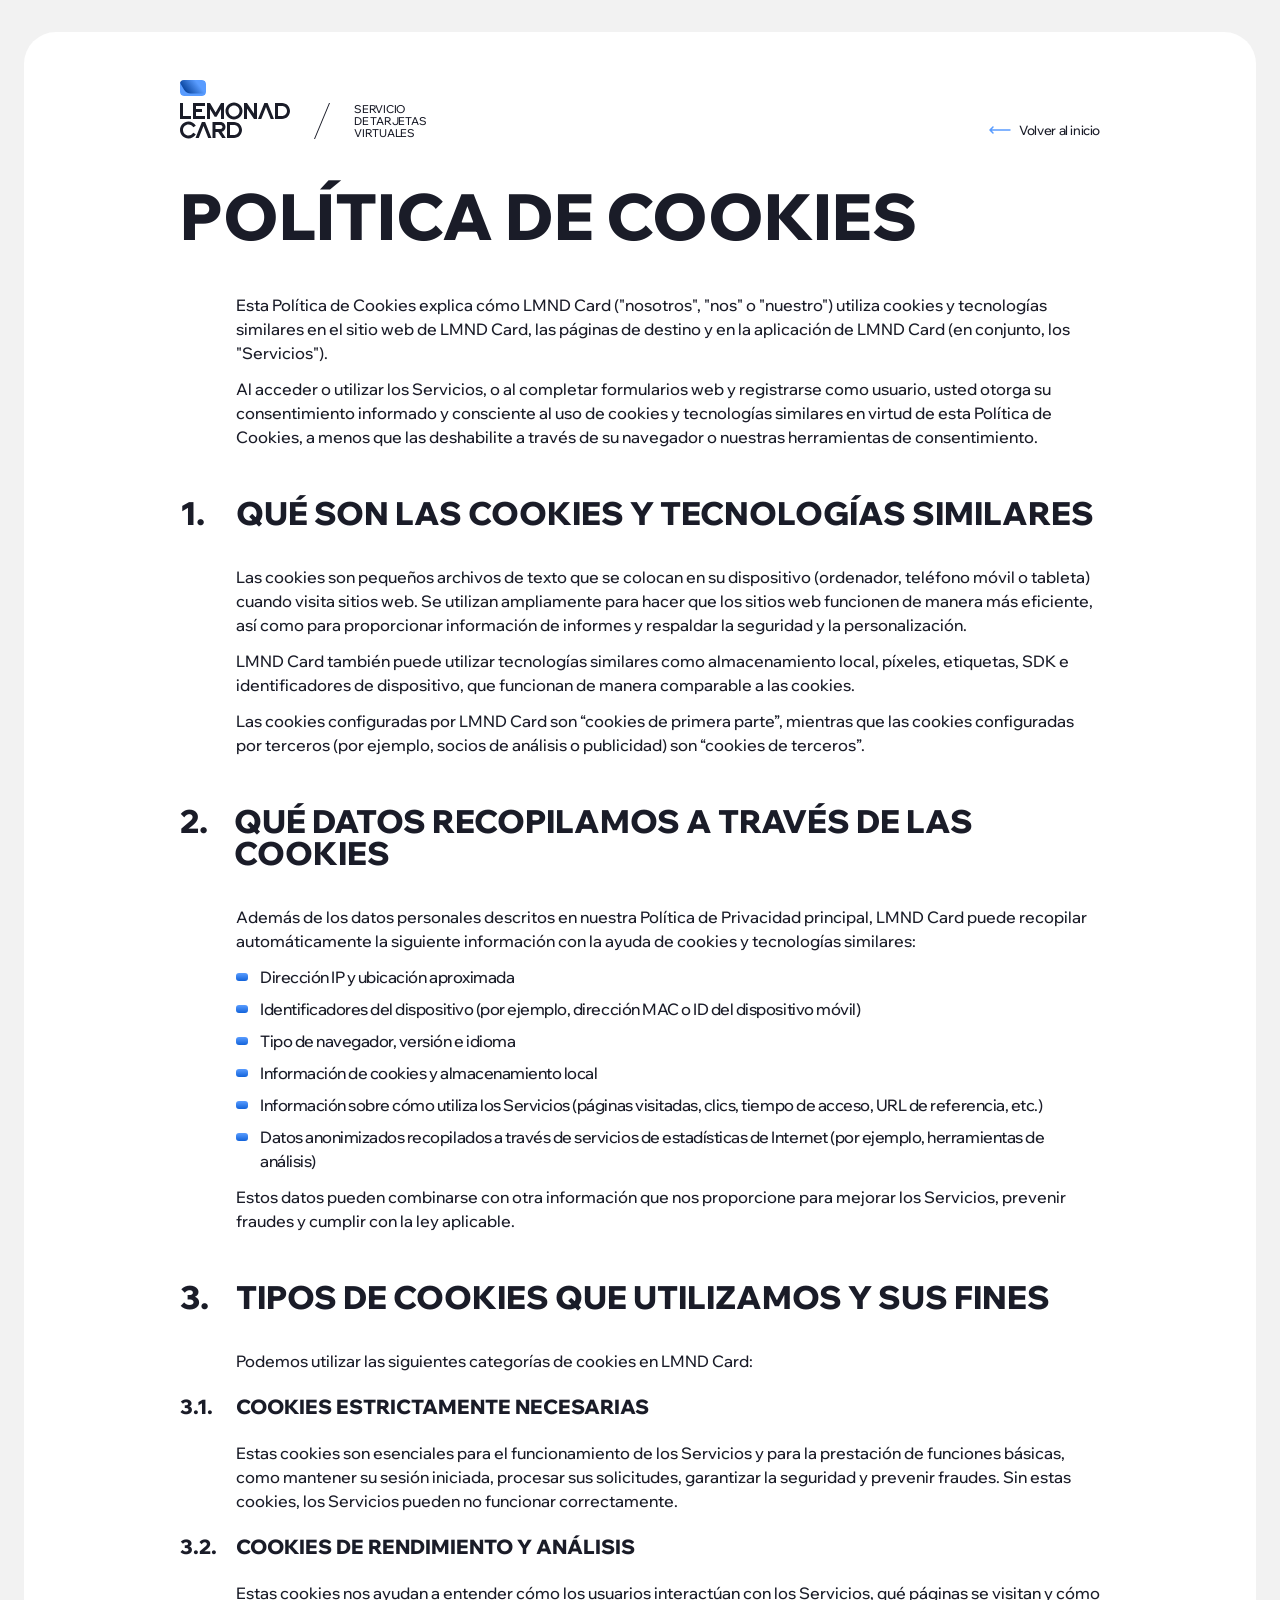
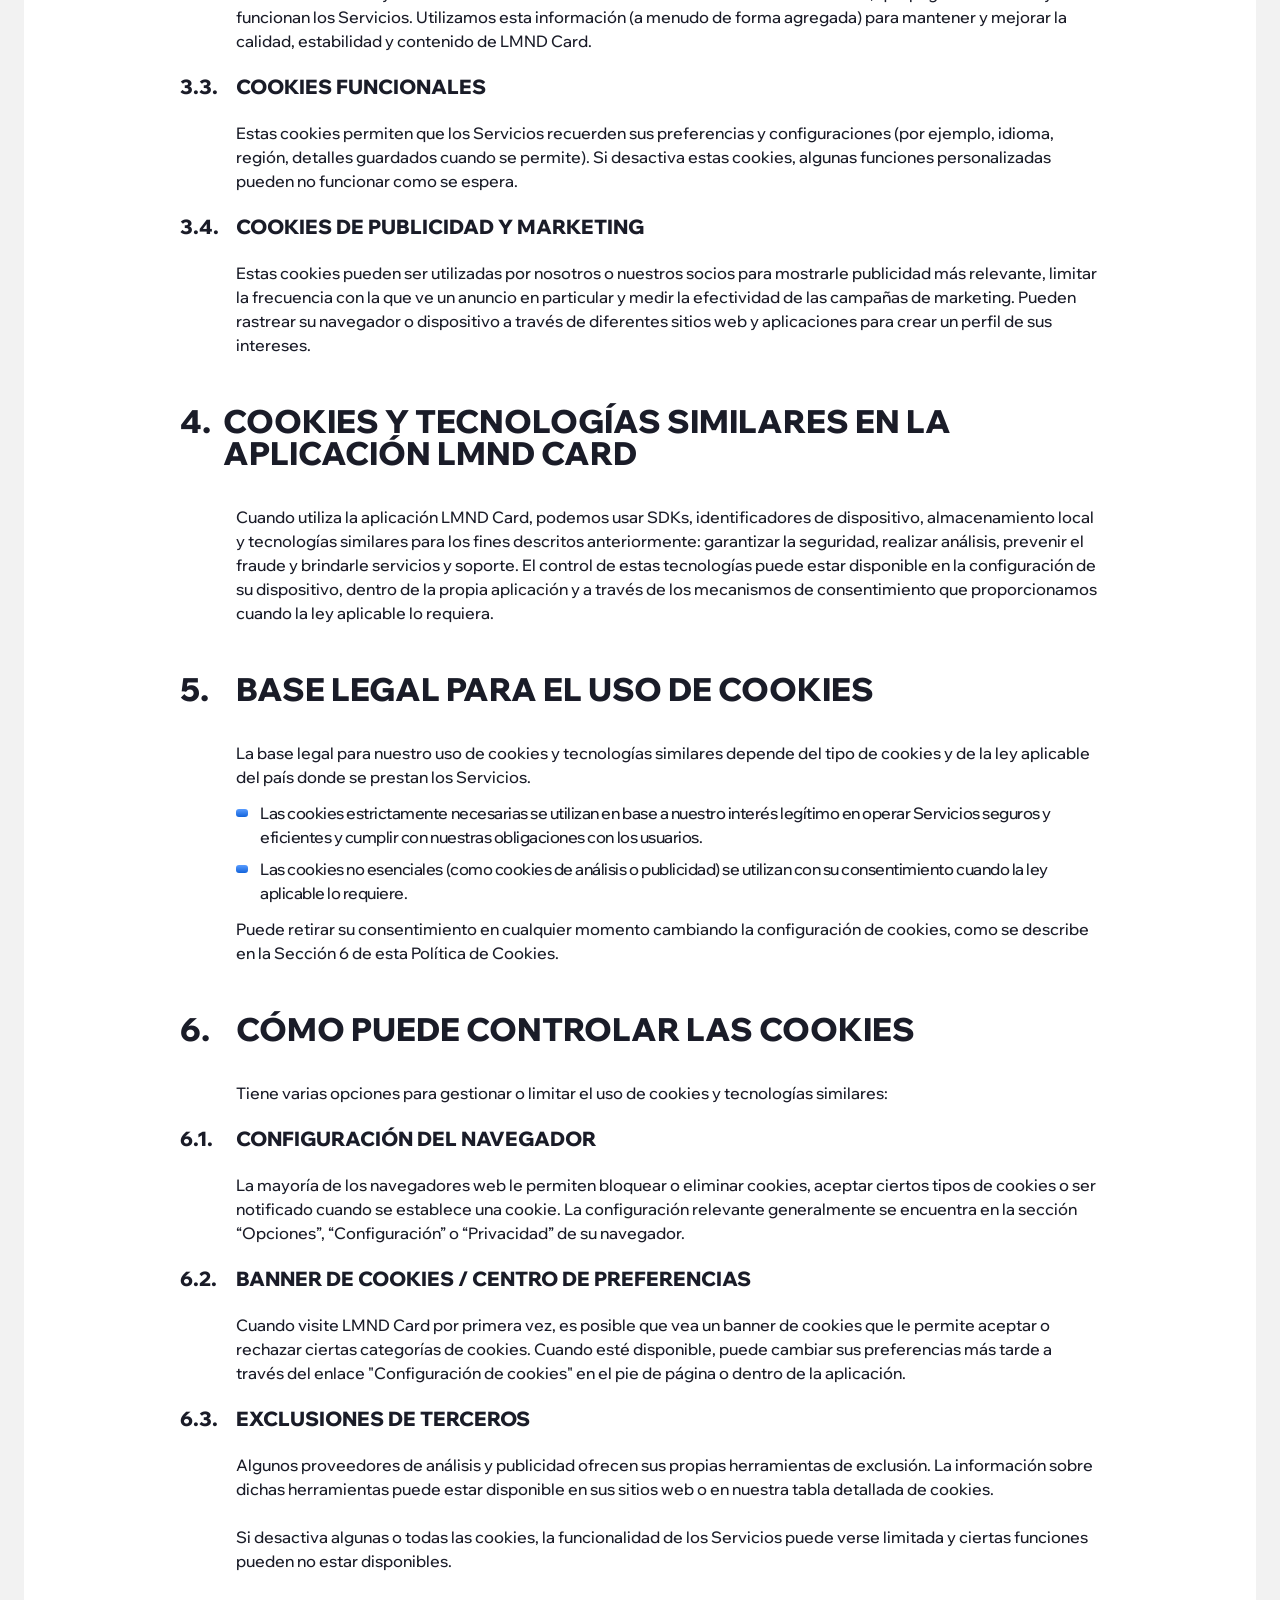
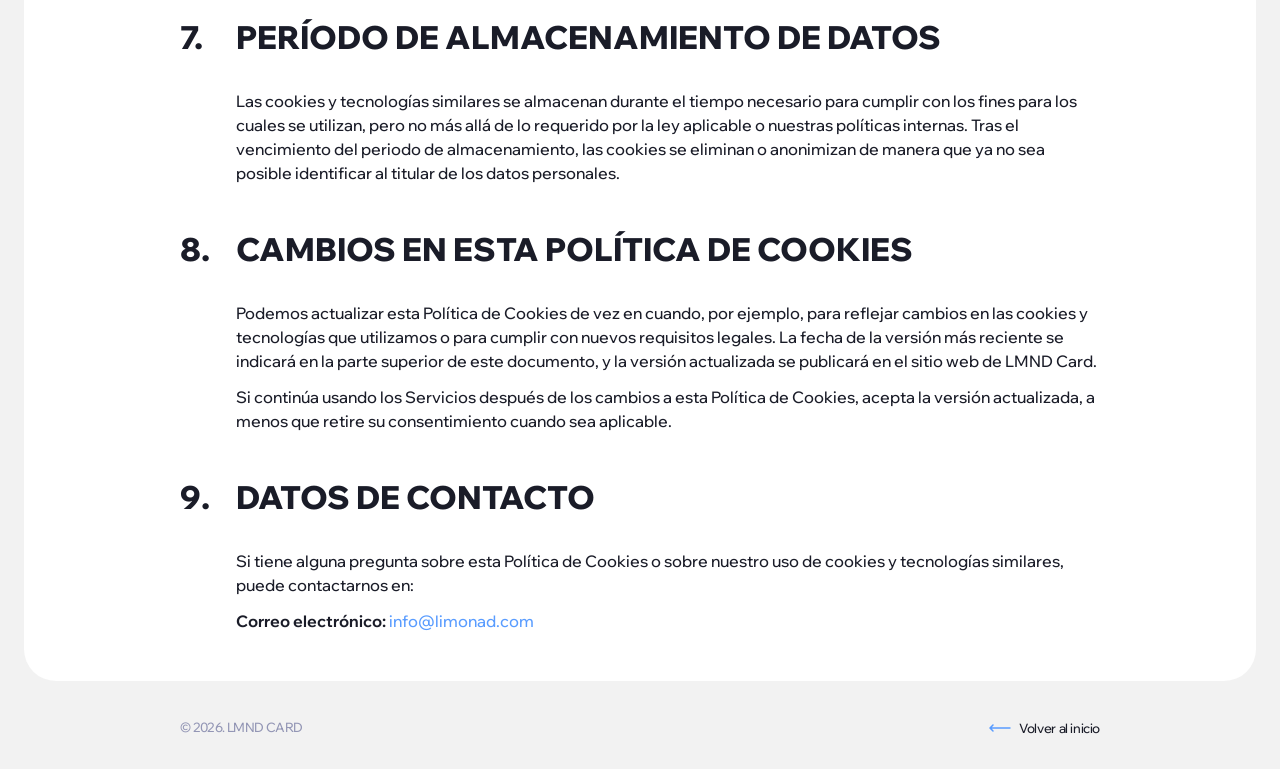
<file: cookie-policy-es.html>
<!DOCTYPE html>
<html lang="ru">

<head>
  <meta charset="UTF-8">
  <meta name="viewport"
    content="width=device-width, user-scalable=no, initial-scale=1.0, maximum-scale=1.0, minimum-scale=1.0">
  <meta http-equiv="X-UA-Compatible" content="ie=edge">
  <link rel="icon" type="image/png" sizes="32x32" href="/img/favicon/favicon-32.png">
  <link rel="icon" type="image/png" sizes="16x16" href="/img/favicon/favicon-16.png">
  <link rel="apple-touch-icon" sizes="180x180" href="/img/favicon/favicon-apple.png">
  <link rel="icon" type="image/x-icon" href="favicon.ico">
  <title>Lemonad Card — Servicio de tarjetas virtuales</title>
  <link rel="stylesheet" href="css/normalize.css">
  <script src="js/indexSecond.js" defer></script>
  <link rel="stylesheet" href="css/fonts.css">
  <link rel="stylesheet" href="css/style.css">
   <script src="js/utmSignUpLinks.js" defer></script>
</head>

<body class="page page--second">
  <div class="page-wrapper container">
    <div class="container-mini">
      <header class="header">
        <a class="controls__logo logo-main" href="/" style="margin: 0;">
          <div class="logo-main__wrapper">
            <img class="logo-main__all-img" src="/img/logo-footer.svg" alt width="110" height="59">
          </div>
          <span class="logo-main__split" style="color: var(--dark);">
            <svg width="16" height="36" viewBox="0 0 16 36" fill="none" xmlns="http://www.w3.org/2000/svg">
              <path d="M1 36H0L15 0H16L1 36Z" fill="currentColor" />
            </svg>
          </span>
          <p class="logo-main__text" style="color: var(--dark);">Servicio<br>
            de tarjetas<br>
            virtuales</p>
        </a>
        <a class="btn-back" href="/">
          <span class="btn-back__icon">
            <svg width="22" height="16" viewBox="0 0 22 16" fill="none" xmlns="http://www.w3.org/2000/svg">
              <path
                d="M4.53027 4.46979C4.23738 4.1769 3.76262 4.1769 3.46973 4.46979L0.469727 7.46979L0.417969 7.52643C0.391624 7.55873 0.371718 7.59469 0.351562 7.62995C0.336036 7.6571 0.319711 7.68381 0.307617 7.71296C0.286906 7.76295 0.272122 7.81466 0.262695 7.86725C0.254982 7.91039 0.25 7.95471 0.25 8.00007C0.250005 8.04345 0.255618 8.08565 0.262695 8.12702C0.263625 8.13245 0.262622 8.13821 0.263672 8.14362C0.272822 8.19076 0.286432 8.23727 0.304688 8.28229C0.305552 8.28442 0.307708 8.28602 0.308594 8.28815C0.328734 8.33642 0.354472 8.38136 0.383789 8.42389C0.395149 8.44037 0.405142 8.45798 0.417969 8.4737C0.433968 8.49331 0.451445 8.51206 0.469727 8.53034L3.46973 11.5303C3.76262 11.8232 4.23738 11.8232 4.53027 11.5303C4.82316 11.2375 4.82315 10.7627 4.53027 10.4698L2.81055 8.75007H21C21.4142 8.75007 21.75 8.41424 21.75 8.00007C21.75 7.58585 21.4142 7.25007 21 7.25007H2.81055L4.53027 5.53034C4.82316 5.23745 4.82315 4.76269 4.53027 4.46979Z"
                fill="#599CFF" />
            </svg>
          </span>
          <p class="btn-back__text">Volver <span>al inicio</span></p>
        </a>
      </header>

      <main class="main main--second">
        <h1 class="h1-second">Política de Cookies</h1>
        <div class="block__texts">
          <p>Esta Política de Cookies explica cómo LMND Card ("nosotros", "nos" o "nuestro") utiliza cookies y
            tecnologías similares en el sitio web de LMND Card, las páginas de destino y en la aplicación de LMND Card
            (en conjunto, los "Servicios").</p>
          <p>Al acceder o utilizar los Servicios, o al completar formularios web y registrarse como usuario, usted
            otorga su consentimiento informado y consciente al uso de cookies y tecnologías similares en virtud de esta
            Política de Cookies, a menos que las deshabilite a través de su navegador o nuestras herramientas de
            consentimiento.</p>
        </div>
        <div class="block">
          <h2 class="block__title"><span>1. </span><span>Qué son las cookies y tecnologías similares</span></h2>
          <div class="block__texts">
            <p>Las cookies son pequeños archivos de texto que se colocan en su dispositivo (ordenador, teléfono móvil o
              tableta) cuando visita sitios web. Se utilizan ampliamente para hacer que los sitios web funcionen de
              manera más eficiente, así como para proporcionar información de informes y respaldar la seguridad y la
              personalización.</p>
            <p>LMND Card también puede utilizar tecnologías similares como almacenamiento local, píxeles, etiquetas, SDK
              e identificadores de dispositivo, que funcionan de manera comparable a las cookies.</p>
            <p>Las cookies configuradas por LMND Card son “cookies de primera parte”, mientras que las cookies
              configuradas por terceros (por ejemplo, socios de análisis o publicidad) son “cookies de terceros”.</p>
          </div>
        </div>
        <div class="block">
          <h2 class="block__title"><span>2. </span><span>Qué datos recopilamos a través de las cookies</span></h2>
          <div class="block__content-list">
            <p>Además de los datos personales descritos en nuestra Política de Privacidad principal, LMND Card puede
              recopilar automáticamente la siguiente información con la ayuda de cookies y tecnologías similares:</p>
            <ul>
              <li>Dirección IP y ubicación aproximada</li>
              <li>Identificadores del dispositivo (por ejemplo, dirección MAC o ID del dispositivo móvil)</li>
              <li>Tipo de navegador, versión e idioma</li>
              <li>Información de cookies y almacenamiento local</li>
              <li>Información sobre cómo utiliza los Servicios (páginas visitadas, clics, tiempo de acceso, URL de referencia, etc.)</li>
              <li>Datos anonimizados recopilados a través de servicios de estadísticas de Internet (por ejemplo, herramientas de análisis)</li>
            </ul>
            <p>Estos datos pueden combinarse con otra información que nos proporcione para mejorar los Servicios, prevenir fraudes y cumplir con la ley aplicable.</p>
          </div>
        </div>
        <div class="block">
          <h2 class="block__title"><span>3. </span><span>Tipos de cookies que utilizamos y sus fines</span></h2>
          <div class="block__texts">
            <p>Podemos utilizar las siguientes categorías de cookies en LMND Card:</p>
          </div>
          <h3 class="block__subtitle"><span>3.1. </span><span>Cookies estrictamente necesarias</span></h3>
          <div class="block__texts">
            <p>Estas cookies son esenciales para el funcionamiento de los Servicios y para la prestación de funciones básicas, como mantener su sesión iniciada, procesar sus solicitudes, garantizar la seguridad y prevenir fraudes. Sin estas cookies, los Servicios pueden no funcionar correctamente.</p>
          </div>
          <h3 class="block__subtitle"><span>3.2. </span><span>Cookies de rendimiento y análisis</span></h3>
          <div class="block__texts">
            <p>Estas cookies nos ayudan a entender cómo los usuarios interactúan con los Servicios, qué páginas se visitan y cómo funcionan los Servicios. Utilizamos esta información (a menudo de forma agregada) para mantener y mejorar la calidad, estabilidad y contenido de LMND Card.</p>
          </div>
          <h3 class="block__subtitle"><span>3.3. </span><span>Cookies funcionales</span></h3>
          <div class="block__texts">
            <p>Estas cookies permiten que los Servicios recuerden sus preferencias y configuraciones (por ejemplo, idioma, región, detalles guardados cuando se permite). Si desactiva estas cookies, algunas funciones personalizadas pueden no funcionar como se espera.</p>
          </div>
          <h3 class="block__subtitle"><span>3.4. </span><span>Cookies de publicidad y marketing</span></h3>
          <div class="block__texts">
            <p>Estas cookies pueden ser utilizadas por nosotros o nuestros socios para mostrarle publicidad más relevante, limitar la frecuencia con la que ve un anuncio en particular y medir la efectividad de las campañas de marketing. Pueden rastrear su navegador o dispositivo a través de diferentes sitios web y aplicaciones para crear un perfil de sus intereses.</p>
          </div>
        </div>
        <div class="block">
          <h2 class="block__title"><span>4. </span><span>Cookies y tecnologías similares en la aplicación LMND Card</span></h2>
          <div class="block__texts">
            <p>Cuando utiliza la aplicación LMND Card, podemos usar SDKs, identificadores de dispositivo, almacenamiento local y tecnologías similares para los fines descritos anteriormente: garantizar la seguridad, realizar análisis, prevenir el fraude y brindarle servicios y soporte. El control de estas tecnologías puede estar disponible en la configuración de su dispositivo, dentro de la propia aplicación y a través de los mecanismos de consentimiento que proporcionamos cuando la ley aplicable lo requiera.</p>
          </div>
        </div>
        <div class="block">
          <h2 class="block__title"><span>5. </span><span>Base legal para el uso de cookies</span></h2>
          <div class="block__content-list">
            <p>La base legal para nuestro uso de cookies y tecnologías similares depende del tipo de cookies y de la ley aplicable del país donde se prestan los Servicios.</p>
            <ul>
              <li>Las cookies estrictamente necesarias se utilizan en base a nuestro interés legítimo en operar Servicios seguros y eficientes y cumplir con nuestras obligaciones con los usuarios.</li>
              <li>Las cookies no esenciales (como cookies de análisis o publicidad) se utilizan con su consentimiento cuando la ley aplicable lo requiere.</li>
            </ul>
            <p>Puede retirar su consentimiento en cualquier momento cambiando la configuración de cookies, como se describe en la Sección 6 de esta Política de Cookies.</p>
          </div>
        </div>
        <div class="block">
          <h2 class="block__title"><span>6. </span><span>Cómo puede controlar las cookies</span></h2>
          <div class="block__texts">
            <p>Tiene varias opciones para gestionar o limitar el uso de cookies y tecnologías similares:</p>
          </div>
          <h3 class="block__subtitle"><span>6.1. </span><span>Configuración del navegador</span></h3>
          <div class="block__texts">
            <p>La mayoría de los navegadores web le permiten bloquear o eliminar cookies, aceptar ciertos tipos de cookies o ser notificado cuando se establece una cookie. La configuración relevante generalmente se encuentra en la sección “Opciones”, “Configuración” o “Privacidad” de su navegador.</p>
          </div>
          <h3 class="block__subtitle"><span>6.2. </span><span>Banner de cookies / centro de preferencias</span></h3>
          <div class="block__texts">
            <p>Cuando visite LMND Card por primera vez, es posible que vea un banner de cookies que le permite aceptar o rechazar ciertas categorías de cookies. Cuando esté disponible, puede cambiar sus preferencias más tarde a través del enlace "Configuración de cookies" en el pie de página o dentro de la aplicación.</p>
          </div>
          <h3 class="block__subtitle"><span>6.3. </span><span>Exclusiones de terceros</span></h3>
          <div class="block__texts">
            <p>Algunos proveedores de análisis y publicidad ofrecen sus propias herramientas de exclusión. La información sobre dichas herramientas puede estar disponible en sus sitios web o en nuestra tabla detallada de cookies.</p>
          </div>
          <div class="block__texts">
            <p>Si desactiva algunas o todas las cookies, la funcionalidad de los Servicios puede verse limitada y ciertas funciones pueden no estar disponibles.</p>
          </div>
        </div>
        <div class="block">
          <h2 class="block__title"><span>7. </span><span>Período de almacenamiento de datos</span></h2>
          <div class="block__texts">
            <p>Las cookies y tecnologías similares se almacenan durante el tiempo necesario para cumplir con los fines para los cuales se utilizan, pero no más allá de lo requerido por la ley aplicable o nuestras políticas internas. Tras el vencimiento del periodo de almacenamiento, las cookies se eliminan o anonimizan de manera que ya no sea posible identificar al titular de los datos personales.</p>
          </div>
        </div>
        <div class="block">
          <h2 class="block__title"><span>8. </span><span>Cambios en esta Política de Cookies</span></h2>
          <div class="block__texts">
            <p>Podemos actualizar esta Política de Cookies de vez en cuando, por ejemplo, para reflejar cambios en las cookies y tecnologías que utilizamos o para cumplir con nuevos requisitos legales. La fecha de la versión más reciente se indicará en la parte superior de este documento, y la versión actualizada se publicará en el sitio web de LMND Card.</p>
            <p>Si continúa usando los Servicios después de los cambios a esta Política de Cookies, acepta la versión actualizada, a menos que retire su consentimiento cuando sea aplicable.</p>
          </div>
        </div>
        <div class="block">
          <h2 class="block__title"><span>9. </span><span>Datos de contacto</span></h2>
          <div class="block__texts">
            <p>Si tiene alguna pregunta sobre esta Política de Cookies o sobre nuestro uso de cookies y tecnologías similares, puede contactarnos en:</p>
            <p><strong>Correo electrónico: </strong><a href="mailto:info@limonad.com">info@limonad.com</a></p>
          </div>
        </div>
      </main>
    </div>
  </div>
  <footer class="footer container-mini">
    <span class="text-light">© 2026. LMND CARD</span>
    <a class="btn-back" href="/">
      <span class="btn-back__icon">
        <svg width="22" height="16" viewBox="0 0 22 16" fill="none" xmlns="http://www.w3.org/2000/svg">
          <path
            d="M4.53027 4.46979C4.23738 4.1769 3.76262 4.1769 3.46973 4.46979L0.469727 7.46979L0.417969 7.52643C0.391624 7.55873 0.371718 7.59469 0.351562 7.62995C0.336036 7.6571 0.319711 7.68381 0.307617 7.71296C0.286906 7.76295 0.272122 7.81466 0.262695 7.86725C0.254982 7.91039 0.25 7.95471 0.25 8.00007C0.250005 8.04345 0.255618 8.08565 0.262695 8.12702C0.263625 8.13245 0.262622 8.13821 0.263672 8.14362C0.272822 8.19076 0.286432 8.23727 0.304688 8.28229C0.305552 8.28442 0.307708 8.28602 0.308594 8.28815C0.328734 8.33642 0.354472 8.38136 0.383789 8.42389C0.395149 8.44037 0.405142 8.45798 0.417969 8.4737C0.433968 8.49331 0.451445 8.51206 0.469727 8.53034L3.46973 11.5303C3.76262 11.8232 4.23738 11.8232 4.53027 11.5303C4.82316 11.2375 4.82315 10.7627 4.53027 10.4698L2.81055 8.75007H21C21.4142 8.75007 21.75 8.41424 21.75 8.00007C21.75 7.58585 21.4142 7.25007 21 7.25007H2.81055L4.53027 5.53034C4.82316 5.23745 4.82315 4.76269 4.53027 4.46979Z"
            fill="#599CFF" />
        </svg>
      </span>
      <p class="btn-back__text">Volver <span>al inicio</span></p>
    </a>
  </footer>
  <button class="base-btn btn-scroll btn-scroll--second" type="button">
    <span class="icon-up">
      <svg width="16" height="22" viewBox="0 0 16 22" fill="none" xmlns="http://www.w3.org/2000/svg">
        <path
          d="M7.75 5L7.82715 5.00391C7.84559 5.00579 7.86381 5.00852 7.88184 5.01172C7.88737 5.0127 7.89293 5.01354 7.89844 5.01465C7.91181 5.01733 7.92439 5.02298 7.9375 5.02637C7.97073 5.03494 8.0041 5.04344 8.03613 5.05664C8.06527 5.06868 8.09198 5.08512 8.11914 5.10059C8.17626 5.1331 8.23155 5.171 8.28027 5.21973L11.2803 8.21973C11.5732 8.51262 11.5732 8.98738 11.2803 9.28027C10.9874 9.57314 10.5126 9.57316 10.2197 9.28027L8.5 7.56055V16.75C8.5 17.1642 8.16421 17.5 7.75 17.5C7.33579 17.5 7 17.1642 7 16.75V7.56055L5.28027 9.28027C4.98738 9.57314 4.51261 9.57316 4.21973 9.28027C3.92687 8.98739 3.92687 8.51261 4.21973 8.21973L7.21973 5.21973C7.25154 5.18791 7.28565 5.15967 7.32129 5.13477C7.36392 5.10501 7.40954 5.07909 7.45801 5.05859L7.46777 5.05469C7.49822 5.04234 7.53 5.03455 7.56152 5.02637C7.57463 5.02296 7.58722 5.01735 7.60059 5.01465C7.60609 5.01353 7.61166 5.01271 7.61719 5.01172C7.66029 5.00402 7.70468 5 7.75 5Z"
          fill="#1A1C28" />
        <path
          d="M14.75 0C15.1642 1.60023e-08 15.5 0.335786 15.5 0.75C15.5 1.16421 15.1642 1.5 14.75 1.5H0.75C0.335786 1.5 1.67194e-08 1.16421 0 0.75C-1.67194e-08 0.335786 0.335786 1.67194e-08 0.75 0H14.75Z"
          fill="#1A1C28" />
      </svg>
    </span>
  </button>
</body>

</html>
</file>
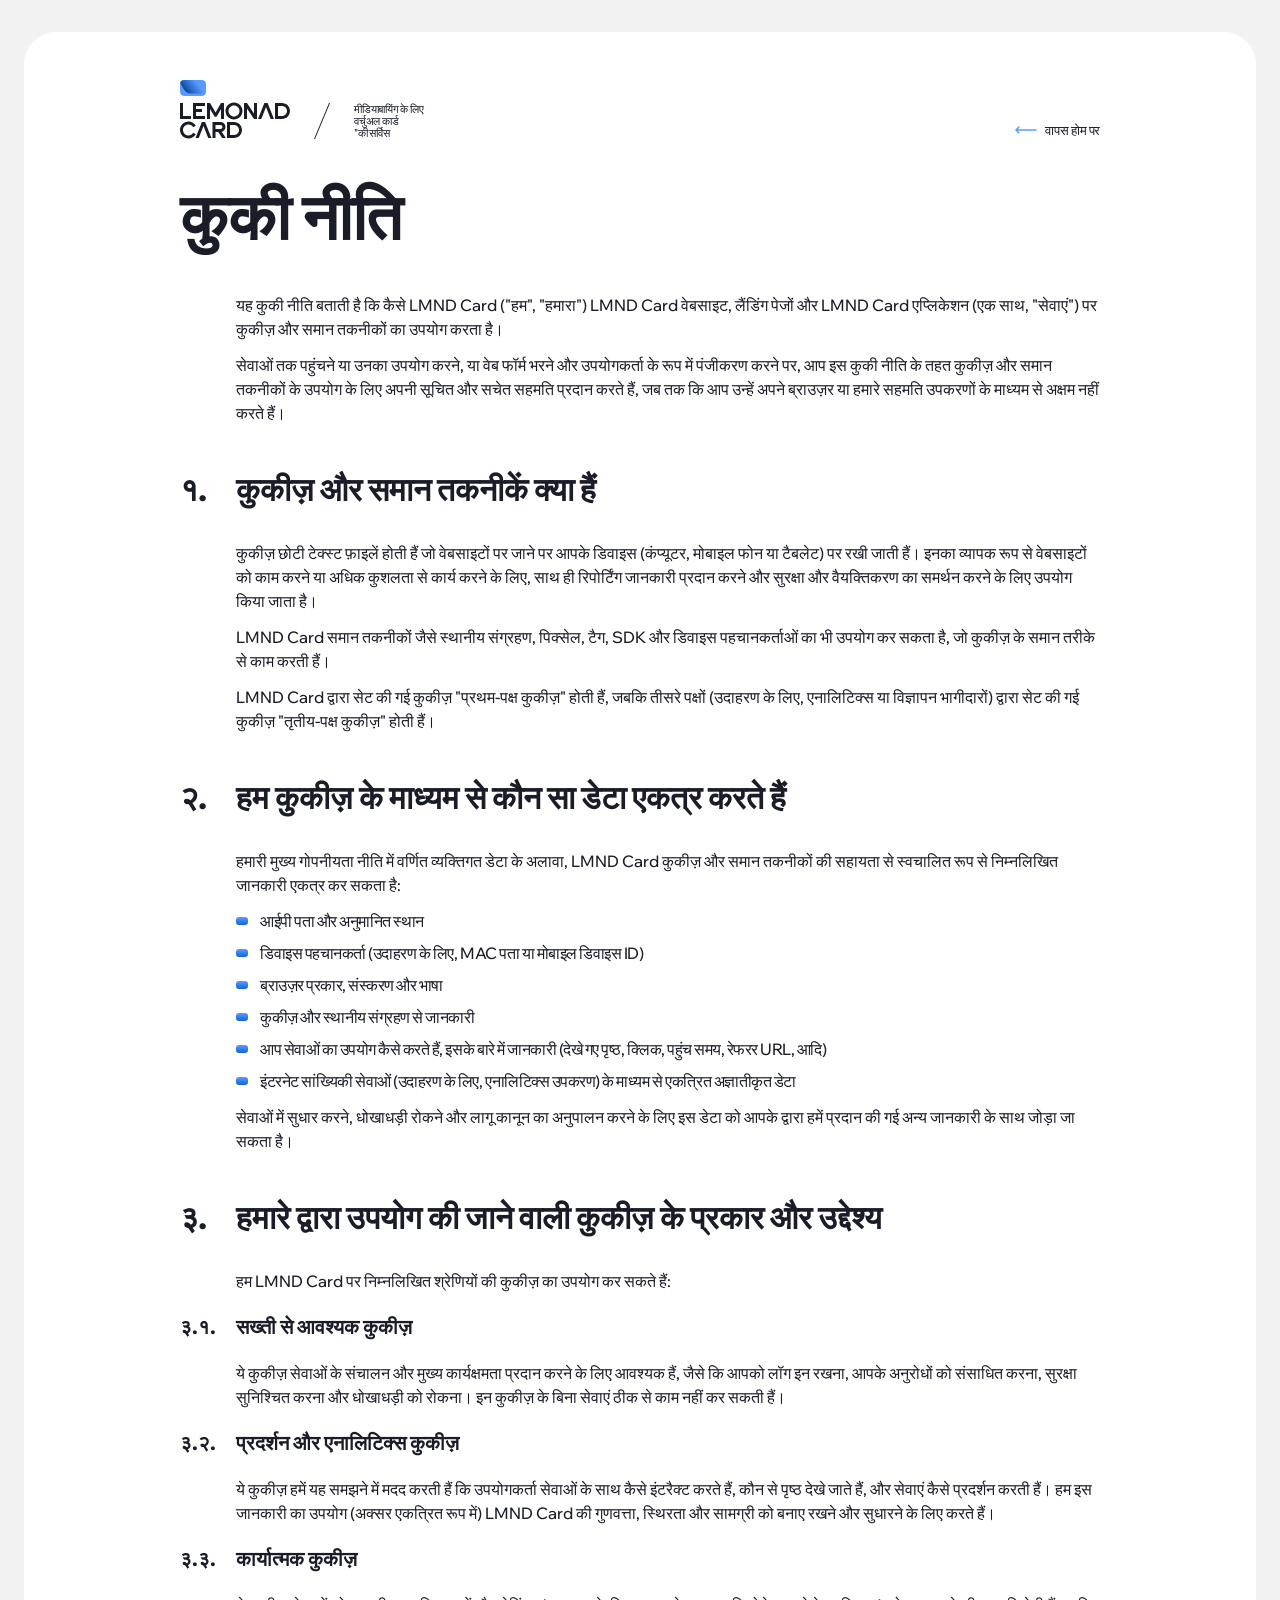
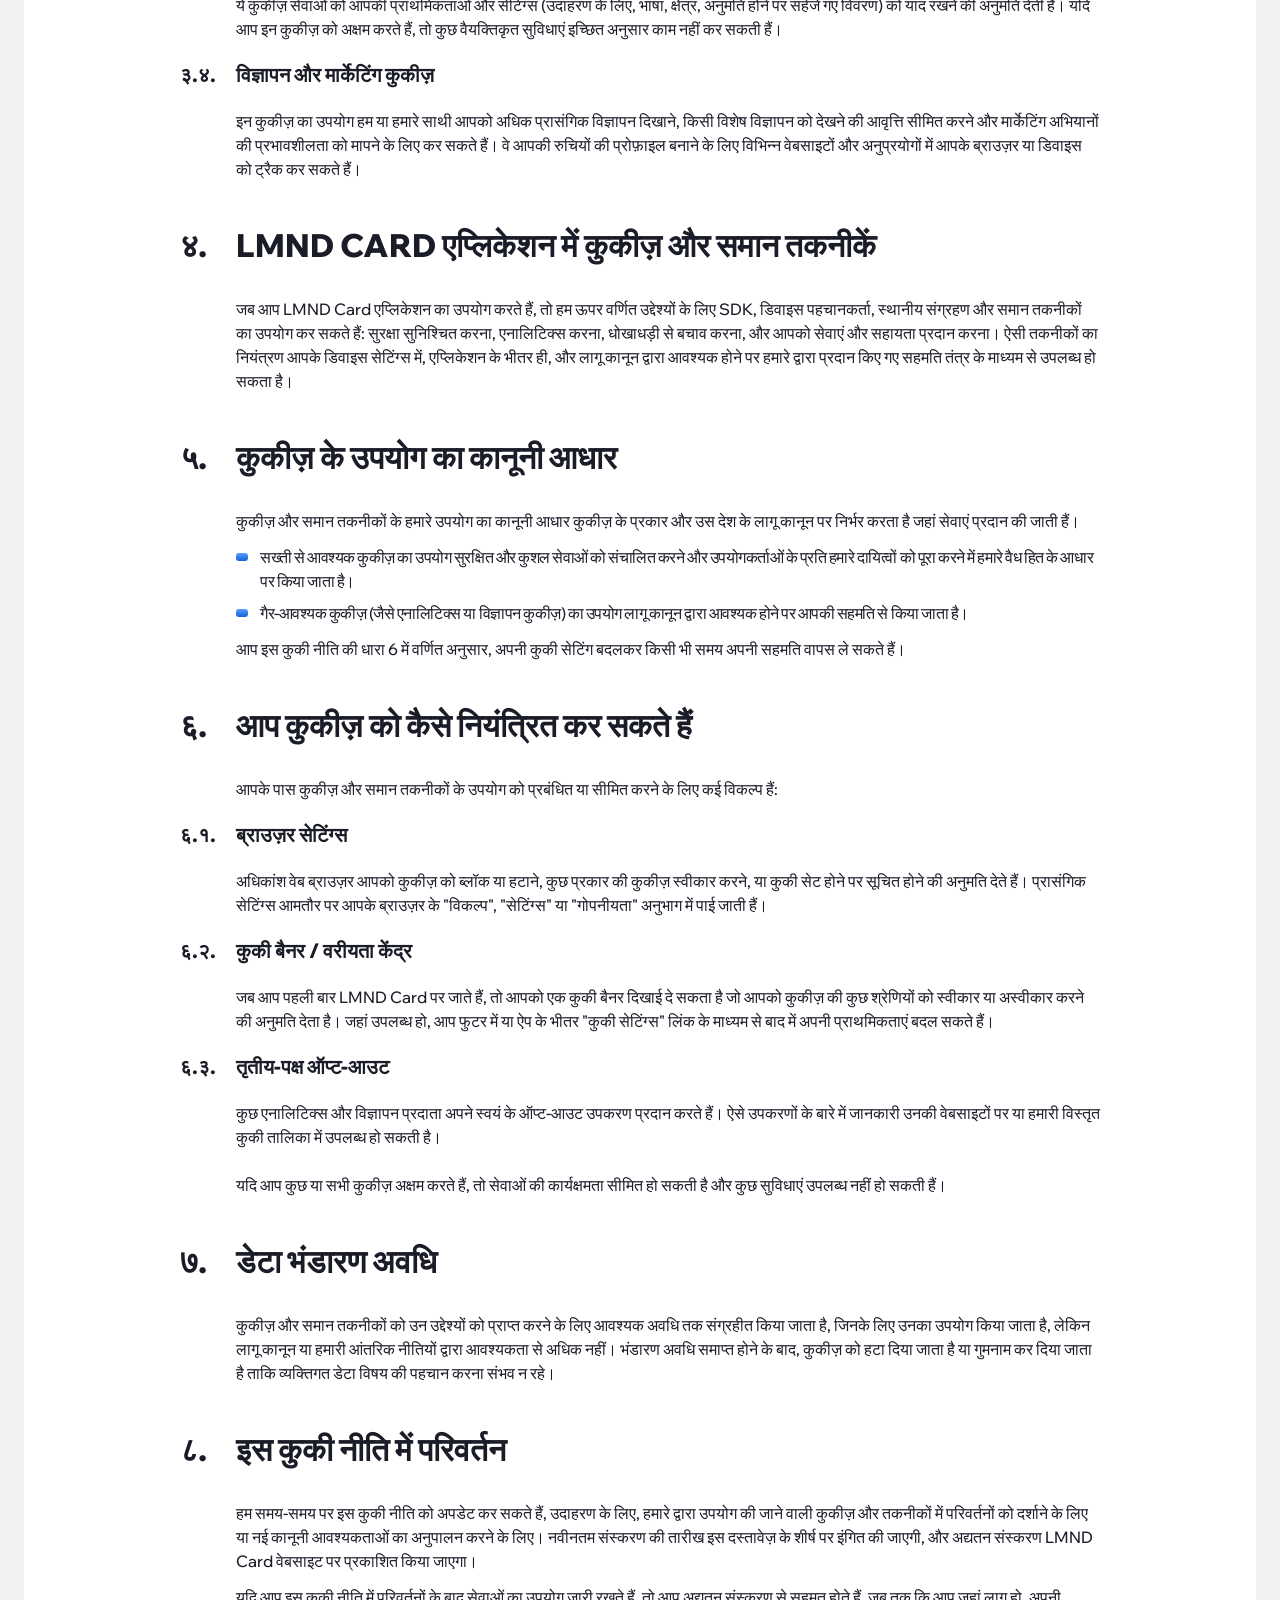
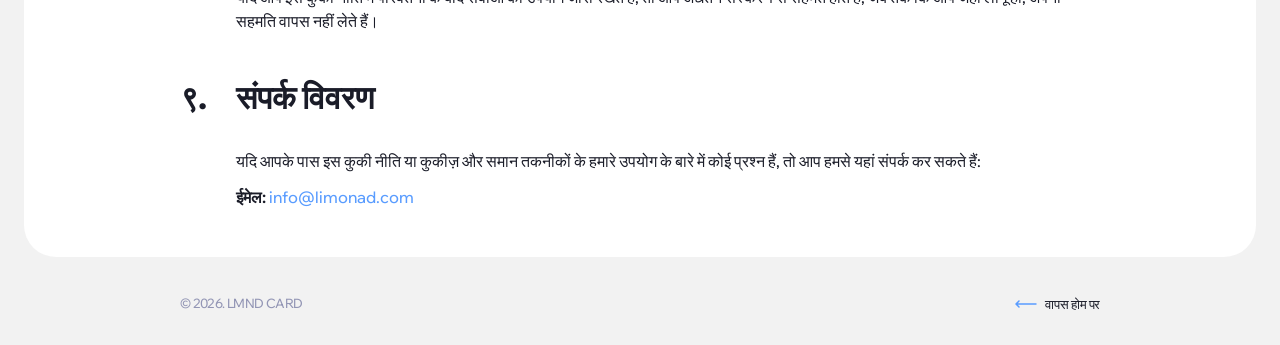
<file: cookie-policy-hi.html>
<!DOCTYPE html>
<html lang="ru">

<head>
  <meta charset="UTF-8">
  <meta name="viewport"
    content="width=device-width, user-scalable=no, initial-scale=1.0, maximum-scale=1.0, minimum-scale=1.0">
  <meta http-equiv="X-UA-Compatible" content="ie=edge">
  <link rel="icon" type="image/png" sizes="32x32" href="/img/favicon/favicon-32.png">
  <link rel="icon" type="image/png" sizes="16x16" href="/img/favicon/favicon-16.png">
  <link rel="apple-touch-icon" sizes="180x180" href="/img/favicon/favicon-apple.png">
  <link rel="icon" type="image/x-icon" href="favicon.ico">
  <title>Lemonad Card — मीडियाबायिंग के लिए वर्चुअल कार्ड "की सर्विस</title>
  <link rel="stylesheet" href="css/normalize.css">
  <script src="js/indexSecond.js" defer></script>
  <link rel="stylesheet" href="css/fonts.css">
  <link rel="stylesheet" href="css/style.css">
   <script src="js/utmSignUpLinks.js" defer></script>
</head>

<body class="page page--second">
  <div class="page-wrapper container">
    <div class="container-mini">
      <header class="header">
        <a class="controls__logo logo-main" href="/" style="margin: 0;">
          <div class="logo-main__wrapper">
            <img class="logo-main__all-img" src="/img/logo-footer.svg" alt width="110" height="59">
          </div>
          <span class="logo-main__split" style="color: var(--dark);">
            <svg width="16" height="36" viewBox="0 0 16 36" fill="none" xmlns="http://www.w3.org/2000/svg">
              <path d="M1 36H0L15 0H16L1 36Z" fill="currentColor" />
            </svg>
          </span>
          <p class="logo-main__text" style="color: var(--dark);">मीडियाबायिंग के लिए
            <br>
            वर्चुअल कार्ड<br>
            "की सर्विस            
          </p>
        </a>
        <a class="btn-back" href="/">
          <span class="btn-back__icon">
            <svg width="22" height="16" viewBox="0 0 22 16" fill="none" xmlns="http://www.w3.org/2000/svg">
              <path
                d="M4.53027 4.46979C4.23738 4.1769 3.76262 4.1769 3.46973 4.46979L0.469727 7.46979L0.417969 7.52643C0.391624 7.55873 0.371718 7.59469 0.351562 7.62995C0.336036 7.6571 0.319711 7.68381 0.307617 7.71296C0.286906 7.76295 0.272122 7.81466 0.262695 7.86725C0.254982 7.91039 0.25 7.95471 0.25 8.00007C0.250005 8.04345 0.255618 8.08565 0.262695 8.12702C0.263625 8.13245 0.262622 8.13821 0.263672 8.14362C0.272822 8.19076 0.286432 8.23727 0.304688 8.28229C0.305552 8.28442 0.307708 8.28602 0.308594 8.28815C0.328734 8.33642 0.354472 8.38136 0.383789 8.42389C0.395149 8.44037 0.405142 8.45798 0.417969 8.4737C0.433968 8.49331 0.451445 8.51206 0.469727 8.53034L3.46973 11.5303C3.76262 11.8232 4.23738 11.8232 4.53027 11.5303C4.82316 11.2375 4.82315 10.7627 4.53027 10.4698L2.81055 8.75007H21C21.4142 8.75007 21.75 8.41424 21.75 8.00007C21.75 7.58585 21.4142 7.25007 21 7.25007H2.81055L4.53027 5.53034C4.82316 5.23745 4.82315 4.76269 4.53027 4.46979Z"
                fill="#599CFF" />
            </svg>
          </span>
          <p class="btn-back__text">वापस <span>होम पर</span></p>
        </a>
      </header>

      <main class="main main--second">
        <h1 class="h1-second">कुकी नीति</h1>
        <div class="block__texts">
          <p>यह कुकी नीति बताती है कि कैसे LMND Card ("हम", "हमारा") LMND Card वेबसाइट, लैंडिंग पेजों और LMND Card एप्लिकेशन (एक साथ, "सेवाएं") पर कुकीज़ और समान तकनीकों का उपयोग करता है।</p>
          <p>सेवाओं तक पहुंचने या उनका उपयोग करने, या वेब फॉर्म भरने और उपयोगकर्ता के रूप में पंजीकरण करने पर, आप इस कुकी नीति के तहत कुकीज़ और समान तकनीकों के उपयोग के लिए अपनी सूचित और सचेत सहमति प्रदान करते हैं, जब तक कि आप उन्हें अपने ब्राउज़र या हमारे सहमति उपकरणों के माध्यम से अक्षम नहीं करते हैं।</p>
        </div>
        <div class="block">
          <h2 class="block__title"><span>१. </span><span>कुकीज़ और समान तकनीकें क्या हैं</span></h2>
          <div class="block__texts">
            <p>कुकीज़ छोटी टेक्स्ट फ़ाइलें होती हैं जो वेबसाइटों पर जाने पर आपके डिवाइस (कंप्यूटर, मोबाइल फोन या टैबलेट) पर रखी जाती हैं। इनका व्यापक रूप से वेबसाइटों को काम करने या अधिक कुशलता से कार्य करने के लिए, साथ ही रिपोर्टिंग जानकारी प्रदान करने और सुरक्षा और वैयक्तिकरण का समर्थन करने के लिए उपयोग किया जाता है।</p>
            <p>LMND Card समान तकनीकों जैसे स्थानीय संग्रहण, पिक्सेल, टैग, SDK और डिवाइस पहचानकर्ताओं का भी उपयोग कर सकता है, जो कुकीज़ के समान तरीके से काम करती हैं।</p>
            <p>LMND Card द्वारा सेट की गई कुकीज़ "प्रथम-पक्ष कुकीज़" होती हैं, जबकि तीसरे पक्षों (उदाहरण के लिए, एनालिटिक्स या विज्ञापन भागीदारों) द्वारा सेट की गई कुकीज़ "तृतीय-पक्ष कुकीज़" होती हैं।</p>
          </div>
        </div>
        <div class="block">
          <h2 class="block__title"><span>२. </span><span>हम कुकीज़ के माध्यम से कौन सा डेटा एकत्र करते हैं</span></h2>
          <div class="block__content-list">
            <p>हमारी मुख्य गोपनीयता नीति में वर्णित व्यक्तिगत डेटा के अलावा, LMND Card कुकीज़ और समान तकनीकों की सहायता से स्वचालित रूप से निम्नलिखित जानकारी एकत्र कर सकता है:</p>
            <ul>
              <li>आईपी पता और अनुमानित स्थान</li>
              <li>डिवाइस पहचानकर्ता (उदाहरण के लिए, MAC पता या मोबाइल डिवाइस ID)</li>
              <li>ब्राउज़र प्रकार, संस्करण और भाषा</li>
              <li>कुकीज़ और स्थानीय संग्रहण से जानकारी</li>
              <li>आप सेवाओं का उपयोग कैसे करते हैं, इसके बारे में जानकारी (देखे गए पृष्ठ, क्लिक, पहुंच समय, रेफरर URL, आदि)</li>
              <li>इंटरनेट सांख्यिकी सेवाओं (उदाहरण के लिए, एनालिटिक्स उपकरण) के माध्यम से एकत्रित अज्ञातीकृत डेटा</li>
            </ul>
            <p>सेवाओं में सुधार करने, धोखाधड़ी रोकने और लागू कानून का अनुपालन करने के लिए इस डेटा को आपके द्वारा हमें प्रदान की गई अन्य जानकारी के साथ जोड़ा जा सकता है।</p>
          </div>
        </div>
        <div class="block">
          <h2 class="block__title"><span>३. </span><span>हमारे द्वारा उपयोग की जाने वाली कुकीज़ के प्रकार और उद्देश्य</span></h2>
          <div class="block__texts">
            <p>हम LMND Card पर निम्नलिखित श्रेणियों की कुकीज़ का उपयोग कर सकते हैं:</p>
          </div>
          <h3 class="block__subtitle"><span>३.१. </span><span>सख्ती से आवश्यक कुकीज़</span></h3>
          <div class="block__texts">
            <p>ये कुकीज़ सेवाओं के संचालन और मुख्य कार्यक्षमता प्रदान करने के लिए आवश्यक हैं, जैसे कि आपको लॉग इन रखना, आपके अनुरोधों को संसाधित करना, सुरक्षा सुनिश्चित करना और धोखाधड़ी को रोकना। इन कुकीज़ के बिना सेवाएं ठीक से काम नहीं कर सकती हैं।</p>
          </div>
          <h3 class="block__subtitle"><span>३.२. </span><span>प्रदर्शन और एनालिटिक्स कुकीज़</span></h3>
          <div class="block__texts">
            <p>ये कुकीज़ हमें यह समझने में मदद करती हैं कि उपयोगकर्ता सेवाओं के साथ कैसे इंटरैक्ट करते हैं, कौन से पृष्ठ देखे जाते हैं, और सेवाएं कैसे प्रदर्शन करती हैं। हम इस जानकारी का उपयोग (अक्सर एकत्रित रूप में) LMND Card की गुणवत्ता, स्थिरता और सामग्री को बनाए रखने और सुधारने के लिए करते हैं।</p>
          </div>
          <h3 class="block__subtitle"><span>३.३. </span><span>कार्यात्मक कुकीज़</span></h3>
          <div class="block__texts">
            <p>ये कुकीज़ सेवाओं को आपकी प्राथमिकताओं और सेटिंग्स (उदाहरण के लिए, भाषा, क्षेत्र, अनुमति होने पर सहेजे गए विवरण) को याद रखने की अनुमति देती हैं। यदि आप इन कुकीज़ को अक्षम करते हैं, तो कुछ वैयक्तिकृत सुविधाएं इच्छित अनुसार काम नहीं कर सकती हैं।</p>
          </div>
          <h3 class="block__subtitle"><span>३.४. </span><span>विज्ञापन और मार्केटिंग कुकीज़</span></h3>
          <div class="block__texts">
            <p>इन कुकीज़ का उपयोग हम या हमारे साथी आपको अधिक प्रासंगिक विज्ञापन दिखाने, किसी विशेष विज्ञापन को देखने की आवृत्ति सीमित करने और मार्केटिंग अभियानों की प्रभावशीलता को मापने के लिए कर सकते हैं। वे आपकी रुचियों की प्रोफ़ाइल बनाने के लिए विभिन्न वेबसाइटों और अनुप्रयोगों में आपके ब्राउज़र या डिवाइस को ट्रैक कर सकते हैं।</p>
          </div>
        </div>
        <div class="block">
          <h2 class="block__title"><span>४. </span><span>LMND Card एप्लिकेशन में कुकीज़ और समान तकनीकें</span></h2>
          <div class="block__texts">
            <p>जब आप LMND Card एप्लिकेशन का उपयोग करते हैं, तो हम ऊपर वर्णित उद्देश्यों के लिए SDK, डिवाइस पहचानकर्ता, स्थानीय संग्रहण और समान तकनीकों का उपयोग कर सकते हैं: सुरक्षा सुनिश्चित करना, एनालिटिक्स करना, धोखाधड़ी से बचाव करना, और आपको सेवाएं और सहायता प्रदान करना। ऐसी तकनीकों का नियंत्रण आपके डिवाइस सेटिंग्स में, एप्लिकेशन के भीतर ही, और लागू कानून द्वारा आवश्यक होने पर हमारे द्वारा प्रदान किए गए सहमति तंत्र के माध्यम से उपलब्ध हो सकता है।</p>
          </div>
        </div>
        <div class="block">
          <h2 class="block__title"><span>५. </span><span>कुकीज़ के उपयोग का कानूनी आधार</span></h2>
          <div class="block__content-list">
            <p>कुकीज़ और समान तकनीकों के हमारे उपयोग का कानूनी आधार कुकीज़ के प्रकार और उस देश के लागू कानून पर निर्भर करता है जहां सेवाएं प्रदान की जाती हैं।</p>
            <ul>
              <li>सख्ती से आवश्यक कुकीज़ का उपयोग सुरक्षित और कुशल सेवाओं को संचालित करने और उपयोगकर्ताओं के प्रति हमारे दायित्वों को पूरा करने में हमारे वैध हित के आधार पर किया जाता है।​</li>
              <li>गैर-आवश्यक कुकीज़ (जैसे एनालिटिक्स या विज्ञापन कुकीज़) का उपयोग लागू कानून द्वारा आवश्यक होने पर आपकी सहमति से किया जाता है।</li>
            </ul>
            <p>आप इस कुकी नीति की धारा 6 में वर्णित अनुसार, अपनी कुकी सेटिंग बदलकर किसी भी समय अपनी सहमति वापस ले सकते हैं।</p>
          </div>
        </div>
        <div class="block">
          <h2 class="block__title"><span>६. </span><span>आप कुकीज़ को कैसे नियंत्रित कर सकते हैं</span></h2>
          <div class="block__texts">
            <p>आपके पास कुकीज़ और समान तकनीकों के उपयोग को प्रबंधित या सीमित करने के लिए कई विकल्प हैं:</p>
          </div>
          <h3 class="block__subtitle"><span>६.१. </span><span>ब्राउज़र सेटिंग्स</span></h3>
          <div class="block__texts">
            <p>अधिकांश वेब ब्राउज़र आपको कुकीज़ को ब्लॉक या हटाने, कुछ प्रकार की कुकीज़ स्वीकार करने, या कुकी सेट होने पर सूचित होने की अनुमति देते हैं। प्रासंगिक सेटिंग्स आमतौर पर आपके ब्राउज़र के "विकल्प", "सेटिंग्स" या "गोपनीयता" अनुभाग में पाई जाती हैं।</p>
          </div>
          <h3 class="block__subtitle"><span>६.२. </span><span>कुकी बैनर / वरीयता केंद्र</span></h3>
          <div class="block__texts">
            <p>जब आप पहली बार LMND Card पर जाते हैं, तो आपको एक कुकी बैनर दिखाई दे सकता है जो आपको कुकीज़ की कुछ श्रेणियों को स्वीकार या अस्वीकार करने की अनुमति देता है। जहां उपलब्ध हो, आप फुटर में या ऐप के भीतर "कुकी सेटिंग्स" लिंक के माध्यम से बाद में अपनी प्राथमिकताएं बदल सकते हैं।</p>
          </div>
          <h3 class="block__subtitle"><span>६.३. </span><span>तृतीय-पक्ष ऑप्ट-आउट</span></h3>
          <div class="block__texts">
            <p>कुछ एनालिटिक्स और विज्ञापन प्रदाता अपने स्वयं के ऑप्ट-आउट उपकरण प्रदान करते हैं। ऐसे उपकरणों के बारे में जानकारी उनकी वेबसाइटों पर या हमारी विस्तृत कुकी तालिका में उपलब्ध हो सकती है।</p>
          </div>
          <div class="block__texts">
            <p>यदि आप कुछ या सभी कुकीज़ अक्षम करते हैं, तो सेवाओं की कार्यक्षमता सीमित हो सकती है और कुछ सुविधाएं उपलब्ध नहीं हो सकती हैं।</p>
          </div>
        </div>
        <div class="block">
          <h2 class="block__title"><span>७. </span><span>डेटा भंडारण अवधि</span></h2>
          <div class="block__texts">
            <p>कुकीज़ और समान तकनीकों को उन उद्देश्यों को प्राप्त करने के लिए आवश्यक अवधि तक संग्रहीत किया जाता है, जिनके लिए उनका उपयोग किया जाता है, लेकिन लागू कानून या हमारी आंतरिक नीतियों द्वारा आवश्यकता से अधिक नहीं। भंडारण अवधि समाप्त होने के बाद, कुकीज़ को हटा दिया जाता है या गुमनाम कर दिया जाता है ताकि व्यक्तिगत डेटा विषय की पहचान करना संभव न रहे।</p>
          </div>
        </div>
        <div class="block">
          <h2 class="block__title"><span>८. </span><span>इस कुकी नीति में परिवर्तन</span></h2>
          <div class="block__texts">
            <p>हम समय-समय पर इस कुकी नीति को अपडेट कर सकते हैं, उदाहरण के लिए, हमारे द्वारा उपयोग की जाने वाली कुकीज़ और तकनीकों में परिवर्तनों को दर्शाने के लिए या नई कानूनी आवश्यकताओं का अनुपालन करने के लिए। नवीनतम संस्करण की तारीख इस दस्तावेज़ के शीर्ष पर इंगित की जाएगी, और अद्यतन संस्करण LMND Card वेबसाइट पर प्रकाशित किया जाएगा।</p>
            <p>यदि आप इस कुकी नीति में परिवर्तनों के बाद सेवाओं का उपयोग जारी रखते हैं, तो आप अद्यतन संस्करण से सहमत होते हैं, जब तक कि आप जहां लागू हो, अपनी सहमति वापस नहीं लेते हैं।</p>
          </div>
        </div>
        <div class="block">
          <h2 class="block__title"><span>९. </span><span>संपर्क विवरण</span></h2>
          <div class="block__texts">
            <p>यदि आपके पास इस कुकी नीति या कुकीज़ और समान तकनीकों के हमारे उपयोग के बारे में कोई प्रश्न हैं, तो आप हमसे यहां संपर्क कर सकते हैं:</p>
            <p><strong>ईमेल: </strong><a href="mailto:info@limonad.com">info@limonad.com</a></p>
          </div>
        </div>
      </main>
    </div>
  </div>
  <footer class="footer container-mini">
    <span class="text-light">© 2026. LMND CARD</span>
    <a class="btn-back" href="/">
      <span class="btn-back__icon">
        <svg width="22" height="16" viewBox="0 0 22 16" fill="none" xmlns="http://www.w3.org/2000/svg">
          <path
            d="M4.53027 4.46979C4.23738 4.1769 3.76262 4.1769 3.46973 4.46979L0.469727 7.46979L0.417969 7.52643C0.391624 7.55873 0.371718 7.59469 0.351562 7.62995C0.336036 7.6571 0.319711 7.68381 0.307617 7.71296C0.286906 7.76295 0.272122 7.81466 0.262695 7.86725C0.254982 7.91039 0.25 7.95471 0.25 8.00007C0.250005 8.04345 0.255618 8.08565 0.262695 8.12702C0.263625 8.13245 0.262622 8.13821 0.263672 8.14362C0.272822 8.19076 0.286432 8.23727 0.304688 8.28229C0.305552 8.28442 0.307708 8.28602 0.308594 8.28815C0.328734 8.33642 0.354472 8.38136 0.383789 8.42389C0.395149 8.44037 0.405142 8.45798 0.417969 8.4737C0.433968 8.49331 0.451445 8.51206 0.469727 8.53034L3.46973 11.5303C3.76262 11.8232 4.23738 11.8232 4.53027 11.5303C4.82316 11.2375 4.82315 10.7627 4.53027 10.4698L2.81055 8.75007H21C21.4142 8.75007 21.75 8.41424 21.75 8.00007C21.75 7.58585 21.4142 7.25007 21 7.25007H2.81055L4.53027 5.53034C4.82316 5.23745 4.82315 4.76269 4.53027 4.46979Z"
            fill="#599CFF" />
        </svg>
      </span>
      <p class="btn-back__text">वापस <span>होम पर</span></p>
    </a>
  </footer>
  <button class="base-btn btn-scroll btn-scroll--second" type="button">
    <span class="icon-up">
      <svg width="16" height="22" viewBox="0 0 16 22" fill="none" xmlns="http://www.w3.org/2000/svg">
        <path
          d="M7.75 5L7.82715 5.00391C7.84559 5.00579 7.86381 5.00852 7.88184 5.01172C7.88737 5.0127 7.89293 5.01354 7.89844 5.01465C7.91181 5.01733 7.92439 5.02298 7.9375 5.02637C7.97073 5.03494 8.0041 5.04344 8.03613 5.05664C8.06527 5.06868 8.09198 5.08512 8.11914 5.10059C8.17626 5.1331 8.23155 5.171 8.28027 5.21973L11.2803 8.21973C11.5732 8.51262 11.5732 8.98738 11.2803 9.28027C10.9874 9.57314 10.5126 9.57316 10.2197 9.28027L8.5 7.56055V16.75C8.5 17.1642 8.16421 17.5 7.75 17.5C7.33579 17.5 7 17.1642 7 16.75V7.56055L5.28027 9.28027C4.98738 9.57314 4.51261 9.57316 4.21973 9.28027C3.92687 8.98739 3.92687 8.51261 4.21973 8.21973L7.21973 5.21973C7.25154 5.18791 7.28565 5.15967 7.32129 5.13477C7.36392 5.10501 7.40954 5.07909 7.45801 5.05859L7.46777 5.05469C7.49822 5.04234 7.53 5.03455 7.56152 5.02637C7.57463 5.02296 7.58722 5.01735 7.60059 5.01465C7.60609 5.01353 7.61166 5.01271 7.61719 5.01172C7.66029 5.00402 7.70468 5 7.75 5Z"
          fill="#1A1C28" />
        <path
          d="M14.75 0C15.1642 1.60023e-08 15.5 0.335786 15.5 0.75C15.5 1.16421 15.1642 1.5 14.75 1.5H0.75C0.335786 1.5 1.67194e-08 1.16421 0 0.75C-1.67194e-08 0.335786 0.335786 1.67194e-08 0.75 0H14.75Z"
          fill="#1A1C28" />
      </svg>
    </span>
  </button>
</body>

</html>
</file>
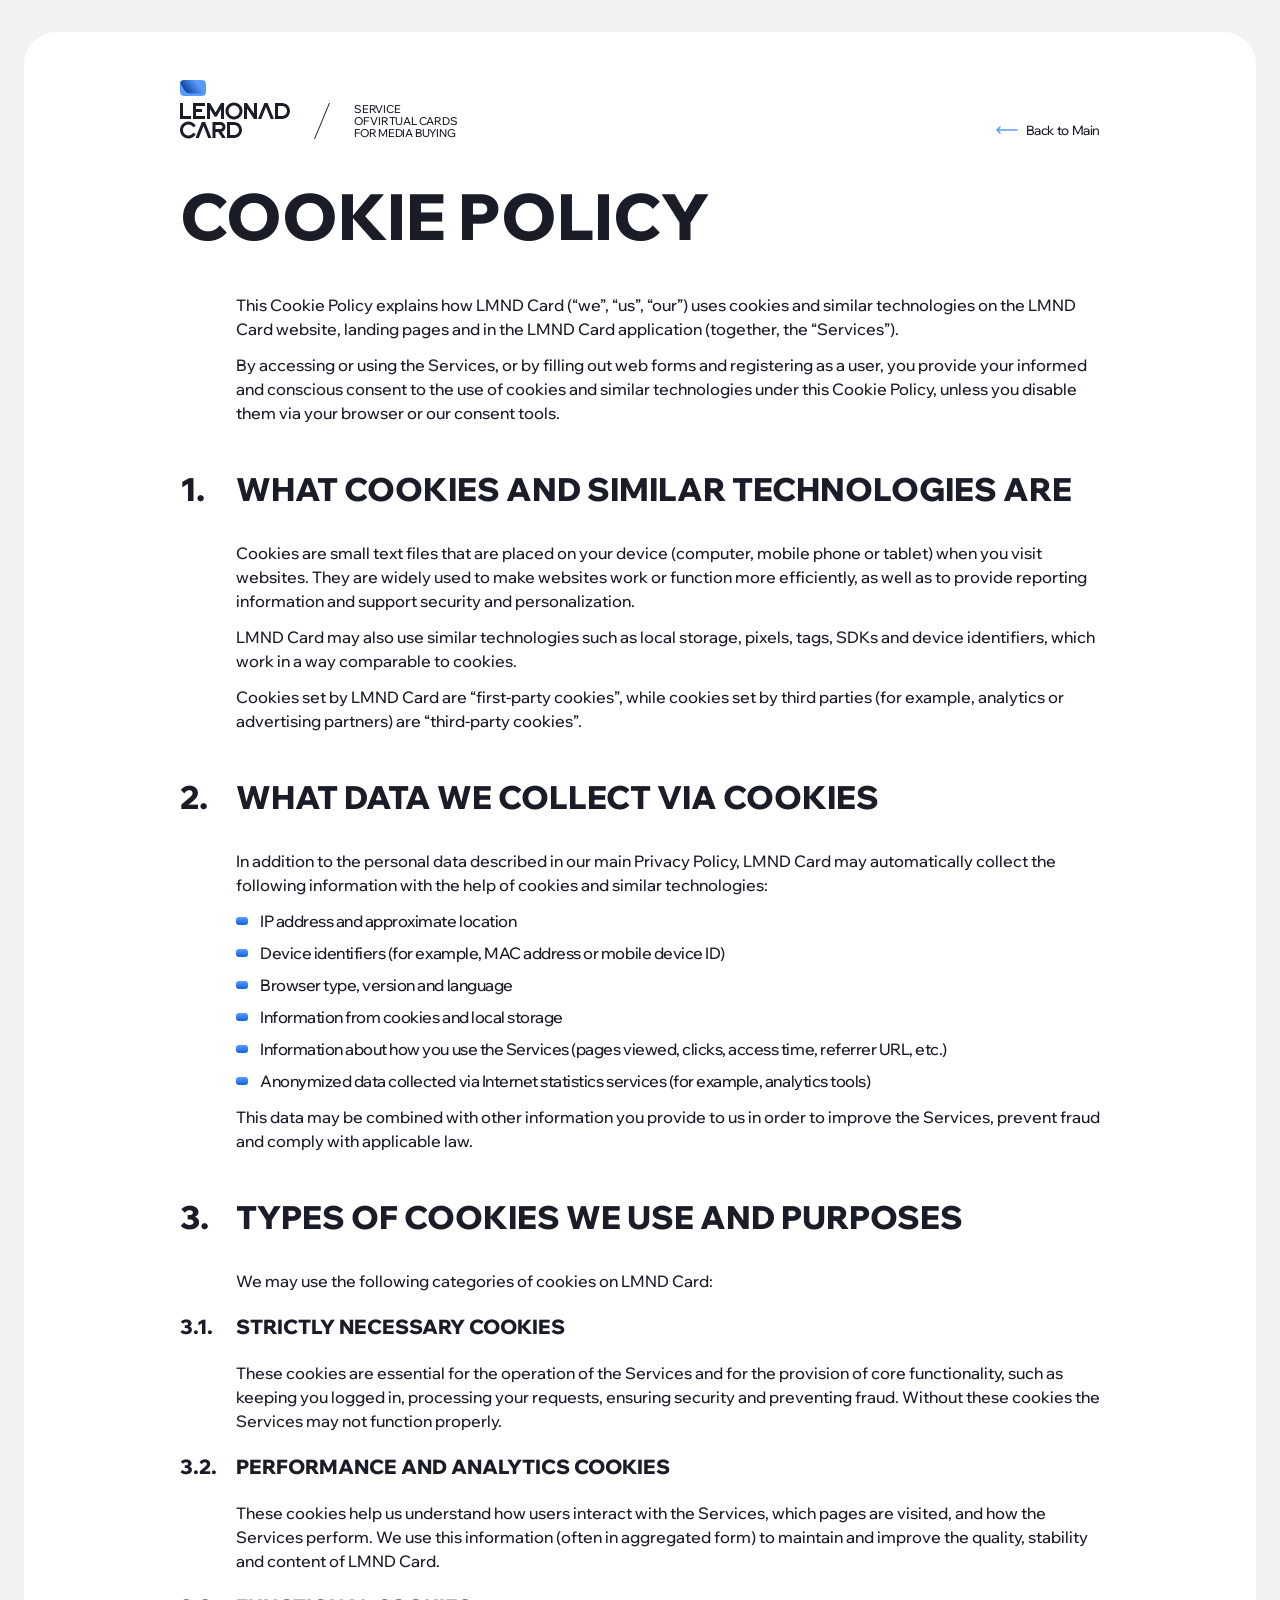
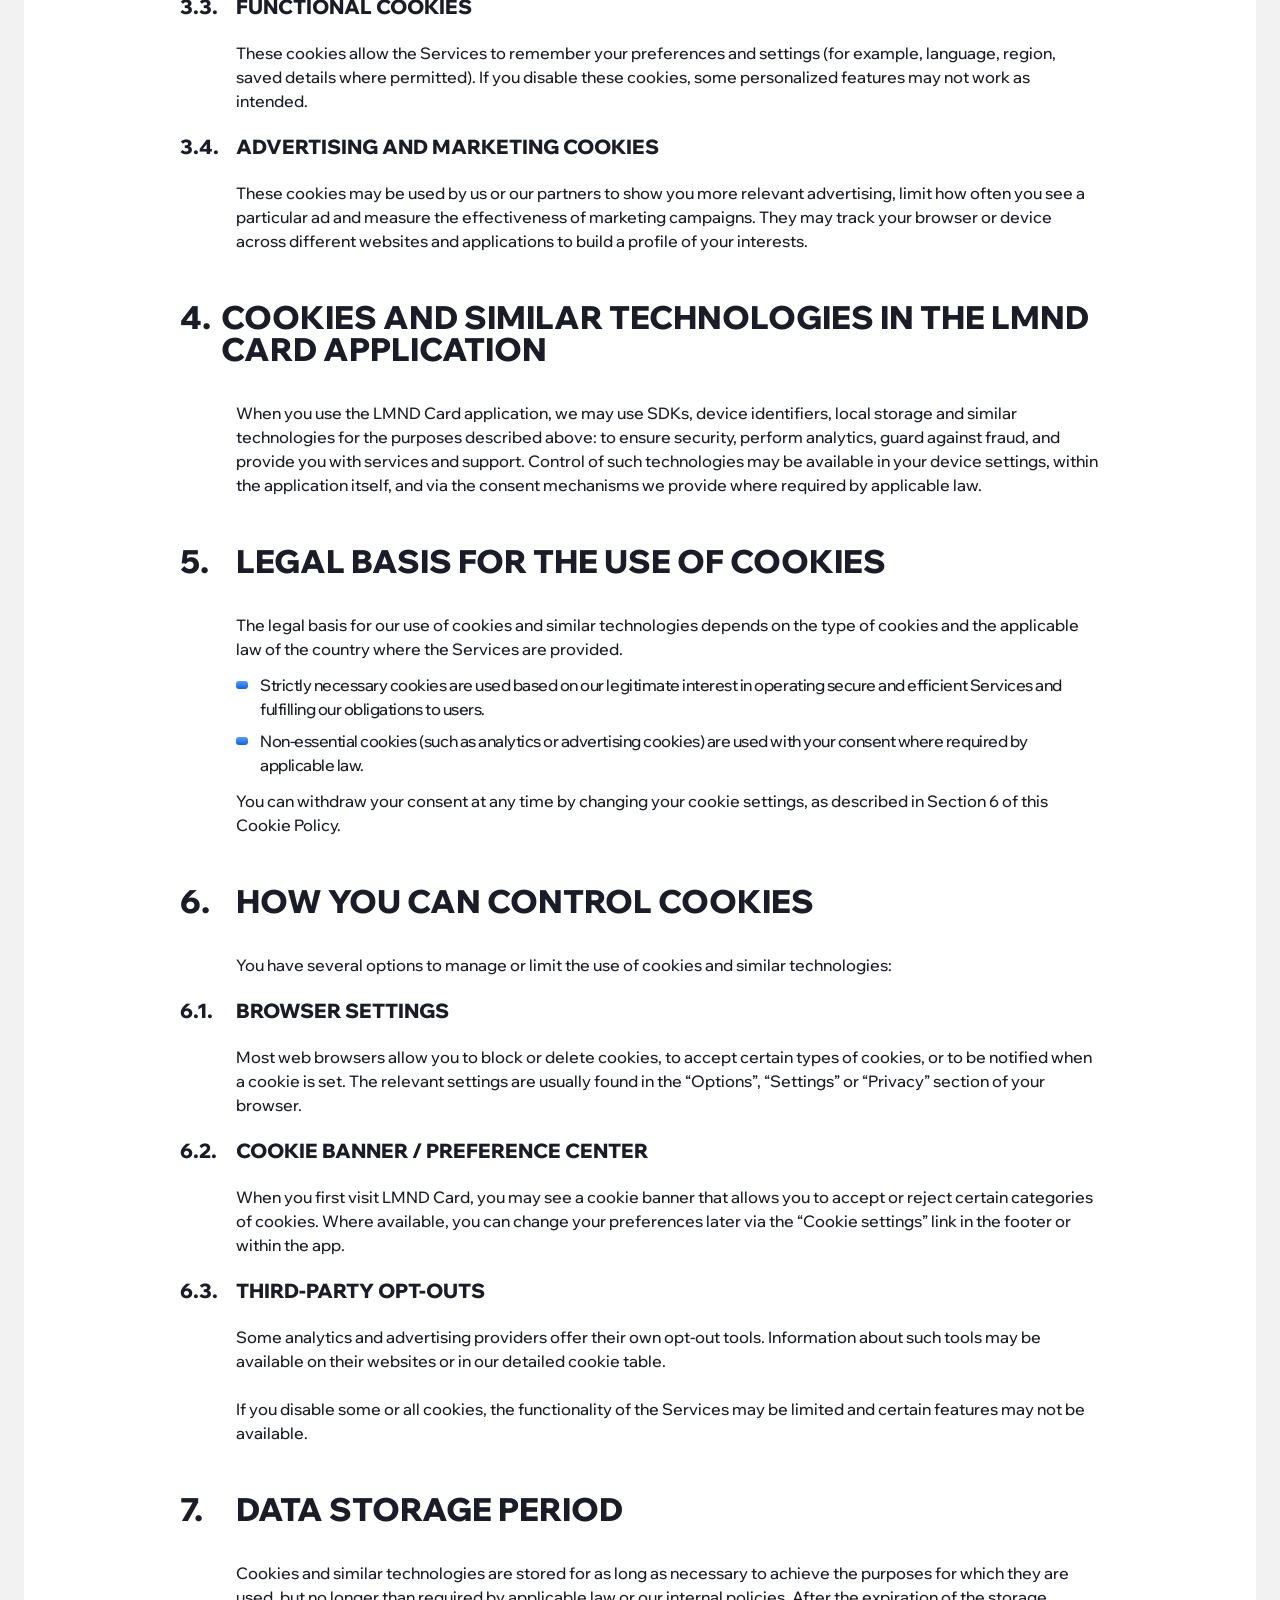
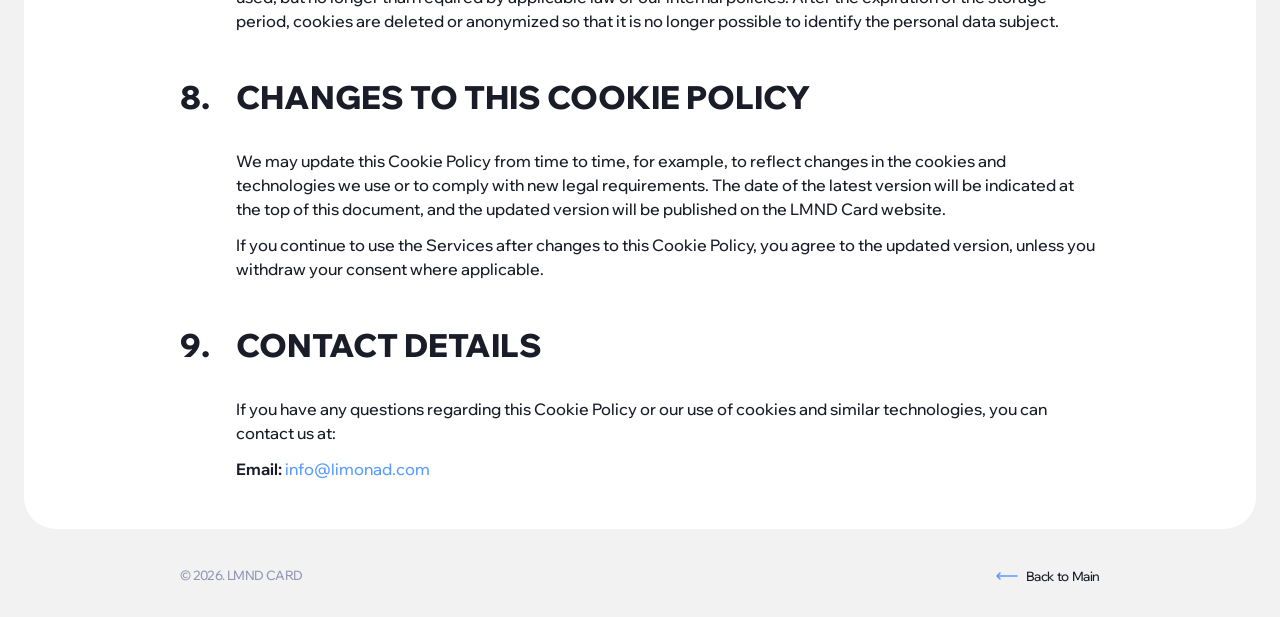
<file: cookie-policy.html>
<!DOCTYPE html>
<html lang="ru">

<head>
  <meta charset="UTF-8">
  <meta name="viewport"
    content="width=device-width, user-scalable=no, initial-scale=1.0, maximum-scale=1.0, minimum-scale=1.0">
  <meta http-equiv="X-UA-Compatible" content="ie=edge">
  <link rel="icon" type="image/png" sizes="32x32" href="/img/favicon/favicon-32.png">
  <link rel="icon" type="image/png" sizes="16x16" href="/img/favicon/favicon-16.png">
  <link rel="apple-touch-icon" sizes="180x180" href="/img/favicon/favicon-apple.png">
  <link rel="icon" type="image/x-icon" href="favicon.ico">
  <title>Lemonad Card — service of virtual cards for media buying</title>
  <link rel="stylesheet" href="css/normalize.css">
  <script src="js/indexSecond.js" defer></script>
  <link rel="stylesheet" href="css/fonts.css">
  <link rel="stylesheet" href="css/style.css">
  <script src="js/utmSignUpLinks.js" defer></script>
</head>

<body class="page page--second">
  <div class="page-wrapper container">
    <div class="container-mini">
      <header class="header">
        <a class="controls__logo logo-main" href="/" style="margin: 0;">
          <div class="logo-main__wrapper">
            <img class="logo-main__all-img" src="/img/logo-footer.svg" alt width="110" height="59">
          </div>
          <span class="logo-main__split" style="color: var(--dark);">
            <svg width="16" height="36" viewBox="0 0 16 36" fill="none" xmlns="http://www.w3.org/2000/svg">
              <path d="M1 36H0L15 0H16L1 36Z" fill="currentColor" />
            </svg>
          </span>
          <p class="logo-main__text" style="color: var(--dark);">Service<br>
            of virtual cards<br>
            for media buying</p>
        </a>
        <a class="btn-back" href="/">
          <span class="btn-back__icon">
            <svg width="22" height="16" viewBox="0 0 22 16" fill="none" xmlns="http://www.w3.org/2000/svg">
              <path
                d="M4.53027 4.46979C4.23738 4.1769 3.76262 4.1769 3.46973 4.46979L0.469727 7.46979L0.417969 7.52643C0.391624 7.55873 0.371718 7.59469 0.351562 7.62995C0.336036 7.6571 0.319711 7.68381 0.307617 7.71296C0.286906 7.76295 0.272122 7.81466 0.262695 7.86725C0.254982 7.91039 0.25 7.95471 0.25 8.00007C0.250005 8.04345 0.255618 8.08565 0.262695 8.12702C0.263625 8.13245 0.262622 8.13821 0.263672 8.14362C0.272822 8.19076 0.286432 8.23727 0.304688 8.28229C0.305552 8.28442 0.307708 8.28602 0.308594 8.28815C0.328734 8.33642 0.354472 8.38136 0.383789 8.42389C0.395149 8.44037 0.405142 8.45798 0.417969 8.4737C0.433968 8.49331 0.451445 8.51206 0.469727 8.53034L3.46973 11.5303C3.76262 11.8232 4.23738 11.8232 4.53027 11.5303C4.82316 11.2375 4.82315 10.7627 4.53027 10.4698L2.81055 8.75007H21C21.4142 8.75007 21.75 8.41424 21.75 8.00007C21.75 7.58585 21.4142 7.25007 21 7.25007H2.81055L4.53027 5.53034C4.82316 5.23745 4.82315 4.76269 4.53027 4.46979Z"
                fill="#599CFF" />
            </svg>
          </span>
          <p class="btn-back__text">Back <span>to Main</span></p>
        </a>
      </header>

      <main class="main main--second">
        <h1 class="h1-second">Cookie Policy</h1>
        <div class="block__texts">
          <p>This Cookie Policy explains how LMND Card (“we”, “us”, “our”) uses cookies and similar technologies on the
            LMND Card website, landing pages and in the LMND Card application (together, the “Services”). </p>
          <p>By accessing or using the Services, or by filling out web forms and registering as a user, you provide your
            informed and conscious consent to the use of cookies and similar technologies under this Cookie Policy,
            unless you disable them via your browser or our consent tools.</p>
        </div>
        <div class="block">
          <h2 class="block__title"><span>1. </span><span>What cookies and similar technologies are</span></h2>
          <div class="block__texts">
            <p>Cookies are small text files that are placed on your device (computer, mobile phone or tablet) when you
              visit websites. They are widely used to make websites work or function more efficiently, as well as to
              provide reporting information and support security and personalization.</p>
            <p>LMND Card may also use similar technologies such as local storage, pixels, tags, SDKs and device
              identifiers, which work in a way comparable to cookies.</p>
            <p>Cookies set by LMND Card are “first‑party cookies”, while cookies set by third parties (for example,
              analytics or advertising partners) are “third‑party cookies”.​</p>
          </div>
        </div>
        <div class="block">
          <h2 class="block__title"><span>2. </span><span>What data we collect via cookies</span></h2>
          <div class="block__content-list">
            <p>In addition to the personal data described in our main Privacy Policy, LMND Card may automatically
              collect the following information with the help of cookies and similar technologies:​</p>
            <ul>
              <li>IP address and approximate location</li>
              <li>Device identifiers (for example, MAC address or mobile device ID)
              </li>
              <li>Browser type, version and language</li>
              <li>Information from cookies and local storage</li>
              <li>Information about how you use the Services (pages viewed, clicks, access time, referrer URL, etc.)
              </li>
              <li>Anonymized data collected via Internet statistics services (for example, analytics tools)​</li>
            </ul>
            <p>This data may be combined with other information you provide to us in order to improve the Services,
              prevent fraud and comply with applicable law.
            </p>
          </div>
        </div>
        <div class="block">
          <h2 class="block__title"><span>3. </span><span>Types of cookies we use and purposes</span></h2>
          <div class="block__texts">
            <p>We may use the following categories of cookies on LMND Card:</p>
          </div>
          <h3 class="block__subtitle"><span>3.1. </span><span>Strictly necessary cookies</span></h3>
          <div class="block__texts">
            <p>These cookies are essential for the operation of the Services and for the provision of core
              functionality, such as keeping you logged in, processing your requests, ensuring security and preventing
              fraud. Without these cookies the Services may not function properly.</p>
          </div>
          <h3 class="block__subtitle"><span>3.2. </span><span>Performance and analytics cookies</span></h3>
          <div class="block__texts">
            <p>These cookies help us understand how users interact with the Services, which pages are visited, and how
              the Services perform. We use this information (often in aggregated form) to maintain and improve the
              quality, stability and content of LMND Card.</p>
          </div>
          <h3 class="block__subtitle"><span>3.3. </span><span>Functional cookies</span></h3>
          <div class="block__texts">
            <p>These cookies allow the Services to remember your preferences and settings (for example, language,
              region, saved details where permitted). If you disable these cookies, some personalized features may not
              work as intended.</p>
          </div>
          <h3 class="block__subtitle"><span>3.4. </span><span>Advertising and marketing cookies</span></h3>
          <div class="block__texts">
            <p>These cookies may be used by us or our partners to show you more relevant advertising, limit how often
              you see a particular ad and measure the effectiveness of marketing campaigns. They may track your browser
              or device across different websites and applications to build a profile of your interests.</p>
          </div>
        </div>
        <div class="block">
          <h2 class="block__title"><span>4. </span><span>Cookies and similar technologies in the LMND Card
              application</span></h2>
          <div class="block__texts">
            <p>When you use the LMND Card application, we may use SDKs, device identifiers, local storage and similar
              technologies for the purposes described above: to ensure security, perform analytics, guard against fraud,
              and provide you with services and support. Control of such technologies may be available in your device
              settings, within the application itself, and via the consent mechanisms we provide where required by
              applicable law.</p>
          </div>
        </div>
        <div class="block">
          <h2 class="block__title"><span>5. </span><span>Legal basis for the use of cookies</span></h2>
          <div class="block__content-list">
            <p>The legal basis for our use of cookies and similar technologies depends on the type of cookies and the
              applicable law of the country where the Services are provided.</p>
            <ul>
              <li>Strictly necessary cookies are used based on our legitimate interest in operating secure and efficient
                Services and fulfilling our obligations to users.​</li>
              <li>Non‑essential cookies (such as analytics or advertising cookies) are used with your consent where
                required by applicable law.
              </li>
            </ul>
            <p>You can withdraw your consent at any time by changing your cookie settings, as described in Section 6 of
              this Cookie Policy.
            </p>
          </div>
        </div>
        <div class="block">
          <h2 class="block__title"><span>6. </span><span>How you can control cookies</span></h2>
          <div class="block__texts">
            <p>You have several options to manage or limit the use of cookies and similar technologies:</p>
          </div>
          <h3 class="block__subtitle"><span>6.1. </span><span>Browser settings</span></h3>
          <div class="block__texts">
            <p>Most web browsers allow you to block or delete cookies, to accept certain types of cookies, or to be
              notified when a cookie is set. The relevant settings are usually found in the “Options”, “Settings” or
              “Privacy” section of your browser.</p>
          </div>
          <h3 class="block__subtitle"><span>6.2. </span><span>Cookie banner / preference center</span></h3>
          <div class="block__texts">
            <p>When you first visit LMND Card, you may see a cookie banner that allows you to accept or reject certain
              categories of cookies. Where available, you can change your preferences later via the “Cookie settings”
              link in the footer or within the app.</p>
          </div>
          <h3 class="block__subtitle"><span>6.3. </span><span>Third‑party opt‑outs</span></h3>
          <div class="block__texts">
            <p>Some analytics and advertising providers offer their own opt‑out tools. Information about such tools may
              be available on their websites or in our detailed cookie table.</p>
          </div>
          <div class="block__texts">
            <p>If you disable some or all cookies, the functionality of the Services may be limited and certain features
              may not be available.
            </p>
          </div>
        </div>
        <div class="block">
          <h2 class="block__title"><span>7. </span><span> Data storage period</span></h2>
          <div class="block__texts">
            <p>Cookies and similar technologies are stored for as long as necessary to achieve the purposes for which
              they are used, but no longer than required by applicable law or our internal policies. After the
              expiration of the storage period, cookies are deleted or anonymized so that it is no longer possible to
              identify the personal data subject.</p>
          </div>
        </div>
        <div class="block">
          <h2 class="block__title"><span>8. </span><span>Changes to this Cookie Policy</span></h2>
          <div class="block__texts">
            <p>We may update this Cookie Policy from time to time, for example, to reflect changes in the cookies and
              technologies we use or to comply with new legal requirements. The date of the latest version will be
              indicated at the top of this document, and the updated version will be published on the LMND Card website.
            </p>
            <p>If you continue to use the Services after changes to this Cookie Policy, you agree to the updated
              version, unless you withdraw your consent where applicable.</p>
          </div>
        </div>
        <div class="block">
          <h2 class="block__title"><span>9. </span><span>Contact details</span></h2>
          <div class="block__texts">
            <p>If you have any questions regarding this Cookie Policy or our use of cookies and similar technologies,
              you can contact us at:</p>
            <p><strong>Email: </strong><a href="mailto:info@limonad.com">info@limonad.com</a></p>
          </div>
        </div>
      </main>
    </div>
  </div>
  <footer class="footer container-mini">
    <span class="text-light">© 2026. LMND CARD</span>
    <a class="btn-back" href="/">
      <span class="btn-back__icon">
        <svg width="22" height="16" viewBox="0 0 22 16" fill="none" xmlns="http://www.w3.org/2000/svg">
          <path
            d="M4.53027 4.46979C4.23738 4.1769 3.76262 4.1769 3.46973 4.46979L0.469727 7.46979L0.417969 7.52643C0.391624 7.55873 0.371718 7.59469 0.351562 7.62995C0.336036 7.6571 0.319711 7.68381 0.307617 7.71296C0.286906 7.76295 0.272122 7.81466 0.262695 7.86725C0.254982 7.91039 0.25 7.95471 0.25 8.00007C0.250005 8.04345 0.255618 8.08565 0.262695 8.12702C0.263625 8.13245 0.262622 8.13821 0.263672 8.14362C0.272822 8.19076 0.286432 8.23727 0.304688 8.28229C0.305552 8.28442 0.307708 8.28602 0.308594 8.28815C0.328734 8.33642 0.354472 8.38136 0.383789 8.42389C0.395149 8.44037 0.405142 8.45798 0.417969 8.4737C0.433968 8.49331 0.451445 8.51206 0.469727 8.53034L3.46973 11.5303C3.76262 11.8232 4.23738 11.8232 4.53027 11.5303C4.82316 11.2375 4.82315 10.7627 4.53027 10.4698L2.81055 8.75007H21C21.4142 8.75007 21.75 8.41424 21.75 8.00007C21.75 7.58585 21.4142 7.25007 21 7.25007H2.81055L4.53027 5.53034C4.82316 5.23745 4.82315 4.76269 4.53027 4.46979Z"
            fill="#599CFF" />
        </svg>
      </span>
      <p class="btn-back__text">Back <span>to Main</span></p>
    </a>
  </footer>
  <button class="base-btn btn-scroll btn-scroll--second" type="button">
    <span class="icon-up">
      <svg width="16" height="22" viewBox="0 0 16 22" fill="none" xmlns="http://www.w3.org/2000/svg">
        <path
          d="M7.75 5L7.82715 5.00391C7.84559 5.00579 7.86381 5.00852 7.88184 5.01172C7.88737 5.0127 7.89293 5.01354 7.89844 5.01465C7.91181 5.01733 7.92439 5.02298 7.9375 5.02637C7.97073 5.03494 8.0041 5.04344 8.03613 5.05664C8.06527 5.06868 8.09198 5.08512 8.11914 5.10059C8.17626 5.1331 8.23155 5.171 8.28027 5.21973L11.2803 8.21973C11.5732 8.51262 11.5732 8.98738 11.2803 9.28027C10.9874 9.57314 10.5126 9.57316 10.2197 9.28027L8.5 7.56055V16.75C8.5 17.1642 8.16421 17.5 7.75 17.5C7.33579 17.5 7 17.1642 7 16.75V7.56055L5.28027 9.28027C4.98738 9.57314 4.51261 9.57316 4.21973 9.28027C3.92687 8.98739 3.92687 8.51261 4.21973 8.21973L7.21973 5.21973C7.25154 5.18791 7.28565 5.15967 7.32129 5.13477C7.36392 5.10501 7.40954 5.07909 7.45801 5.05859L7.46777 5.05469C7.49822 5.04234 7.53 5.03455 7.56152 5.02637C7.57463 5.02296 7.58722 5.01735 7.60059 5.01465C7.60609 5.01353 7.61166 5.01271 7.61719 5.01172C7.66029 5.00402 7.70468 5 7.75 5Z"
          fill="#1A1C28" />
        <path
          d="M14.75 0C15.1642 1.60023e-08 15.5 0.335786 15.5 0.75C15.5 1.16421 15.1642 1.5 14.75 1.5H0.75C0.335786 1.5 1.67194e-08 1.16421 0 0.75C-1.67194e-08 0.335786 0.335786 1.67194e-08 0.75 0H14.75Z"
          fill="#1A1C28" />
      </svg>
    </span>
  </button>
</body>

</html>
</file>
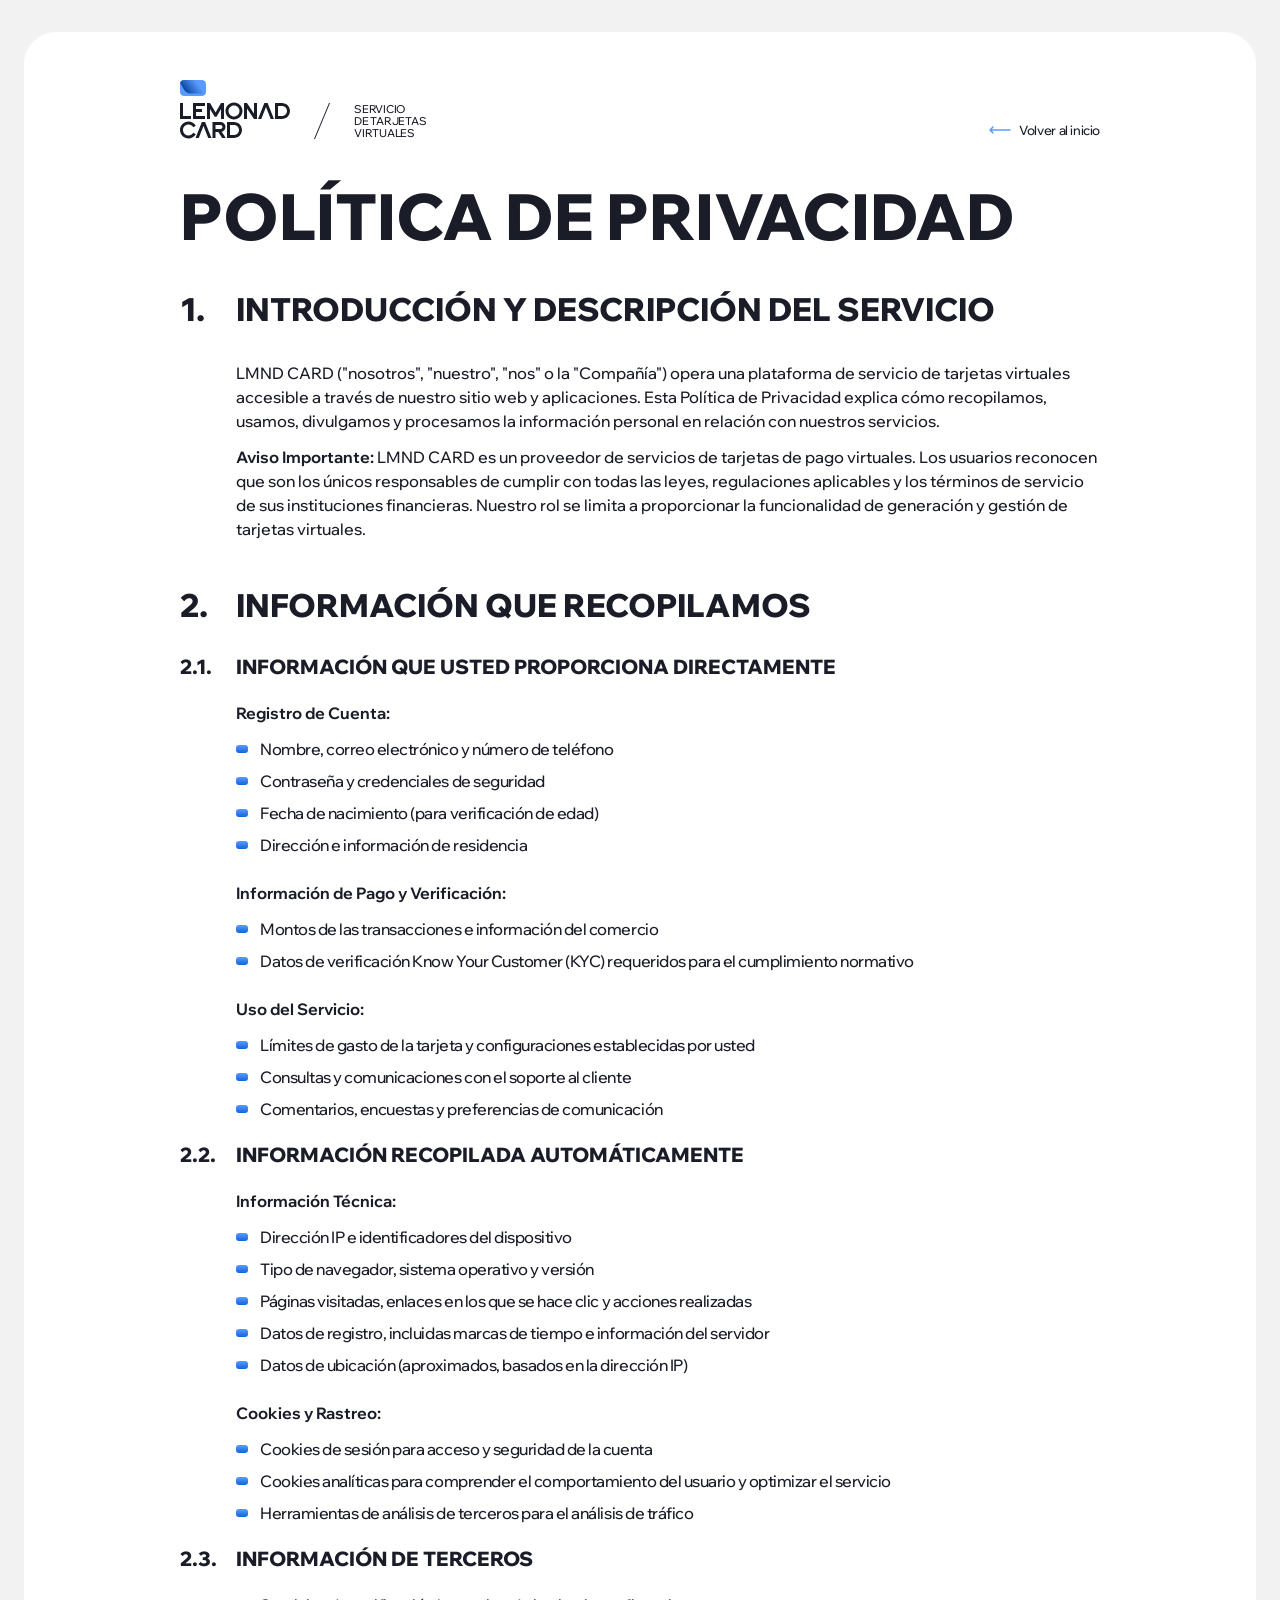
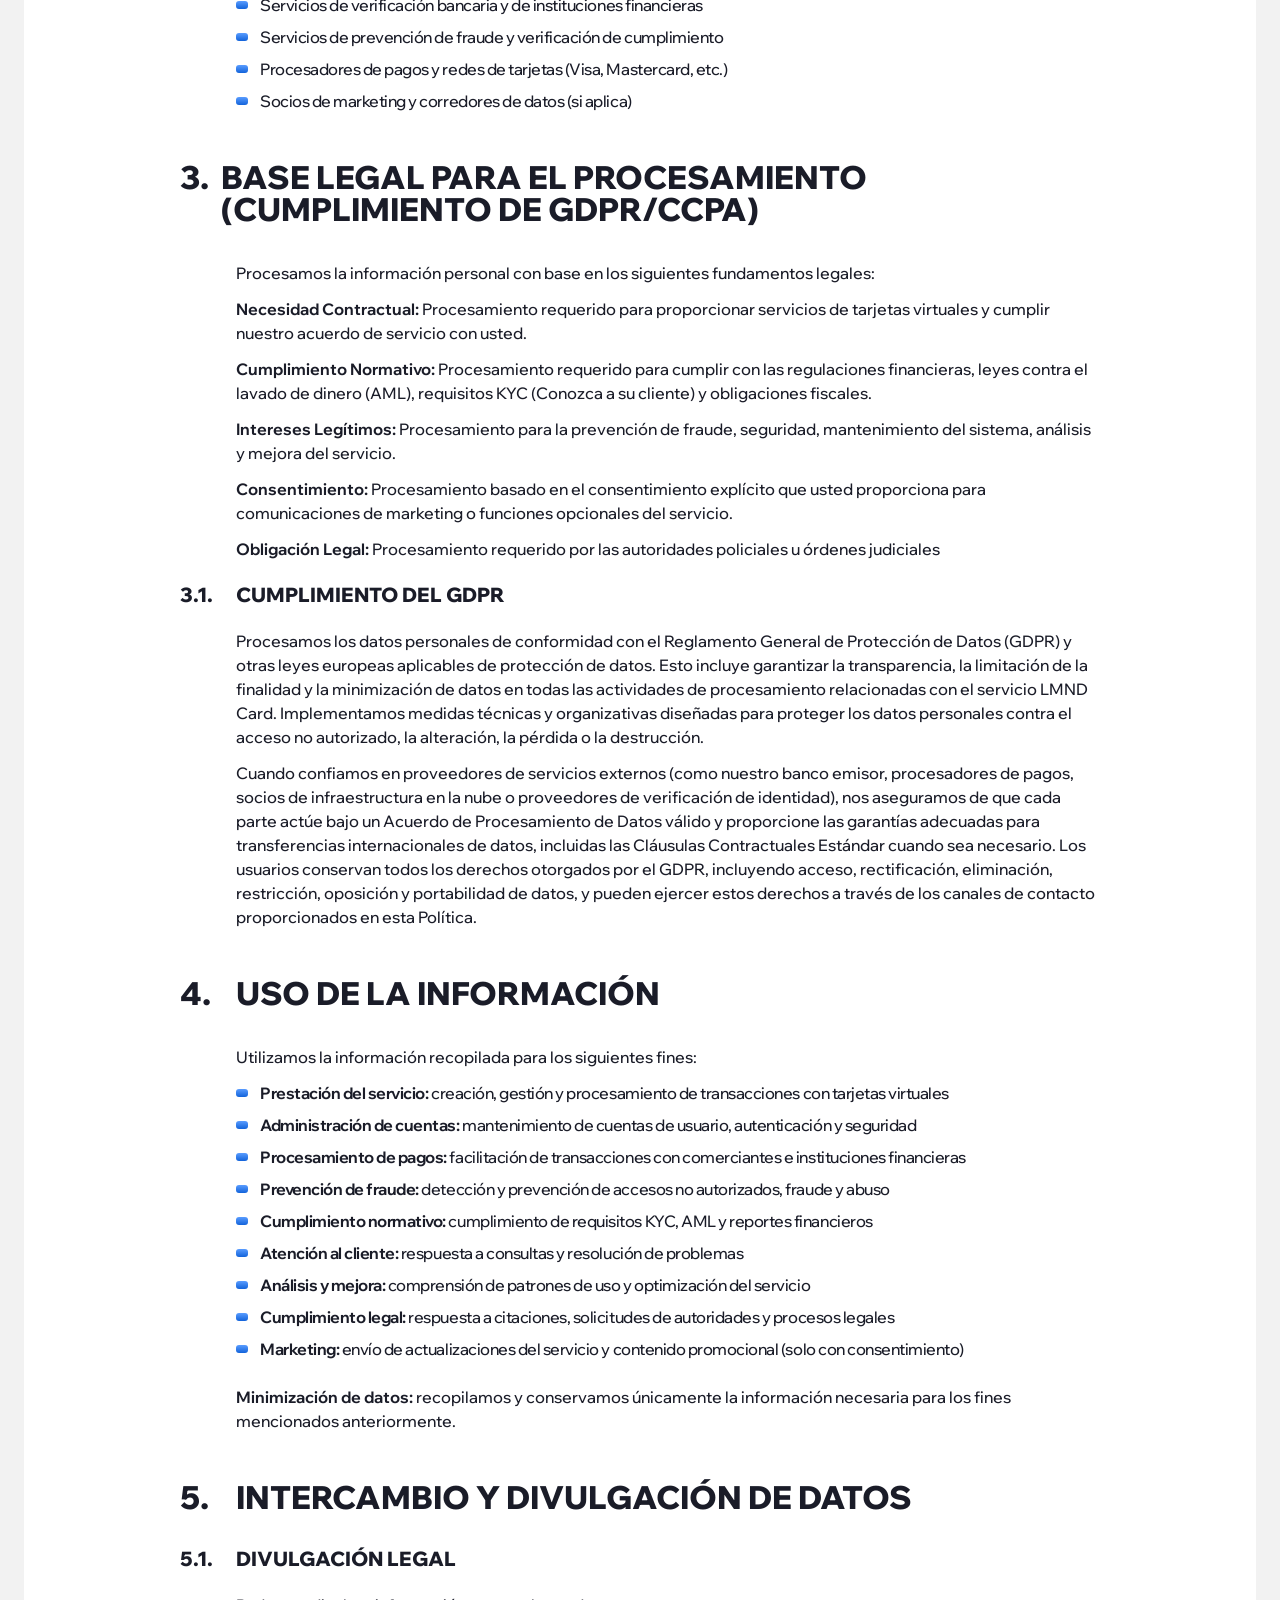
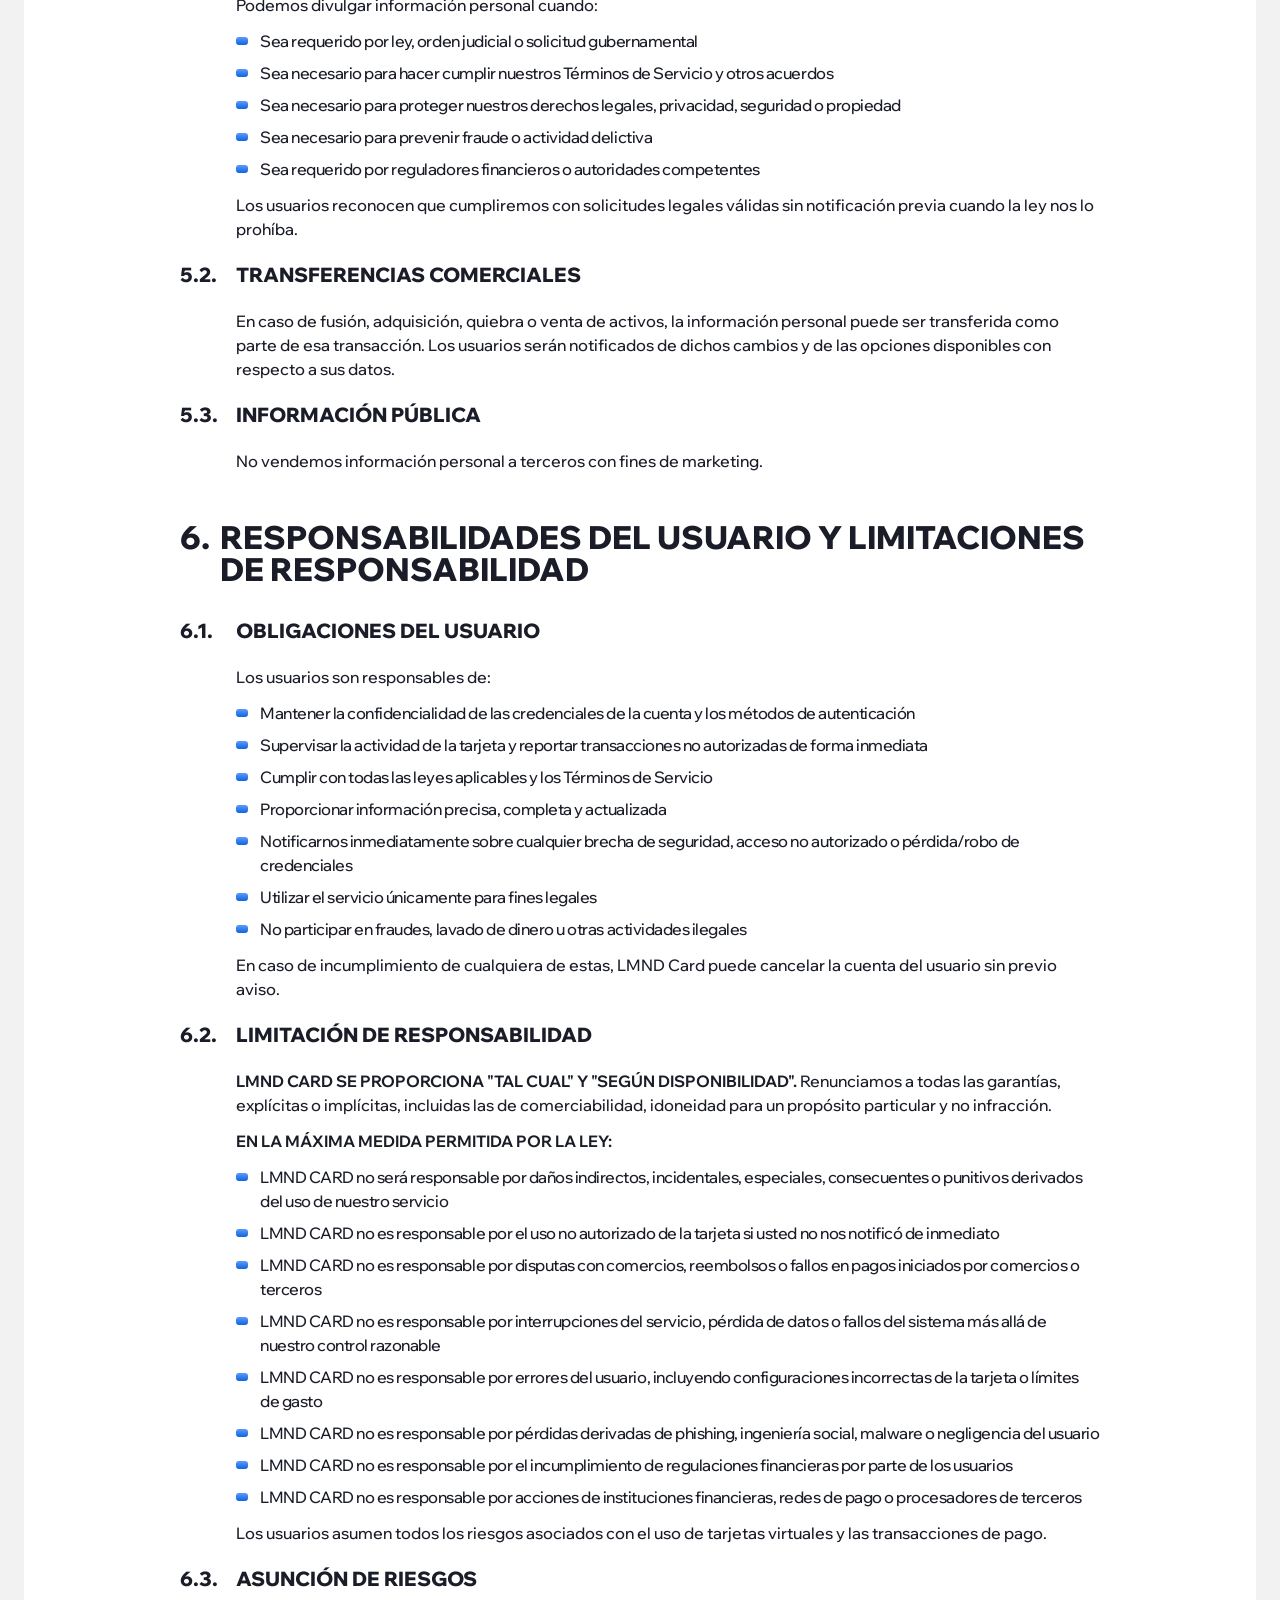
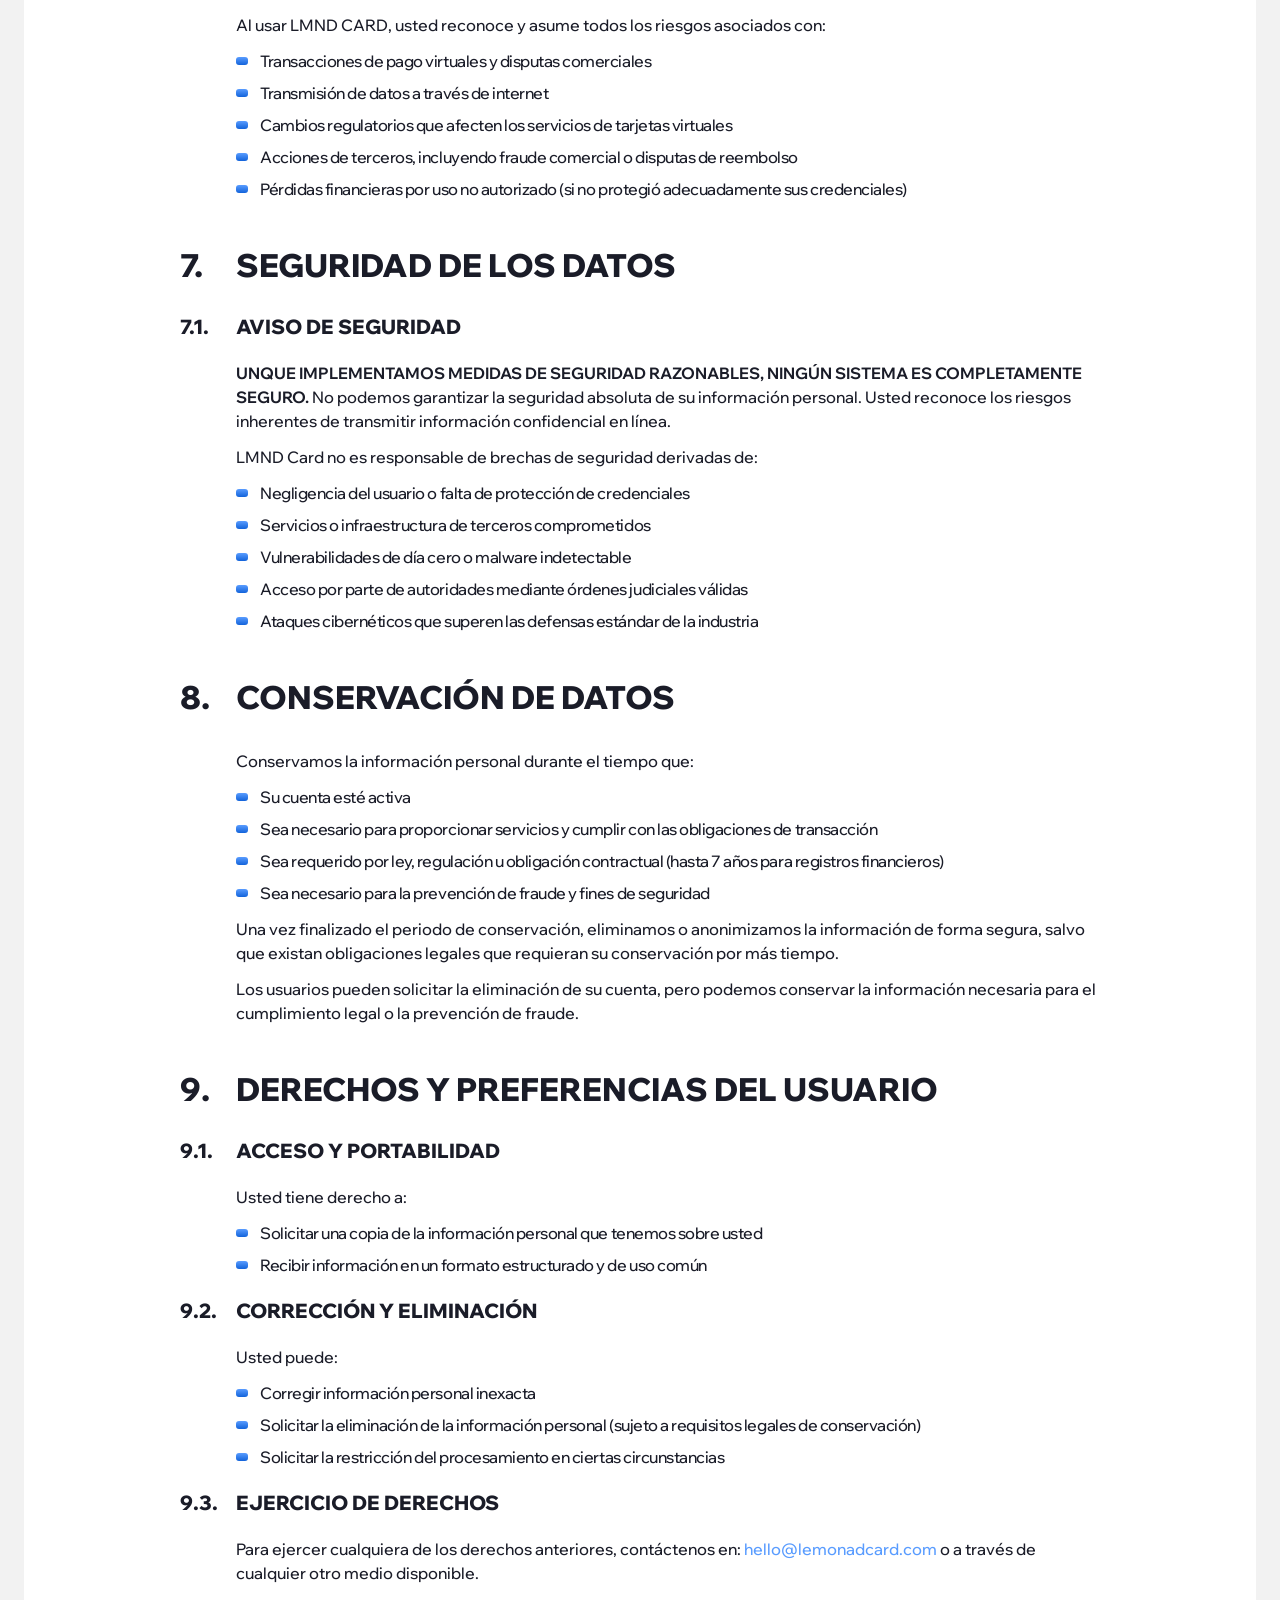
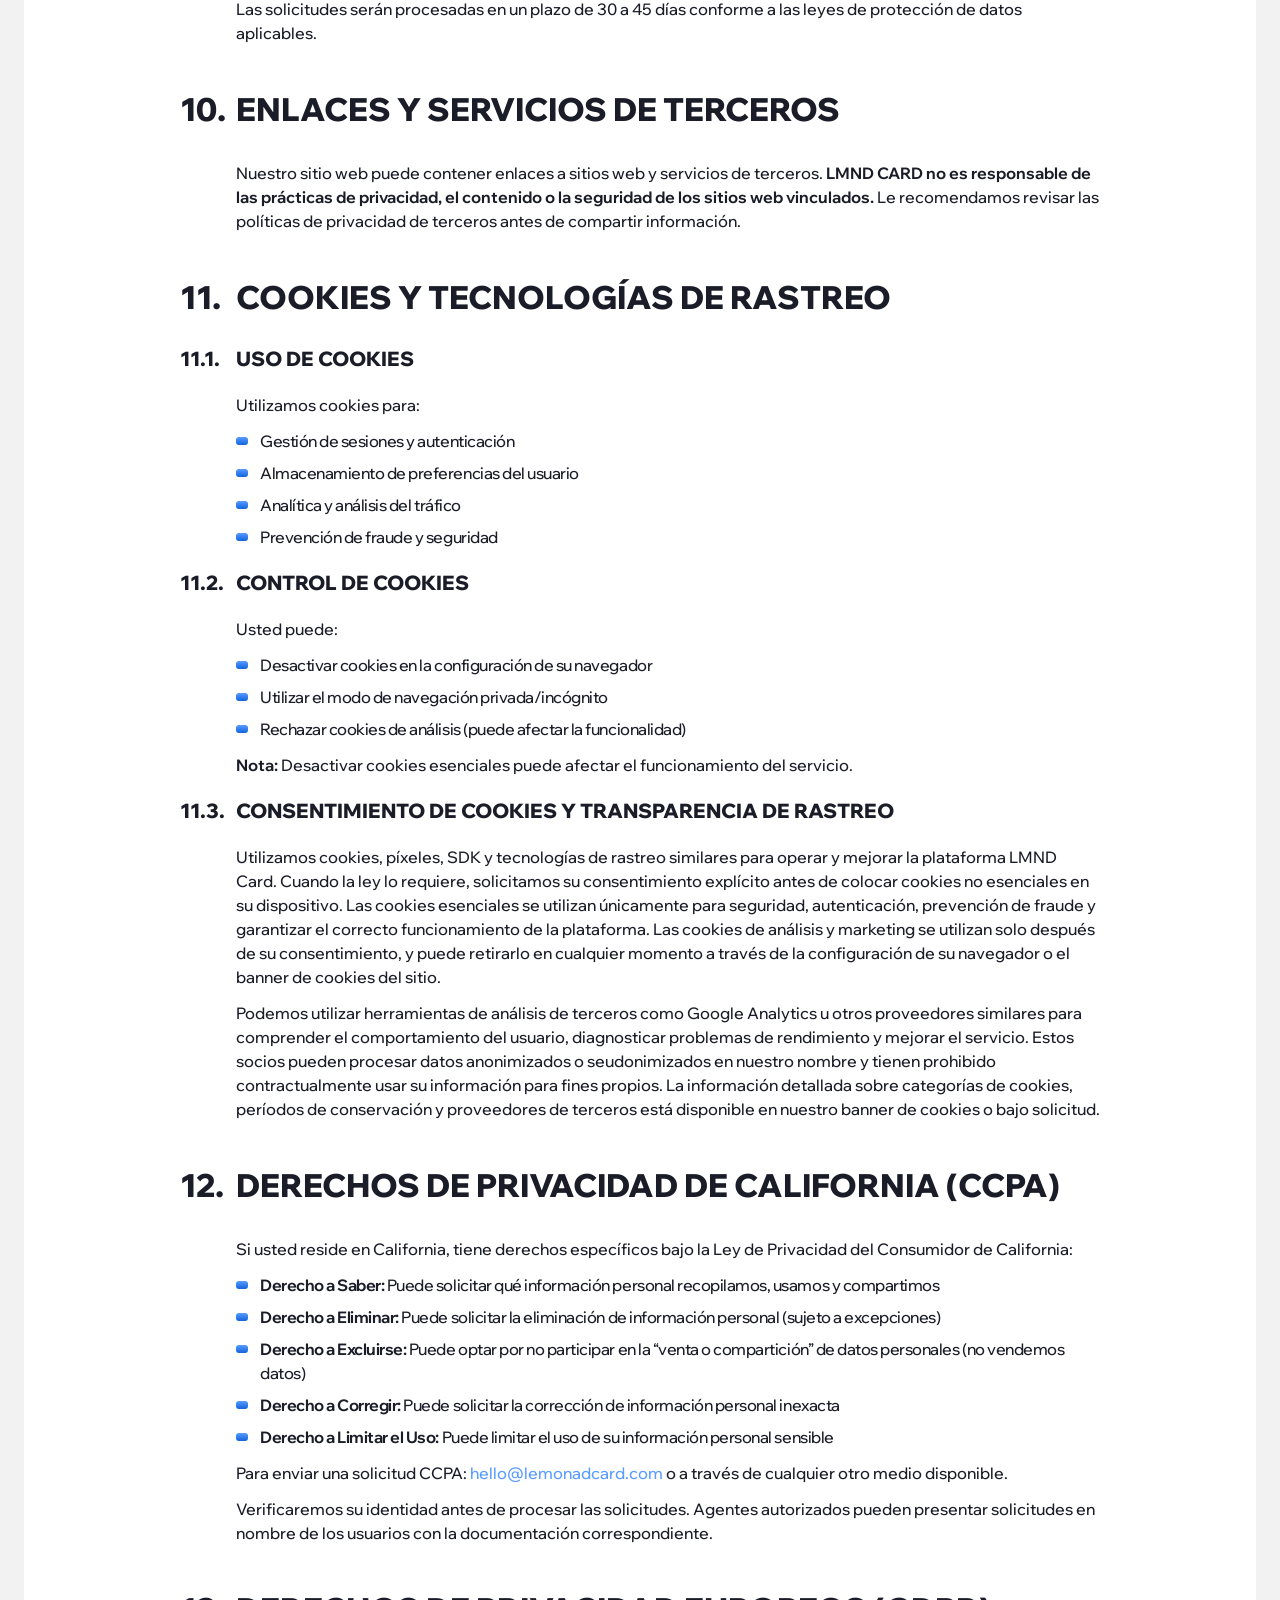
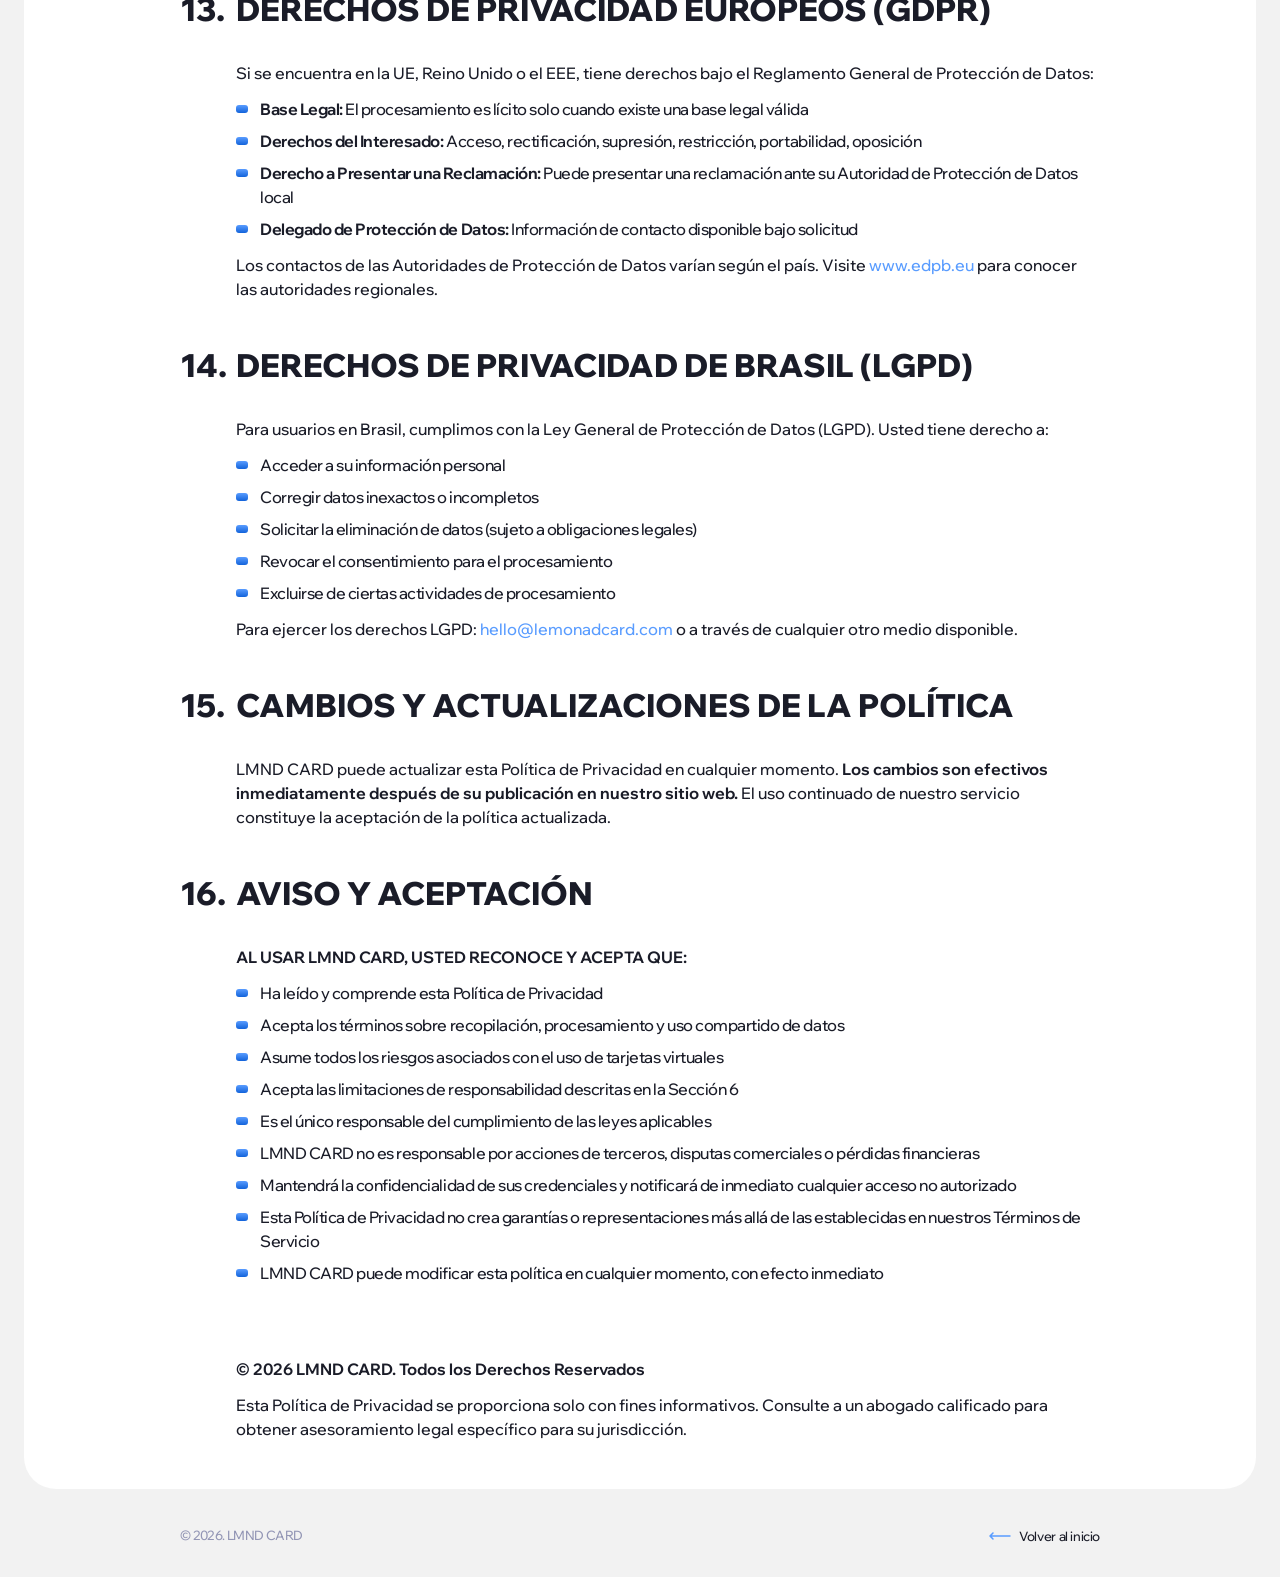
<file: privacy-es.html>
<!DOCTYPE html>
<html lang="ru">

<head>
  <meta charset="UTF-8">
  <meta name="viewport"
    content="width=device-width, user-scalable=no, initial-scale=1.0, maximum-scale=1.0, minimum-scale=1.0">
  <meta http-equiv="X-UA-Compatible" content="ie=edge">
  <link rel="icon" type="image/png" sizes="32x32" href="/img/favicon/favicon-32.png">
  <link rel="icon" type="image/png" sizes="16x16" href="/img/favicon/favicon-16.png">
  <link rel="apple-touch-icon" sizes="180x180" href="/img/favicon/favicon-apple.png">
  <link rel="icon" type="image/x-icon" href="favicon.ico">
  <title>Lemonad Card — Servicio de tarjetas virtuales</title>
  <link rel="stylesheet" href="css/normalize.css">
  <script src="js/indexSecond.js" defer></script>
  <link rel="stylesheet" href="css/fonts.css">
  <link rel="stylesheet" href="css/style.css">
   <script src="js/utmSignUpLinks.js" defer></script>
</head>

<body class="page page--second">
  <div class="page-wrapper container">
    <div class="container-mini">
      <header class="header">
        <a class="controls__logo logo-main" href="/" style="margin: 0;">
          <div class="logo-main__wrapper">
            <img class="logo-main__all-img" src="/img/logo-footer.svg" alt width="110" height="59">
          </div>
          <span class="logo-main__split" style="color: var(--dark);">
            <svg width="16" height="36" viewBox="0 0 16 36" fill="none" xmlns="http://www.w3.org/2000/svg">
              <path d="M1 36H0L15 0H16L1 36Z" fill="currentColor" />
            </svg>
          </span>
          <p class="logo-main__text" style="color: var(--dark);">Servicio<br>
            de tarjetas<br>
            virtuales</p>
        </a>
        <a class="btn-back" href="/">
          <span class="btn-back__icon">
            <svg width="22" height="16" viewBox="0 0 22 16" fill="none" xmlns="http://www.w3.org/2000/svg">
              <path
                d="M4.53027 4.46979C4.23738 4.1769 3.76262 4.1769 3.46973 4.46979L0.469727 7.46979L0.417969 7.52643C0.391624 7.55873 0.371718 7.59469 0.351562 7.62995C0.336036 7.6571 0.319711 7.68381 0.307617 7.71296C0.286906 7.76295 0.272122 7.81466 0.262695 7.86725C0.254982 7.91039 0.25 7.95471 0.25 8.00007C0.250005 8.04345 0.255618 8.08565 0.262695 8.12702C0.263625 8.13245 0.262622 8.13821 0.263672 8.14362C0.272822 8.19076 0.286432 8.23727 0.304688 8.28229C0.305552 8.28442 0.307708 8.28602 0.308594 8.28815C0.328734 8.33642 0.354472 8.38136 0.383789 8.42389C0.395149 8.44037 0.405142 8.45798 0.417969 8.4737C0.433968 8.49331 0.451445 8.51206 0.469727 8.53034L3.46973 11.5303C3.76262 11.8232 4.23738 11.8232 4.53027 11.5303C4.82316 11.2375 4.82315 10.7627 4.53027 10.4698L2.81055 8.75007H21C21.4142 8.75007 21.75 8.41424 21.75 8.00007C21.75 7.58585 21.4142 7.25007 21 7.25007H2.81055L4.53027 5.53034C4.82316 5.23745 4.82315 4.76269 4.53027 4.46979Z"
                fill="#599CFF" />
            </svg>
          </span>
          <p class="btn-back__text">Volver <span>al inicio</span></p>
        </a>
      </header>

      <main class="main main--second">
        <h1 class="h1-second">Política de Privacidad</h1>
        <div class="block">
          <h2 class="block__title"><span>1. </span><span>Introducción y Descripción del Servicio</span></h2>
          <div class="block__texts">
            <p>LMND CARD ("nosotros", "nuestro", "nos" o la "Compañía") opera una plataforma de servicio de tarjetas
              virtuales accesible a través de nuestro sitio web y aplicaciones. Esta Política de Privacidad explica cómo
              recopilamos, usamos, divulgamos y procesamos la información personal en relación con nuestros servicios.
            </p>
            <p><strong>Aviso Importante:</strong> LMND CARD es un proveedor de servicios de tarjetas de pago virtuales.
              Los usuarios reconocen que son los únicos responsables de cumplir con todas las leyes, regulaciones
              aplicables y los términos de servicio de sus instituciones financieras. Nuestro rol se limita a
              proporcionar la funcionalidad de generación y gestión de tarjetas virtuales.</p>
          </div>
        </div>
        <div class="block">
          <h2 class="block__title"><span>2. </span><span>Información que Recopilamos</span></h2>
          <div class="block__content">
            <h3 class="block__subtitle"><span>2.1. </span><span>Información que Usted Proporciona Directamente</span>
            </h3>
            <div class="block__content-list">
              <h4>Registro de Cuenta:</h4>
              <ul>
                <li>Nombre, correo electrónico y número de teléfono</li>
                <li>Contraseña y credenciales de seguridad</li>
                <li>Fecha de nacimiento (para verificación de edad)</li>
                <li>Dirección e información de residencia</li>
              </ul>
            </div>
            <div class="block__content-list">
              <h4>Información de Pago y Verificación:</h4>
              <ul>
                <li>Montos de las transacciones e información del comercio</li>
                <li>Datos de verificación Know Your Customer (KYC) requeridos para el cumplimiento normativo</li>
              </ul>
            </div>
            <div class="block__content-list">
              <h4>Uso del Servicio:</h4>
              <ul>
                <li>Límites de gasto de la tarjeta y configuraciones establecidas por usted</li>
                <li>Consultas y comunicaciones con el soporte al cliente</li>
                <li>Comentarios, encuestas y preferencias de comunicación</li>
              </ul>
            </div>
            <h3 class="block__subtitle"><span>2.2. </span><span>Información Recopilada Automáticamente</span></h3>
            <div class="block__content-list">
              <h4>Información Técnica:</h4>
              <ul>
                <li>Dirección IP e identificadores del dispositivo</li>
                <li>Tipo de navegador, sistema operativo y versión</li>
                <li>Páginas visitadas, enlaces en los que se hace clic y acciones realizadas</li>
                <li>Datos de registro, incluidas marcas de tiempo e información del servidor</li>
                <li>Datos de ubicación (aproximados, basados en la dirección IP)</li>
              </ul>
            </div>
            <div class="block__content-list">
              <h4>Cookies y Rastreo:</h4>
              <ul>
                <li>Cookies de sesión para acceso y seguridad de la cuenta</li>
                <li>Cookies analíticas para comprender el comportamiento del usuario y optimizar el servicio</li>
                <li>Herramientas de análisis de terceros para el análisis de tráfico</li>
              </ul>
            </div>
            <h3 class="block__subtitle"><span>2.3. </span><span>Información de Terceros</span></h3>
            <div class="block__content-list">
              <ul>
                <li>Servicios de verificación bancaria y de instituciones financieras</li>
                <li>Servicios de prevención de fraude y verificación de cumplimiento</li>
                <li>Procesadores de pagos y redes de tarjetas (Visa, Mastercard, etc.)</li>
                <li>Socios de marketing y corredores de datos (si aplica)</li>
              </ul>
            </div>
          </div>
        </div>
        <div class="block">
          <h2 class="block__title">
            <span>3. </span>
            <span>Base Legal para el Procesamiento (Cumplimiento de GDPR/CCPA)</span>
          </h2>
          <div class="block__texts">
            <p>Procesamos la información personal con base en los siguientes fundamentos legales:</p>
            <p><strong>Necesidad Contractual: </strong>Procesamiento requerido para proporcionar servicios de tarjetas
              virtuales y cumplir nuestro acuerdo de servicio con usted.</p>
            <p><strong>Cumplimiento Normativo: </strong>Procesamiento requerido para cumplir con las regulaciones
              financieras, leyes contra el lavado de dinero (AML), requisitos KYC (Conozca a su cliente) y obligaciones
              fiscales.</p>
            <p><strong>Intereses Legítimos: </strong>Procesamiento para la prevención de fraude, seguridad,
              mantenimiento del sistema, análisis y mejora del servicio.</p>
            <p><strong>Consentimiento: </strong>Procesamiento basado en el consentimiento explícito que usted
              proporciona para comunicaciones de marketing o funciones opcionales del servicio.</p>
            <p><strong>Obligación Legal: </strong>Procesamiento requerido por las autoridades policiales u órdenes
              judiciales </p>
          </div>
          <h3 class="block__subtitle"><span>3.1. </span><span>Cumplimiento del GDPR</span></h3>
          <div class="block__texts">
            <p>Procesamos los datos personales de conformidad con el Reglamento General de Protección de Datos (GDPR) y
              otras leyes europeas aplicables de protección de datos. Esto incluye garantizar la transparencia, la
              limitación de la finalidad y la minimización de datos en todas las actividades de procesamiento
              relacionadas con el servicio LMND Card. Implementamos medidas técnicas y organizativas diseñadas para
              proteger los datos personales contra el acceso no autorizado, la alteración, la pérdida o la destrucción.
            </p>
            <p>Cuando confiamos en proveedores de servicios externos (como nuestro banco emisor, procesadores de pagos,
              socios de infraestructura en la nube o proveedores de verificación de identidad), nos aseguramos de que
              cada parte actúe bajo un Acuerdo de Procesamiento de Datos válido y proporcione las garantías adecuadas
              para transferencias internacionales de datos, incluidas las Cláusulas Contractuales Estándar cuando sea
              necesario. Los usuarios conservan todos los derechos otorgados por el GDPR, incluyendo acceso,
              rectificación, eliminación, restricción, oposición y portabilidad de datos, y pueden ejercer estos
              derechos a través de los canales de contacto proporcionados en esta Política.
            </p>
          </div>
        </div>
        <div class="block">
          <h2 class="block__title"><span>4. </span><span>Uso de la Información</span></h2>
          <div class="block__content-list">
            <p>Utilizamos la información recopilada para los siguientes fines:</p>
            <ul>
              <li><strong>Prestación del servicio: </strong>creación, gestión y procesamiento de transacciones con
                tarjetas virtuales</li>
              <li><strong>Administración de cuentas: </strong>mantenimiento de cuentas de usuario, autenticación y
                seguridad</li>
              <li><strong>Procesamiento de pagos: </strong>facilitación de transacciones con comerciantes e
                instituciones financieras</li>
              <li><strong>Prevención de fraude: </strong>detección y prevención de accesos no autorizados, fraude y
                abuso</li>
              <li><strong>Cumplimiento normativo: </strong>cumplimiento de requisitos KYC, AML y reportes financieros
              </li>
              <li><strong>Atención al cliente: </strong>respuesta a consultas y resolución de problemas</li>
              <li><strong>Análisis y mejora: </strong>comprensión de patrones de uso y optimización del servicio</li>
              <li><strong>Cumplimiento legal: </strong>respuesta a citaciones, solicitudes de autoridades y procesos
                legales</li>
              <li><strong>Marketing: </strong>envío de actualizaciones del servicio y contenido promocional (solo con
                consentimiento)</li>
            </ul>
          </div>
          <div class="block__texts">
            <p><strong>Minimización de datos: </strong>recopilamos y conservamos únicamente la información necesaria
              para los fines mencionados anteriormente.</p>
          </div>
        </div>
        <div class="block">
          <h2 class="block__title"><span>5. </span><span>Intercambio y Divulgación de Datos</span></h2>
          <h3 class="block__subtitle"><span>5.1. </span><span>Divulgación Legal</span></h3>
          <div class="block__content-list">
            <p>Podemos divulgar información personal cuando:</p>
            <ul>
              <li>Sea requerido por ley, orden judicial o solicitud gubernamental</li>
              <li>Sea necesario para hacer cumplir nuestros Términos de Servicio y otros acuerdos</li>
              <li>Sea necesario para proteger nuestros derechos legales, privacidad, seguridad o propiedad</li>
              <li>Sea necesario para prevenir fraude o actividad delictiva</li>
              <li>Sea requerido por reguladores financieros o autoridades competentes</li>
            </ul>
            <p>Los usuarios reconocen que cumpliremos con solicitudes legales válidas sin notificación previa cuando la
              ley nos lo prohíba.</p>
          </div>
          <h3 class="block__subtitle"><span>5.2. </span><span>Transferencias Comerciales</span></h3>
          <div class="block__texts">
            <p>En caso de fusión, adquisición, quiebra o venta de activos, la información personal puede ser transferida
              como parte de esa transacción. Los usuarios serán notificados de dichos cambios y de las opciones
              disponibles con respecto a sus datos.</p>
          </div>
          <h3 class="block__subtitle"><span>5.3. </span><span>Información Pública</span></h3>
          <div class="block__texts">
            <p>No vendemos información personal a terceros con fines de marketing.</p>
          </div>
        </div>
        <div class="block">
          <h2 class="block__title"><span>6. </span><span>Responsabilidades del Usuario y Limitaciones de
              Responsabilidad</span></h2>
          <h3 class="block__subtitle"><span>6.1. </span><span>Obligaciones del Usuario</span></h3>
          <div class="block__content-list">
            <p>Los usuarios son responsables de:</p>
            <ul>
              <li>Mantener la confidencialidad de las credenciales de la cuenta y los métodos de autenticación</li>
              <li>Supervisar la actividad de la tarjeta y reportar transacciones no autorizadas de forma inmediata</li>
              <li>Cumplir con todas las leyes aplicables y los Términos de Servicio</li>
              <li>Proporcionar información precisa, completa y actualizada</li>
              <li>Notificarnos inmediatamente sobre cualquier brecha de seguridad, acceso no autorizado o pérdida/robo
                de credenciales</li>
              <li>Utilizar el servicio únicamente para fines legales</li>
              <li>No participar en fraudes, lavado de dinero u otras actividades ilegales</li>
            </ul>
            <p>En caso de incumplimiento de cualquiera de estas, LMND Card puede cancelar la cuenta del usuario sin
              previo aviso.</p>
          </div>
          <h3 class="block__subtitle"><span>6.2. </span><span>Limitación de Responsabilidad</span></h3>
          <div class="block__content-list">
            <p><strong>LMND CARD SE PROPORCIONA "TAL CUAL" Y "SEGÚN DISPONIBILIDAD".</strong> Renunciamos a todas las garantías,
                explícitas o implícitas, incluidas las de comerciabilidad, idoneidad para un propósito particular y no
                infracción.</p>
            <h4>EN LA MÁXIMA MEDIDA PERMITIDA POR LA LEY:</h4>
            <ul>
              <li>LMND CARD no será responsable por daños indirectos, incidentales, especiales, consecuentes o punitivos
                derivados del uso de nuestro servicio</li>
              <li>LMND CARD no es responsable por el uso no autorizado de la tarjeta si usted no nos notificó de
                inmediato</li>
              <li>LMND CARD no es responsable por disputas con comercios, reembolsos o fallos en pagos iniciados por
                comercios o terceros
              </li>
              <li>LMND CARD no es responsable por interrupciones del servicio, pérdida de datos o fallos del sistema más
                allá de nuestro control razonable</li>
              <li>LMND CARD no es responsable por errores del usuario, incluyendo configuraciones incorrectas de la
                tarjeta o límites de gasto</li>
              <li>LMND CARD no es responsable por pérdidas derivadas de phishing, ingeniería social, malware o
                negligencia del usuario</li>
              <li>LMND CARD no es responsable por el incumplimiento de regulaciones financieras por parte de los
                usuarios</li>
              <li>LMND CARD no es responsable por acciones de instituciones financieras, redes de pago o procesadores de
                terceros</li>
            </ul>
            <p>Los usuarios asumen todos los riesgos asociados con el uso de tarjetas virtuales y las transacciones de
              pago.</p>
          </div>
          <h3 class="block__subtitle"><span>6.3. </span><span>Asunción de Riesgos</span></h3>
          <div class="block__content-list">
            <p>Al usar LMND CARD, usted reconoce y asume todos los riesgos asociados con:</p>
            <ul>
              <li>Transacciones de pago virtuales y disputas comerciales</li>
              <li>Transmisión de datos a través de internet</li>
              <li>Cambios regulatorios que afecten los servicios de tarjetas virtuales</li>
              <li>Acciones de terceros, incluyendo fraude comercial o disputas de reembolso</li>
              <li>Pérdidas financieras por uso no autorizado (si no protegió adecuadamente sus credenciales)</li>
            </ul>
          </div>
        </div>
        <div class="block">
          <h2 class="block__title"><span>7. </span><span>Seguridad de los Datos</span></h2>
          <h3 class="block__subtitle"><span>7.1. </span><span>Aviso de seguridad</span></h3>
          <div class="block__content-list">
            <p><strong>UNQUE IMPLEMENTAMOS MEDIDAS DE SEGURIDAD RAZONABLES, NINGÚN SISTEMA ES COMPLETAMENTE SEGURO.
              </strong> No podemos garantizar la seguridad absoluta de su información personal. Usted reconoce los
              riesgos inherentes de transmitir información confidencial en línea.</p>
            <p>LMND Card no es responsable de brechas de seguridad derivadas de:</p>
            <ul>
              <li>Negligencia del usuario o falta de protección de credenciales</li>
              <li>Servicios o infraestructura de terceros comprometidos</li>
              <li>Vulnerabilidades de día cero o malware indetectable</li>
              <li>Acceso por parte de autoridades mediante órdenes judiciales válidas</li>
              <li>Ataques cibernéticos que superen las defensas estándar de la industria</li>
            </ul>
          </div>
        </div>
        <div class="block">
          <h2 class="block__title"><span>8. </span><span>Conservación de datos</span></h2>
          <div class="block__content-list">
            <p>Conservamos la información personal durante el tiempo que:</p>
            <ul>
              <li>Su cuenta esté activa</li>
              <li>Sea necesario para proporcionar servicios y cumplir con las obligaciones de transacción</li>
              <li>Sea requerido por ley, regulación u obligación contractual (hasta 7 años para registros financieros)
              </li>
              <li>Sea necesario para la prevención de fraude y fines de seguridad</li>
            </ul>
            <p>Una vez finalizado el periodo de conservación, eliminamos o anonimizamos la información de forma segura,
              salvo que existan obligaciones legales que requieran su conservación por más tiempo.</p>
            <p>Los usuarios pueden solicitar la eliminación de su cuenta, pero podemos conservar la información
              necesaria para el cumplimiento legal o la prevención de fraude.
            </p>
          </div>
        </div>
        <div class="block">
          <h2 class="block__title"><span>9. </span><span>Derechos y Preferencias del Usuario</span></h2>
          <h3 class="block__subtitle"><span>9.1. </span><span>Acceso y Portabilidad</span></h3>
          <div class="block__content-list">
            <p>Usted tiene derecho a:</p>
            <ul>
              <li>Solicitar una copia de la información personal que tenemos sobre usted</li>
              <li>Recibir información en un formato estructurado y de uso común</li>
            </ul>
          </div>
          <h3 class="block__subtitle"><span>9.2. </span><span>Corrección y Eliminación</span></h3>
          <div class="block__content-list">
            <p>Usted puede:</p>
            <ul>
              <li>Corregir información personal inexacta</li>
              <li>Solicitar la eliminación de la información personal (sujeto a requisitos legales de conservación)</li>
              <li>Solicitar la restricción del procesamiento en ciertas circunstancias</li>
            </ul>
          </div>
          <h3 class="block__subtitle"><span>9.3. </span><span>Ejercicio de Derechos</span></h3>
          <div class="block__texts">
            <p>Para ejercer cualquiera de los derechos anteriores, contáctenos en: <a
                href="mailto:hello@lemonadcard.com"><span>hello@lemonadcard.com</span></a> o a través de cualquier otro
              medio disponible.</p>
            <p>Las solicitudes serán procesadas en un plazo de 30 a 45 días conforme a las leyes de protección de datos
              aplicables.</p>
          </div>
        </div>
        <div class="block">
          <h2 class="block__title"><span>10. </span><span>Enlaces y Servicios de Terceros</span></h2>
          <div class="block__texts">
            <p>Nuestro sitio web puede contener enlaces a sitios web y servicios de terceros.
              <strong>LMND CARD no es responsable de las prácticas de privacidad, el contenido o la seguridad de los
                sitios web vinculados.</strong>
              Le recomendamos revisar las políticas de privacidad de terceros antes de compartir información.
            </p>
          </div>
        </div>
        <div class="block">
          <h2 class="block__title"><span>11. </span><span>Cookies y Tecnologías de Rastreo</span></h2>
          <h3 class="block__subtitle"><span>11.1. </span><span>Uso de Cookies</span></h3>
          <div class="block__content-list">
            <p>Utilizamos cookies para:</p>
            <ul>
              <li>Gestión de sesiones y autenticación</li>
              <li>Almacenamiento de preferencias del usuario</li>
              <li>Analítica y análisis del tráfico</li>
              <li>Prevención de fraude y seguridad</li>
            </ul>
          </div>
          <h3 class="block__subtitle"><span>11.2. </span><span>Control de Cookies</span></h3>
          <div class="block__content-list">
            <p>Usted puede:</p>
            <ul>
              <li>Desactivar cookies en la configuración de su navegador</li>
              <li>Utilizar el modo de navegación privada/incógnito</li>
              <li>Rechazar cookies de análisis (puede afectar la funcionalidad)</li>
            </ul>
            <p><strong>Nota: </strong>Desactivar cookies esenciales puede afectar el funcionamiento del servicio.</p>
          </div>
          <h3 class="block__subtitle"><span>11.3. </span><span>Consentimiento de Cookies y Transparencia de
              Rastreo</span></h3>
          <div class="block__texts">
            <p>Utilizamos cookies, píxeles, SDK y tecnologías de rastreo similares para operar y mejorar la plataforma
              LMND Card. Cuando la ley lo requiere, solicitamos su consentimiento explícito antes de colocar cookies no
              esenciales en su dispositivo. Las cookies esenciales se utilizan únicamente para seguridad, autenticación,
              prevención de fraude y garantizar el correcto funcionamiento de la plataforma. Las cookies de análisis y
              marketing se utilizan solo después de su consentimiento, y puede retirarlo en cualquier momento a través
              de la configuración de su navegador o el banner de cookies del sitio.</p>
            <p>Podemos utilizar herramientas de análisis de terceros como Google Analytics u otros proveedores similares
              para comprender el comportamiento del usuario, diagnosticar problemas de rendimiento y mejorar el
              servicio. Estos socios pueden procesar datos anonimizados o seudonimizados en nuestro nombre y tienen
              prohibido contractualmente usar su información para fines propios. La información detallada sobre
              categorías de cookies, períodos de conservación y proveedores de terceros está disponible en nuestro
              banner de cookies o bajo solicitud.</p>
          </div>
        </div>
        <div class="block">
          <h2 class="block__title"><span>12. </span><span>Derechos de Privacidad de California (CCPA)</span></h2>
          <div class="block__content-list">
            <p>Si usted reside en California, tiene derechos específicos bajo la Ley de Privacidad del Consumidor de
              California:
            </p>
            <ul>
              <li><strong>Derecho a Saber: </strong>Puede solicitar qué información personal recopilamos, usamos y
                compartimos</li>
              <li><strong>Derecho a Eliminar: </strong>Puede solicitar la eliminación de información personal (sujeto a
                excepciones)</li>
              <li><strong>Derecho a Excluirse: </strong>Puede optar por no participar en la “venta o compartición” de
                datos personales (no vendemos datos)</li>
              <li><strong>Derecho a Corregir: </strong>Puede solicitar la corrección de información personal inexacta
              </li>
              <li><strong>Derecho a Limitar el Uso: </strong>Puede limitar el uso de su información personal sensible
              </li>
            </ul>
            <p>Para enviar una solicitud CCPA: <a
                href="mailto:hello@lemonadcard.com"><span>hello@lemonadcard.com</span></a>
              o a través de cualquier otro medio disponible.</p>
            <p>Verificaremos su identidad antes de procesar las solicitudes. Agentes autorizados pueden presentar
              solicitudes en nombre de los usuarios con la documentación correspondiente.
            </p>
          </div>
        </div>
        <div class="block">
          <h2 class="block__title"><span>13. </span><span>Derechos de Privacidad Europeos (GDPR)</span></h2>
          <div class="block__content-list">
            <p>Si se encuentra en la UE, Reino Unido o el EEE, tiene derechos bajo el Reglamento General de Protección
              de Datos:
            </p>
            <ul>
              <li><strong>Base Legal: </strong>El procesamiento es lícito solo cuando existe una base legal válida</li>
              <li><strong>Derechos del Interesado: </strong>Acceso, rectificación, supresión, restricción, portabilidad,
                oposición
              </li>
              <li><strong>Derecho a Presentar una Reclamación: </strong>Puede presentar una reclamación ante su
                Autoridad de Protección de Datos local
              </li>
              <li><strong>Delegado de Protección de Datos: </strong>Información de contacto disponible bajo solicitud
              </li>
            </ul>
            <p>Los contactos de las Autoridades de Protección de Datos varían según el país. Visite <a
                href="http://www.edpb.eu">www.edpb.eu</a>
              para conocer las autoridades regionales.
            </p>
          </div>
        </div>
        <div class="block">
          <h2 class="block__title"><span>14. </span><span>Derechos de Privacidad de Brasil (LGPD)</span></h2>
          <div class="block__content-list">
            <p>Para usuarios en Brasil, cumplimos con la Ley General de Protección de Datos (LGPD). Usted tiene derecho
              a:
            </p>
            <ul>
              <li>Acceder a su información personal</li>
              <li>Corregir datos inexactos o incompletos</li>
              <li>Solicitar la eliminación de datos (sujeto a obligaciones legales)</li>
              <li>Revocar el consentimiento para el procesamiento</li>
              <li>Excluirse de ciertas actividades de procesamiento</li>
            </ul>
            <p>Para ejercer los derechos LGPD: <a
                href="mailto:hello@lemonadcard.com"><span>hello@lemonadcard.com</span></a> o a través de cualquier otro
              medio disponible.
            </p>
          </div>
        </div>
        <div class="block">
          <h2 class="block__title"><span>15.</span><span>Cambios y Actualizaciones de la Política</span></h2>
          <div class="block__texts">
            <p>LMND CARD puede actualizar esta Política de Privacidad en cualquier momento. <strong>Los cambios son
                efectivos inmediatamente después de su publicación en nuestro sitio web.</strong> El uso continuado de
              nuestro servicio constituye la aceptación de la política actualizada.
            </p>
          </div>
        </div>
        <div class="block">
          <h2 class="block__title"><span>16. </span><span>Aviso y aceptación</span></h2>
          <div class="block__content-list">
            <p><strong>AL USAR LMND CARD, USTED RECONOCE Y ACEPTA QUE:</strong>
            </p>
            <ul>
              <li>Ha leído y comprende esta Política de Privacidad</li>
              <li>Acepta los términos sobre recopilación, procesamiento y uso compartido de datos</li>
              <li>Asume todos los riesgos asociados con el uso de tarjetas virtuales</li>
              <li>Acepta las limitaciones de responsabilidad descritas en la Sección 6</li>
              <li>Es el único responsable del cumplimiento de las leyes aplicables</li>
              <li>LMND CARD no es responsable por acciones de terceros, disputas comerciales o pérdidas financieras</li>
              <li>Mantendrá la confidencialidad de sus credenciales y notificará de inmediato cualquier acceso no
                autorizado</li>
              <li>Esta Política de Privacidad no crea garantías o representaciones más allá de las establecidas en
                nuestros Términos de Servicio
              </li>
              <li>LMND CARD puede modificar esta política en cualquier momento, con efecto inmediato</li>
            </ul>
          </div>
        </div>
        <div class="block" style="margin-top: 24px;">
          <div class="block__texts">
            <p><strong>© 2026 LMND CARD. Todos los Derechos Reservados</strong></p>
            <p>Esta Política de Privacidad se proporciona solo con fines informativos. Consulte a un abogado calificado
              para obtener asesoramiento legal específico para su jurisdicción.</p>
          </div>
        </div>
      </main>
    </div>
  </div>
  <footer class="footer container-mini">
    <span class="text-light">© 2026. LMND CARD</span>
    <a class="btn-back" href="/">
      <span class="btn-back__icon">
        <svg width="22" height="16" viewBox="0 0 22 16" fill="none" xmlns="http://www.w3.org/2000/svg">
          <path
            d="M4.53027 4.46979C4.23738 4.1769 3.76262 4.1769 3.46973 4.46979L0.469727 7.46979L0.417969 7.52643C0.391624 7.55873 0.371718 7.59469 0.351562 7.62995C0.336036 7.6571 0.319711 7.68381 0.307617 7.71296C0.286906 7.76295 0.272122 7.81466 0.262695 7.86725C0.254982 7.91039 0.25 7.95471 0.25 8.00007C0.250005 8.04345 0.255618 8.08565 0.262695 8.12702C0.263625 8.13245 0.262622 8.13821 0.263672 8.14362C0.272822 8.19076 0.286432 8.23727 0.304688 8.28229C0.305552 8.28442 0.307708 8.28602 0.308594 8.28815C0.328734 8.33642 0.354472 8.38136 0.383789 8.42389C0.395149 8.44037 0.405142 8.45798 0.417969 8.4737C0.433968 8.49331 0.451445 8.51206 0.469727 8.53034L3.46973 11.5303C3.76262 11.8232 4.23738 11.8232 4.53027 11.5303C4.82316 11.2375 4.82315 10.7627 4.53027 10.4698L2.81055 8.75007H21C21.4142 8.75007 21.75 8.41424 21.75 8.00007C21.75 7.58585 21.4142 7.25007 21 7.25007H2.81055L4.53027 5.53034C4.82316 5.23745 4.82315 4.76269 4.53027 4.46979Z"
            fill="#599CFF" />
        </svg>
      </span>
      <p class="btn-back__text">Volver <span>al inicio</span></p>
    </a>
  </footer>
  <button class="base-btn btn-scroll btn-scroll--second" type="button">
    <span class="icon-up">
      <svg width="16" height="22" viewBox="0 0 16 22" fill="none" xmlns="http://www.w3.org/2000/svg">
        <path
          d="M7.75 5L7.82715 5.00391C7.84559 5.00579 7.86381 5.00852 7.88184 5.01172C7.88737 5.0127 7.89293 5.01354 7.89844 5.01465C7.91181 5.01733 7.92439 5.02298 7.9375 5.02637C7.97073 5.03494 8.0041 5.04344 8.03613 5.05664C8.06527 5.06868 8.09198 5.08512 8.11914 5.10059C8.17626 5.1331 8.23155 5.171 8.28027 5.21973L11.2803 8.21973C11.5732 8.51262 11.5732 8.98738 11.2803 9.28027C10.9874 9.57314 10.5126 9.57316 10.2197 9.28027L8.5 7.56055V16.75C8.5 17.1642 8.16421 17.5 7.75 17.5C7.33579 17.5 7 17.1642 7 16.75V7.56055L5.28027 9.28027C4.98738 9.57314 4.51261 9.57316 4.21973 9.28027C3.92687 8.98739 3.92687 8.51261 4.21973 8.21973L7.21973 5.21973C7.25154 5.18791 7.28565 5.15967 7.32129 5.13477C7.36392 5.10501 7.40954 5.07909 7.45801 5.05859L7.46777 5.05469C7.49822 5.04234 7.53 5.03455 7.56152 5.02637C7.57463 5.02296 7.58722 5.01735 7.60059 5.01465C7.60609 5.01353 7.61166 5.01271 7.61719 5.01172C7.66029 5.00402 7.70468 5 7.75 5Z"
          fill="#1A1C28" />
        <path
          d="M14.75 0C15.1642 1.60023e-08 15.5 0.335786 15.5 0.75C15.5 1.16421 15.1642 1.5 14.75 1.5H0.75C0.335786 1.5 1.67194e-08 1.16421 0 0.75C-1.67194e-08 0.335786 0.335786 1.67194e-08 0.75 0H14.75Z"
          fill="#1A1C28" />
      </svg>
    </span>
  </button>
</body>

</html>
</file>
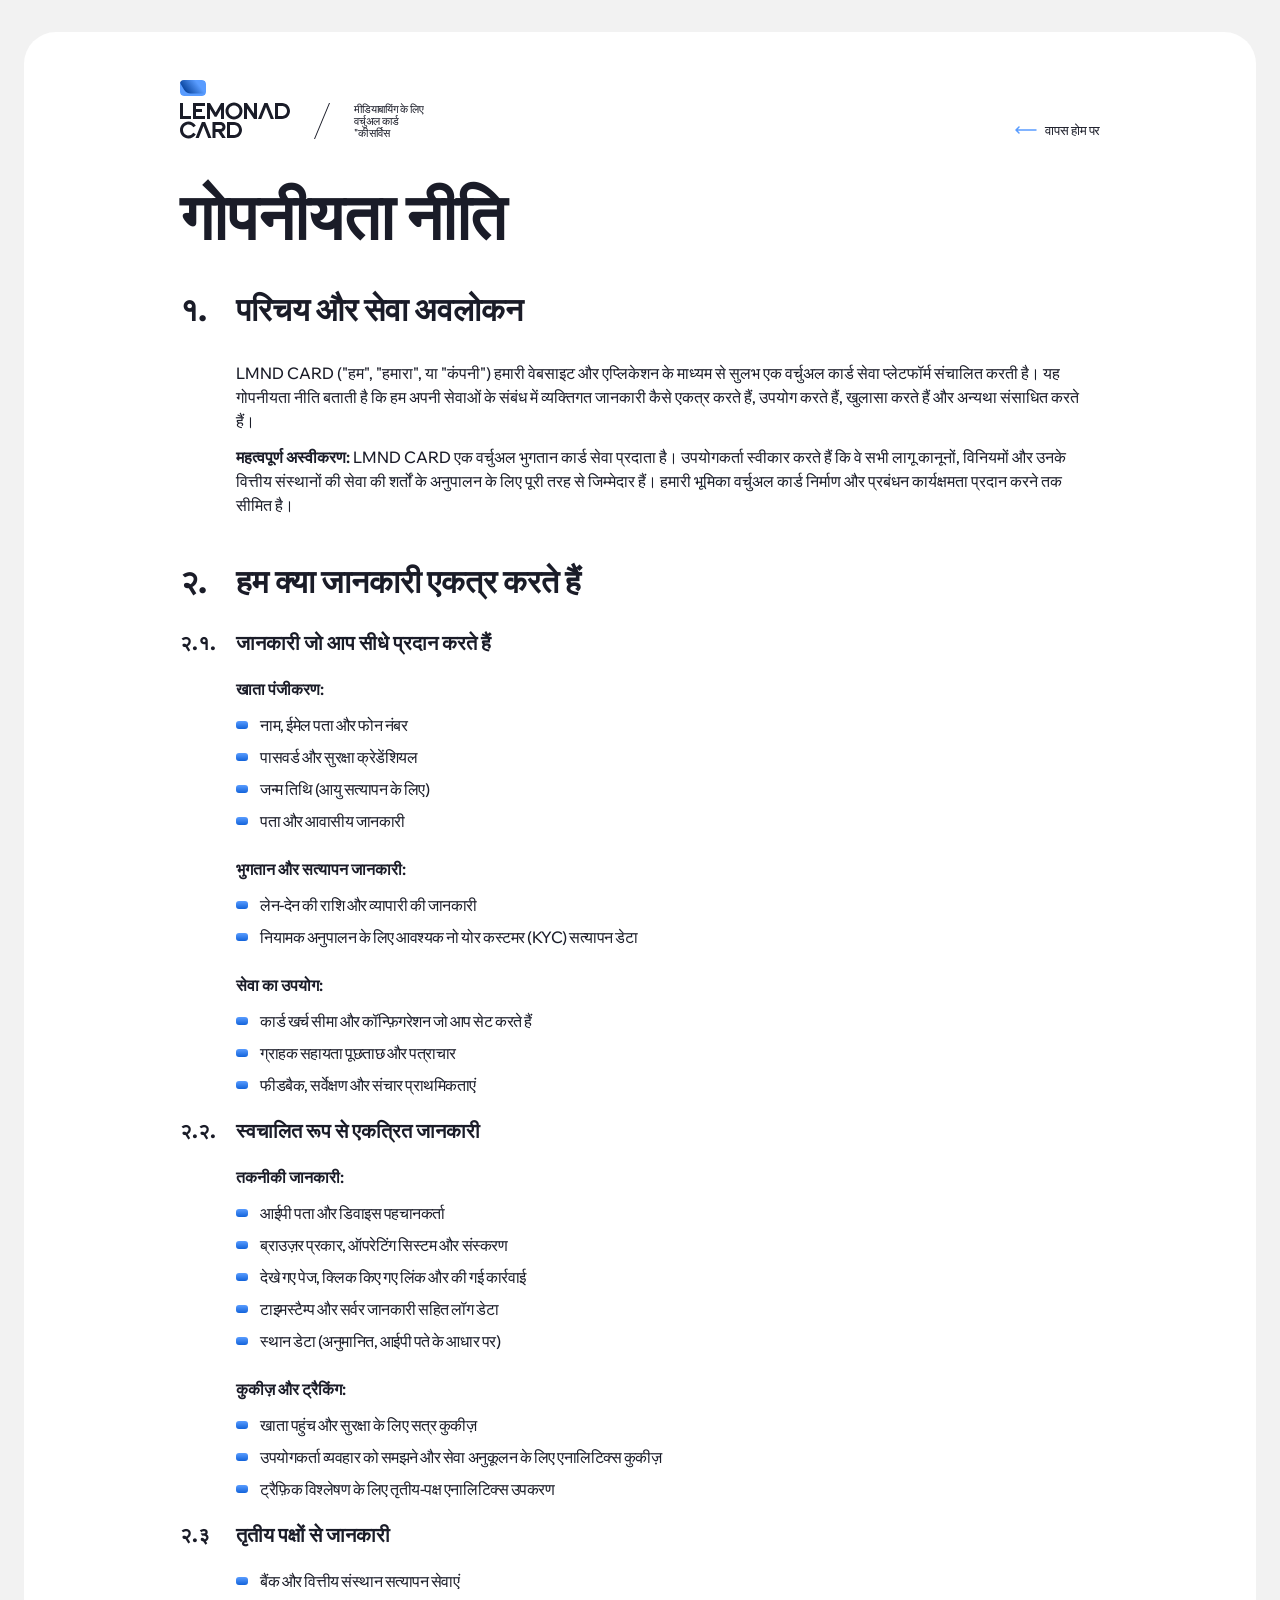
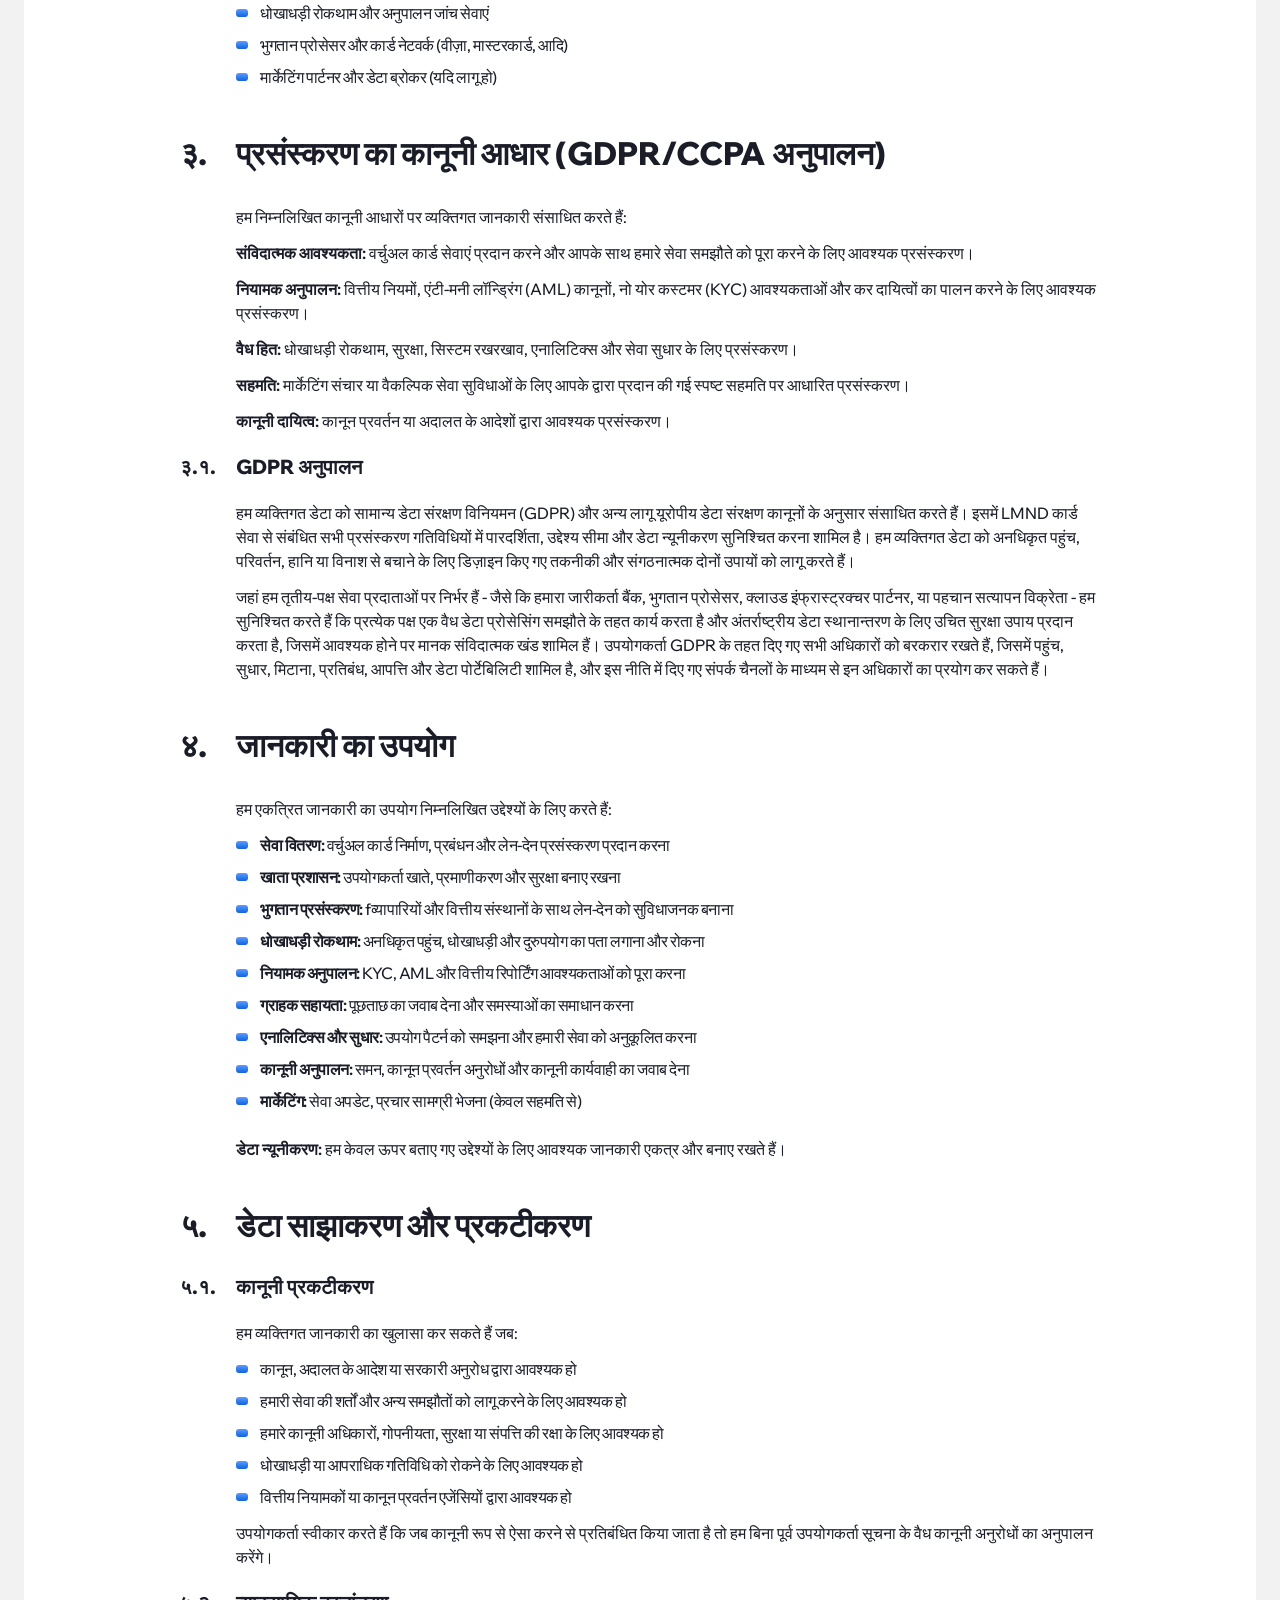
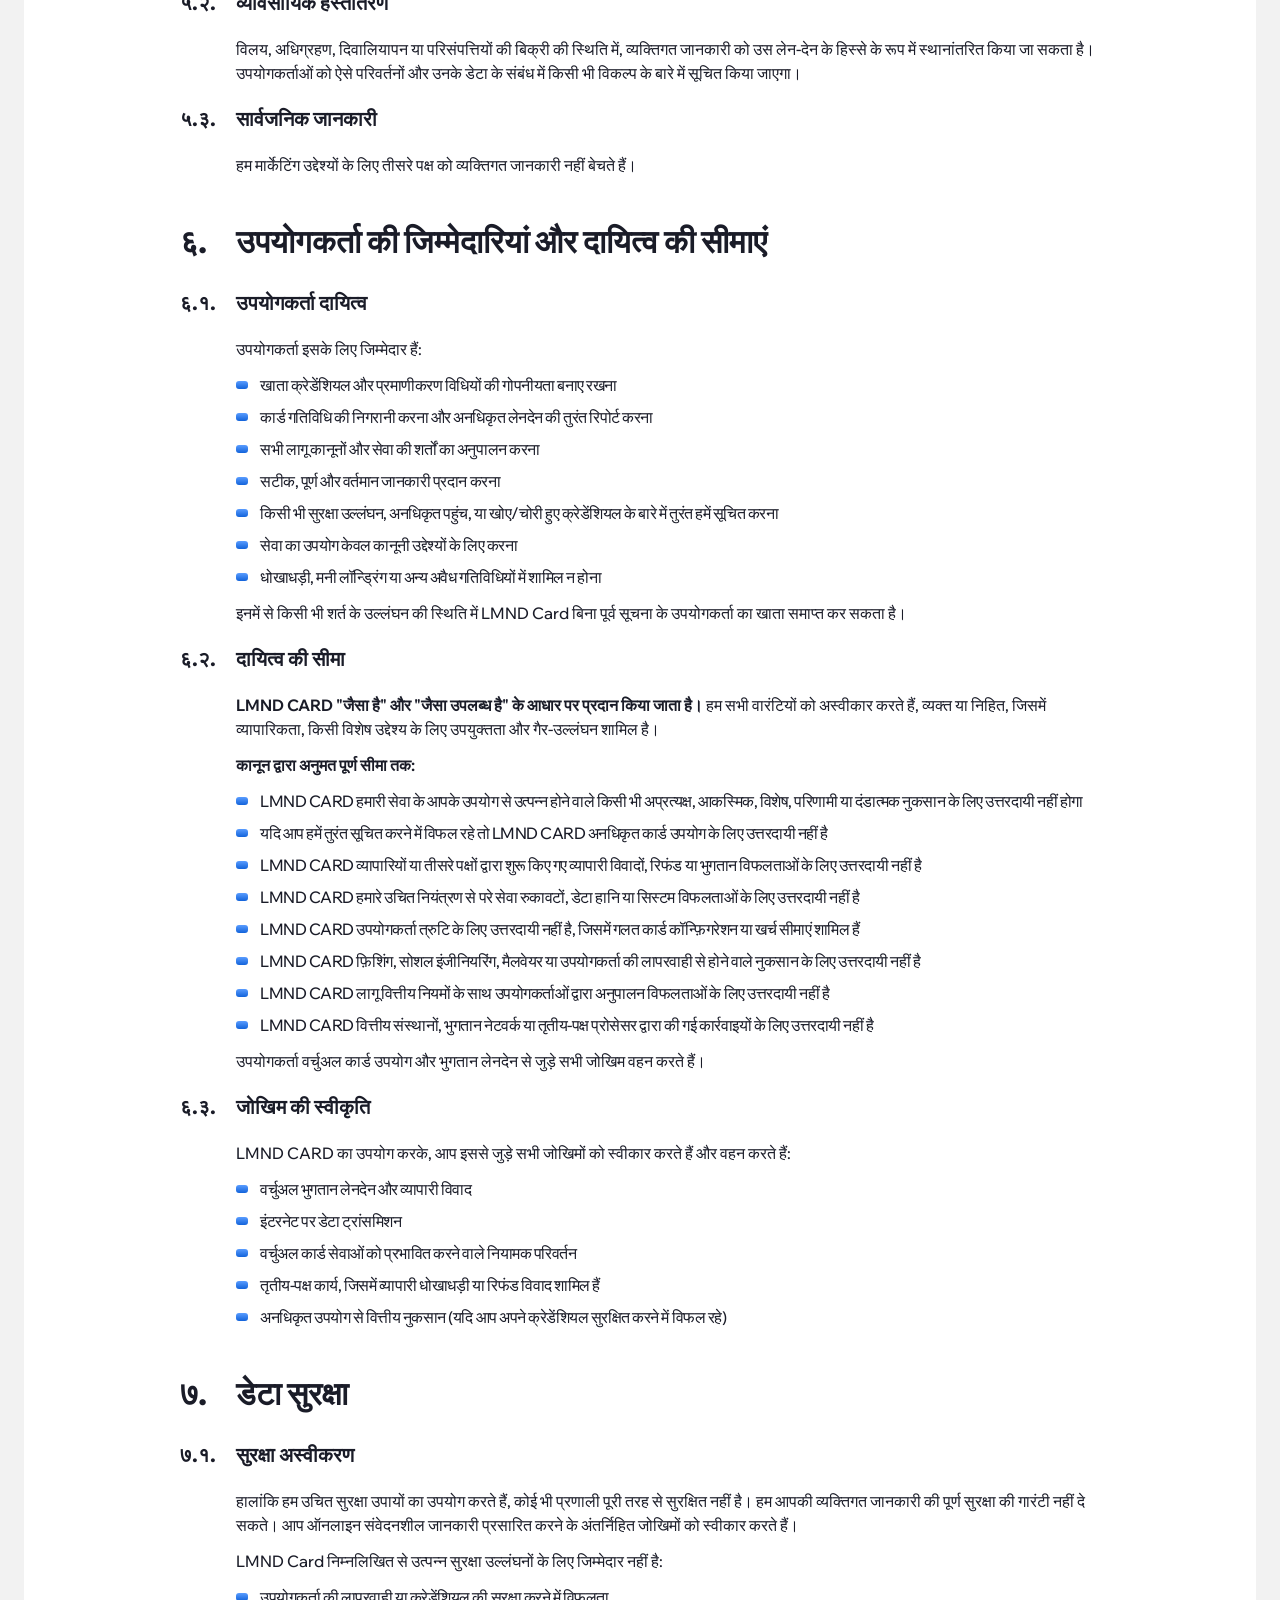
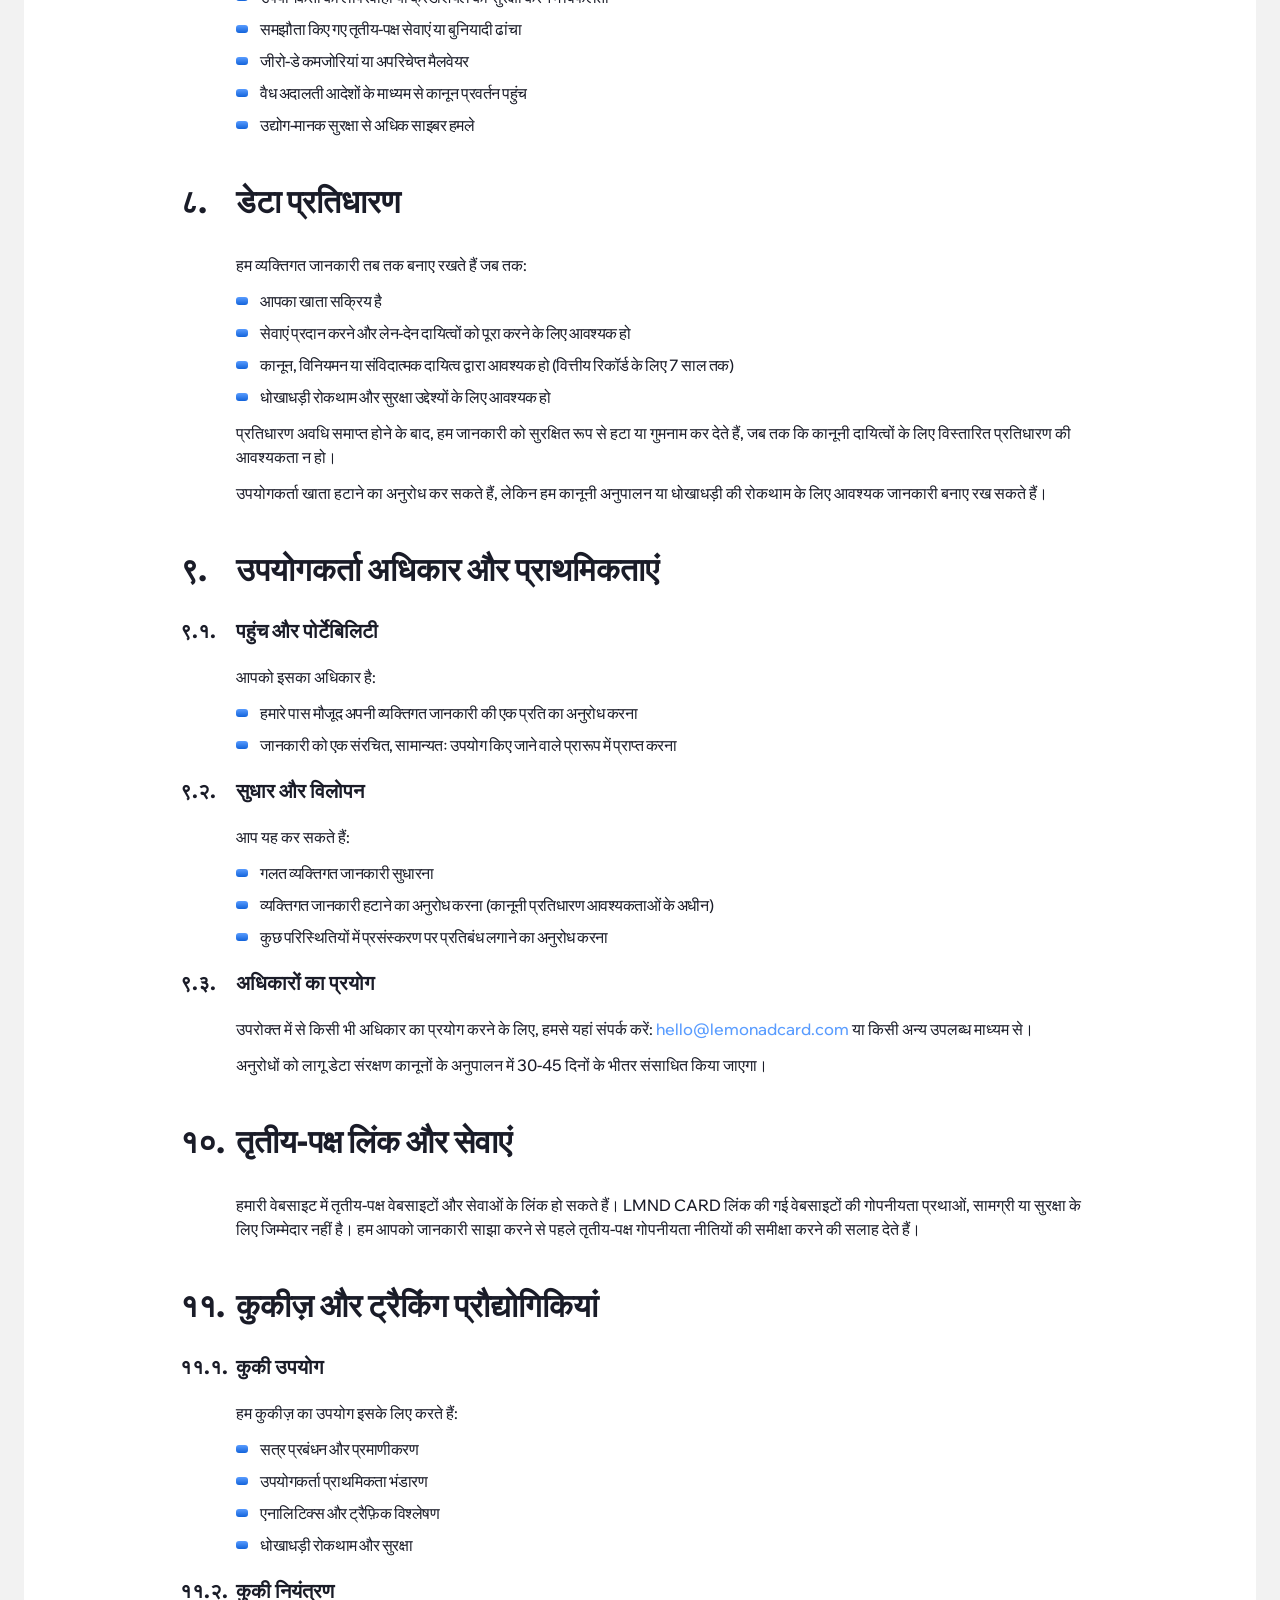
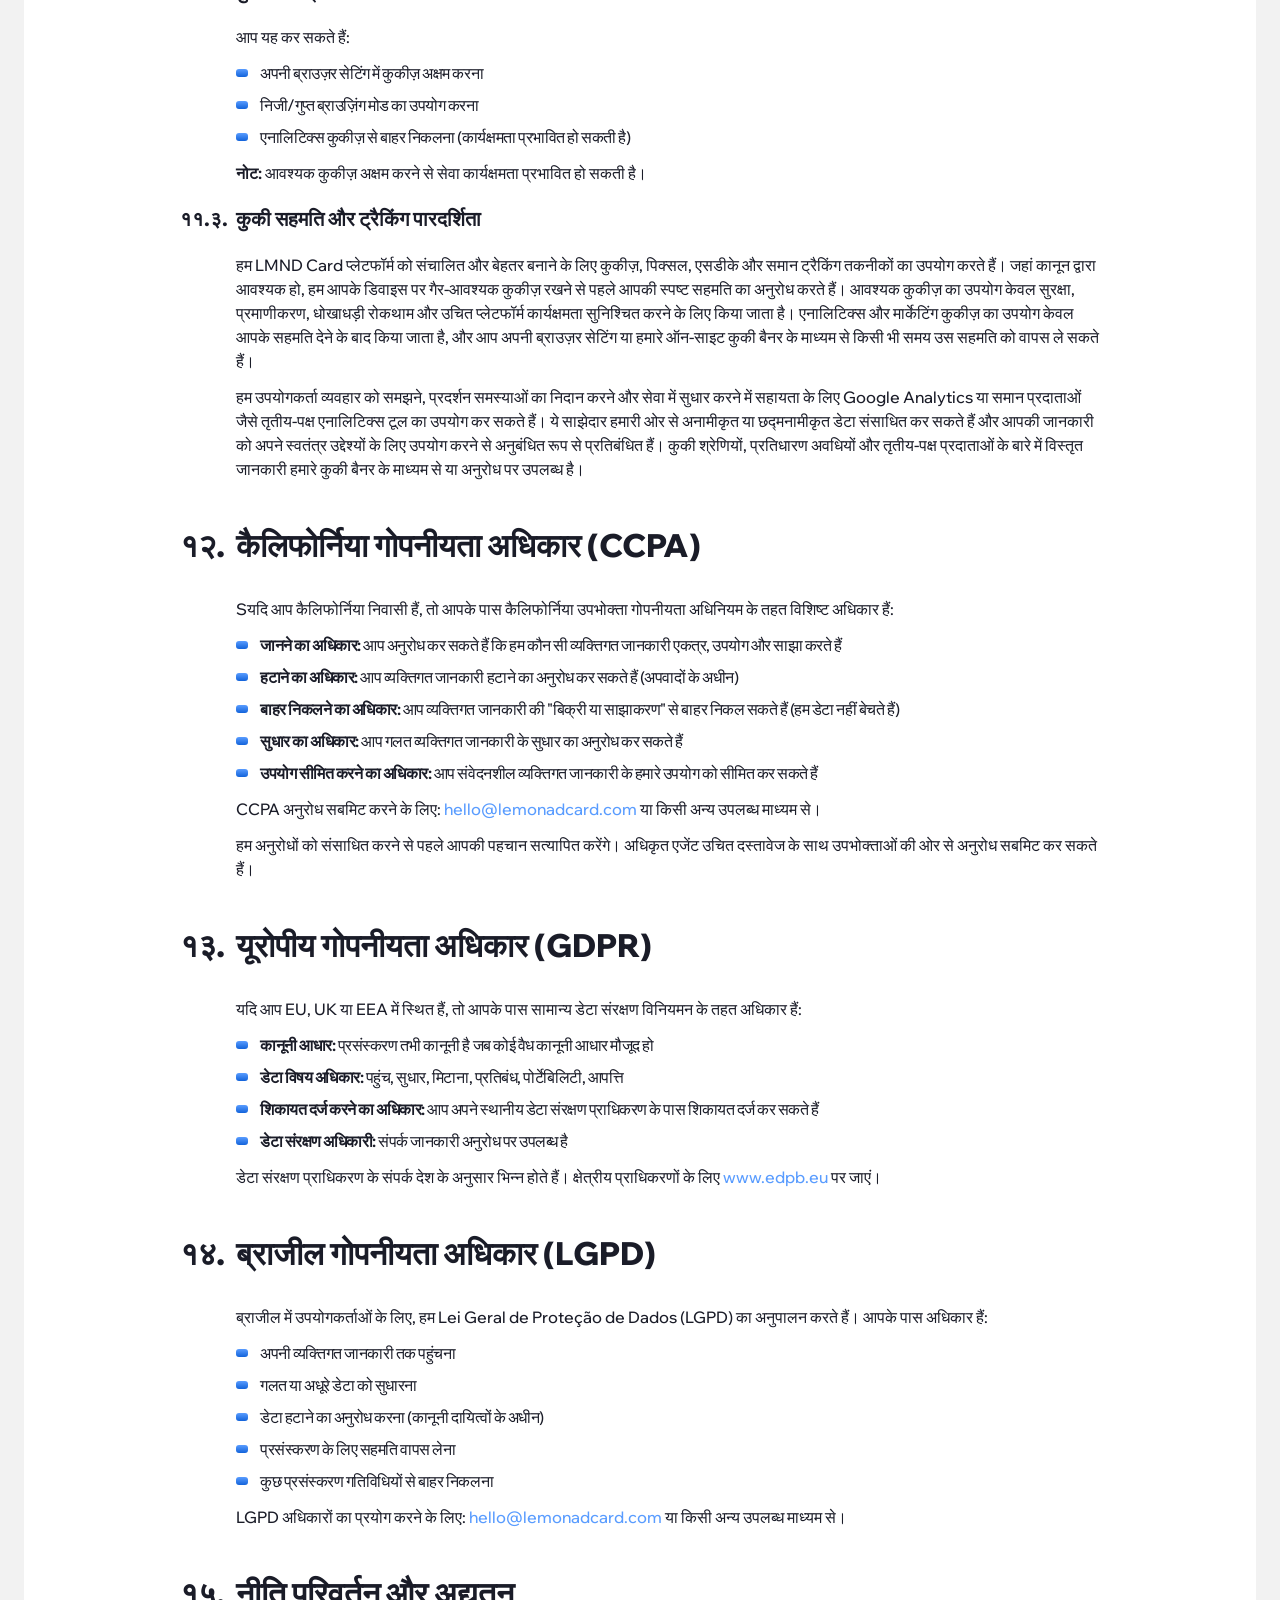
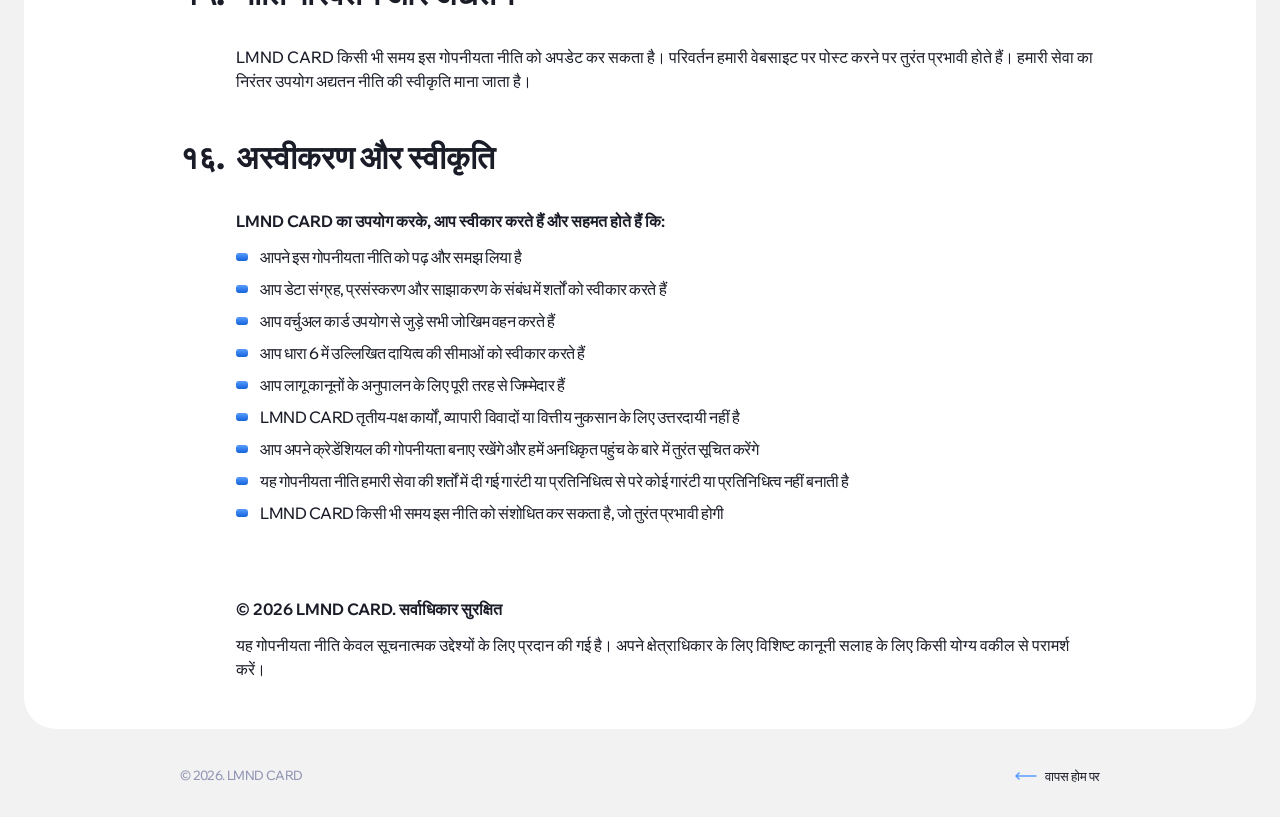
<file: privacy-hi.html>
<!DOCTYPE html>
<html lang="ru">

<head>
  <meta charset="UTF-8">
  <meta name="viewport"
    content="width=device-width, user-scalable=no, initial-scale=1.0, maximum-scale=1.0, minimum-scale=1.0">
  <meta http-equiv="X-UA-Compatible" content="ie=edge">
  <link rel="icon" type="image/png" sizes="32x32" href="/img/favicon/favicon-32.png">
  <link rel="icon" type="image/png" sizes="16x16" href="/img/favicon/favicon-16.png">
  <link rel="apple-touch-icon" sizes="180x180" href="/img/favicon/favicon-apple.png">
  <link rel="icon" type="image/x-icon" href="favicon.ico">
  <title>Lemonad Card — मीडियाबायिंग के लिए वर्चुअल कार्ड "की सर्विस</title>
  <link rel="stylesheet" href="css/normalize.css">
  <script src="js/indexSecond.js" defer></script>
  <link rel="stylesheet" href="css/fonts.css">
  <link rel="stylesheet" href="css/style.css">
  <script src="js/utmSignUpLinks.js" defer></script>
</head>

<body class="page page--second">
  <div class="page-wrapper container">
    <div class="container-mini">
      <header class="header">
        <a class="controls__logo logo-main" href="/" style="margin: 0;">
          <div class="logo-main__wrapper">
            <img class="logo-main__all-img" src="/img/logo-footer.svg" alt width="110" height="59">
          </div>
          <span class="logo-main__split" style="color: var(--dark);">
            <svg width="16" height="36" viewBox="0 0 16 36" fill="none" xmlns="http://www.w3.org/2000/svg">
              <path d="M1 36H0L15 0H16L1 36Z" fill="currentColor" />
            </svg>
          </span>
          <p class="logo-main__text" style="color: var(--dark);">मीडियाबायिंग के लिए
            <br>
            वर्चुअल कार्ड<br>
            "की सर्विस
          </p>
        </a>
        <a class="btn-back" href="/">
          <span class="btn-back__icon">
            <svg width="22" height="16" viewBox="0 0 22 16" fill="none" xmlns="http://www.w3.org/2000/svg">
              <path
                d="M4.53027 4.46979C4.23738 4.1769 3.76262 4.1769 3.46973 4.46979L0.469727 7.46979L0.417969 7.52643C0.391624 7.55873 0.371718 7.59469 0.351562 7.62995C0.336036 7.6571 0.319711 7.68381 0.307617 7.71296C0.286906 7.76295 0.272122 7.81466 0.262695 7.86725C0.254982 7.91039 0.25 7.95471 0.25 8.00007C0.250005 8.04345 0.255618 8.08565 0.262695 8.12702C0.263625 8.13245 0.262622 8.13821 0.263672 8.14362C0.272822 8.19076 0.286432 8.23727 0.304688 8.28229C0.305552 8.28442 0.307708 8.28602 0.308594 8.28815C0.328734 8.33642 0.354472 8.38136 0.383789 8.42389C0.395149 8.44037 0.405142 8.45798 0.417969 8.4737C0.433968 8.49331 0.451445 8.51206 0.469727 8.53034L3.46973 11.5303C3.76262 11.8232 4.23738 11.8232 4.53027 11.5303C4.82316 11.2375 4.82315 10.7627 4.53027 10.4698L2.81055 8.75007H21C21.4142 8.75007 21.75 8.41424 21.75 8.00007C21.75 7.58585 21.4142 7.25007 21 7.25007H2.81055L4.53027 5.53034C4.82316 5.23745 4.82315 4.76269 4.53027 4.46979Z"
                fill="#599CFF" />
            </svg>
          </span>
          <p class="btn-back__text">वापस <span>होम पर</span></p>
        </a>
      </header>

      <main class="main main--second">
        <h1 class="h1-second">गोपनीयता नीति</h1>
        <div class="block">
          <h2 class="block__title"><span>१. </span><span>परिचय और सेवा अवलोकन</span></h2>
          <div class="block__texts">
            <p>LMND CARD ("हम", "हमारा", या "कंपनी") हमारी वेबसाइट और एप्लिकेशन के माध्यम से सुलभ एक वर्चुअल कार्ड सेवा
              प्लेटफॉर्म संचालित करती है। यह गोपनीयता नीति बताती है कि हम अपनी सेवाओं के संबंध में व्यक्तिगत जानकारी
              कैसे एकत्र करते हैं, उपयोग करते हैं, खुलासा करते हैं और अन्यथा संसाधित करते हैं।
            </p>
            <p><strong>महत्वपूर्ण अस्वीकरण:</strong> LMND CARD एक वर्चुअल भुगतान कार्ड सेवा प्रदाता है। उपयोगकर्ता
              स्वीकार करते हैं कि वे सभी लागू कानूनों, विनियमों और उनके वित्तीय संस्थानों की सेवा की शर्तों के अनुपालन
              के लिए पूरी तरह से जिम्मेदार हैं। हमारी भूमिका वर्चुअल कार्ड निर्माण और प्रबंधन कार्यक्षमता प्रदान करने तक
              सीमित है।</p>
          </div>
        </div>
        <div class="block">
          <h2 class="block__title"><span>२. </span><span>हम क्या जानकारी एकत्र करते हैं</span></h2>
          <div class="block__content">
            <h3 class="block__subtitle"><span>२.१. </span><span>जानकारी जो आप सीधे प्रदान करते हैं</span>
            </h3>
            <div class="block__content-list">
              <h4>खाता पंजीकरण:</h4>
              <ul>
                <li>नाम, ईमेल पता और फोन नंबर</li>
                <li>पासवर्ड और सुरक्षा क्रेडेंशियल</li>
                <li>जन्म तिथि (आयु सत्यापन के लिए)</li>
                <li>पता और आवासीय जानकारी</li>
              </ul>
            </div>
            <div class="block__content-list">
              <h4>भुगतान और सत्यापन जानकारी:</h4>
              <ul>
                <li>लेन-देन की राशि और व्यापारी की जानकारी</li>
                <li>नियामक अनुपालन के लिए आवश्यक नो योर कस्टमर (KYC) सत्यापन डेटा</li>
              </ul>
            </div>
            <div class="block__content-list">
              <h4>सेवा का उपयोग:</h4>
              <ul>
                <li>कार्ड खर्च सीमा और कॉन्फ़िगरेशन जो आप सेट करते हैं</li>
                <li>ग्राहक सहायता पूछताछ और पत्राचार</li>
                <li>फीडबैक, सर्वेक्षण और संचार प्राथमिकताएं</li>
              </ul>
            </div>
            <h3 class="block__subtitle"><span>२.२. </span><span>स्वचालित रूप से एकत्रित जानकारी</span></h3>
            <div class="block__content-list">
              <h4>तकनीकी जानकारी:</h4>
              <ul>
                <li>आईपी पता और डिवाइस पहचानकर्ता</li>
                <li>ब्राउज़र प्रकार, ऑपरेटिंग सिस्टम और संस्करण</li>
                <li>देखे गए पेज, क्लिक किए गए लिंक और की गई कार्रवाई</li>
                <li>टाइमस्टैम्प और सर्वर जानकारी सहित लॉग डेटा</li>
                <li>स्थान डेटा (अनुमानित, आईपी पते के आधार पर)</li>
              </ul>
            </div>
            <div class="block__content-list">
              <h4>कुकीज़ और ट्रैकिंग:</h4>
              <ul>
                <li>खाता पहुंच और सुरक्षा के लिए सत्र कुकीज़</li>
                <li>उपयोगकर्ता व्यवहार को समझने और सेवा अनुकूलन के लिए एनालिटिक्स कुकीज़</li>
                <li>ट्रैफ़िक विश्लेषण के लिए तृतीय-पक्ष एनालिटिक्स उपकरण</li>
              </ul>
            </div>
            <h3 class="block__subtitle"><span>२.३ </span><span>तृतीय पक्षों से जानकारी</span></h3>
            <div class="block__content-list">
              <ul>
                <li>बैंक और वित्तीय संस्थान सत्यापन सेवाएं</li>
                <li>धोखाधड़ी रोकथाम और अनुपालन जांच सेवाएं</li>
                <li>भुगतान प्रोसेसर और कार्ड नेटवर्क (वीज़ा, मास्टरकार्ड, आदि)</li>
                <li>मार्केटिंग पार्टनर और डेटा ब्रोकर (यदि लागू हो)</li>
              </ul>
            </div>
          </div>
        </div>
        <div class="block">
          <h2 class="block__title">
            <span>३. </span>
            <span>प्रसंस्करण का कानूनी आधार (GDPR/CCPA अनुपालन)</span>
          </h2>
          <div class="block__texts">
            <p>हम निम्नलिखित कानूनी आधारों पर व्यक्तिगत जानकारी संसाधित करते हैं:</p>
            <p><strong>संविदात्मक आवश्यकता: </strong>वर्चुअल कार्ड सेवाएं प्रदान करने और आपके साथ हमारे सेवा समझौते को
              पूरा करने के लिए आवश्यक प्रसंस्करण।</p>
            <p><strong>नियामक अनुपालन: </strong>वित्तीय नियमों, एंटी-मनी लॉन्ड्रिंग (AML) कानूनों, नो योर कस्टमर (KYC)
              आवश्यकताओं और कर दायित्वों का पालन करने के लिए आवश्यक प्रसंस्करण।</p>
            <p><strong>वैध हित: </strong>धोखाधड़ी रोकथाम, सुरक्षा, सिस्टम रखरखाव, एनालिटिक्स और सेवा सुधार के लिए
              प्रसंस्करण।</p>
            <p><strong>सहमति: </strong>मार्केटिंग संचार या वैकल्पिक सेवा सुविधाओं के लिए आपके द्वारा प्रदान की गई स्पष्ट
              सहमति पर आधारित प्रसंस्करण।</p>
            <p><strong>कानूनी दायित्व: </strong>कानून प्रवर्तन या अदालत के आदेशों द्वारा आवश्यक प्रसंस्करण।</p>
          </div>
          <h3 class="block__subtitle"><span>३.१. </span><span>GDPR अनुपालन</span></h3>
          <div class="block__texts">
            <p>हम व्यक्तिगत डेटा को सामान्य डेटा संरक्षण विनियमन (GDPR) और अन्य लागू यूरोपीय डेटा संरक्षण कानूनों के
              अनुसार संसाधित करते हैं। इसमें LMND कार्ड सेवा से संबंधित सभी प्रसंस्करण गतिविधियों में पारदर्शिता,
              उद्देश्य सीमा और डेटा न्यूनीकरण सुनिश्चित करना शामिल है। हम व्यक्तिगत डेटा को अनधिकृत पहुंच, परिवर्तन,
              हानि या विनाश से बचाने के लिए डिज़ाइन किए गए तकनीकी और संगठनात्मक दोनों उपायों को लागू करते हैं।
            </p>
            <p>जहां हम तृतीय-पक्ष सेवा प्रदाताओं पर निर्भर हैं - जैसे कि हमारा जारीकर्ता बैंक, भुगतान प्रोसेसर, क्लाउड
              इंफ्रास्ट्रक्चर पार्टनर, या पहचान सत्यापन विक्रेता - हम सुनिश्चित करते हैं कि प्रत्येक पक्ष एक वैध डेटा
              प्रोसेसिंग समझौते के तहत कार्य करता है और अंतर्राष्ट्रीय डेटा स्थानान्तरण के लिए उचित सुरक्षा उपाय प्रदान
              करता है, जिसमें आवश्यक होने पर मानक संविदात्मक खंड शामिल हैं। उपयोगकर्ता GDPR के तहत दिए गए सभी अधिकारों
              को बरकरार रखते हैं, जिसमें पहुंच, सुधार, मिटाना, प्रतिबंध, आपत्ति और डेटा पोर्टेबिलिटी शामिल है, और इस
              नीति में दिए गए संपर्क चैनलों के माध्यम से इन अधिकारों का प्रयोग कर सकते हैं।
            </p>
          </div>
        </div>
        <div class="block">
          <h2 class="block__title"><span>४. </span><span>जानकारी का उपयोग</span></h2>
          <div class="block__content-list">
            <p>हम एकत्रित जानकारी का उपयोग निम्नलिखित उद्देश्यों के लिए करते हैं:</p>
            <ul>
              <li><strong>सेवा वितरण: </strong>वर्चुअल कार्ड निर्माण, प्रबंधन और लेन-देन प्रसंस्करण प्रदान करना</li>
              <li><strong>खाता प्रशासन: </strong>उपयोगकर्ता खाते, प्रमाणीकरण और सुरक्षा बनाए रखना</li>
              <li><strong>भुगतान प्रसंस्करण: </strong>fव्यापारियों और वित्तीय संस्थानों के साथ लेन-देन को सुविधाजनक
                बनाना</li>
              <li><strong>धोखाधड़ी रोकथाम: </strong>अनधिकृत पहुंच, धोखाधड़ी और दुरुपयोग का पता लगाना और रोकना</li>
              <li><strong>नियामक अनुपालन: </strong>KYC, AML और वित्तीय रिपोर्टिंग आवश्यकताओं को पूरा करना</li>
              <li><strong>ग्राहक सहायता: </strong>पूछताछ का जवाब देना और समस्याओं का समाधान करना</li>
              <li><strong>एनालिटिक्स और सुधार: </strong>उपयोग पैटर्न को समझना और हमारी सेवा को अनुकूलित करना</li>
              <li><strong>कानूनी अनुपालन: </strong>समन, कानून प्रवर्तन अनुरोधों और कानूनी कार्यवाही का जवाब देना</li>
              <li><strong>मार्केटिंग: </strong>सेवा अपडेट, प्रचार सामग्री भेजना (केवल सहमति से)</li>
            </ul>
          </div>
          <div class="block__texts">
            <p><strong>डेटा न्यूनीकरण: </strong>हम केवल ऊपर बताए गए उद्देश्यों के लिए आवश्यक जानकारी एकत्र और बनाए रखते
              हैं।</p>
          </div>
        </div>
        <div class="block">
          <h2 class="block__title"><span>५. </span><span>डेटा साझाकरण और प्रकटीकरण</span></h2>
          <h3 class="block__subtitle"><span>५.१. </span><span>कानूनी प्रकटीकरण</span></h3>
          <div class="block__content-list">
            <p>हम व्यक्तिगत जानकारी का खुलासा कर सकते हैं जब:</p>
            <ul>
              <li>कानून, अदालत के आदेश या सरकारी अनुरोध द्वारा आवश्यक हो</li>
              <li>हमारी सेवा की शर्तों और अन्य समझौतों को लागू करने के लिए आवश्यक हो</li>
              <li>हमारे कानूनी अधिकारों, गोपनीयता, सुरक्षा या संपत्ति की रक्षा के लिए आवश्यक हो</li>
              <li>धोखाधड़ी या आपराधिक गतिविधि को रोकने के लिए आवश्यक हो</li>
              <li>वित्तीय नियामकों या कानून प्रवर्तन एजेंसियों द्वारा आवश्यक हो</li>
            </ul>
            <p>उपयोगकर्ता स्वीकार करते हैं कि जब कानूनी रूप से ऐसा करने से प्रतिबंधित किया जाता है तो हम बिना पूर्व
              उपयोगकर्ता सूचना के वैध कानूनी अनुरोधों का अनुपालन करेंगे।</p>
          </div>
          <h3 class="block__subtitle"><span>५.२. </span><span>व्यावसायिक हस्तांतरण</span></h3>
          <div class="block__texts">
            <p>विलय, अधिग्रहण, दिवालियापन या परिसंपत्तियों की बिक्री की स्थिति में, व्यक्तिगत जानकारी को उस लेन-देन के
              हिस्से के रूप में स्थानांतरित किया जा सकता है। उपयोगकर्ताओं को ऐसे परिवर्तनों और उनके डेटा के संबंध में
              किसी भी विकल्प के बारे में सूचित किया जाएगा।</p>
          </div>
          <h3 class="block__subtitle"><span>५.३. </span><span>सार्वजनिक जानकारी</span></h3>
          <div class="block__texts">
            <p>हम मार्केटिंग उद्देश्यों के लिए तीसरे पक्ष को व्यक्तिगत जानकारी नहीं बेचते हैं।</p>
          </div>
        </div>
        <div class="block">
          <h2 class="block__title"><span>६. </span><span>उपयोगकर्ता की जिम्मेदारियां और दायित्व की सीमाएं</span></h2>
          <h3 class="block__subtitle"><span>६.१. </span><span>उपयोगकर्ता दायित्व</span></h3>
          <div class="block__content-list">
            <p>उपयोगकर्ता इसके लिए जिम्मेदार हैं:</p>
            <ul>
              <li>खाता क्रेडेंशियल और प्रमाणीकरण विधियों की गोपनीयता बनाए रखना</li>
              <li>कार्ड गतिविधि की निगरानी करना और अनधिकृत लेनदेन की तुरंत रिपोर्ट करना</li>
              <li>सभी लागू कानूनों और सेवा की शर्तों का अनुपालन करना</li>
              <li>सटीक, पूर्ण और वर्तमान जानकारी प्रदान करना</li>
              <li>किसी भी सुरक्षा उल्लंघन, अनधिकृत पहुंच, या खोए/चोरी हुए क्रेडेंशियल के बारे में तुरंत हमें सूचित करना
              </li>
              <li>सेवा का उपयोग केवल कानूनी उद्देश्यों के लिए करना</li>
              <li>धोखाधड़ी, मनी लॉन्ड्रिंग या अन्य अवैध गतिविधियों में शामिल न होना</li>
            </ul>
            <p>इनमें से किसी भी शर्त के उल्लंघन की स्थिति में LMND Card बिना पूर्व सूचना के उपयोगकर्ता का खाता समाप्त कर
              सकता है।</p>
          </div>
          <h3 class="block__subtitle"><span>६.२. </span><span>दायित्व की सीमा</span></h3>
          <div class="block__content-list">
            <p><strong>LMND CARD "जैसा है" और "जैसा उपलब्ध है" के आधार पर प्रदान किया जाता है।</strong> हम सभी वारंटियों को
                अस्वीकार करते हैं, व्यक्त या निहित, जिसमें व्यापारिकता, किसी विशेष उद्देश्य के लिए उपयुक्तता और
                गैर-उल्लंघन शामिल है।</p>
            <h4>कानून द्वारा अनुमत पूर्ण सीमा तक:</h4>
            <ul>
              <li>LMND CARD हमारी सेवा के आपके उपयोग से उत्पन्न होने वाले किसी भी अप्रत्यक्ष, आकस्मिक, विशेष, परिणामी या
                दंडात्मक नुकसान के लिए उत्तरदायी नहीं होगा</li>
              <li>यदि आप हमें तुरंत सूचित करने में विफल रहे तो LMND CARD अनधिकृत कार्ड उपयोग के लिए उत्तरदायी नहीं है
              </li>
              <li>LMND CARD व्यापारियों या तीसरे पक्षों द्वारा शुरू किए गए व्यापारी विवादों, रिफंड या भुगतान विफलताओं के
                लिए उत्तरदायी नहीं है
              </li>
              <li>LMND CARD हमारे उचित नियंत्रण से परे सेवा रुकावटों, डेटा हानि या सिस्टम विफलताओं के लिए उत्तरदायी नहीं
                है</li>
              <li>LMND CARD उपयोगकर्ता त्रुटि के लिए उत्तरदायी नहीं है, जिसमें गलत कार्ड कॉन्फ़िगरेशन या खर्च सीमाएं
                शामिल हैं</li>
              <li>LMND CARD फ़िशिंग, सोशल इंजीनियरिंग, मैलवेयर या उपयोगकर्ता की लापरवाही से होने वाले नुकसान के लिए
                उत्तरदायी नहीं है</li>
              <li>LMND CARD लागू वित्तीय नियमों के साथ उपयोगकर्ताओं द्वारा अनुपालन विफलताओं के लिए उत्तरदायी नहीं है
              </li>
              <li>LMND CARD वित्तीय संस्थानों, भुगतान नेटवर्क या तृतीय-पक्ष प्रोसेसर द्वारा की गई कार्रवाइयों के लिए
                उत्तरदायी नहीं है</li>
            </ul>
            <p>उपयोगकर्ता वर्चुअल कार्ड उपयोग और भुगतान लेनदेन से जुड़े सभी जोखिम वहन करते हैं।</p>
          </div>
          <h3 class="block__subtitle"><span>६.३. </span><span>जोखिम की स्वीकृति</span></h3>
          <div class="block__content-list">
            <p>LMND CARD का उपयोग करके, आप इससे जुड़े सभी जोखिमों को स्वीकार करते हैं और वहन करते हैं:</p>
            <ul>
              <li>वर्चुअल भुगतान लेनदेन और व्यापारी विवाद</li>
              <li>इंटरनेट पर डेटा ट्रांसमिशन</li>
              <li>वर्चुअल कार्ड सेवाओं को प्रभावित करने वाले नियामक परिवर्तन</li>
              <li>तृतीय-पक्ष कार्य, जिसमें व्यापारी धोखाधड़ी या रिफंड विवाद शामिल हैं</li>
              <li>अनधिकृत उपयोग से वित्तीय नुकसान (यदि आप अपने क्रेडेंशियल सुरक्षित करने में विफल रहे)</li>
            </ul>
          </div>
        </div>
        <div class="block">
          <h2 class="block__title"><span>७. </span><span>डेटा सुरक्षा</span></h2>
          <h3 class="block__subtitle"><span>७.१. </span><span>सुरक्षा अस्वीकरण</span></h3>
          <div class="block__content-list">
            <p>हालांकि हम उचित सुरक्षा उपायों का उपयोग करते हैं, कोई भी प्रणाली पूरी तरह से सुरक्षित नहीं है। हम आपकी
              व्यक्तिगत जानकारी की पूर्ण सुरक्षा की गारंटी नहीं दे सकते। आप ऑनलाइन संवेदनशील जानकारी प्रसारित करने के
              अंतर्निहित जोखिमों को स्वीकार करते हैं।</p>
            <p>LMND Card निम्नलिखित से उत्पन्न सुरक्षा उल्लंघनों के लिए जिम्मेदार नहीं है:</p>
            <ul>
              <li>उपयोगकर्ता की लापरवाही या क्रेडेंशियल की सुरक्षा करने में विफलता</li>
              <li>समझौता किए गए तृतीय-पक्ष सेवाएं या बुनियादी ढांचा</li>
              <li>जीरो-डे कमजोरियां या अपरिचेप्त मैलवेयर</li>
              <li>वैध अदालती आदेशों के माध्यम से कानून प्रवर्तन पहुंच</li>
              <li>उद्योग-मानक सुरक्षा से अधिक साइबर हमले</li>
            </ul>
          </div>
        </div>
        <div class="block">
          <h2 class="block__title"><span>८. </span><span>डेटा प्रतिधारण</span></h2>
          <div class="block__content-list">
            <p>हम व्यक्तिगत जानकारी तब तक बनाए रखते हैं जब तक:</p>
            <ul>
              <li>आपका खाता सक्रिय है</li>
              <li>सेवाएं प्रदान करने और लेन-देन दायित्वों को पूरा करने के लिए आवश्यक हो</li>
              <li>कानून, विनियमन या संविदात्मक दायित्व द्वारा आवश्यक हो (वित्तीय रिकॉर्ड के लिए 7 साल तक)</li>
              <li>धोखाधड़ी रोकथाम और सुरक्षा उद्देश्यों के लिए आवश्यक हो</li>
            </ul>
            <p>प्रतिधारण अवधि समाप्त होने के बाद, हम जानकारी को सुरक्षित रूप से हटा या गुमनाम कर देते हैं, जब तक कि
              कानूनी दायित्वों के लिए विस्तारित प्रतिधारण की आवश्यकता न हो।</p>
            <p>उपयोगकर्ता खाता हटाने का अनुरोध कर सकते हैं, लेकिन हम कानूनी अनुपालन या धोखाधड़ी की रोकथाम के लिए आवश्यक
              जानकारी बनाए रख सकते हैं।</p>
          </div>
        </div>
        <div class="block">
          <h2 class="block__title"><span>९. </span><span>उपयोगकर्ता अधिकार और प्राथमिकताएं</span></h2>
          <h3 class="block__subtitle"><span>९.१. </span><span>पहुंच और पोर्टेबिलिटी</span></h3>
          <div class="block__content-list">
            <p>आपको इसका अधिकार है:</p>
            <ul>
              <li>हमारे पास मौजूद अपनी व्यक्तिगत जानकारी की एक प्रति का अनुरोध करना</li>
              <li>जानकारी को एक संरचित, सामान्यतः उपयोग किए जाने वाले प्रारूप में प्राप्त करना</li>
            </ul>
          </div>
          <h3 class="block__subtitle"><span>९.२. </span><span>सुधार और विलोपन</span></h3>
          <div class="block__content-list">
            <p>आप यह कर सकते हैं:</p>
            <ul>
              <li>गलत व्यक्तिगत जानकारी सुधारना</li>
              <li>व्यक्तिगत जानकारी हटाने का अनुरोध करना (कानूनी प्रतिधारण आवश्यकताओं के अधीन)</li>
              <li>कुछ परिस्थितियों में प्रसंस्करण पर प्रतिबंध लगाने का अनुरोध करना</li>
            </ul>
          </div>
          <h3 class="block__subtitle"><span>९.३. </span><span>अधिकारों का प्रयोग</span></h3>
          <div class="block__texts">
            <p>उपरोक्त में से किसी भी अधिकार का प्रयोग करने के लिए, हमसे यहां संपर्क करें: <a
                href="mailto:hello@lemonadcard.com"><span>hello@lemonadcard.com</span></a> या किसी अन्य उपलब्ध माध्यम
              से।</p>
            <p>अनुरोधों को लागू डेटा संरक्षण कानूनों के अनुपालन में 30-45 दिनों के भीतर संसाधित किया जाएगा।</p>
          </div>
        </div>
        <div class="block">
          <h2 class="block__title"><span>१०. </span><span>तृतीय-पक्ष लिंक और सेवाएं</span></h2>
          <div class="block__texts">
            <p>हमारी वेबसाइट में तृतीय-पक्ष वेबसाइटों और सेवाओं के लिंक हो सकते हैं। LMND CARD लिंक की गई वेबसाइटों की
              गोपनीयता प्रथाओं, सामग्री या सुरक्षा के लिए जिम्मेदार नहीं है। हम आपको जानकारी साझा करने से पहले
              तृतीय-पक्ष गोपनीयता नीतियों की समीक्षा करने की सलाह देते हैं।
            </p>
          </div>
        </div>
        <div class="block">
          <h2 class="block__title"><span>११. </span><span>कुकीज़ और ट्रैकिंग प्रौद्योगिकियां</span></h2>
          <h3 class="block__subtitle"><span>११.१. </span><span>कुकी उपयोग</span></h3>
          <div class="block__content-list">
            <p>हम कुकीज़ का उपयोग इसके लिए करते हैं:</p>
            <ul>
              <li>सत्र प्रबंधन और प्रमाणीकरण</li>
              <li>उपयोगकर्ता प्राथमिकता भंडारण</li>
              <li>एनालिटिक्स और ट्रैफ़िक विश्लेषण</li>
              <li>धोखाधड़ी रोकथाम और सुरक्षा</li>
            </ul>
          </div>
          <h3 class="block__subtitle"><span>११.२. </span><span>कुकी नियंत्रण</span></h3>
          <div class="block__content-list">
            <p>आप यह कर सकते हैं:</p>
            <ul>
              <li>अपनी ब्राउज़र सेटिंग में कुकीज़ अक्षम करना</li>
              <li>निजी/गुप्त ब्राउज़िंग मोड का उपयोग करना</li>
              <li>एनालिटिक्स कुकीज़ से बाहर निकलना (कार्यक्षमता प्रभावित हो सकती है)</li>
            </ul>
            <p><strong>नोट: </strong>आवश्यक कुकीज़ अक्षम करने से सेवा कार्यक्षमता प्रभावित हो सकती है।</p>
          </div>
          <h3 class="block__subtitle"><span>११.३. </span><span>कुकी सहमति और ट्रैकिंग पारदर्शिता</span></h3>
          <div class="block__texts">
            <p>हम LMND Card प्लेटफॉर्म को संचालित और बेहतर बनाने के लिए कुकीज़, पिक्सल, एसडीके और समान ट्रैकिंग तकनीकों
              का उपयोग करते हैं। जहां कानून द्वारा आवश्यक हो, हम आपके डिवाइस पर गैर-आवश्यक कुकीज़ रखने से पहले आपकी
              स्पष्ट सहमति का अनुरोध करते हैं। आवश्यक कुकीज़ का उपयोग केवल सुरक्षा, प्रमाणीकरण, धोखाधड़ी रोकथाम और उचित
              प्लेटफॉर्म कार्यक्षमता सुनिश्चित करने के लिए किया जाता है। एनालिटिक्स और मार्केटिंग कुकीज़ का उपयोग केवल
              आपके सहमति देने के बाद किया जाता है, और आप अपनी ब्राउज़र सेटिंग या हमारे ऑन-साइट कुकी बैनर के माध्यम से
              किसी भी समय उस सहमति को वापस ले सकते हैं।</p>
            <p>हम उपयोगकर्ता व्यवहार को समझने, प्रदर्शन समस्याओं का निदान करने और सेवा में सुधार करने में सहायता के लिए
              Google Analytics या समान प्रदाताओं जैसे तृतीय-पक्ष एनालिटिक्स टूल का उपयोग कर सकते हैं। ये साझेदार हमारी
              ओर से अनामीकृत या छद्मनामीकृत डेटा संसाधित कर सकते हैं और आपकी जानकारी को अपने स्वतंत्र उद्देश्यों के लिए
              उपयोग करने से अनुबंधित रूप से प्रतिबंधित हैं। कुकी श्रेणियों, प्रतिधारण अवधियों और तृतीय-पक्ष प्रदाताओं के
              बारे में विस्तृत जानकारी हमारे कुकी बैनर के माध्यम से या अनुरोध पर उपलब्ध है।</p>
          </div>
        </div>
        <div class="block">
          <h2 class="block__title"><span>१२. </span><span>कैलिफोर्निया गोपनीयता अधिकार (CCPA)</span></h2>
          <div class="block__content-list">
            <p>Sयदि आप कैलिफोर्निया निवासी हैं, तो आपके पास कैलिफोर्निया उपभोक्ता गोपनीयता अधिनियम के तहत विशिष्ट अधिकार
              हैं:
            </p>
            <ul>
              <li><strong>जानने का अधिकार: </strong>आप अनुरोध कर सकते हैं कि हम कौन सी व्यक्तिगत जानकारी एकत्र, उपयोग और
                साझा करते हैं</li>
              <li><strong>हटाने का अधिकार: </strong>आप व्यक्तिगत जानकारी हटाने का अनुरोध कर सकते हैं (अपवादों के अधीन)
              </li>
              <li><strong>बाहर निकलने का अधिकार: </strong>आप व्यक्तिगत जानकारी की "बिक्री या साझाकरण" से बाहर निकल सकते
                हैं (हम डेटा नहीं बेचते हैं)</li>
              <li><strong>सुधार का अधिकार: </strong>आप गलत व्यक्तिगत जानकारी के सुधार का अनुरोध कर सकते हैं</li>
              <li><strong>उपयोग सीमित करने का अधिकार: </strong>आप संवेदनशील व्यक्तिगत जानकारी के हमारे उपयोग को सीमित कर
                सकते हैं
              </li>
            </ul>
            <p>CCPA अनुरोध सबमिट करने के लिए: <a
                href="mailto:hello@lemonadcard.com"><span>hello@lemonadcard.com</span></a>
              या किसी अन्य उपलब्ध माध्यम से।</p>
            <p>हम अनुरोधों को संसाधित करने से पहले आपकी पहचान सत्यापित करेंगे। अधिकृत एजेंट उचित दस्तावेज के साथ
              उपभोक्ताओं की ओर से अनुरोध सबमिट कर सकते हैं।
            </p>
          </div>
        </div>
        <div class="block">
          <h2 class="block__title"><span>१३. </span><span>यूरोपीय गोपनीयता अधिकार (GDPR)</span></h2>
          <div class="block__content-list">
            <p>यदि आप EU, UK या EEA में स्थित हैं, तो आपके पास सामान्य डेटा संरक्षण विनियमन के तहत अधिकार हैं:
            </p>
            <ul>
              <li><strong>कानूनी आधार: </strong>प्रसंस्करण तभी कानूनी है जब कोई वैध कानूनी आधार मौजूद हो</li>
              <li><strong>डेटा विषय अधिकार: </strong>पहुंच, सुधार, मिटाना, प्रतिबंध, पोर्टेबिलिटी, आपत्ति</li>
              <li><strong>शिकायत दर्ज करने का अधिकार: </strong>आप अपने स्थानीय डेटा संरक्षण प्राधिकरण के पास शिकायत दर्ज
                कर सकते हैं
              </li>
              <li><strong>डेटा संरक्षण अधिकारी: </strong>संपर्क जानकारी अनुरोध पर उपलब्ध है
              </li>
            </ul>
            <p>डेटा संरक्षण प्राधिकरण के संपर्क देश के अनुसार भिन्न होते हैं। क्षेत्रीय प्राधिकरणों के लिए <a
                href="http://www.edpb.eu">www.edpb.eu</a>
              पर जाएं।
            </p>
          </div>
        </div>
        <div class="block">
          <h2 class="block__title"><span>१४. </span><span>ब्राजील गोपनीयता अधिकार (LGPD)</span></h2>
          <div class="block__content-list">
            <p>ब्राजील में उपयोगकर्ताओं के लिए, हम Lei Geral de Proteção de Dados (LGPD) का अनुपालन करते हैं। आपके पास
              अधिकार हैं:
            </p>
            <ul>
              <li>अपनी व्यक्तिगत जानकारी तक पहुंचना</li>
              <li>गलत या अधूरे डेटा को सुधारना</li>
              <li>डेटा हटाने का अनुरोध करना (कानूनी दायित्वों के अधीन)</li>
              <li>प्रसंस्करण के लिए सहमति वापस लेना</li>
              <li>कुछ प्रसंस्करण गतिविधियों से बाहर निकलना</li>
            </ul>
            <p>LGPD अधिकारों का प्रयोग करने के लिए: <a
                href="mailto:hello@lemonadcard.com"><span>hello@lemonadcard.com</span></a> या किसी अन्य उपलब्ध माध्यम
              से।
            </p>
          </div>
        </div>
        <div class="block">
          <h2 class="block__title"><span>१५. </span><span>नीति परिवर्तन और अद्यतन</span></h2>
          <div class="block__texts">
            <p>LMND CARD किसी भी समय इस गोपनीयता नीति को अपडेट कर सकता है। परिवर्तन हमारी वेबसाइट पर पोस्ट करने पर तुरंत
              प्रभावी होते हैं। हमारी सेवा का निरंतर उपयोग अद्यतन नीति की स्वीकृति माना जाता है।
            </p>
          </div>
        </div>
        <div class="block">
          <h2 class="block__title"><span>१६. </span><span>अस्वीकरण और स्वीकृति</span></h2>
          <div class="block__content-list">
            <p><strong>LMND CARD का उपयोग करके, आप स्वीकार करते हैं और सहमत होते हैं कि:</strong>
            </p>
            <ul>
              <li>आपने इस गोपनीयता नीति को पढ़ और समझ लिया है</li>
              <li>आप डेटा संग्रह, प्रसंस्करण और साझाकरण के संबंध में शर्तों को स्वीकार करते हैं</li>
              <li>आप वर्चुअल कार्ड उपयोग से जुड़े सभी जोखिम वहन करते हैं</li>
              <li>आप धारा 6 में उल्लिखित दायित्व की सीमाओं को स्वीकार करते हैं</li>
              <li>आप लागू कानूनों के अनुपालन के लिए पूरी तरह से जिम्मेदार हैं</li>
              <li>LMND CARD तृतीय-पक्ष कार्यों, व्यापारी विवादों या वित्तीय नुकसान के लिए उत्तरदायी नहीं है</li>
              <li>आप अपने क्रेडेंशियल की गोपनीयता बनाए रखेंगे और हमें अनधिकृत पहुंच के बारे में तुरंत सूचित करेंगे</li>
              <li>यह गोपनीयता नीति हमारी सेवा की शर्तों में दी गई गारंटी या प्रतिनिधित्व से परे कोई गारंटी या
                प्रतिनिधित्व नहीं बनाती है
              </li>
              <li>LMND CARD किसी भी समय इस नीति को संशोधित कर सकता है, जो तुरंत प्रभावी होगी</li>
            </ul>
          </div>
        </div>
        <div class="block" style="margin-top: 24px;">
          <div class="block__texts">
            <p><strong>© 2026 LMND CARD. सर्वाधिकार सुरक्षित</strong></p>
            <p>यह गोपनीयता नीति केवल सूचनात्मक उद्देश्यों के लिए प्रदान की गई है। अपने क्षेत्राधिकार के लिए विशिष्ट
              कानूनी सलाह के लिए किसी योग्य वकील से परामर्श करें।</p>
          </div>
        </div>
      </main>
    </div>
  </div>
  <footer class="footer container-mini">
    <span class="text-light">© 2026. LMND CARD</span>
    <a class="btn-back" href="/">
      <span class="btn-back__icon">
        <svg width="22" height="16" viewBox="0 0 22 16" fill="none" xmlns="http://www.w3.org/2000/svg">
          <path
            d="M4.53027 4.46979C4.23738 4.1769 3.76262 4.1769 3.46973 4.46979L0.469727 7.46979L0.417969 7.52643C0.391624 7.55873 0.371718 7.59469 0.351562 7.62995C0.336036 7.6571 0.319711 7.68381 0.307617 7.71296C0.286906 7.76295 0.272122 7.81466 0.262695 7.86725C0.254982 7.91039 0.25 7.95471 0.25 8.00007C0.250005 8.04345 0.255618 8.08565 0.262695 8.12702C0.263625 8.13245 0.262622 8.13821 0.263672 8.14362C0.272822 8.19076 0.286432 8.23727 0.304688 8.28229C0.305552 8.28442 0.307708 8.28602 0.308594 8.28815C0.328734 8.33642 0.354472 8.38136 0.383789 8.42389C0.395149 8.44037 0.405142 8.45798 0.417969 8.4737C0.433968 8.49331 0.451445 8.51206 0.469727 8.53034L3.46973 11.5303C3.76262 11.8232 4.23738 11.8232 4.53027 11.5303C4.82316 11.2375 4.82315 10.7627 4.53027 10.4698L2.81055 8.75007H21C21.4142 8.75007 21.75 8.41424 21.75 8.00007C21.75 7.58585 21.4142 7.25007 21 7.25007H2.81055L4.53027 5.53034C4.82316 5.23745 4.82315 4.76269 4.53027 4.46979Z"
            fill="#599CFF" />
        </svg>
      </span>
      <p class="btn-back__text">वापस <span>होम पर</span></p>
    </a>
  </footer>
  <button class="base-btn btn-scroll btn-scroll--second" type="button">
    <span class="icon-up">
      <svg width="16" height="22" viewBox="0 0 16 22" fill="none" xmlns="http://www.w3.org/2000/svg">
        <path
          d="M7.75 5L7.82715 5.00391C7.84559 5.00579 7.86381 5.00852 7.88184 5.01172C7.88737 5.0127 7.89293 5.01354 7.89844 5.01465C7.91181 5.01733 7.92439 5.02298 7.9375 5.02637C7.97073 5.03494 8.0041 5.04344 8.03613 5.05664C8.06527 5.06868 8.09198 5.08512 8.11914 5.10059C8.17626 5.1331 8.23155 5.171 8.28027 5.21973L11.2803 8.21973C11.5732 8.51262 11.5732 8.98738 11.2803 9.28027C10.9874 9.57314 10.5126 9.57316 10.2197 9.28027L8.5 7.56055V16.75C8.5 17.1642 8.16421 17.5 7.75 17.5C7.33579 17.5 7 17.1642 7 16.75V7.56055L5.28027 9.28027C4.98738 9.57314 4.51261 9.57316 4.21973 9.28027C3.92687 8.98739 3.92687 8.51261 4.21973 8.21973L7.21973 5.21973C7.25154 5.18791 7.28565 5.15967 7.32129 5.13477C7.36392 5.10501 7.40954 5.07909 7.45801 5.05859L7.46777 5.05469C7.49822 5.04234 7.53 5.03455 7.56152 5.02637C7.57463 5.02296 7.58722 5.01735 7.60059 5.01465C7.60609 5.01353 7.61166 5.01271 7.61719 5.01172C7.66029 5.00402 7.70468 5 7.75 5Z"
          fill="#1A1C28" />
        <path
          d="M14.75 0C15.1642 1.60023e-08 15.5 0.335786 15.5 0.75C15.5 1.16421 15.1642 1.5 14.75 1.5H0.75C0.335786 1.5 1.67194e-08 1.16421 0 0.75C-1.67194e-08 0.335786 0.335786 1.67194e-08 0.75 0H14.75Z"
          fill="#1A1C28" />
      </svg>
    </span>
  </button>
</body>

</html>
</file>
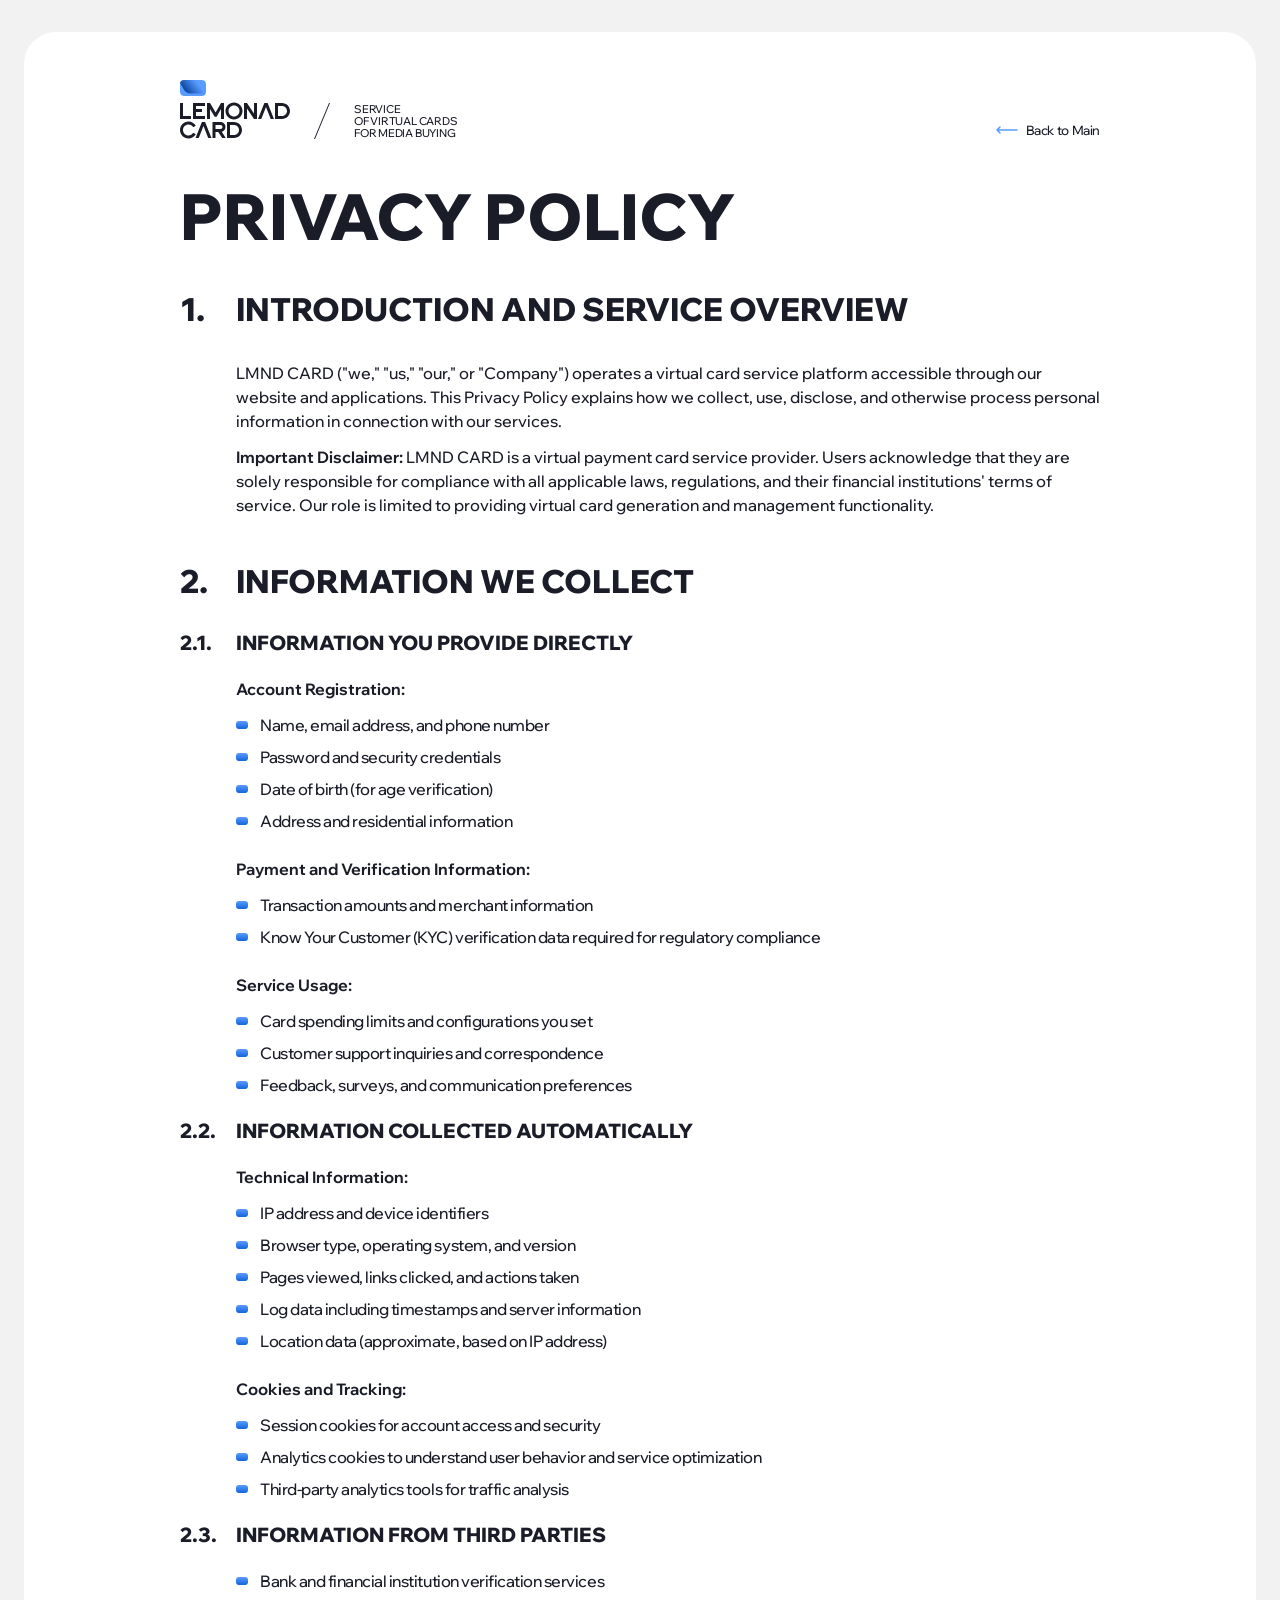
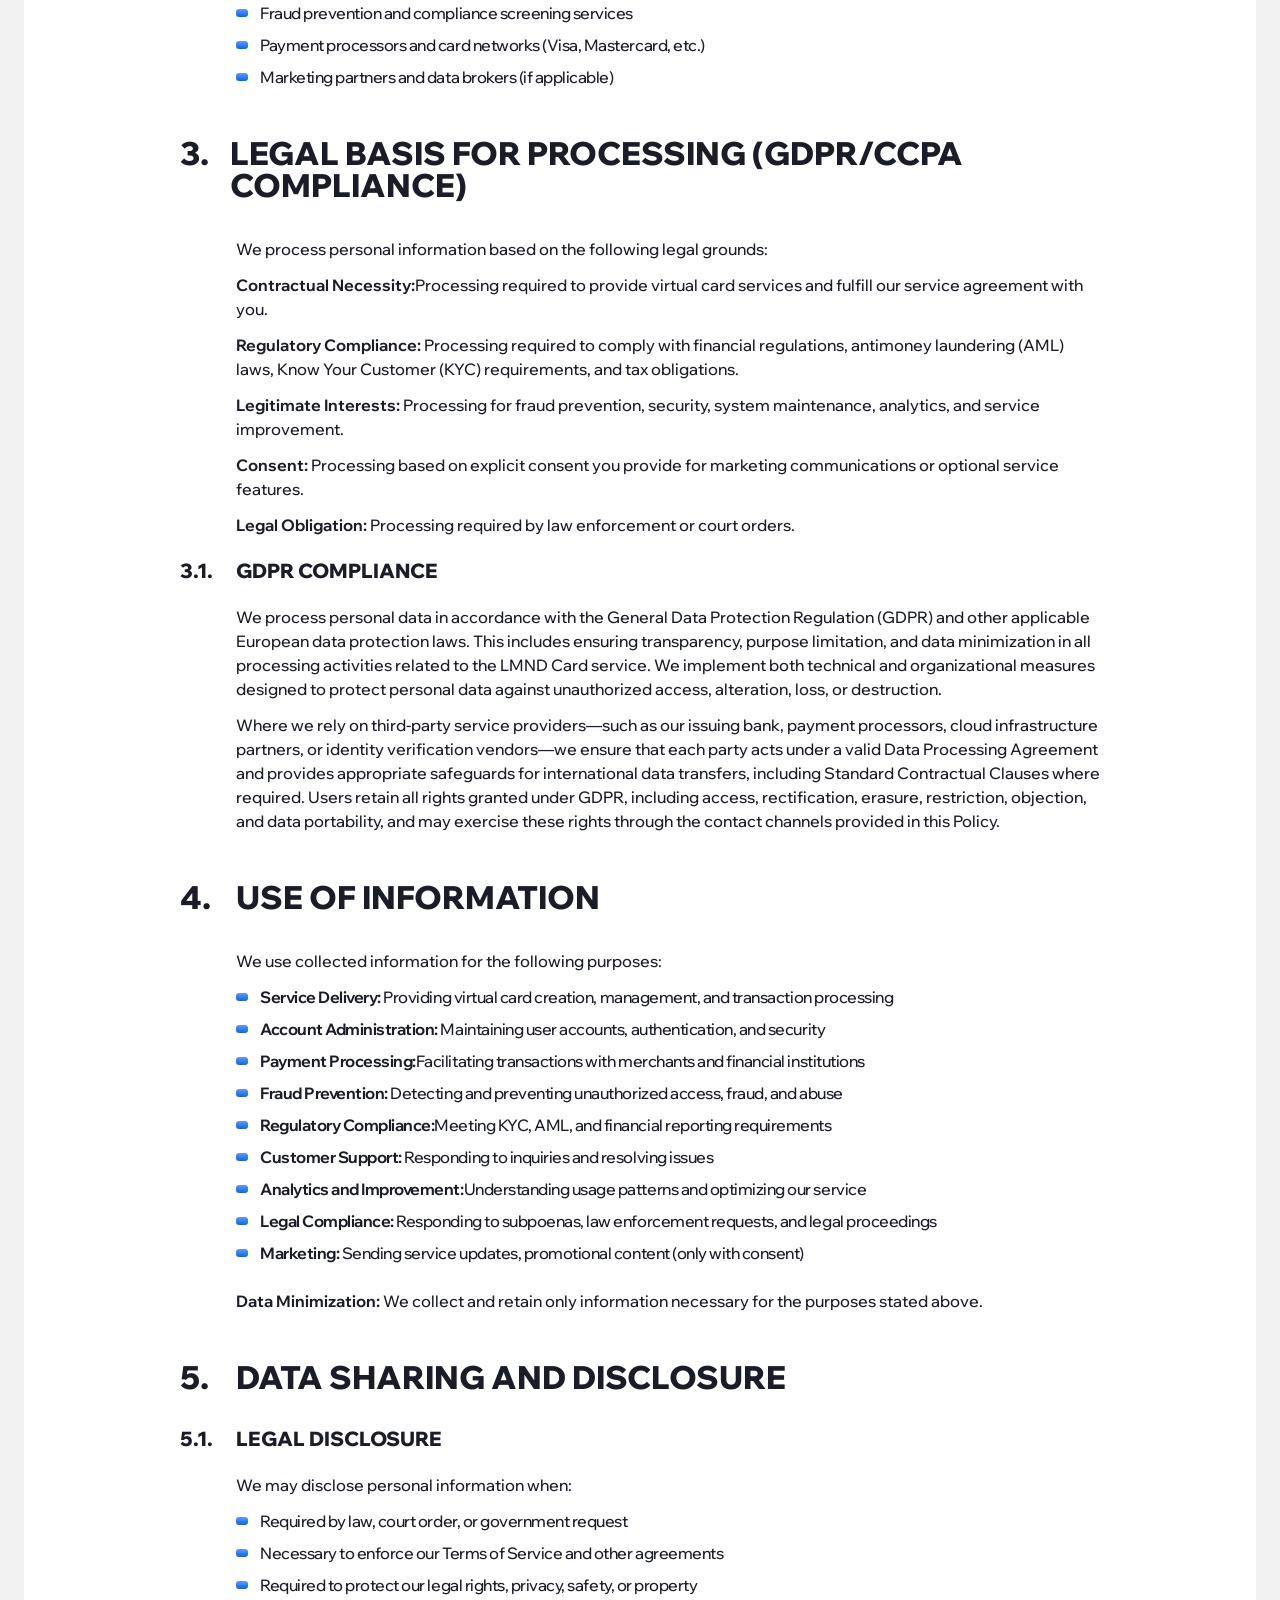
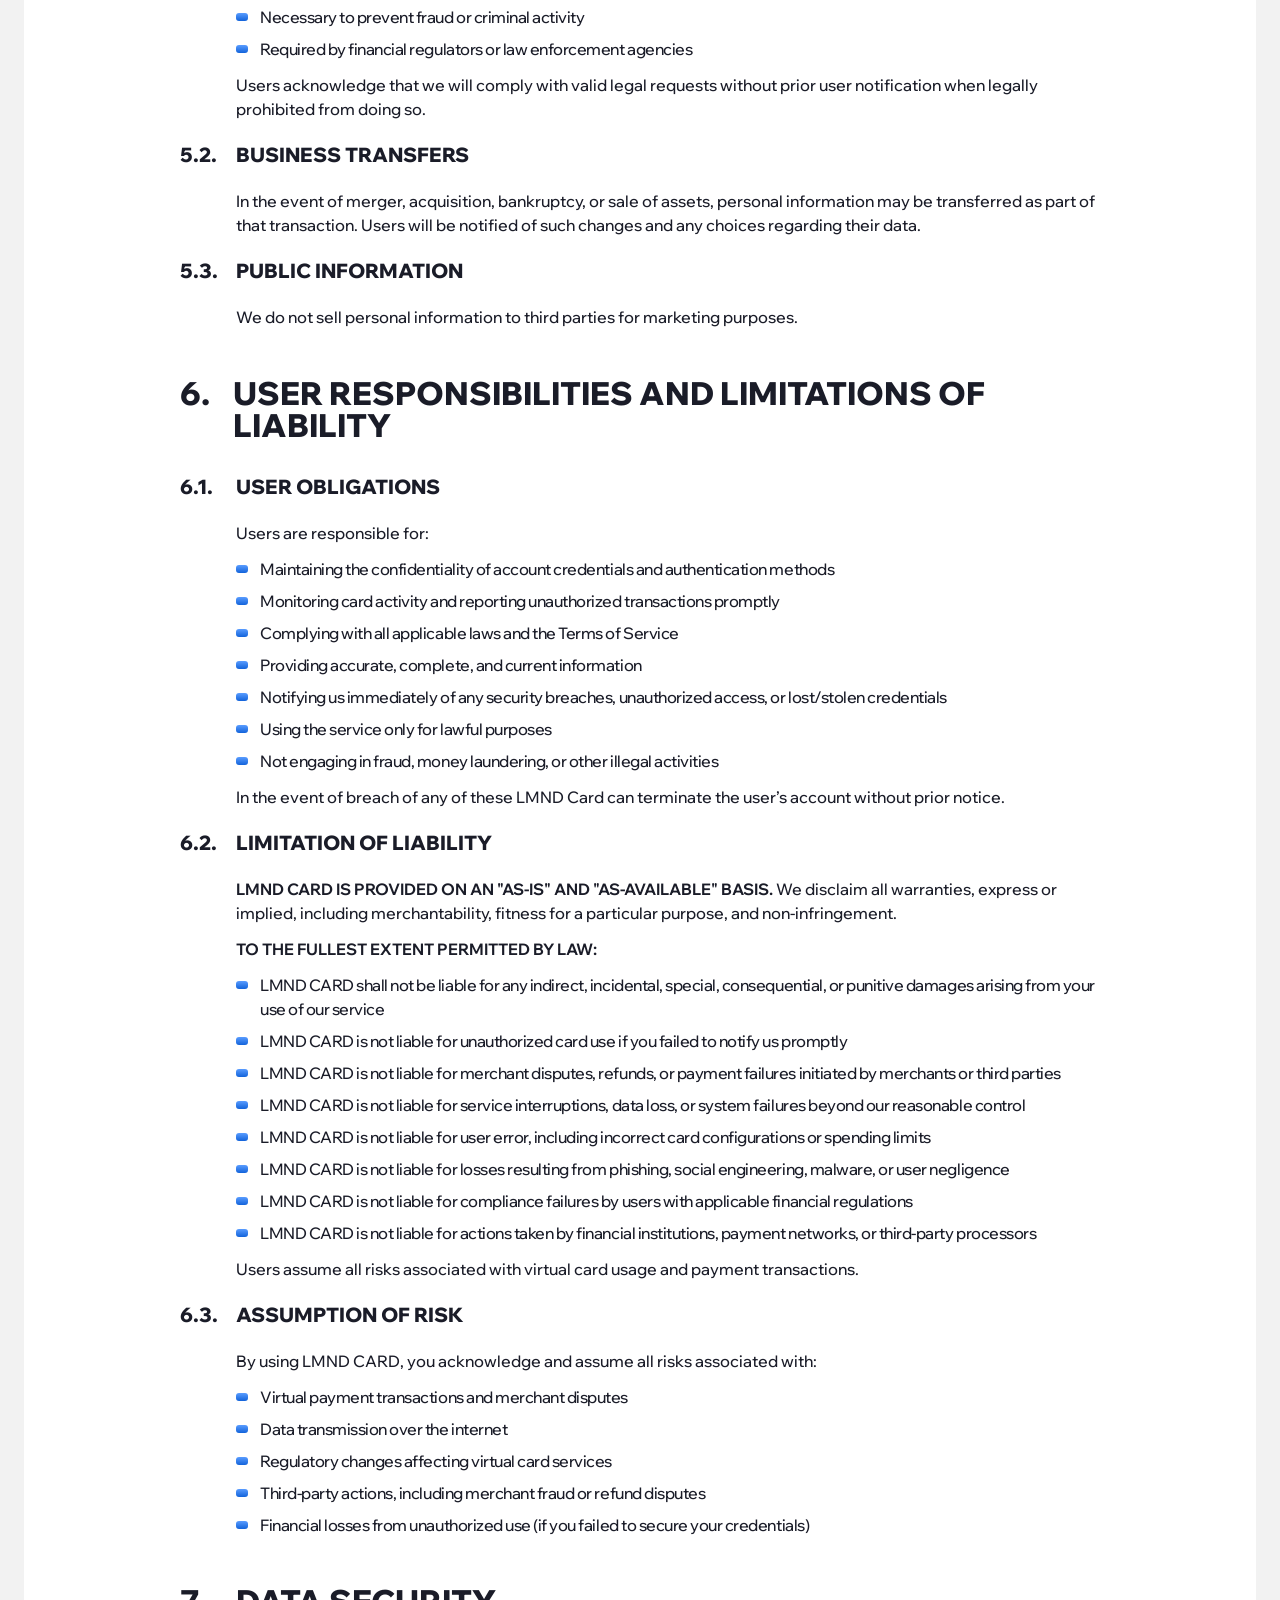
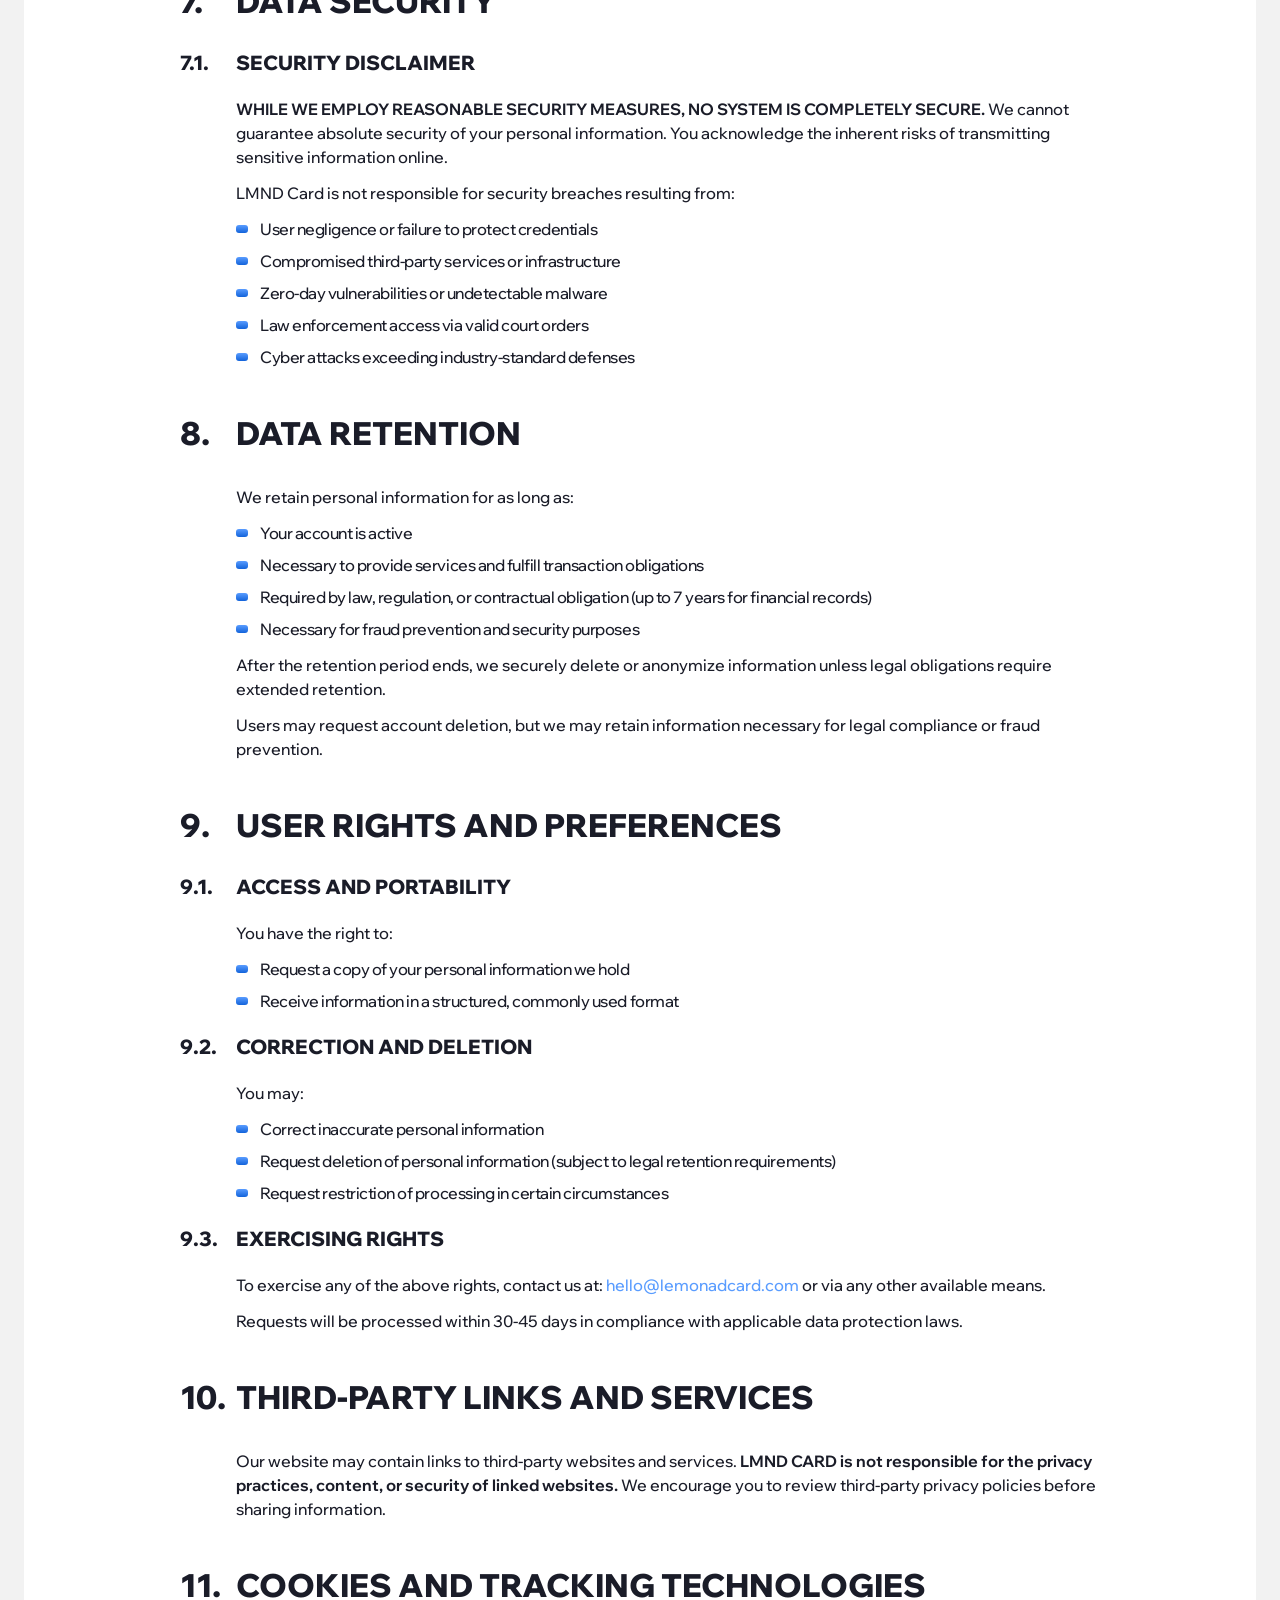
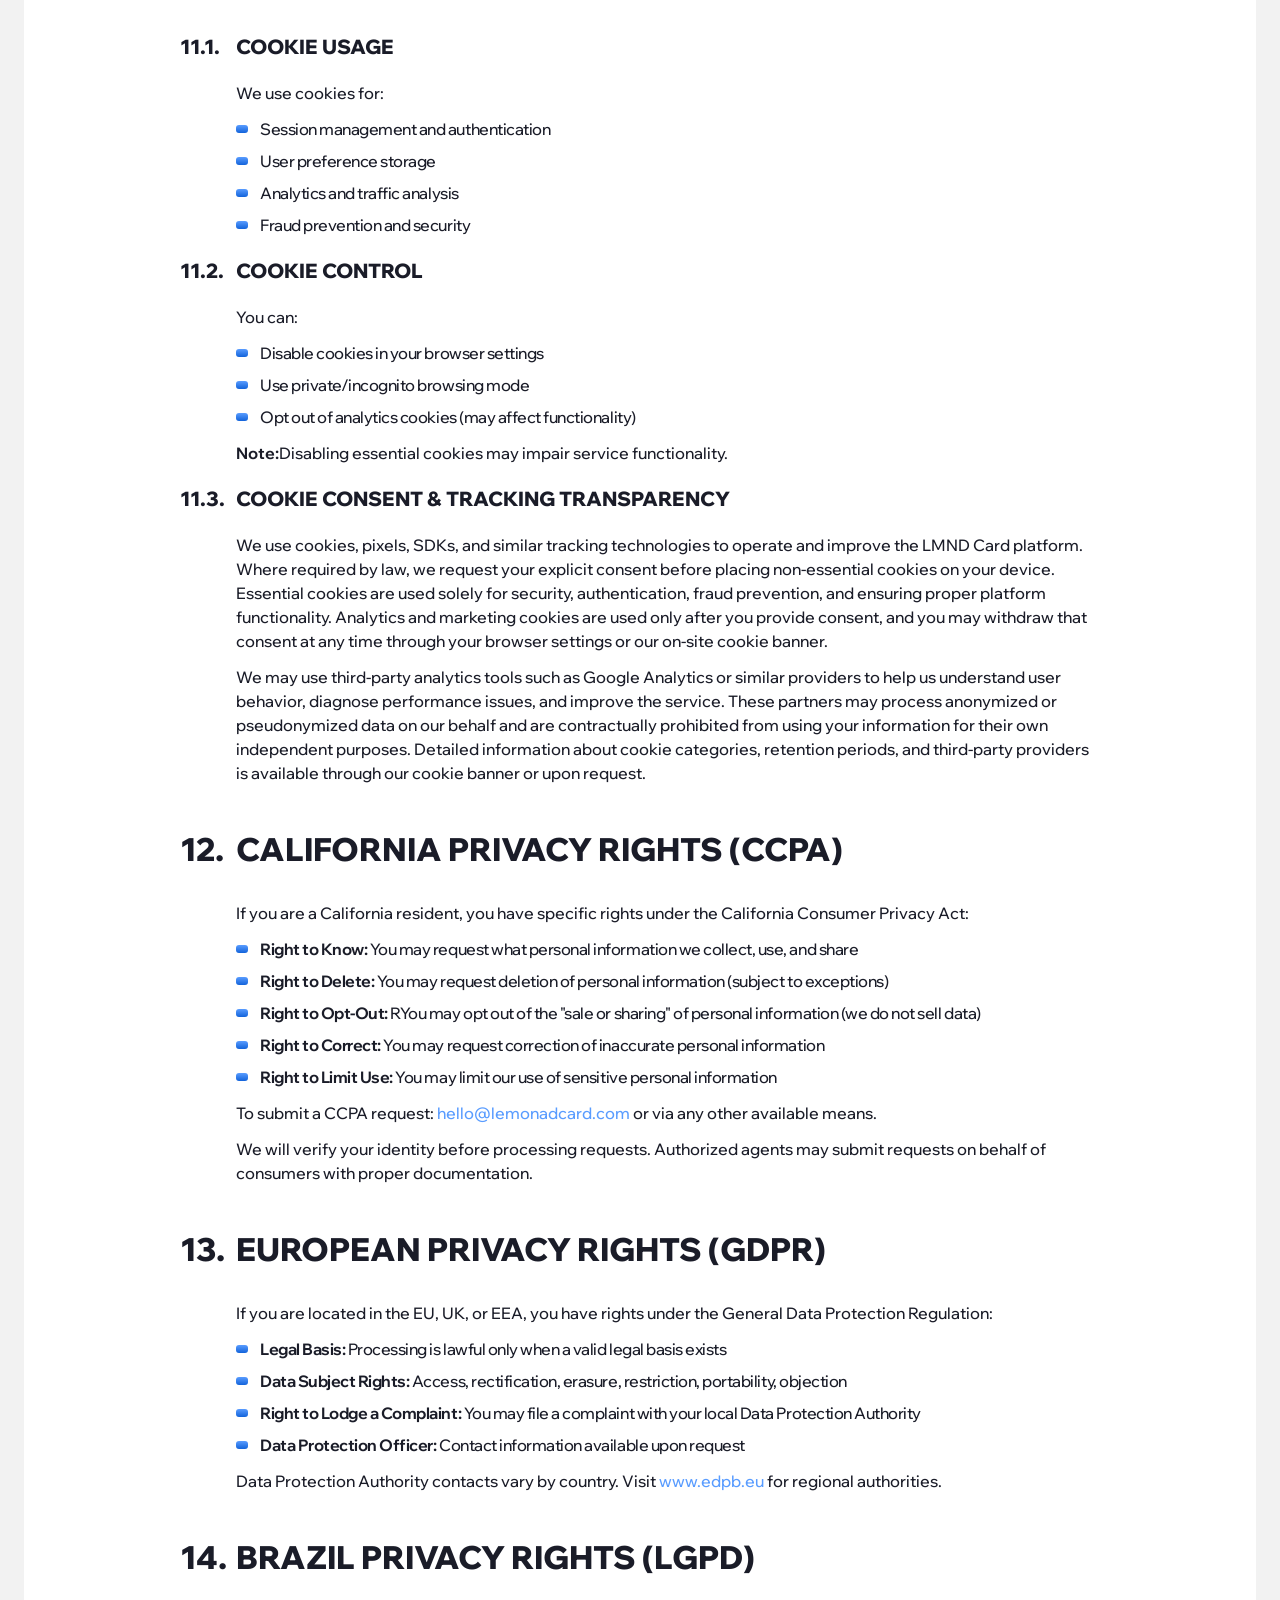
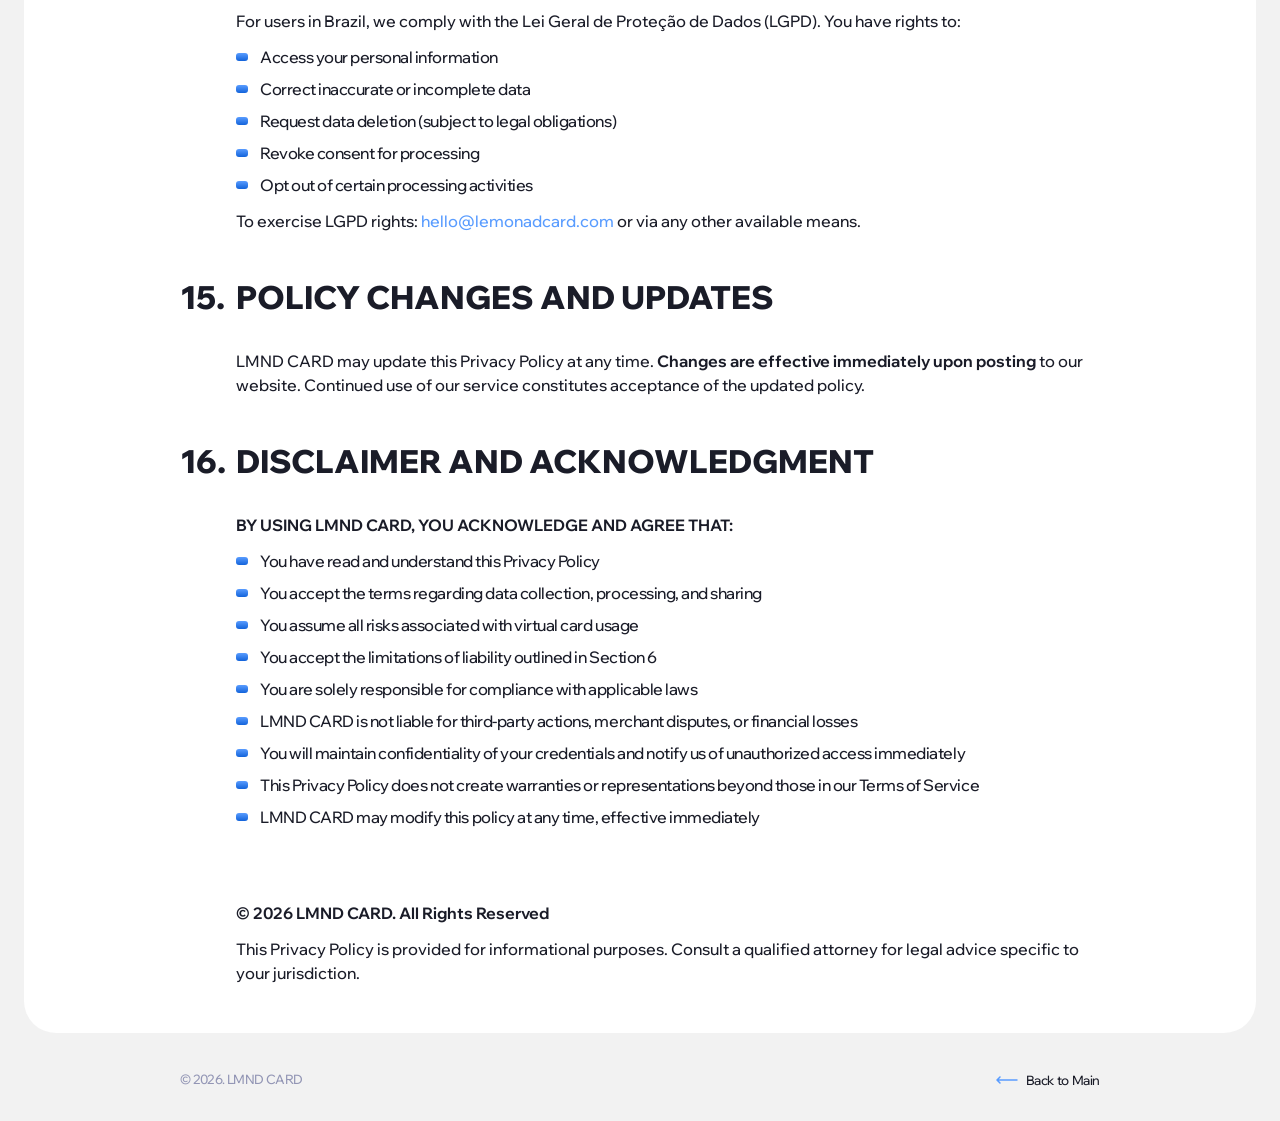
<file: privacy.html>
<!DOCTYPE html>
<html lang="ru">

<head>
  <meta charset="UTF-8">
  <meta name="viewport"
    content="width=device-width, user-scalable=no, initial-scale=1.0, maximum-scale=1.0, minimum-scale=1.0">
  <meta http-equiv="X-UA-Compatible" content="ie=edge">
  <link rel="icon" type="image/png" sizes="32x32" href="/img/favicon/favicon-32.png">
  <link rel="icon" type="image/png" sizes="16x16" href="/img/favicon/favicon-16.png">
  <link rel="apple-touch-icon" sizes="180x180" href="/img/favicon/favicon-apple.png">
  <link rel="icon" type="image/x-icon" href="favicon.ico">
  <title>Lemonad Card — service of virtual cards for media buying</title>
  <link rel="stylesheet" href="css/normalize.css">
  <script src="js/indexSecond.js" defer></script>
  <link rel="stylesheet" href="css/fonts.css">
  <link rel="stylesheet" href="css/style.css">
  <script src="js/utmSignUpLinks.js" defer></script>
</head>

<body class="page page--second">
  <div class="page-wrapper container">
    <div class="container-mini">
      <header class="header">
        <a class="controls__logo logo-main" href="/" style="margin: 0;">
          <div class="logo-main__wrapper">
            <img class="logo-main__all-img" src="/img/logo-footer.svg" alt width="110" height="59">
          </div>
          <span class="logo-main__split" style="color: var(--dark);">
            <svg width="16" height="36" viewBox="0 0 16 36" fill="none" xmlns="http://www.w3.org/2000/svg">
              <path d="M1 36H0L15 0H16L1 36Z" fill="currentColor" />
            </svg>
          </span>
          <p class="logo-main__text" style="color: var(--dark);">Service<br>
            of virtual cards<br>
            for media buying</p>
        </a>
        <a class="btn-back" href="/">
          <span class="btn-back__icon">
            <svg width="22" height="16" viewBox="0 0 22 16" fill="none" xmlns="http://www.w3.org/2000/svg">
              <path
                d="M4.53027 4.46979C4.23738 4.1769 3.76262 4.1769 3.46973 4.46979L0.469727 7.46979L0.417969 7.52643C0.391624 7.55873 0.371718 7.59469 0.351562 7.62995C0.336036 7.6571 0.319711 7.68381 0.307617 7.71296C0.286906 7.76295 0.272122 7.81466 0.262695 7.86725C0.254982 7.91039 0.25 7.95471 0.25 8.00007C0.250005 8.04345 0.255618 8.08565 0.262695 8.12702C0.263625 8.13245 0.262622 8.13821 0.263672 8.14362C0.272822 8.19076 0.286432 8.23727 0.304688 8.28229C0.305552 8.28442 0.307708 8.28602 0.308594 8.28815C0.328734 8.33642 0.354472 8.38136 0.383789 8.42389C0.395149 8.44037 0.405142 8.45798 0.417969 8.4737C0.433968 8.49331 0.451445 8.51206 0.469727 8.53034L3.46973 11.5303C3.76262 11.8232 4.23738 11.8232 4.53027 11.5303C4.82316 11.2375 4.82315 10.7627 4.53027 10.4698L2.81055 8.75007H21C21.4142 8.75007 21.75 8.41424 21.75 8.00007C21.75 7.58585 21.4142 7.25007 21 7.25007H2.81055L4.53027 5.53034C4.82316 5.23745 4.82315 4.76269 4.53027 4.46979Z"
                fill="#599CFF" />
            </svg>
          </span>
          <p class="btn-back__text">Back <span>to Main</span></p>
        </a>
      </header>

      <main class="main main--second">
        <h1 class="h1-second">Privacy Policy</h1>
        <div class="block">
          <h2 class="block__title"><span>1. </span><span>Introduction and Service Overview</span></h2>
          <div class="block__texts">
            <p>LMND CARD ("we," "us," "our," or "Company") operates a virtual card service platform accessible through
              our website and applications. This Privacy Policy explains how we collect, use, disclose, and otherwise
              process personal information in connection with our services.</p>
            <p><strong>Important Disclaimer:</strong> LMND CARD is a virtual payment card service provider. Users
              acknowledge that they
              are solely responsible for compliance with all applicable laws, regulations, and their financial
              institutions' terms of service. Our role is limited to providing virtual card generation and management
              functionality.</p>
          </div>
        </div>
        <div class="block">
          <h2 class="block__title"><span>2. </span><span>Information We Collect</span></h2>
          <div class="block__content">
            <h3 class="block__subtitle"><span>2.1. </span><span>Information You Provide Directly</span></h3>
            <div class="block__content-list">
              <h4>Account Registration:</h4>
              <ul>
                <li>Name, email address, and phone number</li>
                <li>Password and security credentials</li>
                <li>Date of birth (for age verification)</li>
                <li>Address and residential information</li>
              </ul>
            </div>
            <div class="block__content-list">
              <h4>Payment and Verification Information:</h4>
              <ul>
                <li>Transaction amounts and merchant information</li>
                <li>Know Your Customer (KYC) verification data required for regulatory compliance</li>
              </ul>
            </div>
            <div class="block__content-list">
              <h4>Service Usage:</h4>
              <ul>
                <li>Card spending limits and configurations you set</li>
                <li>Customer support inquiries and correspondence</li>
                <li>Feedback, surveys, and communication preferences</li>
              </ul>
            </div>
            <h3 class="block__subtitle"><span>2.2. </span><span>Information Collected Automatically</span></h3>
            <div class="block__content-list">
              <h4>Technical Information:</h4>
              <ul>
                <li>IP address and device identifiers</li>
                <li>Browser type, operating system, and version</li>
                <li>Pages viewed, links clicked, and actions taken</li>
                <li>Log data including timestamps and server information</li>
                <li>Location data (approximate, based on IP address)</li>
              </ul>
            </div>
            <div class="block__content-list">
              <h4>Cookies and Tracking:</h4>
              <ul>
                <li>Session cookies for account access and security</li>
                <li>Analytics cookies to understand user behavior and service optimization</li>
                <li>Third-party analytics tools for traffic analysis</li>
              </ul>
            </div>
            <h3 class="block__subtitle"><span>2.3. </span><span>Information from Third Parties</span></h3>
            <div class="block__content-list">
              <ul>
                <li>Bank and financial institution verification services</li>
                <li>Fraud prevention and compliance screening services</li>
                <li>Payment processors and card networks (Visa, Mastercard, etc.)</li>
                <li>Marketing partners and data brokers (if applicable)</li>
              </ul>
            </div>
          </div>
        </div>
        <div class="block">
          <h2 class="block__title"><span>3. </span><span>Legal Basis for Processing
              (GDPR/CCPA Compliance)
            </span></h2>
          <div class="block__texts">
            <p>We process personal information based on the following legal grounds:</p>
            <p><strong>Contractual Necessity:</strong>Processing required to provide virtual card services and fulfill
              our
              service agreement with you.</p>
            <p><strong>Regulatory Compliance: </strong>Processing required to comply with financial regulations,
              antimoney laundering (AML) laws, Know Your Customer (KYC) requirements, and tax
              obligations.</p>
            <p><strong>Legitimate Interests: </strong>Processing for fraud prevention, security, system maintenance,
              analytics, and service improvement.</p>
            <p><strong>Consent: </strong>Processing based on explicit consent you provide for marketing communications
              or optional service features.</p>
            <p><strong>Legal Obligation: </strong> Processing required by law enforcement or court orders.
            </p>
          </div>
          <h3 class="block__subtitle"><span>3.1. </span><span>GDPR Compliance</span></h3>
          <div class="block__texts">
            <p>We process personal data in accordance with the General Data Protection Regulation
              (GDPR) and other applicable European data protection laws. This includes ensuring
              transparency, purpose limitation, and data minimization in all processing activities related
              to the LMND Card service. We implement both technical and organizational measures
              designed to protect personal data against unauthorized access, alteration, loss, or
              destruction.</p>
            <p>Where we rely on third-party service providers—such as our issuing bank, payment
              processors, cloud infrastructure partners, or identity verification vendors—we ensure that
              each party acts under a valid Data Processing Agreement and provides appropriate
              safeguards for international data transfers, including Standard Contractual Clauses where
              required. Users retain all rights granted under GDPR, including access, rectification,
              erasure, restriction, objection, and data portability, and may exercise these rights through
              the contact channels provided in this Policy.
            </p>
          </div>
        </div>
        <div class="block">
          <h2 class="block__title"><span>4. </span><span>Use of Information</span></h2>
          <div class="block__content-list">
            <p>We use collected information for the following purposes:</p>
            <ul>
              <li><strong>Service Delivery: </strong> Providing virtual card creation, management, and transaction
                processing</li>
              <li><strong>Account Administration: </strong>Maintaining user accounts, authentication, and security</li>
              <li><strong>Payment Processing:</strong>Facilitating transactions with merchants and financial
                institutions</li>
              <li><strong>Fraud Prevention: </strong>Detecting and preventing unauthorized access, fraud, and abuse</li>
              <li><strong>Regulatory Compliance:</strong>Meeting KYC, AML, and financial reporting
                requirements
              </li>
              <li><strong>Customer Support: </strong>Responding to inquiries and resolving issues</li>
              <li><strong>Analytics and Improvement:</strong>Understanding usage patterns and optimizing our
                service
              </li>
              <li><strong>Legal Compliance: </strong>Responding to subpoenas, law enforcement requests, and legal
                proceedings</li>
              <li><strong>Marketing: </strong>Sending service updates, promotional content (only with consent)
              </li>
            </ul>
          </div>
          <div class="block__texts">
            <p><strong>Data Minimization: </strong>We collect and retain only information necessary for the purposes
              stated above.</p>
          </div>
        </div>
        <div class="block">
          <h2 class="block__title"><span>5. </span><span>Data Sharing and Disclosure</span></h2>
          <h3 class="block__subtitle"><span>5.1. </span><span>Legal Disclosure</span></h3>
          <div class="block__content-list">
            <p>We may disclose personal information when:</p>
            <ul>
              <li>Required by law, court order, or government request</li>
              <li>Necessary to enforce our Terms of Service and other agreements</li>
              <li>Required to protect our legal rights, privacy, safety, or property</li>
              <li>Necessary to prevent fraud or criminal activity</li>
              <li>Required by financial regulators or law enforcement agencies</li>
            </ul>
            <p>Users acknowledge that we will comply with valid legal requests without prior user
              notification when legally prohibited from doing so.</p>
          </div>
          <h3 class="block__subtitle"><span>5.2. </span><span>Business Transfers</span></h3>
          <div class="block__texts">
            <p>In the event of merger, acquisition, bankruptcy, or sale of assets, personal information may
              be transferred as part of that transaction. Users will be notified of such changes and any
              choices regarding their data.</p>
          </div>
          <h3 class="block__subtitle"><span>5.3. </span><span>Public Information</span></h3>
          <div class="block__texts">
            <p>We do not sell personal information to third parties for marketing purposes.</p>
          </div>
        </div>
        <div class="block">
          <h2 class="block__title"><span>6. </span><span>User Responsibilities and Limitations
              of Liability</span></h2>
          <h3 class="block__subtitle"><span>6.1. </span><span>User Obligations</span></h3>
          <div class="block__content-list">
            <p>Users are responsible for:</p>
            <ul>
              <li>Maintaining the confidentiality of account credentials and authentication methods</li>
              <li>Monitoring card activity and reporting unauthorized transactions promptly</li>
              <li>Complying with all applicable laws and the Terms of Service</li>
              <li>Providing accurate, complete, and current information</li>
              <li>Notifying us immediately of any security breaches, unauthorized access, or lost/stolen
                credentials</li>
              <li>Using the service only for lawful purposes</li>
              <li>Not engaging in fraud, money laundering, or other illegal activities</li>
            </ul>
            <p>In the event of breach of any of these LMND Card can terminate the user’s account without
              prior notice.
            </p>
          </div>
          <h3 class="block__subtitle"><span>6.2. </span><span>Limitation of Liability</span></h3>
          <div class="block__content-list">
            <p><strong>LMND CARD IS PROVIDED ON AN "AS-IS" AND "AS-AVAILABLE" BASIS. </strong>We
              disclaim all warranties, express or implied, including merchantability, fitness for a particular
              purpose, and non-infringement.</p>
            <h4>TO THE FULLEST EXTENT PERMITTED BY LAW:</h4>
            <ul>
              <li>LMND CARD shall not be liable for any indirect, incidental, special, consequential, or
                punitive damages arising from your use of our service</li>
              <li>LMND CARD is not liable for unauthorized card use if you failed to notify us promptly</li>
              <li>LMND CARD is not liable for merchant disputes, refunds, or payment failures
                initiated by merchants or third parties
              </li>
              <li>LMND CARD is not liable for service interruptions, data loss, or system failures
                beyond our reasonable control</li>
              <li>LMND CARD is not liable for user error, including incorrect card configurations or
                spending limits</li>
              <li>LMND CARD is not liable for losses resulting from phishing, social engineering,
                malware, or user negligence</li>
              <li>LMND CARD is not liable for compliance failures by users with applicable financial
                regulations</li>
              <li>LMND CARD is not liable for actions taken by financial institutions, payment
                networks, or third-party processors</li>
            </ul>
            <p>Users assume all risks associated with virtual card usage and payment transactions.</p>
          </div>
          <h3 class="block__subtitle"><span>6.3. </span><span>Assumption of Risk</span></h3>
          <div class="block__content-list">
            <p>By using LMND CARD, you acknowledge and assume all risks associated with:</p>
            <ul>
              <li>Virtual payment transactions and merchant disputes</li>
              <li>Data transmission over the internet</li>
              <li>Regulatory changes affecting virtual card services</li>
              <li>Third-party actions, including merchant fraud or refund disputes</li>
              <li>Financial losses from unauthorized use (if you failed to secure your credentials)</li>
            </ul>
          </div>
        </div>
        <div class="block">
          <h2 class="block__title"><span>7. </span><span>Data Security</span></h2>
          <h3 class="block__subtitle"><span>7.1. </span><span>Security Disclaimer</span></h3>
          <div class="block__content-list">
            <p><strong>WHILE WE EMPLOY REASONABLE SECURITY MEASURES, NO SYSTEM IS
                COMPLETELY SECURE. </strong>We cannot guarantee absolute security of your personal
              information. You acknowledge the inherent risks of transmitting sensitive information online.</p>
            <p>LMND Card is not responsible for security breaches resulting from:</p>
            <ul>
              <li>User negligence or failure to protect credentials</li>
              <li>Compromised third-party services or infrastructure</li>
              <li>Zero-day vulnerabilities or undetectable malware</li>
              <li>Law enforcement access via valid court orders</li>
              <li>Cyber attacks exceeding industry-standard defenses</li>
            </ul>
          </div>
        </div>
        <div class="block">
          <h2 class="block__title"><span>8. </span><span>Data Retention</span></h2>
          <div class="block__content-list">
            <p>We retain personal information for as long as:</p>
            <ul>
              <li>Your account is active</li>
              <li>Necessary to provide services and fulfill transaction obligations</li>
              <li>Required by law, regulation, or contractual obligation (up to 7 years for financial
                records)
              </li>
              <li>Necessary for fraud prevention and security purposes</li>
            </ul>
            <p>After the retention period ends, we securely delete or anonymize information unless legal
              obligations require extended retention.</p>
            <p>Users may request account deletion, but we may retain information necessary for legal
              compliance or fraud prevention.
            </p>
          </div>
        </div>
        <div class="block">
          <h2 class="block__title"><span>9. </span><span>User Rights and Preferences</span></h2>
          <h3 class="block__subtitle"><span>9.1. </span><span>Access and Portability</span></h3>
          <div class="block__content-list">
            <p>You have the right to:</p>
            <ul>
              <li>Request a copy of your personal information we hold</li>
              <li>Receive information in a structured, commonly used format</li>
            </ul>
          </div>
          <h3 class="block__subtitle"><span>9.2. </span><span>Correction and Deletion</span></h3>
          <div class="block__content-list">
            <p>You may:</p>
            <ul>
              <li>Correct inaccurate personal information</li>
              <li>Request deletion of personal information (subject to legal retention requirements)</li>
              <li>Request restriction of processing in certain circumstances </li>
            </ul>
          </div>
          <h3 class="block__subtitle"><span>9.3. </span><span>Exercising Rights</span></h3>
          <div class="block__texts">
            <p>To exercise any of the above rights, contact us at: <a
                href="mailto:hello@lemonadcard.com"><span>hello@lemonadcard.com</span></a> or via any other
              available means.</p>
            <p>Requests will be processed within 30-45 days in compliance with applicable data protection
              laws.</p>
          </div>
        </div>
        <div class="block">
          <h2 class="block__title"><span>10. </span><span>Third-Party Links and Services</span></h2>
          <div class="block__texts">
            <p>Our website may contain links to third-party websites and services. <strong>LMND CARD is not
                responsible for the privacy practices, content, or security of linked websites.</strong> We
              encourage you to review third-party privacy policies before sharing information.</p>
          </div>
        </div>
        <div class="block">
          <h2 class="block__title"><span>11. </span><span>Cookies and Tracking Technologies</span></h2>
          <h3 class="block__subtitle"><span>11.1. </span><span>Cookie Usage</span></h3>
          <div class="block__content-list">
            <p>We use cookies for:</p>
            <ul>
              <li>Session management and authentication</li>
              <li>User preference storage</li>
              <li>Analytics and traffic analysis</li>
              <li>Fraud prevention and security</li>
            </ul>
          </div>
          <h3 class="block__subtitle"><span>11.2. </span><span>Cookie Control</span></h3>
          <div class="block__content-list">
            <p>You can:</p>
            <ul>
              <li>Disable cookies in your browser settings</li>
              <li>Use private/incognito browsing mode</li>
              <li>Opt out of analytics cookies (may affect functionality) </li>
            </ul>
            <p><strong>Note:</strong>Disabling essential cookies may impair service functionality.</p>
          </div>
          <h3 class="block__subtitle"><span>11.3. </span><span>Cookie Consent & Tracking Transparency</span></h3>
          <div class="block__texts">
            <p>We use cookies, pixels, SDKs, and similar tracking technologies to operate and improve
              the LMND Card platform. Where required by law, we request your explicit consent
              before placing non-essential cookies on your device. Essential cookies are used solely for
              security, authentication, fraud prevention, and ensuring proper platform functionality.
              Analytics and marketing cookies are used only after you provide consent, and you may
              withdraw that consent at any time through your browser settings or our on-site cookie
              banner.</p>
            <p>We may use third-party analytics tools such as Google Analytics or similar providers to
              help us understand user behavior, diagnose performance issues, and improve the service.
              These partners may process anonymized or pseudonymized data on our behalf and are
              contractually prohibited from using your information for their own independent purposes.
              Detailed information about cookie categories, retention periods, and third-party providers
              is available through our cookie banner or upon request.</p>
          </div>
        </div>
        <div class="block">
          <h2 class="block__title"><span>12. </span><span>California Privacy Rights (CCPA)</span></h2>
          <div class="block__content-list">
            <p>If you are a California resident, you have specific rights under the California Consumer
              Privacy Act:
            </p>
            <ul>
              <li><strong>Right to Know: </strong>You may request what personal information we collect, use, and
                share</li>
              <li><strong>Right to Delete: </strong>You may request deletion of personal information (subject to
                exceptions)</li>
              <li><strong>Right to Opt-Out: </strong>RYou may opt out of the "sale or sharing" of personal information
                (we do not sell data)
              </li>
              <li><strong>Right to Correct: </strong>You may request correction of inaccurate personal information</li>
              <li><strong>Right to Limit Use: </strong>You may limit our use of sensitive personal information</li>
            </ul>
            <p>To submit a CCPA request: <a href="mailto:hello@lemonadcard.com"><span>hello@lemonadcard.com</span></a>
              or via any other available means.</p>
            <p>We will verify your identity before processing requests. Authorized agents may submit
              requests on behalf of consumers with proper documentation.
            </p>
          </div>
        </div>
        <div class="block">
          <h2 class="block__title"><span>13. </span><span>European Privacy Rights (GDPR)</span></h2>
          <div class="block__content-list">
            <p>If you are located in the EU, UK, or EEA, you have rights under the General Data Protection
              Regulation:
            </p>
            <ul>
              <li><strong>Legal Basis: </strong>Processing is lawful only when a valid legal basis exists</li>
              <li><strong>Data Subject Rights: </strong>Access, rectification, erasure, restriction, portability,
                objection
              </li>
              <li><strong>Right to Lodge a Complaint: </strong>You may file a complaint with your local Data
                Protection Authority
              </li>
              <li><strong>Data Protection Officer: </strong>Contact information available upon request</li>
            </ul>
            <p>Data Protection Authority contacts vary by country. Visit <a href="http://www.edpb.eu">www.edpb.eu</a>
              for regional
              authorities.
            </p>
          </div>
        </div>
        <div class="block">
          <h2 class="block__title"><span>14. </span><span>Brazil Privacy Rights (LGPD)</span></h2>
          <div class="block__content-list">
            <p>For users in Brazil, we comply with the Lei Geral de Proteção de Dados (LGPD). You have
              rights to:
            </p>
            <ul>
              <li>Access your personal information</li>
              <li>Correct inaccurate or incomplete data </li>
              <li>Request data deletion (subject to legal obligations) </li>
              <li>Revoke consent for processing</li>
              <li>Opt out of certain processing activities</li>
            </ul>
            <p>To exercise LGPD rights: <a href="mailto:hello@lemonadcard.com"><span>hello@lemonadcard.com</span></a> or
              via any other available means.
            </p>
          </div>
        </div>
        <div class="block">
          <h2 class="block__title"><span>15.</span><span>Policy Changes and Updates</span></h2>
          <div class="block__texts">
            <p>LMND CARD may update this Privacy Policy at any time. <strong>Changes are effective
                immediately upon posting</strong> to our website. Continued use of our service constitutes
              acceptance of the updated policy.
            </p>
          </div>
        </div>
        <div class="block">
          <h2 class="block__title"><span>16. </span><span>Disclaimer and Acknowledgment</span></h2>
          <div class="block__content-list">
            <p><strong>BY USING LMND CARD, YOU ACKNOWLEDGE AND AGREE THAT:</strong>
            </p>
            <ul>
              <li>You have read and understand this Privacy Policy</li>
              <li>You accept the terms regarding data collection, processing, and sharing </li>
              <li>You assume all risks associated with virtual card usage </li>
              <li>You accept the limitations of liability outlined in Section 6
              </li>
              <li>You are solely responsible for compliance with applicable laws</li>
              <li>LMND CARD is not liable for third-party actions, merchant disputes, or financial
                losses </li>
              <li>You will maintain confidentiality of your credentials and notify us of unauthorized
                access immediately </li>
              <li>This Privacy Policy does not create warranties or representations beyond those in our
                Terms of Service
              </li>
              <li>LMND CARD may modify this policy at any time, effective immediately</li>
            </ul>
          </div>
        </div>
        <div class="block" style="margin-top: 24px;">
          <div class="block__texts">
            <p><strong>© 2026 LMND CARD. All Rights Reserved </strong></p>
            <p>This Privacy Policy is provided for informational purposes. Consult a qualified
              attorney for legal advice specific to your jurisdiction.</p>
          </div>
        </div>
      </main>
    </div>
  </div>
  <footer class="footer container-mini">
    <span class="text-light">© 2026. LMND CARD</span>
    <a class="btn-back" href="/">
      <span class="btn-back__icon">
        <svg width="22" height="16" viewBox="0 0 22 16" fill="none" xmlns="http://www.w3.org/2000/svg">
          <path
            d="M4.53027 4.46979C4.23738 4.1769 3.76262 4.1769 3.46973 4.46979L0.469727 7.46979L0.417969 7.52643C0.391624 7.55873 0.371718 7.59469 0.351562 7.62995C0.336036 7.6571 0.319711 7.68381 0.307617 7.71296C0.286906 7.76295 0.272122 7.81466 0.262695 7.86725C0.254982 7.91039 0.25 7.95471 0.25 8.00007C0.250005 8.04345 0.255618 8.08565 0.262695 8.12702C0.263625 8.13245 0.262622 8.13821 0.263672 8.14362C0.272822 8.19076 0.286432 8.23727 0.304688 8.28229C0.305552 8.28442 0.307708 8.28602 0.308594 8.28815C0.328734 8.33642 0.354472 8.38136 0.383789 8.42389C0.395149 8.44037 0.405142 8.45798 0.417969 8.4737C0.433968 8.49331 0.451445 8.51206 0.469727 8.53034L3.46973 11.5303C3.76262 11.8232 4.23738 11.8232 4.53027 11.5303C4.82316 11.2375 4.82315 10.7627 4.53027 10.4698L2.81055 8.75007H21C21.4142 8.75007 21.75 8.41424 21.75 8.00007C21.75 7.58585 21.4142 7.25007 21 7.25007H2.81055L4.53027 5.53034C4.82316 5.23745 4.82315 4.76269 4.53027 4.46979Z"
            fill="#599CFF" />
        </svg>
      </span>
      <p class="btn-back__text">Back <span>to Main</span></p>
    </a>
  </footer>
  <button class="base-btn btn-scroll btn-scroll--second" type="button">
    <span class="icon-up">
      <svg width="16" height="22" viewBox="0 0 16 22" fill="none" xmlns="http://www.w3.org/2000/svg">
        <path
          d="M7.75 5L7.82715 5.00391C7.84559 5.00579 7.86381 5.00852 7.88184 5.01172C7.88737 5.0127 7.89293 5.01354 7.89844 5.01465C7.91181 5.01733 7.92439 5.02298 7.9375 5.02637C7.97073 5.03494 8.0041 5.04344 8.03613 5.05664C8.06527 5.06868 8.09198 5.08512 8.11914 5.10059C8.17626 5.1331 8.23155 5.171 8.28027 5.21973L11.2803 8.21973C11.5732 8.51262 11.5732 8.98738 11.2803 9.28027C10.9874 9.57314 10.5126 9.57316 10.2197 9.28027L8.5 7.56055V16.75C8.5 17.1642 8.16421 17.5 7.75 17.5C7.33579 17.5 7 17.1642 7 16.75V7.56055L5.28027 9.28027C4.98738 9.57314 4.51261 9.57316 4.21973 9.28027C3.92687 8.98739 3.92687 8.51261 4.21973 8.21973L7.21973 5.21973C7.25154 5.18791 7.28565 5.15967 7.32129 5.13477C7.36392 5.10501 7.40954 5.07909 7.45801 5.05859L7.46777 5.05469C7.49822 5.04234 7.53 5.03455 7.56152 5.02637C7.57463 5.02296 7.58722 5.01735 7.60059 5.01465C7.60609 5.01353 7.61166 5.01271 7.61719 5.01172C7.66029 5.00402 7.70468 5 7.75 5Z"
          fill="#1A1C28" />
        <path
          d="M14.75 0C15.1642 1.60023e-08 15.5 0.335786 15.5 0.75C15.5 1.16421 15.1642 1.5 14.75 1.5H0.75C0.335786 1.5 1.67194e-08 1.16421 0 0.75C-1.67194e-08 0.335786 0.335786 1.67194e-08 0.75 0H14.75Z"
          fill="#1A1C28" />
      </svg>
    </span>
  </button>
</body>

</html>
</file>
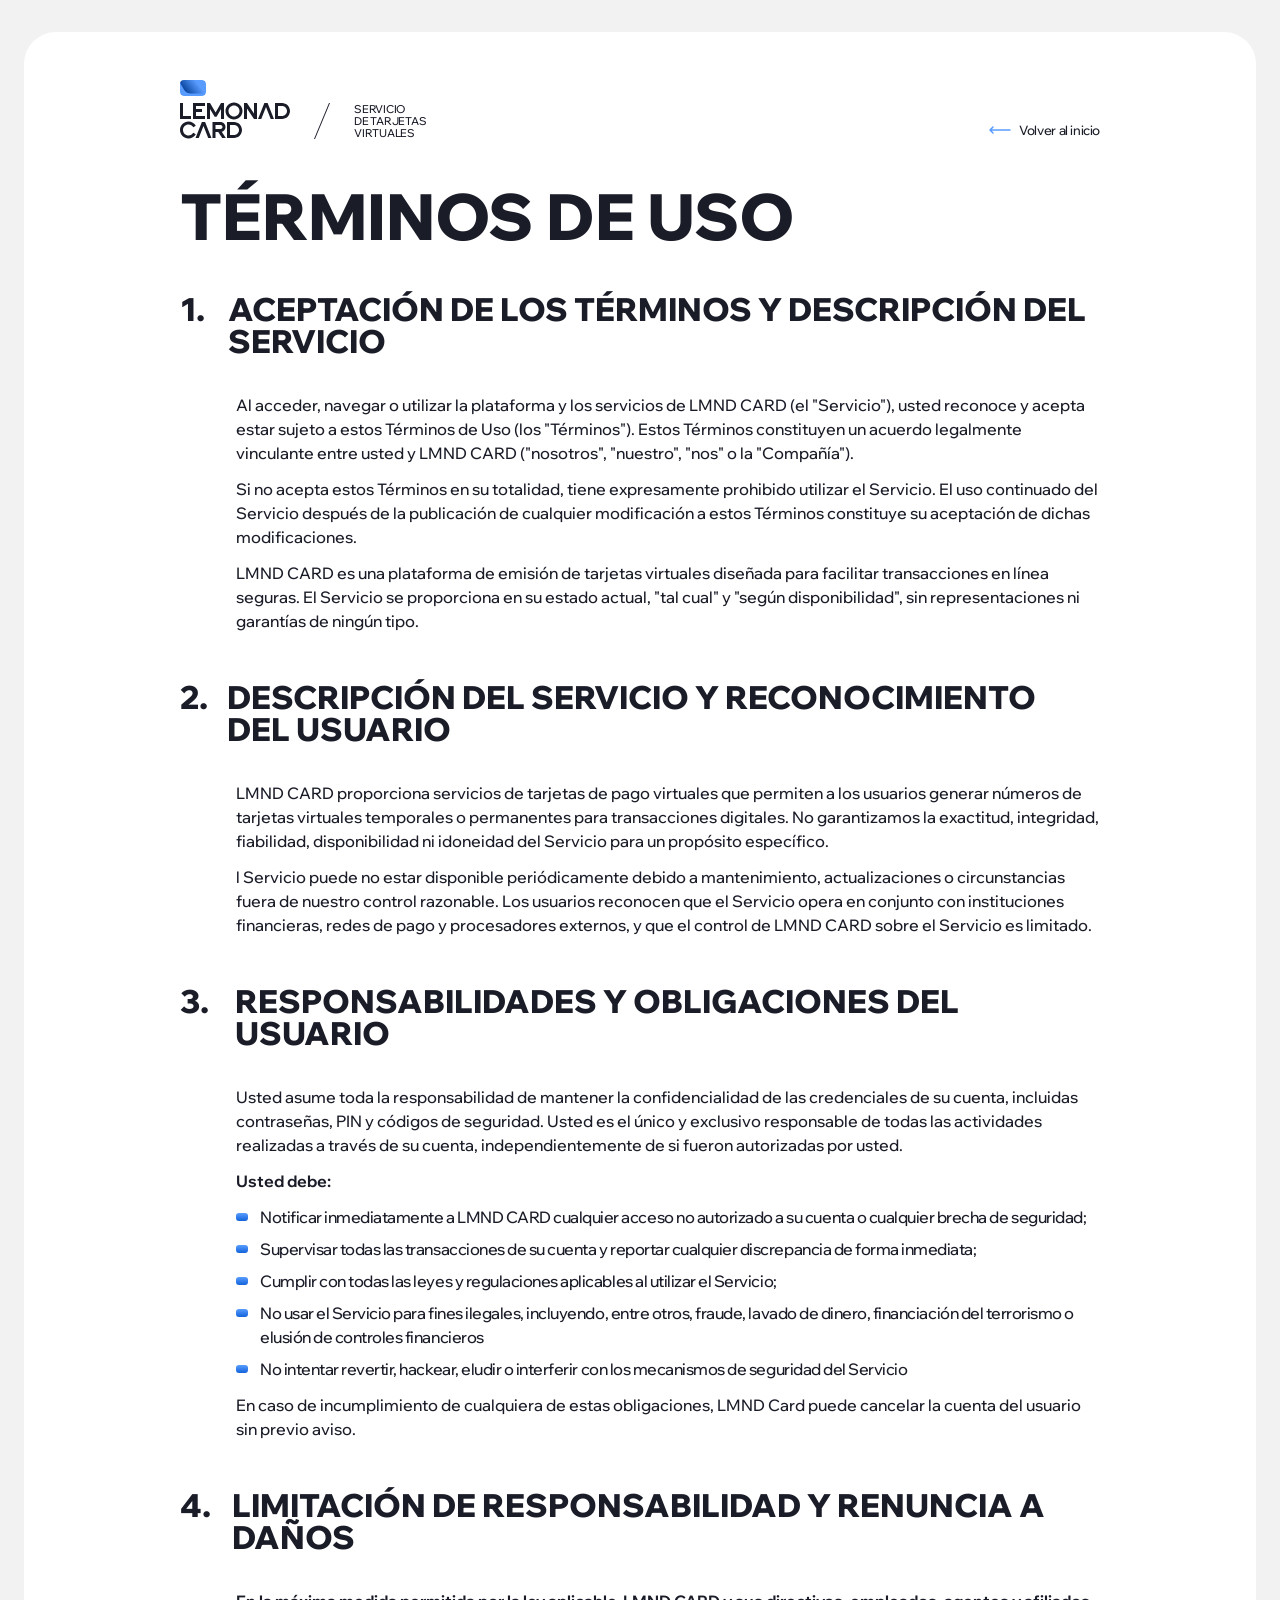
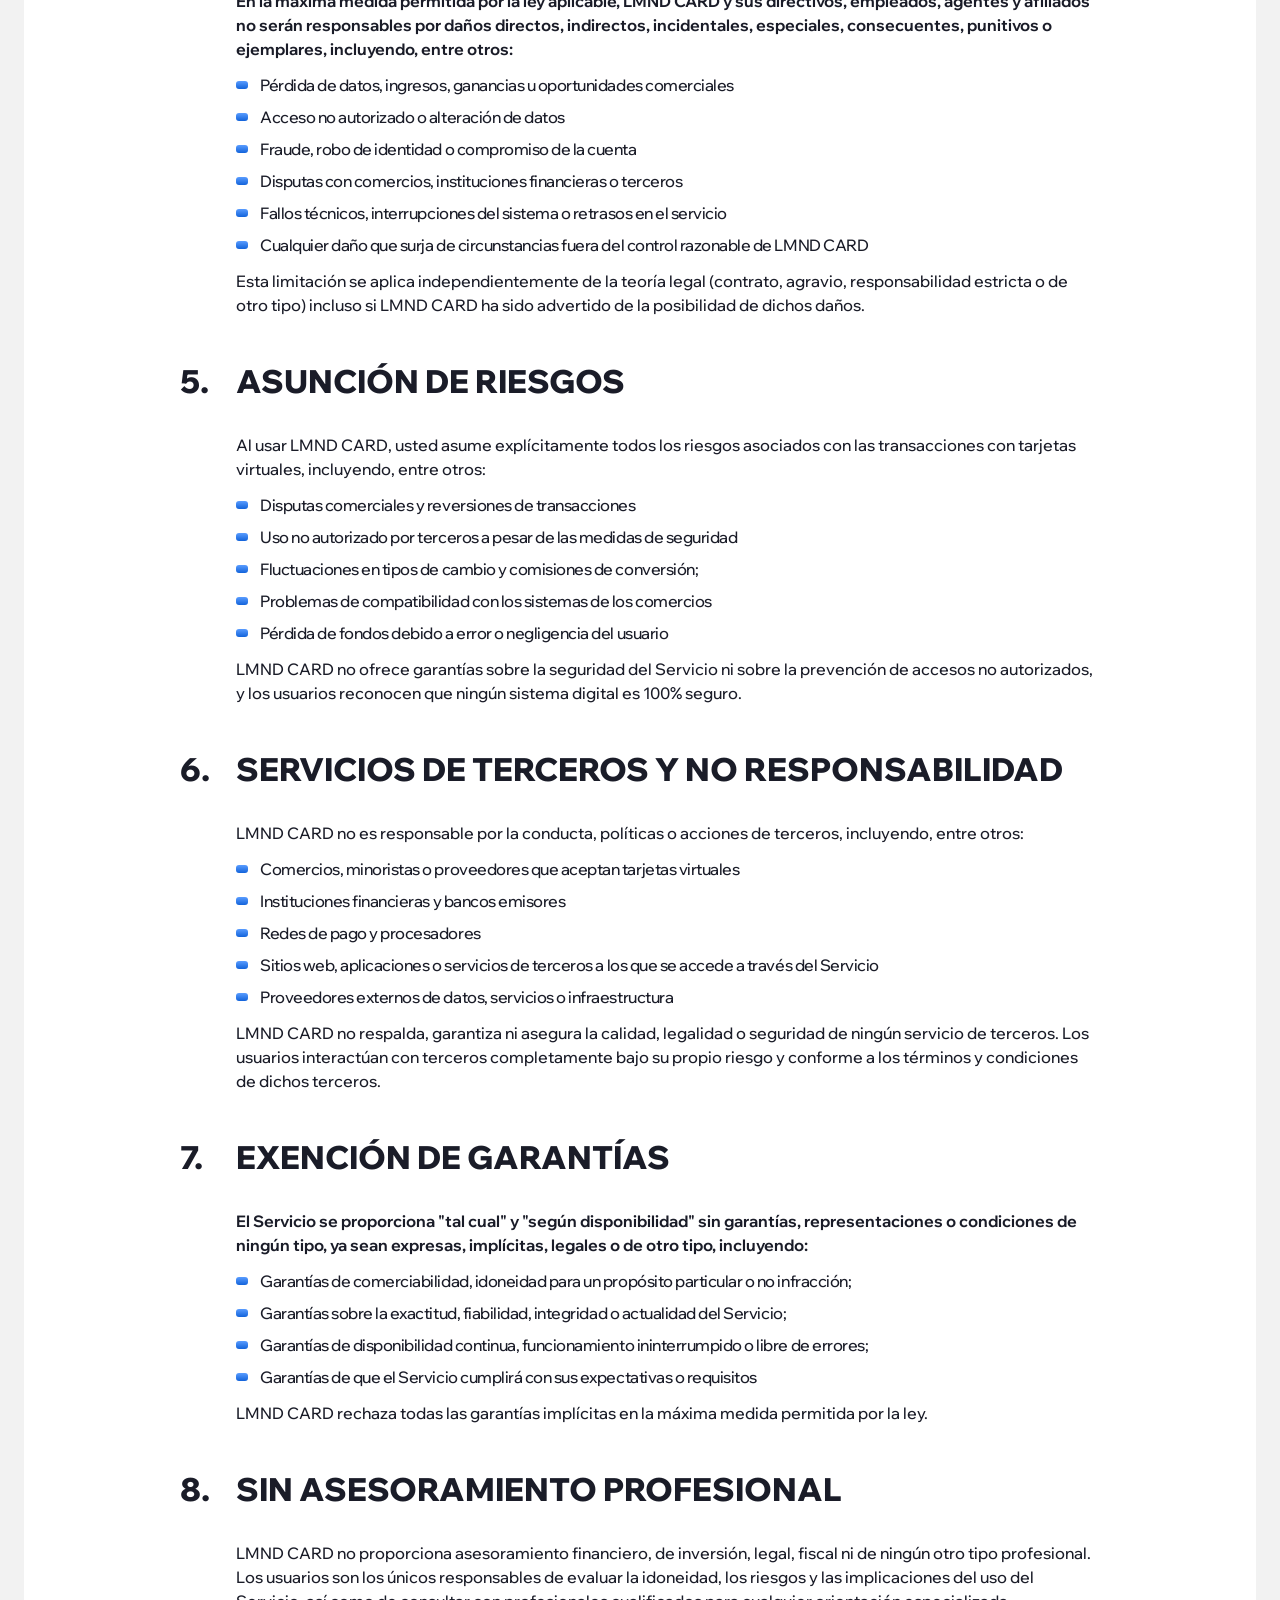
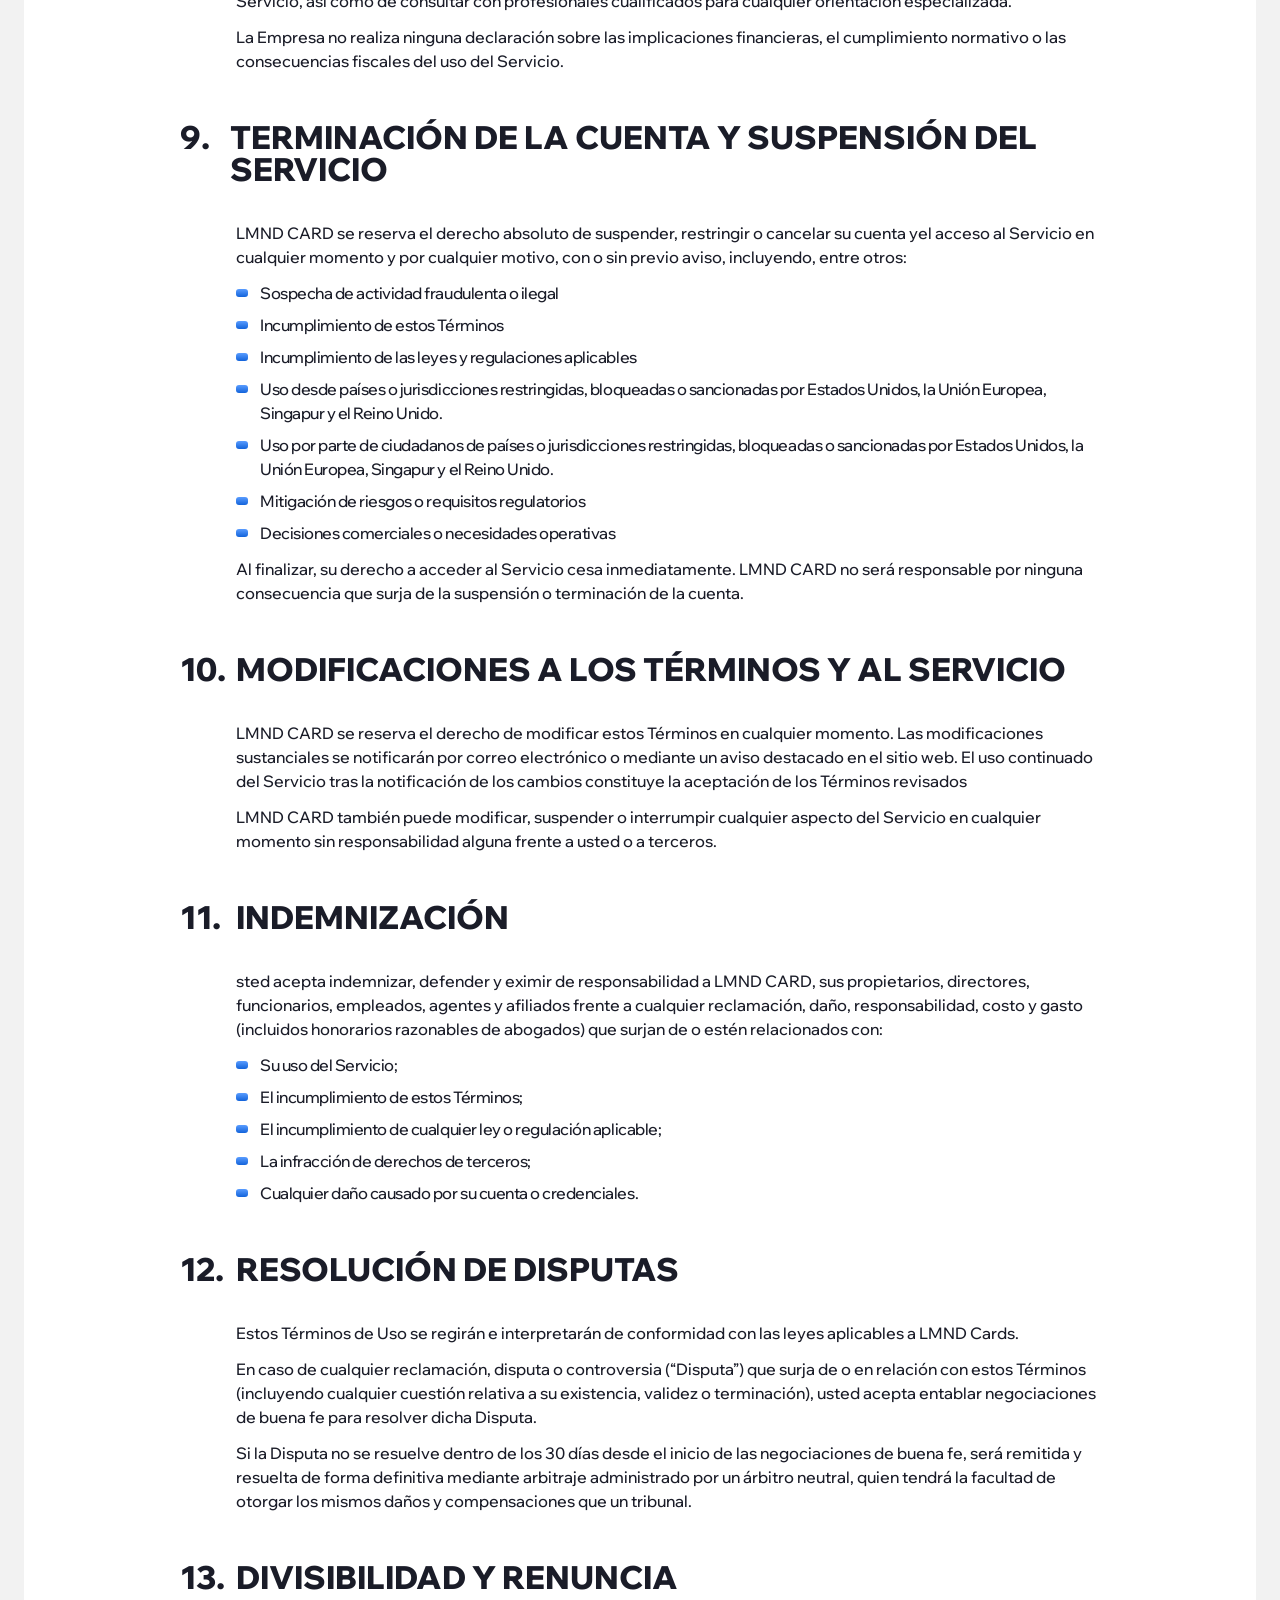
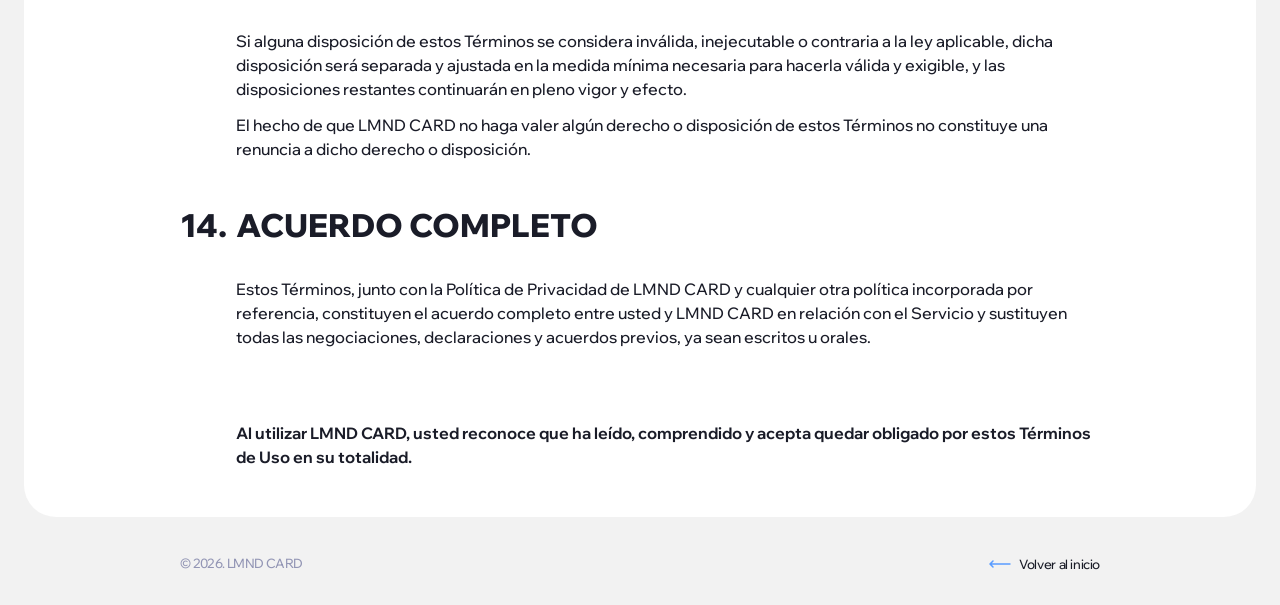
<file: terms-es.html>
<!DOCTYPE html>
<html lang="ru">

<head>
  <meta charset="UTF-8">
  <meta name="viewport"
    content="width=device-width, user-scalable=no, initial-scale=1.0, maximum-scale=1.0, minimum-scale=1.0">
  <meta http-equiv="X-UA-Compatible" content="ie=edge">
  <link rel="icon" type="image/png" sizes="32x32" href="/img/favicon/favicon-32.png">
  <link rel="icon" type="image/png" sizes="16x16" href="/img/favicon/favicon-16.png">
  <link rel="apple-touch-icon" sizes="180x180" href="/img/favicon/favicon-apple.png">
  <link rel="icon" type="image/x-icon" href="favicon.ico">
  <title>Lemonad Card — Servicio de tarjetas virtuales</title>
  <link rel="stylesheet" href="css/normalize.css">
  <script src="js/indexSecond.js" defer></script>
  <link rel="stylesheet" href="css/fonts.css">
  <link rel="stylesheet" href="css/style.css">
  <script src="js/utmSignUpLinks.js" defer></script>
</head>

<body class="page page--second">
  <div class="page-wrapper container">
    <div class="container-mini">
      <header class="header">
        <a class="controls__logo logo-main" href="/" style="margin: 0;">
          <div class="logo-main__wrapper">
            <img class="logo-main__all-img" src="/img/logo-footer.svg" alt width="110" height="59">
          </div>
          <span class="logo-main__split" style="color: var(--dark);">
            <svg width="16" height="36" viewBox="0 0 16 36" fill="none" xmlns="http://www.w3.org/2000/svg">
              <path d="M1 36H0L15 0H16L1 36Z" fill="currentColor" />
            </svg>
          </span>
          <p class="logo-main__text" style="color: var(--dark);">Servicio<br>
            de tarjetas<br>
            virtuales</p>
        </a>
        <a class="btn-back" href="/">
          <span class="btn-back__icon">
            <svg width="22" height="16" viewBox="0 0 22 16" fill="none" xmlns="http://www.w3.org/2000/svg">
              <path
                d="M4.53027 4.46979C4.23738 4.1769 3.76262 4.1769 3.46973 4.46979L0.469727 7.46979L0.417969 7.52643C0.391624 7.55873 0.371718 7.59469 0.351562 7.62995C0.336036 7.6571 0.319711 7.68381 0.307617 7.71296C0.286906 7.76295 0.272122 7.81466 0.262695 7.86725C0.254982 7.91039 0.25 7.95471 0.25 8.00007C0.250005 8.04345 0.255618 8.08565 0.262695 8.12702C0.263625 8.13245 0.262622 8.13821 0.263672 8.14362C0.272822 8.19076 0.286432 8.23727 0.304688 8.28229C0.305552 8.28442 0.307708 8.28602 0.308594 8.28815C0.328734 8.33642 0.354472 8.38136 0.383789 8.42389C0.395149 8.44037 0.405142 8.45798 0.417969 8.4737C0.433968 8.49331 0.451445 8.51206 0.469727 8.53034L3.46973 11.5303C3.76262 11.8232 4.23738 11.8232 4.53027 11.5303C4.82316 11.2375 4.82315 10.7627 4.53027 10.4698L2.81055 8.75007H21C21.4142 8.75007 21.75 8.41424 21.75 8.00007C21.75 7.58585 21.4142 7.25007 21 7.25007H2.81055L4.53027 5.53034C4.82316 5.23745 4.82315 4.76269 4.53027 4.46979Z"
                fill="#599CFF" />
            </svg>
          </span>
          <p class="btn-back__text">Volver <span>al inicio</span></p>
        </a>
      </header>

      <main class="main main--second">
        <h1 class="h1-second">Términos de Uso</h1>
        <div class="block">
          <h2 class="block__title"><span>1. </span><span>Aceptación de los términos y descripción del servicio</span>
          </h2>
          <div class="block__texts">
            <p>Al acceder, navegar o utilizar la plataforma y los servicios de LMND CARD (el "Servicio"), usted reconoce
              y acepta estar sujeto a estos Términos de Uso (los "Términos"). Estos Términos constituyen un acuerdo
              legalmente vinculante entre usted y LMND CARD ("nosotros", "nuestro", "nos" o la "Compañía").</p>
            <p>Si no acepta estos Términos en su totalidad, tiene expresamente prohibido utilizar el Servicio. El uso
              continuado del Servicio después de la publicación de cualquier modificación a estos Términos constituye su
              aceptación de dichas modificaciones.</p>
            <p>LMND CARD es una plataforma de emisión de tarjetas virtuales diseñada para facilitar transacciones en
              línea seguras. El Servicio se proporciona en su estado actual, "tal cual" y "según disponibilidad", sin
              representaciones ni garantías de ningún tipo.</p>
          </div>
        </div>
        <div class="block">
          <h2 class="block__title"><span>2. </span><span>Descripción del Servicio y Reconocimiento del Usuario</span>
          </h2>
          <div class="block__texts">
            <p>LMND CARD proporciona servicios de tarjetas de pago virtuales que permiten a los usuarios generar números
              de tarjetas virtuales temporales o permanentes para transacciones digitales. No garantizamos la exactitud,
              integridad, fiabilidad, disponibilidad ni idoneidad del Servicio para un propósito específico.</p>
            <p>l Servicio puede no estar disponible periódicamente debido a mantenimiento, actualizaciones o
              circunstancias fuera de nuestro control razonable. Los usuarios reconocen que el Servicio opera en
              conjunto con instituciones financieras, redes de pago y procesadores externos, y que el control de LMND
              CARD sobre el Servicio es limitado.</p>
          </div>
        </div>
        <div class="block">
          <h2 class="block__title"><span>3. </span><span>Responsabilidades y Obligaciones del Usuario</span></h2>
          <div class="block__content-list">
            <p>Usted asume toda la responsabilidad de mantener la confidencialidad de las credenciales de su cuenta,
              incluidas contraseñas, PIN y códigos de seguridad. Usted es el único y exclusivo responsable de todas las
              actividades realizadas a través de su cuenta, independientemente de si fueron autorizadas por usted.</p>
            <p><strong>Usted debe:</strong></p>
            <ul>
              <li>Notificar inmediatamente a LMND CARD cualquier acceso no autorizado a su cuenta o cualquier brecha de
                seguridad;</li>
              <li>Supervisar todas las transacciones de su cuenta y reportar cualquier discrepancia de forma inmediata;
              </li>
              <li>Cumplir con todas las leyes y regulaciones aplicables al utilizar el Servicio;</li>
              <li>No usar el Servicio para fines ilegales, incluyendo, entre otros, fraude, lavado de dinero,
                financiación del terrorismo o elusión de controles financieros</li>
              <li>No intentar revertir, hackear, eludir o interferir con los mecanismos de seguridad del Servicio</li>
            </ul>
            <p>En caso de incumplimiento de cualquiera de estas obligaciones, LMND Card puede cancelar la cuenta del
              usuario sin previo aviso.</p>
          </div>
        </div>
        <div class="block">
          <h2 class="block__title"><span>4. </span><span>Limitación de responsabilidad y renuncia a daños</span></h2>
          <div class="block__content-list">
            <p><strong>En la máxima medida permitida por la ley aplicable, LMND CARD y sus directivos, empleados,
                agentes y afiliados no serán responsables por daños directos, indirectos, incidentales, especiales,
                consecuentes, punitivos o ejemplares, incluyendo, entre otros:
              </strong></p>
            <ul>
              <li>Pérdida de datos, ingresos, ganancias u oportunidades comerciales</li>
              <li>Acceso no autorizado o alteración de datos</li>
              <li>Fraude, robo de identidad o compromiso de la cuenta</li>
              <li>Disputas con comercios, instituciones financieras o terceros</li>
              <li>Fallos técnicos, interrupciones del sistema o retrasos en el servicio</li>
              <li>Cualquier daño que surja de circunstancias fuera del control razonable de LMND CARD</li>
            </ul>
            <p>Esta limitación se aplica independientemente de la teoría legal (contrato, agravio, responsabilidad
              estricta o de otro tipo) incluso si LMND CARD ha sido advertido de la posibilidad de dichos daños.</p>
          </div>
        </div>
        <div class="block">
          <h2 class="block__title"><span>5. </span><span>Asunción de Riesgos</span></h2>
          <div class="block__content-list">
            <p>Al usar LMND CARD, usted asume explícitamente todos los riesgos asociados con las transacciones con
              tarjetas virtuales, incluyendo, entre otros:
            </p>
            <ul>
              <li>Disputas comerciales y reversiones de transacciones</li>
              <li>Uso no autorizado por terceros a pesar de las medidas de seguridad</li>
              <li>Fluctuaciones en tipos de cambio y comisiones de conversión;</li>
              <li>Problemas de compatibilidad con los sistemas de los comercios</li>
              <li>Pérdida de fondos debido a error o negligencia del usuario</li>
            </ul>
            <p>LMND CARD no ofrece garantías sobre la seguridad del Servicio ni sobre la prevención de accesos no
              autorizados, y los usuarios reconocen que ningún sistema digital es 100% seguro.</p>
          </div>
        </div>
        <div class="block">
          <h2 class="block__title"><span>6. </span><span>Servicios de Terceros y No Responsabilidad</span></h2>
          <div class="block__content-list">
            <p>LMND CARD no es responsable por la conducta, políticas o acciones de terceros, incluyendo, entre otros:
            </p>
            <ul>
              <li>Comercios, minoristas o proveedores que aceptan tarjetas virtuales</li>
              <li>Instituciones financieras y bancos emisores</li>
              <li>Redes de pago y procesadores</li>
              <li>Sitios web, aplicaciones o servicios de terceros a los que se accede a través del Servicio</li>
              <li>Proveedores externos de datos, servicios o infraestructura</li>
            </ul>
            <p>LMND CARD no respalda, garantiza ni asegura la calidad, legalidad o seguridad de ningún servicio de
              terceros. Los usuarios interactúan con terceros completamente bajo su propio riesgo y conforme a los
              términos y condiciones de dichos terceros.
            </p>
          </div>
        </div>
        <div class="block">
          <h2 class="block__title"><span>7. </span><span>Exención de garantías</span></h2>
          <div class="block__content-list">
            <p><strong>El Servicio se proporciona "tal cual" y "según disponibilidad" sin garantías, representaciones o
                condiciones de ningún tipo, ya sean expresas, implícitas, legales o de otro tipo, incluyendo:
              </strong>
            </p>
            <ul>
              <li>Garantías de comerciabilidad, idoneidad para un propósito particular o no infracción;</li>
              <li>Garantías sobre la exactitud, fiabilidad, integridad o actualidad del Servicio;</li>
              <li>Garantías de disponibilidad continua, funcionamiento ininterrumpido o libre de errores;</li>
              <li>Garantías de que el Servicio cumplirá con sus expectativas o requisitos</li>
            </ul>
            <p>LMND CARD rechaza todas las garantías implícitas en la máxima medida permitida por la ley.</p>
          </div>
        </div>
        <div class="block">
          <h2 class="block__title"><span>8. </span><span>Sin Asesoramiento Profesional</span></h2>
          <div class="block__texts">
            <p>LMND CARD no proporciona asesoramiento financiero, de inversión, legal, fiscal ni de ningún otro tipo
              profesional. Los usuarios son los únicos responsables de evaluar la idoneidad, los riesgos y las
              implicaciones del uso del Servicio, así como de consultar con profesionales cualificados para cualquier
              orientación especializada.
            </p>
            <p>La Empresa no realiza ninguna declaración sobre las implicaciones financieras, el cumplimiento normativo
              o las consecuencias fiscales del uso del Servicio.
            </p>
          </div>
        </div>
        <div class="block">
          <h2 class="block__title"><span>9. </span><span>Terminación de la Cuenta y Suspensión del Servicio</span></h2>
          <div class="block__content-list">
            <p>LMND CARD se reserva el derecho absoluto de suspender, restringir o cancelar su cuenta yel acceso al
              Servicio en cualquier momento y por cualquier motivo, con o sin previo aviso, incluyendo, entre otros:</p>
            <ul>
              <li>Sospecha de actividad fraudulenta o ilegal</li>
              <li>Incumplimiento de estos Términos</li>
              <li>Incumplimiento de las leyes y regulaciones aplicables</li>
              <li>Uso desde países o jurisdicciones restringidas, bloqueadas o sancionadas por Estados Unidos, la Unión
                Europea, Singapur y el Reino Unido.
              </li>
              <li>Uso por parte de ciudadanos de países o jurisdicciones restringidas, bloqueadas o sancionadas por
                Estados Unidos, la Unión Europea, Singapur y el Reino Unido.
              </li>
              <li>Mitigación de riesgos o requisitos regulatorios</li>
              <li>Decisiones comerciales o necesidades operativas</li>
            </ul>
            <p>Al finalizar, su derecho a acceder al Servicio cesa inmediatamente. LMND CARD no será responsable por
              ninguna consecuencia que surja de la suspensión o terminación de la cuenta.
            </p>
          </div>
        </div>
        <div class="block">
          <h2 class="block__title"><span>10. </span><span>Modificaciones a los Términos y al Servicio</span></h2>
          <div class="block__texts">
            <p>LMND CARD se reserva el derecho de modificar estos Términos en cualquier momento. Las modificaciones
              sustanciales se notificarán por correo electrónico o mediante un aviso destacado en el sitio web. El uso
              continuado del Servicio tras la notificación de los cambios constituye la aceptación de los Términos
              revisados
            </p>
            <p>LMND CARD también puede modificar, suspender o interrumpir cualquier aspecto del Servicio en cualquier
              momento sin responsabilidad alguna frente a usted o a terceros.
            </p>
          </div>
        </div>
        <div class="block">
          <h2 class="block__title"><span>11. </span><span>Indemnización</span></h2>
          <div class="block__content-list">
            <p>sted acepta indemnizar, defender y eximir de responsabilidad a LMND CARD, sus propietarios, directores,
              funcionarios, empleados, agentes y afiliados frente a cualquier reclamación, daño, responsabilidad, costo
              y gasto (incluidos honorarios razonables de abogados) que surjan de o estén relacionados con:</p>
            <ul>
              <li>Su uso del Servicio;</li>
              <li>El incumplimiento de estos Términos;</li>
              <li>El incumplimiento de cualquier ley o regulación aplicable;</li>
              <li>La infracción de derechos de terceros;</li>
              <li>Cualquier daño causado por su cuenta o credenciales.</li>
            </ul>
          </div>
        </div>
        <div class="block">
          <h2 class="block__title"><span>12. </span><span>Resolución de Disputas</span></h2>
          <div class="block__texts">
            <p>Estos Términos de Uso se regirán e interpretarán de conformidad con las leyes aplicables a LMND Cards.
            </p>
            <p>En caso de cualquier reclamación, disputa o controversia (“Disputa”) que surja de o en relación con estos
              Términos (incluyendo cualquier cuestión relativa a su existencia, validez o terminación), usted acepta
              entablar negociaciones de buena fe para resolver dicha Disputa.</p>
            <p>Si la Disputa no se resuelve dentro de los 30 días desde el inicio de las negociaciones de buena fe, será
              remitida y resuelta de forma definitiva mediante arbitraje administrado por un árbitro neutral, quien
              tendrá la facultad de otorgar los mismos daños y compensaciones que un tribunal.</p>
          </div>
        </div>
        <div class="block">
          <h2 class="block__title"><span>13. </span><span>Divisibilidad y Renuncia</span></h2>
          <div class="block__texts">
            <p>Si alguna disposición de estos Términos se considera inválida, inejecutable o contraria a la ley
              aplicable, dicha disposición será separada y ajustada en la medida mínima necesaria para hacerla válida y
              exigible, y las disposiciones restantes continuarán en pleno vigor y efecto.</p>
            <p>El hecho de que LMND CARD no haga valer algún derecho o disposición de estos Términos no constituye una
              renuncia a dicho derecho o disposición.
            </p>
          </div>
        </div>
        <div class="block">
          <h2 class="block__title"><span>14. </span><span>Acuerdo Completo</span></h2>
          <div class="block__texts">
            <p>Estos Términos, junto con la Política de Privacidad de LMND CARD y cualquier otra política incorporada
              por referencia, constituyen el acuerdo completo entre usted y LMND CARD en relación con el Servicio y
              sustituyen todas las negociaciones, declaraciones y acuerdos previos, ya sean escritos u orales.</p>
          </div>
        </div>
        <div class="block__texts" style="margin-top: 24px;">
          <p><strong>Al utilizar LMND CARD, usted reconoce que ha leído, comprendido y acepta quedar obligado por estos
              Términos de Uso en su totalidad.</strong>
          </p>
        </div>
      </main>
    </div>
  </div>
  <footer class="footer container-mini">
    <span class="text-light">© 2026. LMND CARD</span>
    <a class="btn-back" href="/">
      <span class="btn-back__icon">
        <svg width="22" height="16" viewBox="0 0 22 16" fill="none" xmlns="http://www.w3.org/2000/svg">
          <path
            d="M4.53027 4.46979C4.23738 4.1769 3.76262 4.1769 3.46973 4.46979L0.469727 7.46979L0.417969 7.52643C0.391624 7.55873 0.371718 7.59469 0.351562 7.62995C0.336036 7.6571 0.319711 7.68381 0.307617 7.71296C0.286906 7.76295 0.272122 7.81466 0.262695 7.86725C0.254982 7.91039 0.25 7.95471 0.25 8.00007C0.250005 8.04345 0.255618 8.08565 0.262695 8.12702C0.263625 8.13245 0.262622 8.13821 0.263672 8.14362C0.272822 8.19076 0.286432 8.23727 0.304688 8.28229C0.305552 8.28442 0.307708 8.28602 0.308594 8.28815C0.328734 8.33642 0.354472 8.38136 0.383789 8.42389C0.395149 8.44037 0.405142 8.45798 0.417969 8.4737C0.433968 8.49331 0.451445 8.51206 0.469727 8.53034L3.46973 11.5303C3.76262 11.8232 4.23738 11.8232 4.53027 11.5303C4.82316 11.2375 4.82315 10.7627 4.53027 10.4698L2.81055 8.75007H21C21.4142 8.75007 21.75 8.41424 21.75 8.00007C21.75 7.58585 21.4142 7.25007 21 7.25007H2.81055L4.53027 5.53034C4.82316 5.23745 4.82315 4.76269 4.53027 4.46979Z"
            fill="#599CFF" />
        </svg>
      </span>
      <p class="btn-back__text">Volver <span>al inicio</span></p>
    </a>
  </footer>
  <button class="base-btn btn-scroll btn-scroll--second" type="button">
    <span class="icon-up">
      <svg width="16" height="22" viewBox="0 0 16 22" fill="none" xmlns="http://www.w3.org/2000/svg">
        <path
          d="M7.75 5L7.82715 5.00391C7.84559 5.00579 7.86381 5.00852 7.88184 5.01172C7.88737 5.0127 7.89293 5.01354 7.89844 5.01465C7.91181 5.01733 7.92439 5.02298 7.9375 5.02637C7.97073 5.03494 8.0041 5.04344 8.03613 5.05664C8.06527 5.06868 8.09198 5.08512 8.11914 5.10059C8.17626 5.1331 8.23155 5.171 8.28027 5.21973L11.2803 8.21973C11.5732 8.51262 11.5732 8.98738 11.2803 9.28027C10.9874 9.57314 10.5126 9.57316 10.2197 9.28027L8.5 7.56055V16.75C8.5 17.1642 8.16421 17.5 7.75 17.5C7.33579 17.5 7 17.1642 7 16.75V7.56055L5.28027 9.28027C4.98738 9.57314 4.51261 9.57316 4.21973 9.28027C3.92687 8.98739 3.92687 8.51261 4.21973 8.21973L7.21973 5.21973C7.25154 5.18791 7.28565 5.15967 7.32129 5.13477C7.36392 5.10501 7.40954 5.07909 7.45801 5.05859L7.46777 5.05469C7.49822 5.04234 7.53 5.03455 7.56152 5.02637C7.57463 5.02296 7.58722 5.01735 7.60059 5.01465C7.60609 5.01353 7.61166 5.01271 7.61719 5.01172C7.66029 5.00402 7.70468 5 7.75 5Z"
          fill="#1A1C28" />
        <path
          d="M14.75 0C15.1642 1.60023e-08 15.5 0.335786 15.5 0.75C15.5 1.16421 15.1642 1.5 14.75 1.5H0.75C0.335786 1.5 1.67194e-08 1.16421 0 0.75C-1.67194e-08 0.335786 0.335786 1.67194e-08 0.75 0H14.75Z"
          fill="#1A1C28" />
      </svg>
    </span>
  </button>
</body>

</html>
</file>
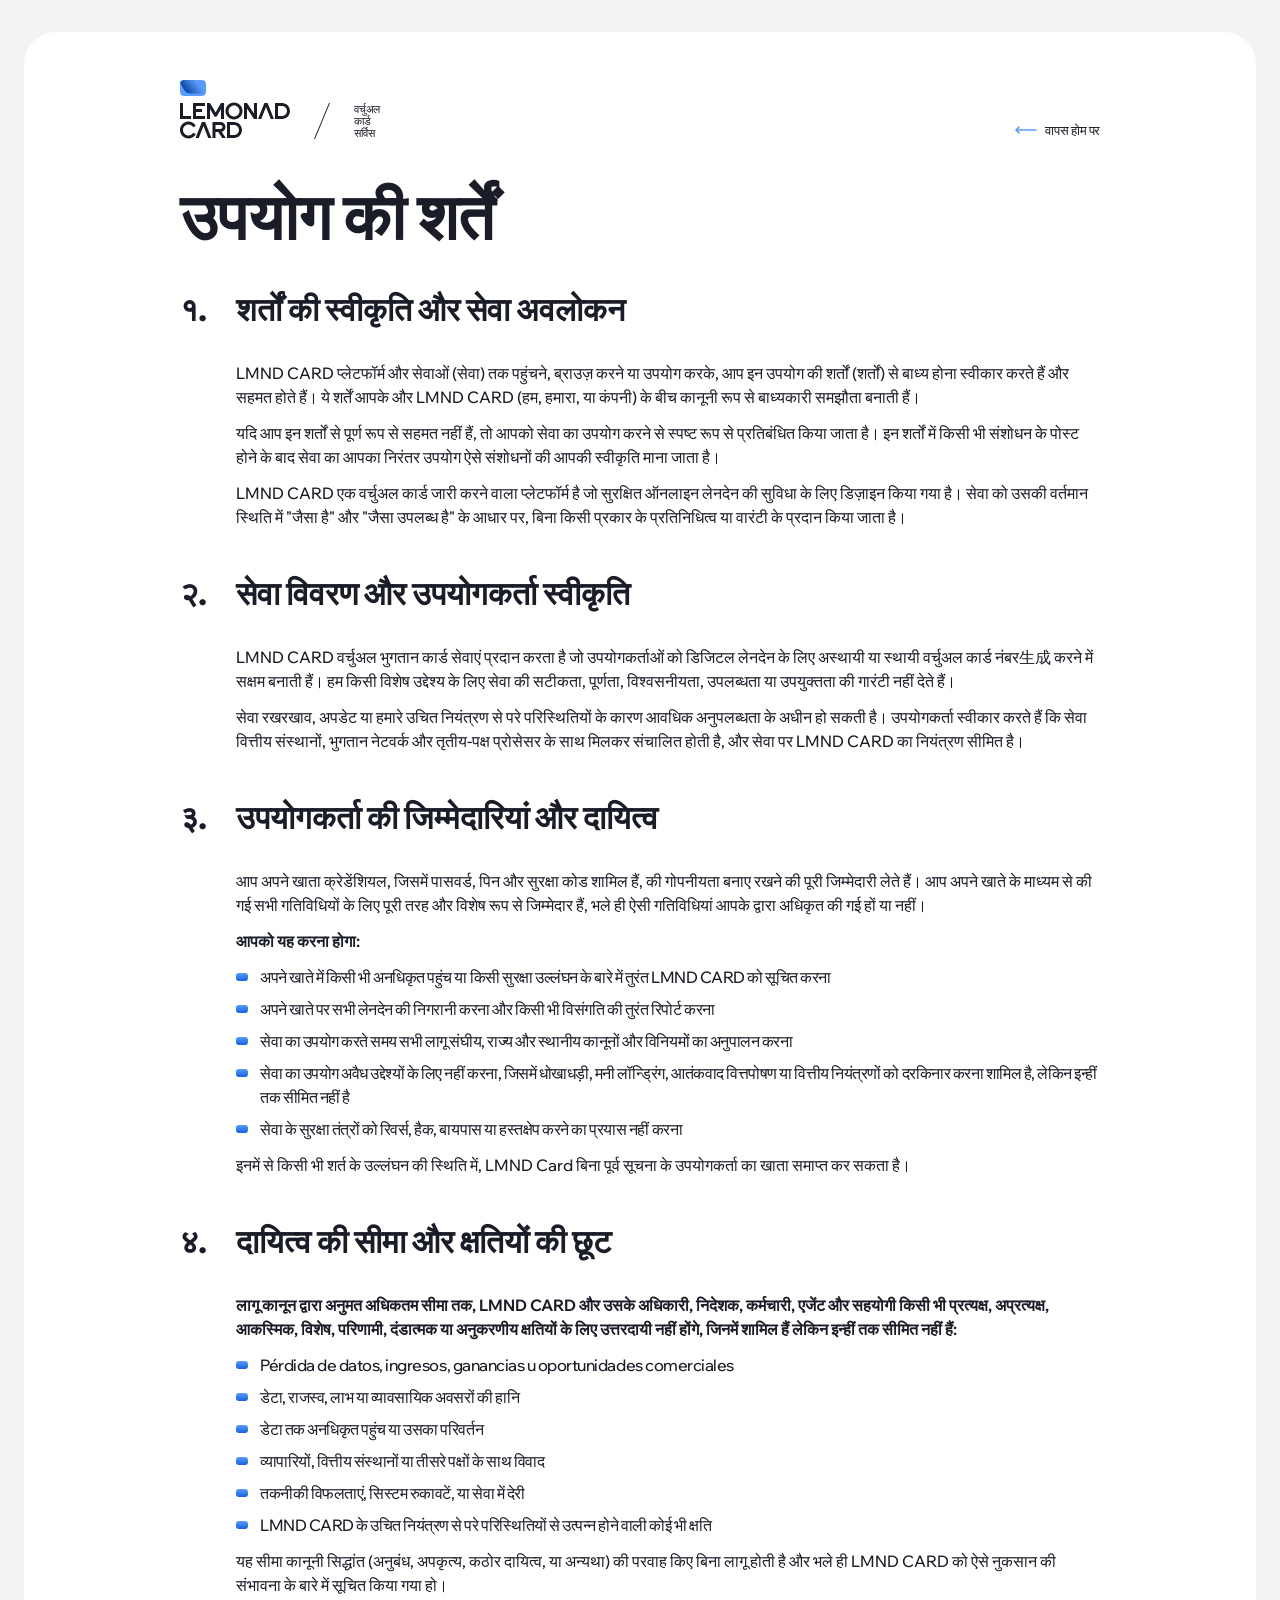
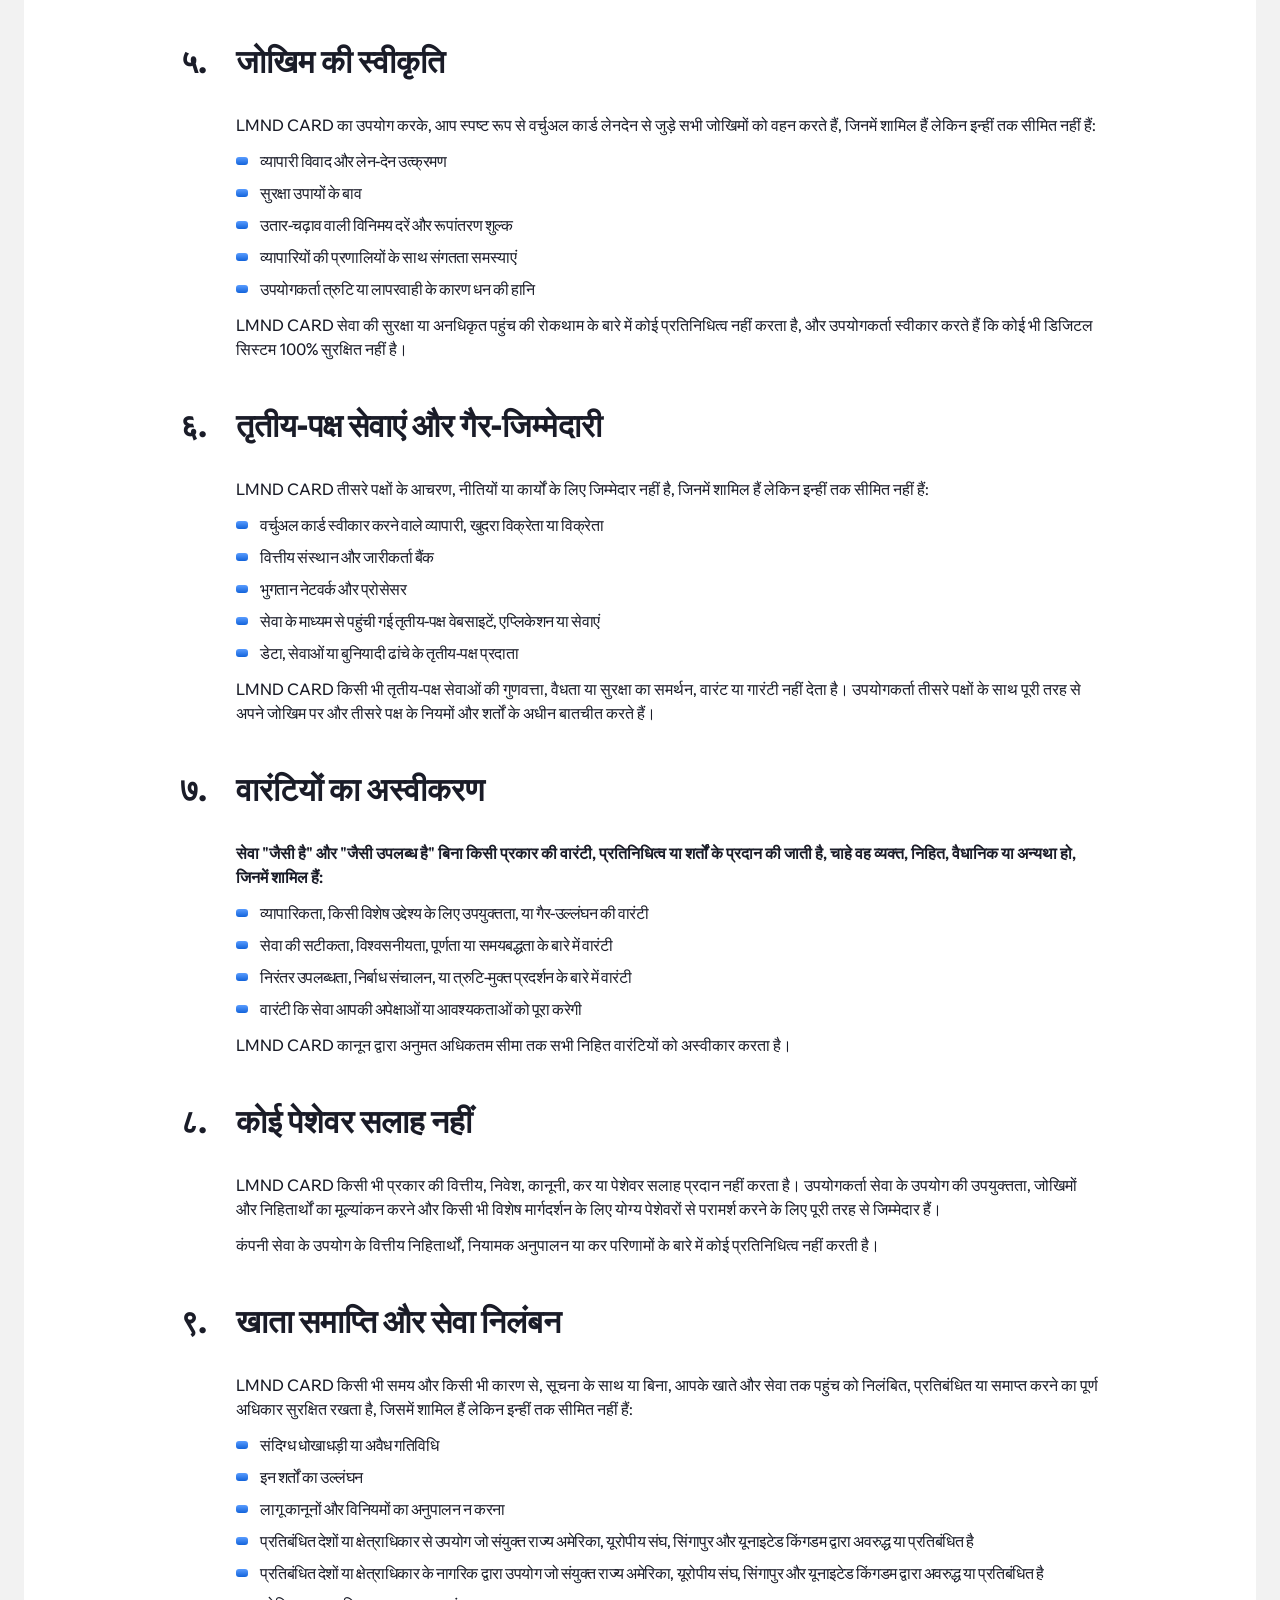
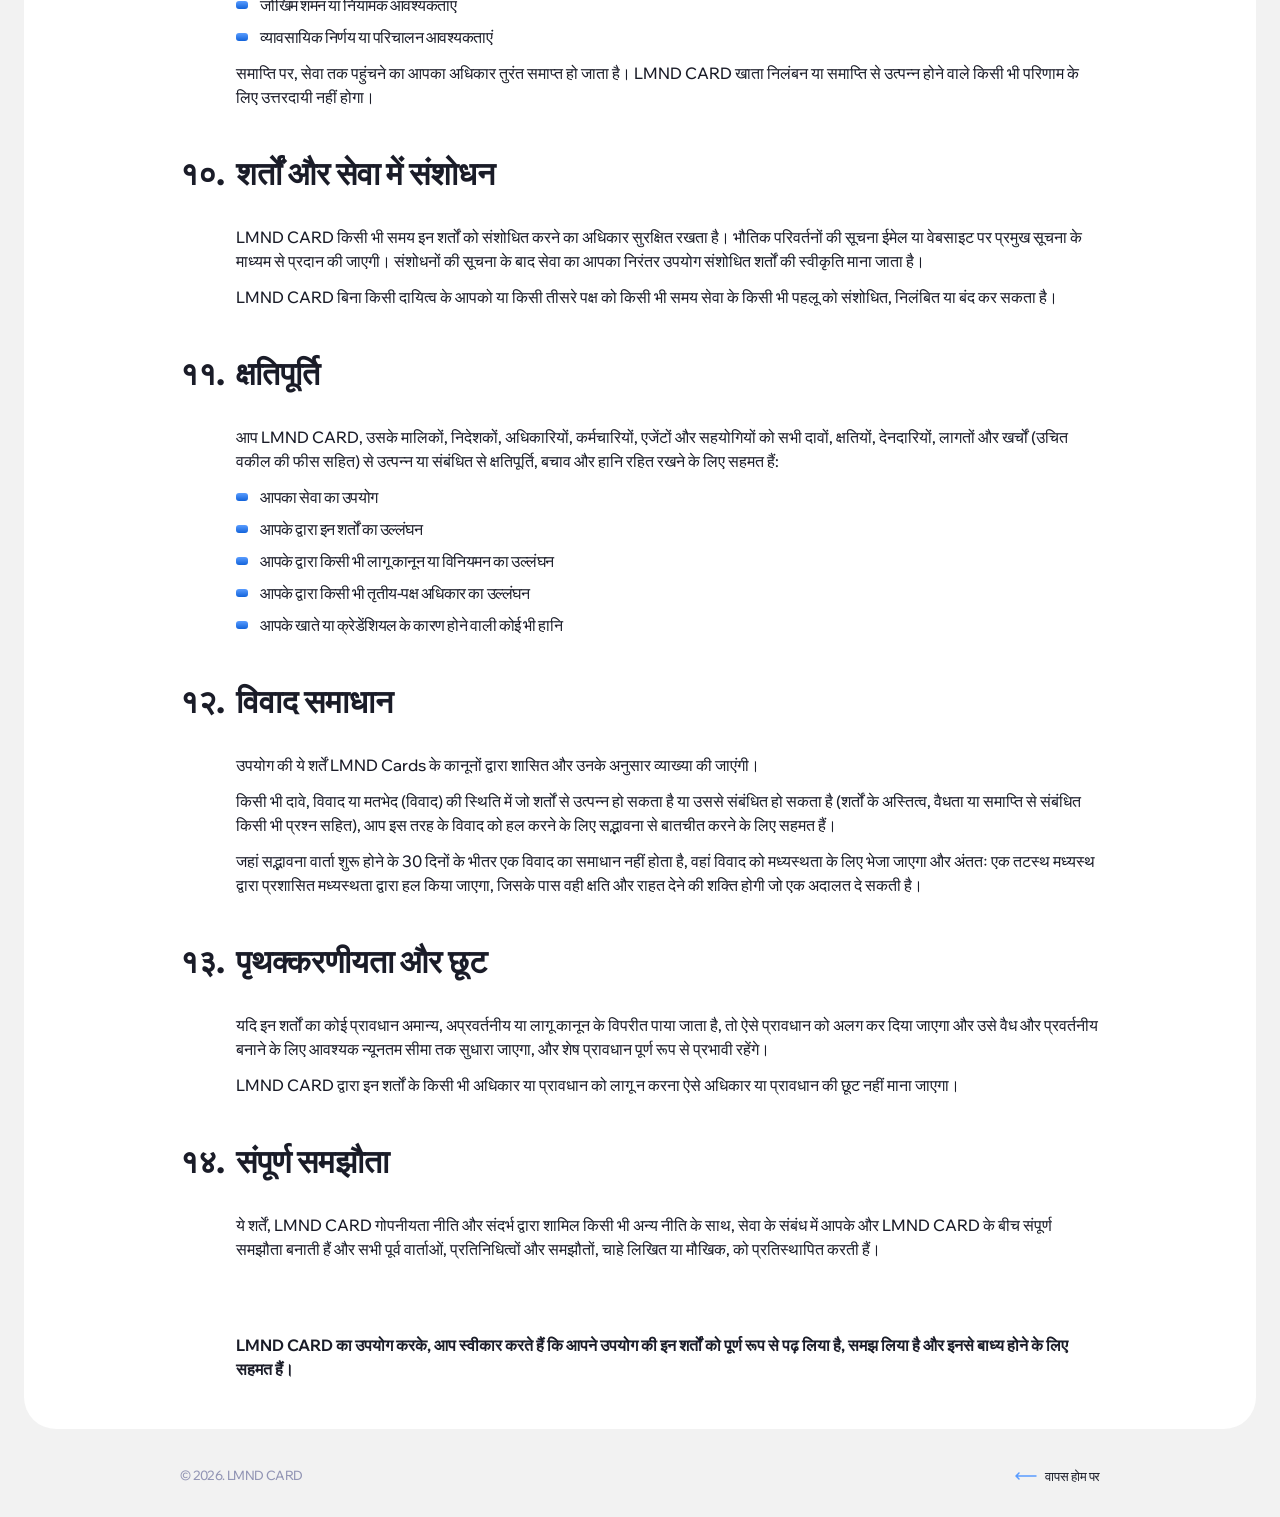
<file: terms-hi.html>
<!DOCTYPE html>
<html lang="ru">

<head>
  <meta charset="UTF-8">
  <meta name="viewport"
    content="width=device-width, user-scalable=no, initial-scale=1.0, maximum-scale=1.0, minimum-scale=1.0">
  <meta http-equiv="X-UA-Compatible" content="ie=edge">
  <link rel="icon" type="image/png" sizes="32x32" href="/img/favicon/favicon-32.png">
  <link rel="icon" type="image/png" sizes="16x16" href="/img/favicon/favicon-16.png">
  <link rel="apple-touch-icon" sizes="180x180" href="/img/favicon/favicon-apple.png">
  <link rel="icon" type="image/x-icon" href="favicon.ico">
  <title>Lemonad Card — वर्चुअल कार्ड सर्विस</title>
  <link rel="stylesheet" href="css/normalize.css">
  <script src="js/indexSecond.js" defer></script>
  <link rel="stylesheet" href="css/fonts.css">
  <link rel="stylesheet" href="css/style.css">
  <script src="js/utmSignUpLinks.js" defer></script>
</head>

<body class="page page--second">
  <div class="page-wrapper container">
    <div class="container-mini">
      <header class="header">
        <a class="controls__logo logo-main" href="/" style="margin: 0;">
          <div class="logo-main__wrapper">
            <img class="logo-main__all-img" src="/img/logo-footer.svg" alt width="110" height="59">
          </div>
          <span class="logo-main__split" style="color: var(--dark);">
            <svg width="16" height="36" viewBox="0 0 16 36" fill="none" xmlns="http://www.w3.org/2000/svg">
              <path d="M1 36H0L15 0H16L1 36Z" fill="currentColor" />
            </svg>
          </span>
          <p class="logo-main__text" style="color: var(--dark);">वर्चुअल<br>
            कार्ड<br>
            सर्विस</p>
        </a>
        <a class="btn-back" href="/">
          <span class="btn-back__icon">
            <svg width="22" height="16" viewBox="0 0 22 16" fill="none" xmlns="http://www.w3.org/2000/svg">
              <path
                d="M4.53027 4.46979C4.23738 4.1769 3.76262 4.1769 3.46973 4.46979L0.469727 7.46979L0.417969 7.52643C0.391624 7.55873 0.371718 7.59469 0.351562 7.62995C0.336036 7.6571 0.319711 7.68381 0.307617 7.71296C0.286906 7.76295 0.272122 7.81466 0.262695 7.86725C0.254982 7.91039 0.25 7.95471 0.25 8.00007C0.250005 8.04345 0.255618 8.08565 0.262695 8.12702C0.263625 8.13245 0.262622 8.13821 0.263672 8.14362C0.272822 8.19076 0.286432 8.23727 0.304688 8.28229C0.305552 8.28442 0.307708 8.28602 0.308594 8.28815C0.328734 8.33642 0.354472 8.38136 0.383789 8.42389C0.395149 8.44037 0.405142 8.45798 0.417969 8.4737C0.433968 8.49331 0.451445 8.51206 0.469727 8.53034L3.46973 11.5303C3.76262 11.8232 4.23738 11.8232 4.53027 11.5303C4.82316 11.2375 4.82315 10.7627 4.53027 10.4698L2.81055 8.75007H21C21.4142 8.75007 21.75 8.41424 21.75 8.00007C21.75 7.58585 21.4142 7.25007 21 7.25007H2.81055L4.53027 5.53034C4.82316 5.23745 4.82315 4.76269 4.53027 4.46979Z"
                fill="#599CFF" />
            </svg>
          </span>
          <p class="btn-back__text">वापस <span>होम पर</span></p>
        </a>
      </header>

      <main class="main main--second">
        <h1 class="h1-second">उपयोग की शर्तें</h1>
        <div class="block">
          <h2 class="block__title"><span>१. </span><span>शर्तों की स्वीकृति और सेवा अवलोकन</span>
          </h2>
          <div class="block__texts">
            <p>LMND CARD प्लेटफॉर्म और सेवाओं (सेवा) तक पहुंचने, ब्राउज़ करने या उपयोग करके, आप इन उपयोग की शर्तों
              (शर्तों) से बाध्य होना स्वीकार करते हैं और सहमत होते हैं। ये शर्तें आपके और LMND CARD (हम, हमारा, या
              कंपनी) के बीच कानूनी रूप से बाध्यकारी समझौता बनाती हैं।</p>
            <p>यदि आप इन शर्तों से पूर्ण रूप से सहमत नहीं हैं, तो आपको सेवा का उपयोग करने से स्पष्ट रूप से प्रतिबंधित
              किया जाता है। इन शर्तों में किसी भी संशोधन के पोस्ट होने के बाद सेवा का आपका निरंतर उपयोग ऐसे संशोधनों की
              आपकी स्वीकृति माना जाता है।</p>
            <p>LMND CARD एक वर्चुअल कार्ड जारी करने वाला प्लेटफॉर्म है जो सुरक्षित ऑनलाइन लेनदेन की सुविधा के लिए
              डिज़ाइन किया गया है। सेवा को उसकी वर्तमान स्थिति में "जैसा है" और "जैसा उपलब्ध है" के आधार पर, बिना किसी
              प्रकार के प्रतिनिधित्व या वारंटी के प्रदान किया जाता है।</p>
          </div>
        </div>
        <div class="block">
          <h2 class="block__title"><span>२. </span><span>सेवा विवरण और उपयोगकर्ता स्वीकृति</span>
          </h2>
          <div class="block__texts">
            <p>LMND CARD वर्चुअल भुगतान कार्ड सेवाएं प्रदान करता है जो उपयोगकर्ताओं को डिजिटल लेनदेन के लिए अस्थायी या
              स्थायी वर्चुअल कार्ड नंबर生成 करने में सक्षम बनाती हैं। हम किसी विशेष उद्देश्य के लिए सेवा की सटीकता,
              पूर्णता, विश्वसनीयता, उपलब्धता या उपयुक्तता की गारंटी नहीं देते हैं।</p>
            <p>सेवा रखरखाव, अपडेट या हमारे उचित नियंत्रण से परे परिस्थितियों के कारण आवधिक अनुपलब्धता के अधीन हो सकती
              है। उपयोगकर्ता स्वीकार करते हैं कि सेवा वित्तीय संस्थानों, भुगतान नेटवर्क और तृतीय-पक्ष प्रोसेसर के साथ
              मिलकर संचालित होती है, और सेवा पर LMND CARD का नियंत्रण सीमित है।</p>
          </div>
        </div>
        <div class="block">
          <h2 class="block__title"><span>३. </span><span>उपयोगकर्ता की जिम्मेदारियां और दायित्व</span></h2>
          <div class="block__content-list">
            <p>आप अपने खाता क्रेडेंशियल, जिसमें पासवर्ड, पिन और सुरक्षा कोड शामिल हैं, की गोपनीयता बनाए रखने की पूरी
              जिम्मेदारी लेते हैं। आप अपने खाते के माध्यम से की गई सभी गतिविधियों के लिए पूरी तरह और विशेष रूप से
              जिम्मेदार हैं, भले ही ऐसी गतिविधियां आपके द्वारा अधिकृत की गई हों या नहीं।</p>
            <p><strong>आपको यह करना होगा:</strong></p>
            <ul>
              <li>अपने खाते में किसी भी अनधिकृत पहुंच या किसी सुरक्षा उल्लंघन के बारे में तुरंत LMND CARD को सूचित करना
              </li>
              <li>अपने खाते पर सभी लेनदेन की निगरानी करना और किसी भी विसंगति की तुरंत रिपोर्ट करना</li>
              <li>सेवा का उपयोग करते समय सभी लागू संघीय, राज्य और स्थानीय कानूनों और विनियमों का अनुपालन करना</li>
              <li>सेवा का उपयोग अवैध उद्देश्यों के लिए नहीं करना, जिसमें धोखाधड़ी, मनी लॉन्ड्रिंग, आतंकवाद वित्तपोषण या
                वित्तीय नियंत्रणों को दरकिनार करना शामिल है, लेकिन इन्हीं तक सीमित नहीं है</li>
              <li>सेवा के सुरक्षा तंत्रों को रिवर्स, हैक, बायपास या हस्तक्षेप करने का प्रयास नहीं करना</li>
            </ul>
            <p>इनमें से किसी भी शर्त के उल्लंघन की स्थिति में, LMND Card बिना पूर्व सूचना के उपयोगकर्ता का खाता समाप्त
              कर सकता है।</p>
          </div>
        </div>
        <div class="block">
          <h2 class="block__title"><span>४. </span><span>दायित्व की सीमा और क्षतियों की छूट</span></h2>
          <div class="block__content-list">
            <p><strong>लागू कानून द्वारा अनुमत अधिकतम सीमा तक, LMND CARD और उसके अधिकारी, निदेशक, कर्मचारी, एजेंट और
                सहयोगी किसी भी प्रत्यक्ष, अप्रत्यक्ष, आकस्मिक, विशेष, परिणामी, दंडात्मक या अनुकरणीय क्षतियों के लिए
                उत्तरदायी नहीं होंगे, जिनमें शामिल हैं लेकिन इन्हीं तक सीमित नहीं हैं:
              </strong></p>
            <ul>
              <li>Pérdida de datos, ingresos, ganancias u oportunidades comerciales</li>
              <li>डेटा, राजस्व, लाभ या व्यावसायिक अवसरों की हानि</li>
              <li>डेटा तक अनधिकृत पहुंच या उसका परिवर्तन</li>
              <li>व्यापारियों, वित्तीय संस्थानों या तीसरे पक्षों के साथ विवाद</li>
              <li>तकनीकी विफलताएं, सिस्टम रुकावटें, या सेवा में देरी</li>
              <li>LMND CARD के उचित नियंत्रण से परे परिस्थितियों से उत्पन्न होने वाली कोई भी क्षति</li>
            </ul>
            <p>यह सीमा कानूनी सिद्धांत (अनुबंध, अपकृत्य, कठोर दायित्व, या अन्यथा) की परवाह किए बिना लागू होती है और भले
              ही LMND CARD को ऐसे नुकसान की संभावना के बारे में सूचित किया गया हो।</p>
          </div>
        </div>
        <div class="block">
          <h2 class="block__title"><span>५. </span><span>जोखिम की स्वीकृति</span></h2>
          <div class="block__content-list">
            <p>LMND CARD का उपयोग करके, आप स्पष्ट रूप से वर्चुअल कार्ड लेनदेन से जुड़े सभी जोखिमों को वहन करते हैं,
              जिनमें शामिल हैं लेकिन इन्हीं तक सीमित नहीं हैं:
            </p>
            <ul>
              <li>व्यापारी विवाद और लेन-देन उत्क्रमण</li>
              <li>सुरक्षा उपायों के बाव</li>
              <li>उतार-चढ़ाव वाली विनिमय दरें और रूपांतरण शुल्क</li>
              <li>व्यापारियों की प्रणालियों के साथ संगतता समस्याएं</li>
              <li>उपयोगकर्ता त्रुटि या लापरवाही के कारण धन की हानि</li>
            </ul>
            <p>LMND CARD सेवा की सुरक्षा या अनधिकृत पहुंच की रोकथाम के बारे में कोई प्रतिनिधित्व नहीं करता है, और
              उपयोगकर्ता स्वीकार करते हैं कि कोई भी डिजिटल सिस्टम 100% सुरक्षित नहीं है।</p>
          </div>
        </div>
        <div class="block">
          <h2 class="block__title"><span>६. </span><span>तृतीय-पक्ष सेवाएं और गैर-जिम्मेदारी</span></h2>
          <div class="block__content-list">
            <p>LMND CARD तीसरे पक्षों के आचरण, नीतियों या कार्यों के लिए जिम्मेदार नहीं है, जिनमें शामिल हैं लेकिन
              इन्हीं तक सीमित नहीं हैं:</p>
            <ul>
              <li>वर्चुअल कार्ड स्वीकार करने वाले व्यापारी, खुदरा विक्रेता या विक्रेता</li>
              <li>वित्तीय संस्थान और जारीकर्ता बैंक</li>
              <li>भुगतान नेटवर्क और प्रोसेसर</li>
              <li>सेवा के माध्यम से पहुंची गई तृतीय-पक्ष वेबसाइटें, एप्लिकेशन या सेवाएं</li>
              <li>डेटा, सेवाओं या बुनियादी ढांचे के तृतीय-पक्ष प्रदाता</li>
            </ul>
            <p>LMND CARD किसी भी तृतीय-पक्ष सेवाओं की गुणवत्ता, वैधता या सुरक्षा का समर्थन, वारंट या गारंटी नहीं देता
              है। उपयोगकर्ता तीसरे पक्षों के साथ पूरी तरह से अपने जोखिम पर और तीसरे पक्ष के नियमों और शर्तों के अधीन
              बातचीत करते हैं।
            </p>
          </div>
        </div>
        <div class="block">
          <h2 class="block__title"><span>७. </span><span>वारंटियों का अस्वीकरण</span></h2>
          <div class="block__content-list">
            <p><strong>सेवा "जैसी है" और "जैसी उपलब्ध है" बिना किसी प्रकार की वारंटी, प्रतिनिधित्व या शर्तों के प्रदान
                की जाती है, चाहे वह व्यक्त, निहित, वैधानिक या अन्यथा हो, जिनमें शामिल हैं:
              </strong>
            </p>
            <ul>
              <li>व्यापारिकता, किसी विशेष उद्देश्य के लिए उपयुक्तता, या गैर-उल्लंघन की वारंटी</li>
              <li>सेवा की सटीकता, विश्वसनीयता, पूर्णता या समयबद्धता के बारे में वारंटी</li>
              <li>निरंतर उपलब्धता, निर्बाध संचालन, या त्रुटि-मुक्त प्रदर्शन के बारे में वारंटी</li>
              <li>वारंटी कि सेवा आपकी अपेक्षाओं या आवश्यकताओं को पूरा करेगी</li>
            </ul>
            <p>LMND CARD कानून द्वारा अनुमत अधिकतम सीमा तक सभी निहित वारंटियों को अस्वीकार करता है।</p>
          </div>
        </div>
        <div class="block">
          <h2 class="block__title"><span>८. </span><span>कोई पेशेवर सलाह नहीं</span></h2>
          <div class="block__texts">
            <p>LMND CARD किसी भी प्रकार की वित्तीय, निवेश, कानूनी, कर या पेशेवर सलाह प्रदान नहीं करता है। उपयोगकर्ता
              सेवा के उपयोग की उपयुक्तता, जोखिमों और निहितार्थों का मूल्यांकन करने और किसी भी विशेष मार्गदर्शन के लिए
              योग्य पेशेवरों से परामर्श करने के लिए पूरी तरह से जिम्मेदार हैं।
            </p>
            <p>कंपनी सेवा के उपयोग के वित्तीय निहितार्थों, नियामक अनुपालन या कर परिणामों के बारे में कोई प्रतिनिधित्व
              नहीं करती है।
            </p>
          </div>
        </div>
        <div class="block">
          <h2 class="block__title"><span>९. </span><span>खाता समाप्ति और सेवा निलंबन</span></h2>
          <div class="block__content-list">
            <p>LMND CARD किसी भी समय और किसी भी कारण से, सूचना के साथ या बिना, आपके खाते और सेवा तक पहुंच को निलंबित,
              प्रतिबंधित या समाप्त करने का पूर्ण अधिकार सुरक्षित रखता है, जिसमें शामिल हैं लेकिन इन्हीं तक सीमित नहीं
              हैं:</p>
            <ul>
              <li>संदिग्ध धोखाधड़ी या अवैध गतिविधि</li>
              <li>इन शर्तों का उल्लंघन</li>
              <li>लागू कानूनों और विनियमों का अनुपालन न करना</li>
              <li>प्रतिबंधित देशों या क्षेत्राधिकार से उपयोग जो संयुक्त राज्य अमेरिका, यूरोपीय संघ, सिंगापुर और यूनाइटेड
                किंगडम द्वारा अवरुद्ध या प्रतिबंधित है
              </li>
              <li>प्रतिबंधित देशों या क्षेत्राधिकार के नागरिक द्वारा उपयोग जो संयुक्त राज्य अमेरिका, यूरोपीय संघ,
                सिंगापुर और यूनाइटेड किंगडम द्वारा अवरुद्ध या प्रतिबंधित है
              </li>
              <li>जोखिम शमन या नियामक आवश्यकताएं</li>
              <li>व्यावसायिक निर्णय या परिचालन आवश्यकताएं</li>
            </ul>
            <p>समाप्ति पर, सेवा तक पहुंचने का आपका अधिकार तुरंत समाप्त हो जाता है। LMND CARD खाता निलंबन या समाप्ति से
              उत्पन्न होने वाले किसी भी परिणाम के लिए उत्तरदायी नहीं होगा।
            </p>
          </div>
        </div>
        <div class="block">
          <h2 class="block__title"><span>१०. </span><span>शर्तों और सेवा में संशोधन</span></h2>
          <div class="block__texts">
            <p>LMND CARD किसी भी समय इन शर्तों को संशोधित करने का अधिकार सुरक्षित रखता है। भौतिक परिवर्तनों की सूचना
              ईमेल या वेबसाइट पर प्रमुख सूचना के माध्यम से प्रदान की जाएगी। संशोधनों की सूचना के बाद सेवा का आपका निरंतर
              उपयोग संशोधित शर्तों की स्वीकृति माना जाता है।
            </p>
            <p>LMND CARD बिना किसी दायित्व के आपको या किसी तीसरे पक्ष को किसी भी समय सेवा के किसी भी पहलू को संशोधित,
              निलंबित या बंद कर सकता है।</p>
          </div>
        </div>
        <div class="block">
          <h2 class="block__title"><span>११. </span><span>क्षतिपूर्ति</span></h2>
          <div class="block__content-list">
            <p>आप LMND CARD, उसके मालिकों, निदेशकों, अधिकारियों, कर्मचारियों, एजेंटों और सहयोगियों को सभी दावों,
              क्षतियों, देनदारियों, लागतों और खर्चों (उचित वकील की फीस सहित) से उत्पन्न या संबंधित से क्षतिपूर्ति, बचाव
              और हानि रहित रखने के लिए सहमत हैं:</p>
            <ul>
              <li>आपका सेवा का उपयोग</li>
              <li>आपके द्वारा इन शर्तों का उल्लंघन</li>
              <li>आपके द्वारा किसी भी लागू कानून या विनियमन का उल्लंघन</li>
              <li>आपके द्वारा किसी भी तृतीय-पक्ष अधिकार का उल्लंघन</li>
              <li>आपके खाते या क्रेडेंशियल के कारण होने वाली कोई भी हानि</li>
            </ul>
          </div>
        </div>
        <div class="block">
          <h2 class="block__title"><span>१२. </span><span>विवाद समाधान</span></h2>
          <div class="block__texts">
            <p>उपयोग की ये शर्तें LMND Cards के कानूनों द्वारा शासित और उनके अनुसार व्याख्या की जाएंगी।</p>
            <p>किसी भी दावे, विवाद या मतभेद (विवाद) की स्थिति में जो शर्तों से उत्पन्न हो सकता है या उससे संबंधित हो
              सकता है (शर्तों के अस्तित्व, वैधता या समाप्ति से संबंधित किसी भी प्रश्न सहित), आप इस तरह के विवाद को हल
              करने के लिए सद्भावना से बातचीत करने के लिए सहमत हैं।</p>
            <p>जहां सद्भावना वार्ता शुरू होने के 30 दिनों के भीतर एक विवाद का समाधान नहीं होता है, वहां विवाद को
              मध्यस्थता के लिए भेजा जाएगा और अंततः एक तटस्थ मध्यस्थ द्वारा प्रशासित मध्यस्थता द्वारा हल किया जाएगा,
              जिसके पास वही क्षति और राहत देने की शक्ति होगी जो एक अदालत दे सकती है।</p>
          </div>
        </div>
        <div class="block">
          <h2 class="block__title"><span>१३. </span><span>पृथक्करणीयता और छूट</span></h2>
          <div class="block__texts">
            <p>यदि इन शर्तों का कोई प्रावधान अमान्य, अप्रवर्तनीय या लागू कानून के विपरीत पाया जाता है, तो ऐसे प्रावधान
              को अलग कर दिया जाएगा और उसे वैध और प्रवर्तनीय बनाने के लिए आवश्यक न्यूनतम सीमा तक सुधारा जाएगा, और शेष
              प्रावधान पूर्ण रूप से प्रभावी रहेंगे।</p>
            <p>LMND CARD द्वारा इन शर्तों के किसी भी अधिकार या प्रावधान को लागू न करना ऐसे अधिकार या प्रावधान की छूट
              नहीं माना जाएगा।
            </p>
          </div>
        </div>
        <div class="block">
          <h2 class="block__title"><span>१४. </span><span>संपूर्ण समझौता</span></h2>
          <div class="block__texts">
            <p>ये शर्तें, LMND CARD गोपनीयता नीति और संदर्भ द्वारा शामिल किसी भी अन्य नीति के साथ, सेवा के संबंध में
              आपके और LMND CARD के बीच संपूर्ण समझौता बनाती हैं और सभी पूर्व वार्ताओं, प्रतिनिधित्वों और समझौतों, चाहे
              लिखित या मौखिक, को प्रतिस्थापित करती हैं।</p>
          </div>
        </div>
        <div class="block__texts" style="margin-top: 24px;">
          <p><strong>LMND CARD का उपयोग करके, आप स्वीकार करते हैं कि आपने उपयोग की इन शर्तों को पूर्ण रूप से पढ़ लिया
              है, समझ लिया है और इनसे बाध्य होने के लिए सहमत हैं।</strong>
          </p>
        </div>
      </main>
    </div>
  </div>
  <footer class="footer container-mini">
    <span class="text-light">© 2026. LMND CARD</span>
    <a class="btn-back" href="/">
      <span class="btn-back__icon">
        <svg width="22" height="16" viewBox="0 0 22 16" fill="none" xmlns="http://www.w3.org/2000/svg">
          <path
            d="M4.53027 4.46979C4.23738 4.1769 3.76262 4.1769 3.46973 4.46979L0.469727 7.46979L0.417969 7.52643C0.391624 7.55873 0.371718 7.59469 0.351562 7.62995C0.336036 7.6571 0.319711 7.68381 0.307617 7.71296C0.286906 7.76295 0.272122 7.81466 0.262695 7.86725C0.254982 7.91039 0.25 7.95471 0.25 8.00007C0.250005 8.04345 0.255618 8.08565 0.262695 8.12702C0.263625 8.13245 0.262622 8.13821 0.263672 8.14362C0.272822 8.19076 0.286432 8.23727 0.304688 8.28229C0.305552 8.28442 0.307708 8.28602 0.308594 8.28815C0.328734 8.33642 0.354472 8.38136 0.383789 8.42389C0.395149 8.44037 0.405142 8.45798 0.417969 8.4737C0.433968 8.49331 0.451445 8.51206 0.469727 8.53034L3.46973 11.5303C3.76262 11.8232 4.23738 11.8232 4.53027 11.5303C4.82316 11.2375 4.82315 10.7627 4.53027 10.4698L2.81055 8.75007H21C21.4142 8.75007 21.75 8.41424 21.75 8.00007C21.75 7.58585 21.4142 7.25007 21 7.25007H2.81055L4.53027 5.53034C4.82316 5.23745 4.82315 4.76269 4.53027 4.46979Z"
            fill="#599CFF" />
        </svg>
      </span>
      <p class="btn-back__text">वापस <span>होम पर</span></p>
    </a>
  </footer>
  <button class="base-btn btn-scroll btn-scroll--second" type="button">
    <span class="icon-up">
      <svg width="16" height="22" viewBox="0 0 16 22" fill="none" xmlns="http://www.w3.org/2000/svg">
        <path
          d="M7.75 5L7.82715 5.00391C7.84559 5.00579 7.86381 5.00852 7.88184 5.01172C7.88737 5.0127 7.89293 5.01354 7.89844 5.01465C7.91181 5.01733 7.92439 5.02298 7.9375 5.02637C7.97073 5.03494 8.0041 5.04344 8.03613 5.05664C8.06527 5.06868 8.09198 5.08512 8.11914 5.10059C8.17626 5.1331 8.23155 5.171 8.28027 5.21973L11.2803 8.21973C11.5732 8.51262 11.5732 8.98738 11.2803 9.28027C10.9874 9.57314 10.5126 9.57316 10.2197 9.28027L8.5 7.56055V16.75C8.5 17.1642 8.16421 17.5 7.75 17.5C7.33579 17.5 7 17.1642 7 16.75V7.56055L5.28027 9.28027C4.98738 9.57314 4.51261 9.57316 4.21973 9.28027C3.92687 8.98739 3.92687 8.51261 4.21973 8.21973L7.21973 5.21973C7.25154 5.18791 7.28565 5.15967 7.32129 5.13477C7.36392 5.10501 7.40954 5.07909 7.45801 5.05859L7.46777 5.05469C7.49822 5.04234 7.53 5.03455 7.56152 5.02637C7.57463 5.02296 7.58722 5.01735 7.60059 5.01465C7.60609 5.01353 7.61166 5.01271 7.61719 5.01172C7.66029 5.00402 7.70468 5 7.75 5Z"
          fill="#1A1C28" />
        <path
          d="M14.75 0C15.1642 1.60023e-08 15.5 0.335786 15.5 0.75C15.5 1.16421 15.1642 1.5 14.75 1.5H0.75C0.335786 1.5 1.67194e-08 1.16421 0 0.75C-1.67194e-08 0.335786 0.335786 1.67194e-08 0.75 0H14.75Z"
          fill="#1A1C28" />
      </svg>
    </span>
  </button>
</body>

</html>
</file>
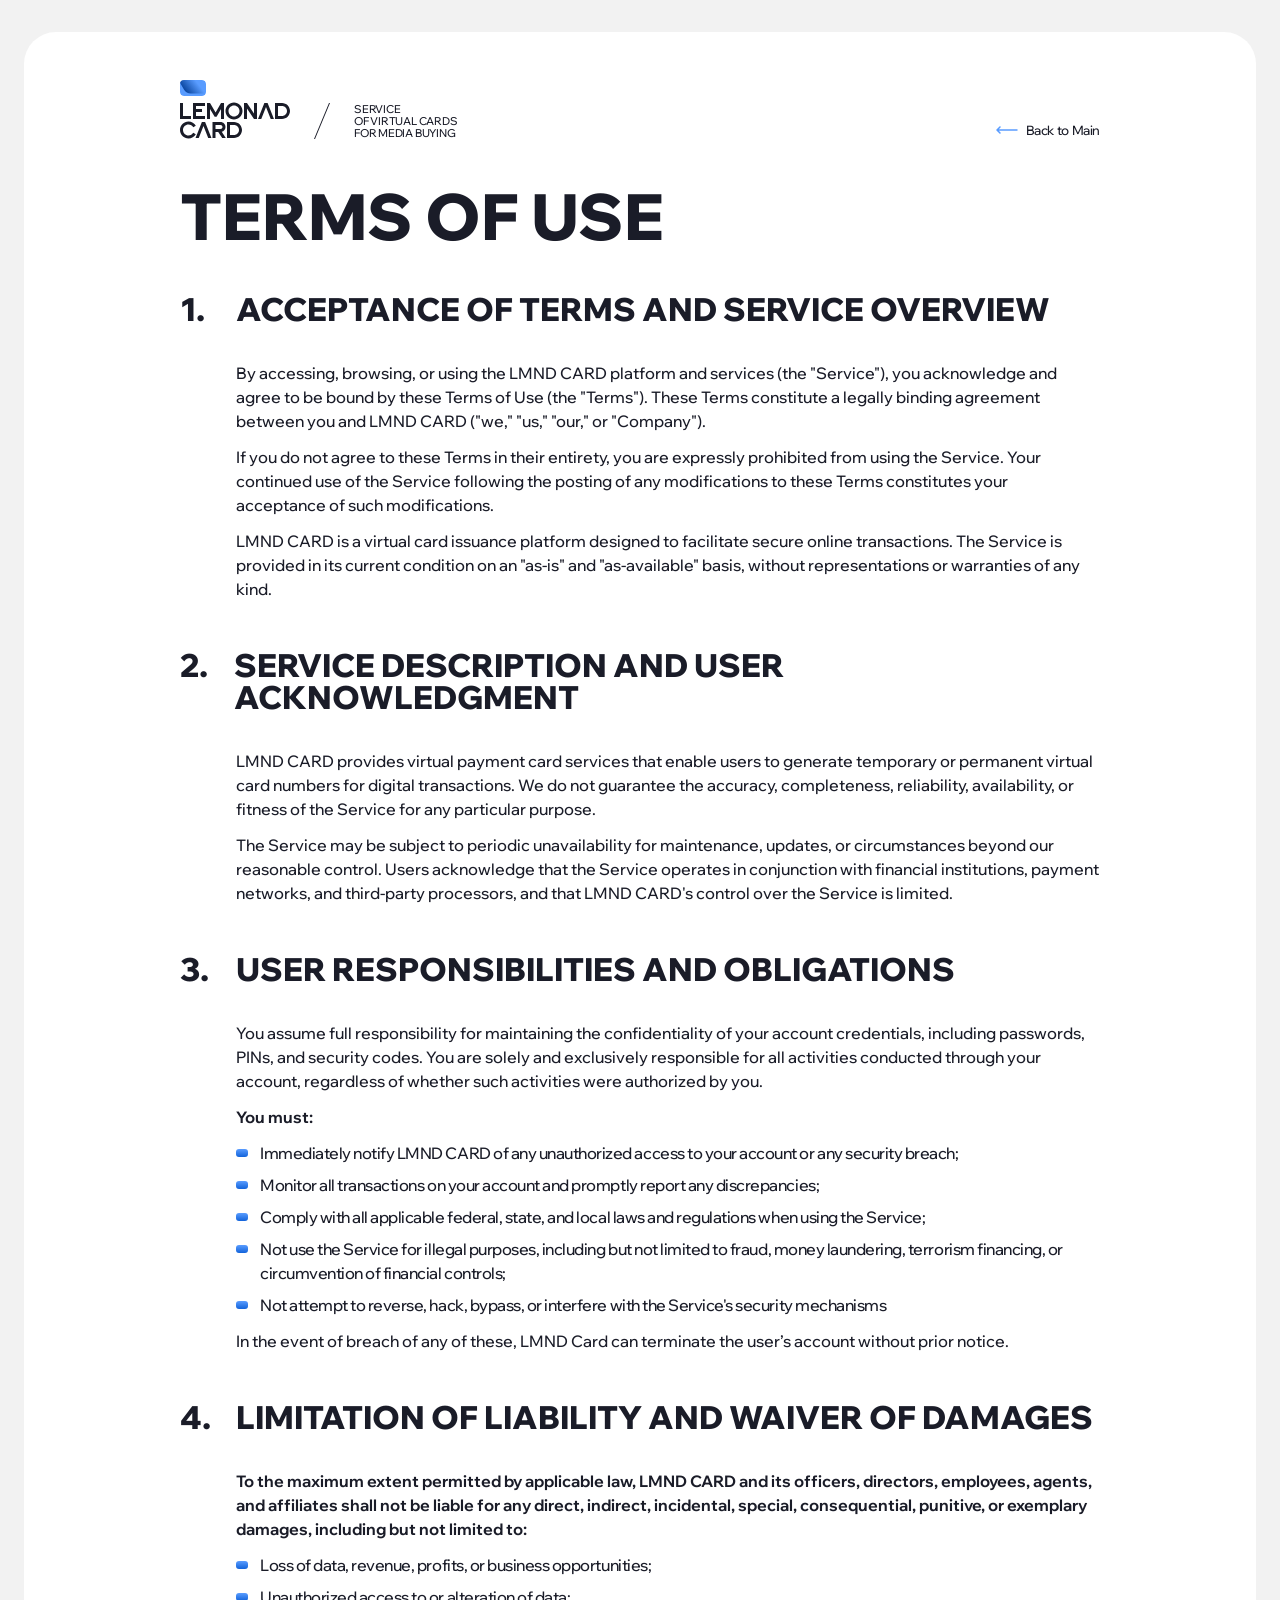
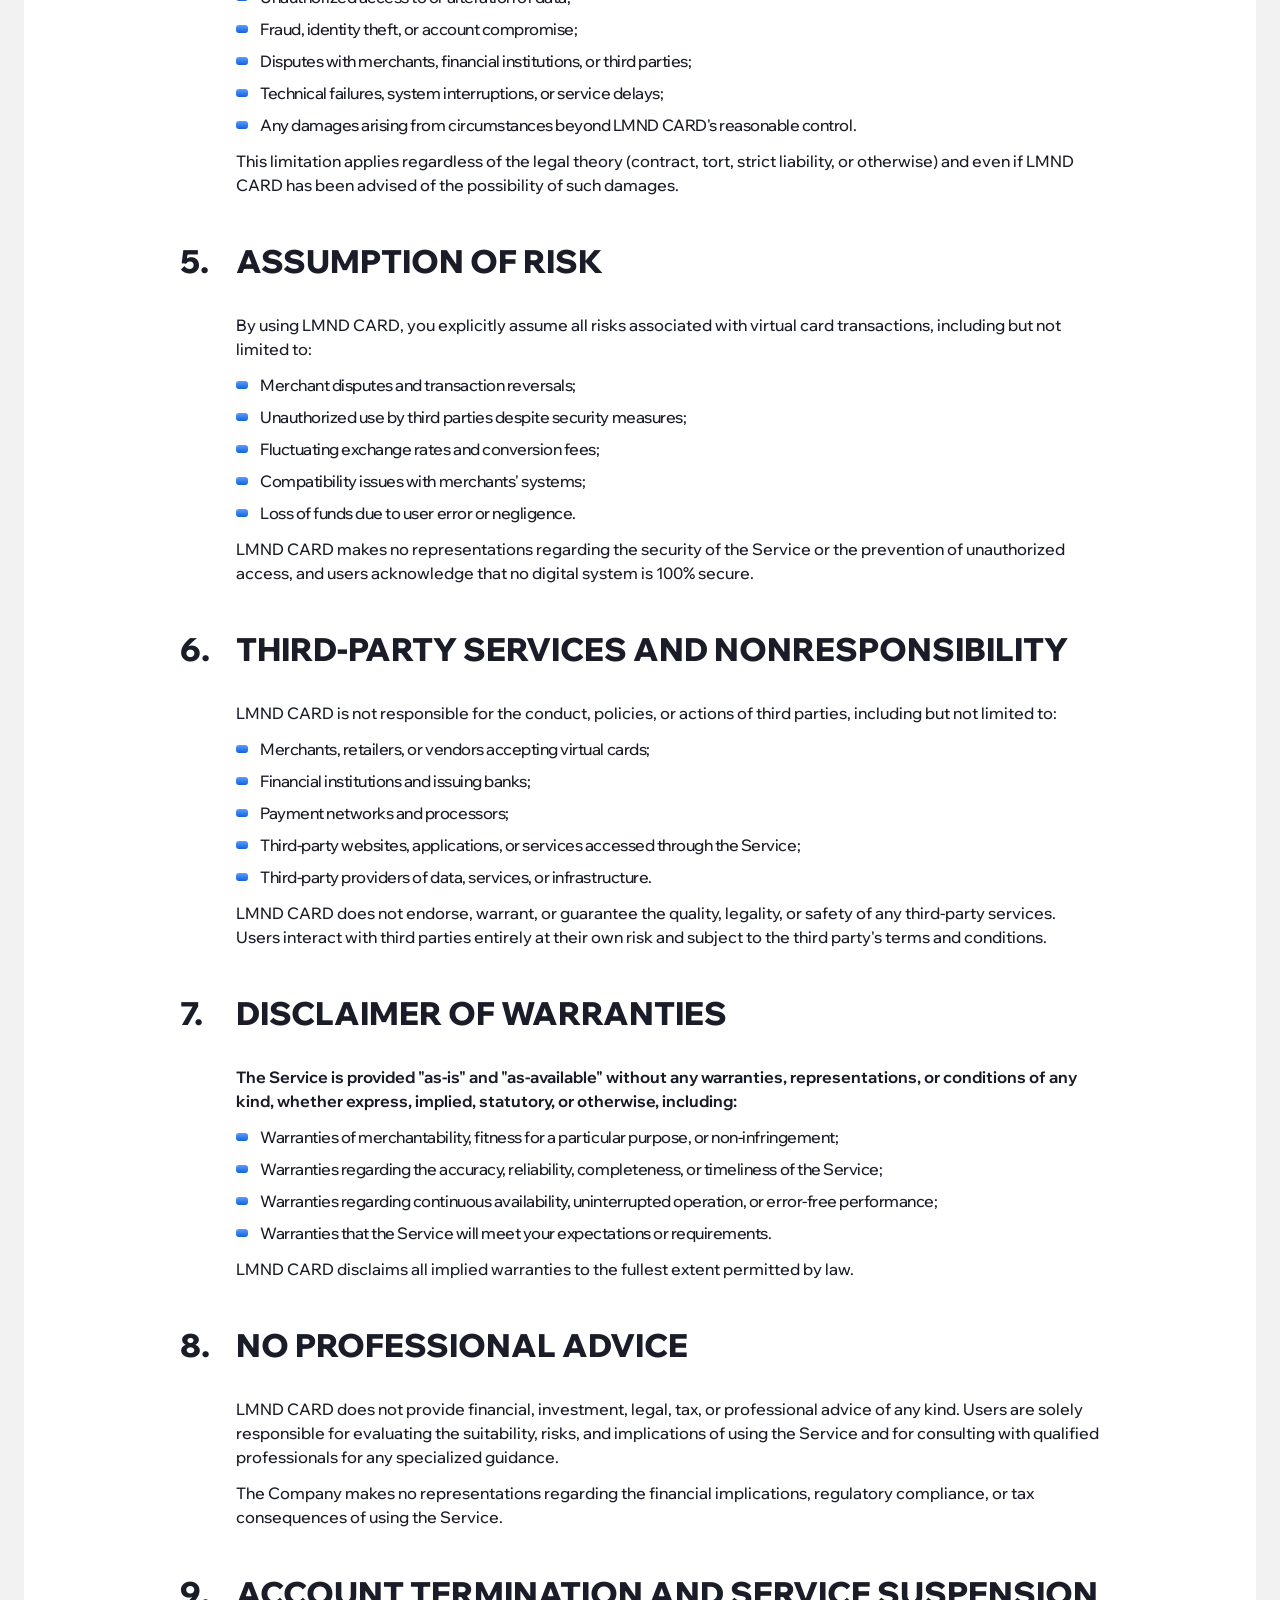
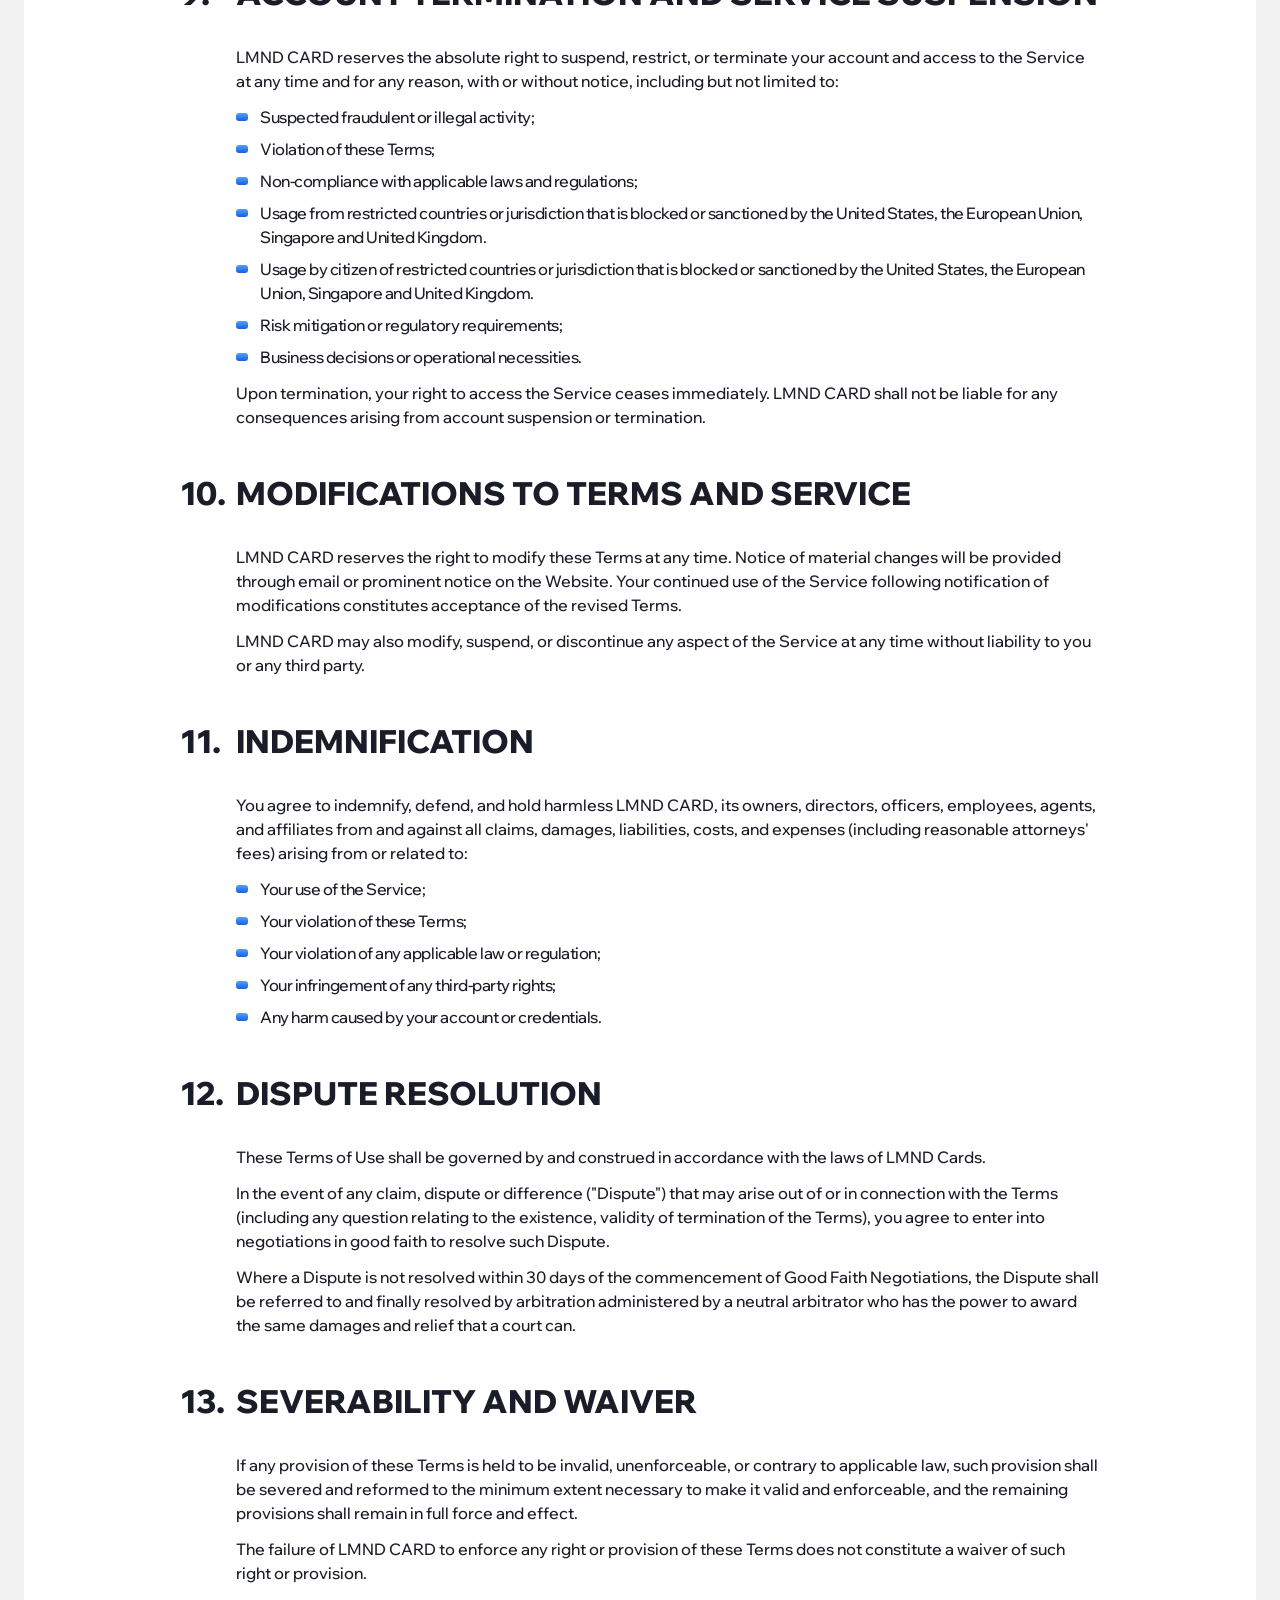
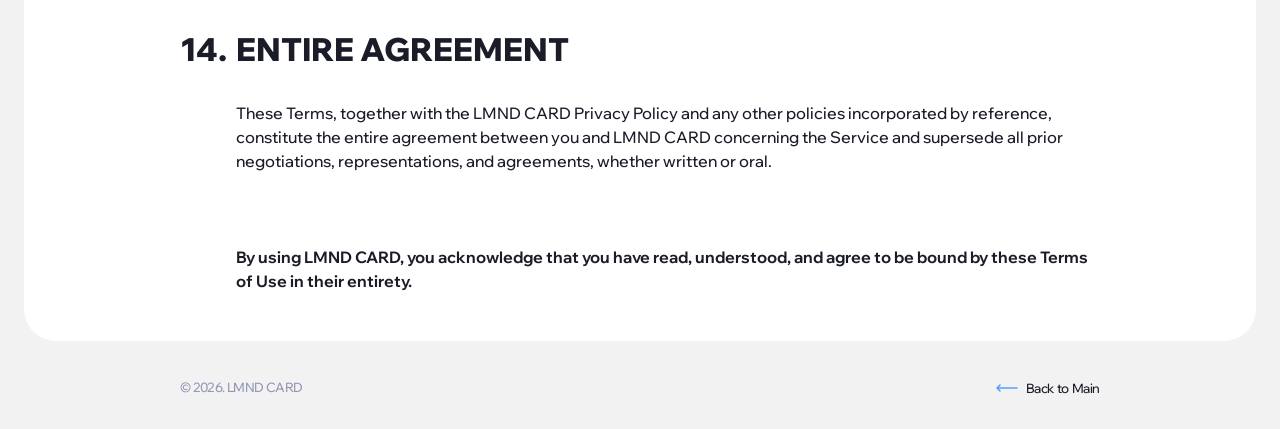
<file: terms.html>
<!DOCTYPE html>
<html lang="ru">

<head>
  <meta charset="UTF-8">
  <meta name="viewport"
    content="width=device-width, user-scalable=no, initial-scale=1.0, maximum-scale=1.0, minimum-scale=1.0">
  <meta http-equiv="X-UA-Compatible" content="ie=edge">
  <link rel="icon" type="image/png" sizes="32x32" href="/img/favicon/favicon-32.png">
  <link rel="icon" type="image/png" sizes="16x16" href="/img/favicon/favicon-16.png">
  <link rel="apple-touch-icon" sizes="180x180" href="/img/favicon/favicon-apple.png">
  <link rel="icon" type="image/x-icon" href="favicon.ico">
  <title>Lemonad Card — service of virtual cards for media buying</title>
  <link rel="stylesheet" href="css/normalize.css">
  <script src="js/indexSecond.js" defer></script>
  <link rel="stylesheet" href="css/fonts.css">
  <link rel="stylesheet" href="css/style.css">
  <script src="js/utmSignUpLinks.js" defer></script>
</head>

<body class="page page--second">
  <div class="page-wrapper container">
    <div class="container-mini">
      <header class="header">
        <a class="controls__logo logo-main" href="/" style="margin: 0;">
          <div class="logo-main__wrapper">
            <img class="logo-main__all-img" src="/img/logo-footer.svg" alt width="110" height="59">
          </div>
          <span class="logo-main__split" style="color: var(--dark);">
            <svg width="16" height="36" viewBox="0 0 16 36" fill="none" xmlns="http://www.w3.org/2000/svg">
              <path d="M1 36H0L15 0H16L1 36Z" fill="currentColor" />
            </svg>
          </span>
          <p class="logo-main__text" style="color: var(--dark);">Service<br>
            of virtual cards<br>
            for media buying</p>
        </a>
        <a class="btn-back" href="/">
          <span class="btn-back__icon">
            <svg width="22" height="16" viewBox="0 0 22 16" fill="none" xmlns="http://www.w3.org/2000/svg">
              <path
                d="M4.53027 4.46979C4.23738 4.1769 3.76262 4.1769 3.46973 4.46979L0.469727 7.46979L0.417969 7.52643C0.391624 7.55873 0.371718 7.59469 0.351562 7.62995C0.336036 7.6571 0.319711 7.68381 0.307617 7.71296C0.286906 7.76295 0.272122 7.81466 0.262695 7.86725C0.254982 7.91039 0.25 7.95471 0.25 8.00007C0.250005 8.04345 0.255618 8.08565 0.262695 8.12702C0.263625 8.13245 0.262622 8.13821 0.263672 8.14362C0.272822 8.19076 0.286432 8.23727 0.304688 8.28229C0.305552 8.28442 0.307708 8.28602 0.308594 8.28815C0.328734 8.33642 0.354472 8.38136 0.383789 8.42389C0.395149 8.44037 0.405142 8.45798 0.417969 8.4737C0.433968 8.49331 0.451445 8.51206 0.469727 8.53034L3.46973 11.5303C3.76262 11.8232 4.23738 11.8232 4.53027 11.5303C4.82316 11.2375 4.82315 10.7627 4.53027 10.4698L2.81055 8.75007H21C21.4142 8.75007 21.75 8.41424 21.75 8.00007C21.75 7.58585 21.4142 7.25007 21 7.25007H2.81055L4.53027 5.53034C4.82316 5.23745 4.82315 4.76269 4.53027 4.46979Z"
                fill="#599CFF" />
            </svg>
          </span>
          <p class="btn-back__text">Back <span>to Main</span></p>
        </a>
      </header>

      <main class="main main--second">
        <h1 class="h1-second">Terms of Use</h1>
        <div class="block">
          <h2 class="block__title"><span>1. </span><span>Acceptance of Terms and Service
              Overview</span></h2>
          <div class="block__texts">
            <p>By accessing, browsing, or using the LMND CARD platform and services (the "Service"), you
              acknowledge and agree to be bound by these Terms of Use (the "Terms"). These Terms
              constitute a legally binding agreement between you and LMND CARD ("we," "us," "our," or
              "Company").</p>
            <p>If you do not agree to these Terms in their entirety, you are expressly prohibited from using
              the Service. Your continued use of the Service following the posting of any modifications to
              these Terms constitutes your acceptance of such modifications.</p>
            <p>LMND CARD is a virtual card issuance platform designed to facilitate secure online
              transactions. The Service is provided in its current condition on an "as-is" and "as-available"
              basis, without representations or warranties of any kind.</p>
          </div>
        </div>
        <div class="block">
          <h2 class="block__title"><span>2. </span><span>Service Description and User
              Acknowledgment</span></h2>
          <div class="block__texts">
            <p>LMND CARD provides virtual payment card services that enable users to generate temporary
              or permanent virtual card numbers for digital transactions. We do not guarantee the
              accuracy, completeness, reliability, availability, or fitness of the Service for any particular
              purpose.</p>
            <p>The Service may be subject to periodic unavailability for maintenance, updates, or
              circumstances beyond our reasonable control. Users acknowledge that the Service operates in
              conjunction with financial institutions, payment networks, and third-party processors, and
              that LMND CARD's control over the Service is limited.
            </p>
          </div>
        </div>
        <div class="block">
          <h2 class="block__title"><span>3. </span><span>User Responsibilities and Obligations</span></h2>
          <div class="block__content-list">
            <p>You assume full responsibility for maintaining the confidentiality of your account credentials,
              including passwords, PINs, and security codes. You are solely and exclusively responsible for
              all activities conducted through your account, regardless of whether such activities were
              authorized by you.</p>
            <p><strong>You must:</strong></p>
            <ul>
              <li>Immediately notify LMND CARD of any unauthorized access to your account or any
                security breach;</li>
              <li>Monitor all transactions on your account and promptly report any discrepancies;</li>
              <li>Comply with all applicable federal, state, and local laws and regulations when using
                the Service;</li>
              <li>Not use the Service for illegal purposes, including but not limited to fraud, money
                laundering, terrorism financing, or circumvention of financial controls;
              </li>
              <li>Not attempt to reverse, hack, bypass, or interfere with the Service's security
                mechanisms
              </li>
            </ul>
            <p>In the event of breach of any of these, LMND Card can terminate the user’s account without
              prior notice.
            </p>
          </div>
        </div>
        <div class="block">
          <h2 class="block__title"><span>4. </span><span>Limitation of Liability and Waiver of
              Damages</span></h2>
          <div class="block__content-list">
            <p><strong>To the maximum extent permitted by applicable law, LMND CARD and its
                officers, directors, employees, agents, and affiliates shall not be liable for any
                direct, indirect, incidental, special, consequential, punitive, or exemplary
                damages, including but not limited to:
              </strong></p>
            <ul>
              <li>Loss of data, revenue, profits, or business opportunities;</li>
              <li>Unauthorized access to or alteration of data;
              </li>
              <li>Fraud, identity theft, or account compromise;</li>
              <li>Disputes with merchants, financial institutions, or third parties;
              </li>
              <li>Technical failures, system interruptions, or service delays;
              </li>
              <li>Any damages arising from circumstances beyond LMND CARD's reasonable control.</li>
            </ul>
            <p>This limitation applies regardless of the legal theory (contract, tort, strict liability, or
              otherwise) and even if LMND CARD has been advised of the possibility of such damages.</p>
          </div>
        </div>
        <div class="block">
          <h2 class="block__title"><span>5. </span><span>Assumption of Risk</span></h2>
          <div class="block__content-list">
            <p>By using LMND CARD, you explicitly assume all risks associated with virtual card
              transactions, including but not limited to:
            </p>
            <ul>
              <li>Merchant disputes and transaction reversals;</li>
              <li>Unauthorized use by third parties despite security measures;</li>
              <li>Fluctuating exchange rates and conversion fees;</li>
              <li>Compatibility issues with merchants' systems;</li>
              <li>Loss of funds due to user error or negligence.</li>
            </ul>
            <p>LMND CARD makes no representations regarding the security of the Service or the
              prevention of unauthorized access, and users acknowledge that no digital system is 100%
              secure.</p>
          </div>
        </div>
        <div class="block">
          <h2 class="block__title"><span>6. </span><span>Third-Party Services and NonResponsibility</span></h2>
          <div class="block__content-list">
            <p>LMND CARD is not responsible for the conduct, policies, or actions of third parties, including
              but not limited to:
            </p>
            <ul>
              <li>Merchants, retailers, or vendors accepting virtual cards;</li>
              <li>Financial institutions and issuing banks;</li>
              <li>Payment networks and processors;</li>
              <li>Third-party websites, applications, or services accessed through the Service;</li>
              <li>Third-party providers of data, services, or infrastructure.</li>
            </ul>
            <p>LMND CARD does not endorse, warrant, or guarantee the quality, legality, or safety of any
              third-party services. Users interact with third parties entirely at their own risk and subject to
              the third party's terms and conditions.
            </p>
          </div>
        </div>
        <div class="block">
          <h2 class="block__title"><span>7. </span><span>Disclaimer of Warranties</span></h2>
          <div class="block__content-list">
            <p><strong>The Service is provided "as-is" and "as-available" without any warranties,
                representations, or conditions of any kind, whether express, implied, statutory,
                or otherwise, including:
              </strong>
            </p>
            <ul>
              <li>Warranties of merchantability, fitness for a particular purpose, or non-infringement;</li>
              <li>Warranties regarding the accuracy, reliability, completeness, or timeliness of the
                Service;</li>
              <li>Warranties regarding continuous availability, uninterrupted operation, or error-free
                performance;</li>
              <li>Warranties that the Service will meet your expectations or requirements.
              </li>
            </ul>
            <p>LMND CARD disclaims all implied warranties to the fullest extent permitted by law.</p>
          </div>
        </div>
        <div class="block">
          <h2 class="block__title"><span>8. </span><span>No Professional Advice</span></h2>
          <div class="block__texts">
            <p>LMND CARD does not provide financial, investment, legal, tax, or professional advice of any
              kind. Users are solely responsible for evaluating the suitability, risks, and implications of
              using the Service and for consulting with qualified professionals for any specialized guidance.
            </p>
            <p>The Company makes no representations regarding the financial implications, regulatory
              compliance, or tax consequences of using the Service.
            </p>
          </div>
        </div>
        <div class="block">
          <h2 class="block__title"><span>9. </span><span>Account Termination and Service
              Suspension</span></h2>
          <div class="block__content-list">
            <p>LMND CARD reserves the absolute right to suspend, restrict, or terminate your account and
              access to the Service at any time and for any reason, with or without notice, including but not
              limited to: </p>
            <ul>
              <li>Suspected fraudulent or illegal activity;</li>
              <li>Violation of these Terms;
              </li>
              <li>Non-compliance with applicable laws and regulations;
              </li>
              <li>Usage from restricted countries or jurisdiction that is blocked or sanctioned by the
                United States, the European Union, Singapore and United Kingdom.
              </li>
              <li>Usage by citizen of restricted countries or jurisdiction that is blocked or sanctioned by
                the United States, the European Union, Singapore and United Kingdom.
              </li>
              <li>Risk mitigation or regulatory requirements;</li>
              <li>Business decisions or operational necessities.</li>
            </ul>
            <p>Upon termination, your right to access the Service ceases immediately. LMND CARD shall
              not be liable for any consequences arising from account suspension or termination.
            </p>
          </div>
        </div>
        <div class="block">
          <h2 class="block__title"><span>10. </span><span>Modifications to Terms and Service</span></h2>
          <div class="block__texts">
            <p>LMND CARD reserves the right to modify these Terms at any time. Notice of material
              changes will be provided through email or prominent notice on the Website. Your continued
              use of the Service following notification of modifications constitutes acceptance of the revised
              Terms.
            </p>
            <p>LMND CARD may also modify, suspend, or discontinue any aspect of the Service at any time
              without liability to you or any third party.
            </p>
          </div>
        </div>
        <div class="block">
          <h2 class="block__title"><span>11. </span><span>Indemnification</span></h2>
          <div class="block__content-list">
            <p>You agree to indemnify, defend, and hold harmless LMND CARD, its owners, directors,
              officers, employees, agents, and affiliates from and against all claims, damages, liabilities,
              costs, and expenses (including reasonable attorneys' fees) arising from or related to: </p>
            <ul>
              <li>Your use of the Service;</li>
              <li>Your violation of these Terms;</li>
              <li>Your violation of any applicable law or regulation; </li>
              <li>Your infringement of any third-party rights;</li>
              <li>Any harm caused by your account or credentials. </li>
            </ul>
          </div>
        </div>
        <div class="block">
          <h2 class="block__title"><span>12. </span><span>Dispute Resolution</span></h2>
          <div class="block__texts">
            <p>These Terms of Use shall be governed by and construed in accordance with the laws of LMND
              Cards. </p>
            <p>In the event of any claim, dispute or difference ("Dispute") that may arise out of or in
              connection with the Terms (including any question relating to the existence, validity of
              termination of the Terms), you agree to enter into negotiations in good faith to resolve such
              Dispute. </p>
            <p>Where a Dispute is not resolved within 30 days of the commencement of Good Faith
              Negotiations, the Dispute shall be referred to and finally resolved by arbitration administered
              by a neutral arbitrator who has the power to award the same damages and relief that a court
              can.</p>
          </div>
        </div>
        <div class="block">
          <h2 class="block__title"><span>13. </span><span>Severability and Waiver</span></h2>
          <div class="block__texts">
            <p>If any provision of these Terms is held to be invalid, unenforceable, or contrary to applicable
              law, such provision shall be severed and reformed to the minimum extent necessary to make
              it valid and enforceable, and the remaining provisions shall remain in full force and effect. </p>
            <p>The failure of LMND CARD to enforce any right or provision of these Terms does not
              constitute a waiver of such right or provision.
            </p>
          </div>
        </div>
        <div class="block">
          <h2 class="block__title"><span>14. </span><span>Entire Agreement</span></h2>
          <div class="block__texts">
            <p>These Terms, together with the LMND CARD Privacy Policy and any other policies
              incorporated by reference, constitute the entire agreement between you and LMND CARD
              concerning the Service and supersede all prior negotiations, representations, and agreements,
              whether written or oral. </p>
          </div>
        </div>
        <div class="block__texts" style="margin-top: 24px;">
          <p><strong>By using LMND CARD, you acknowledge that you have read, understood, and
              agree to be bound by these Terms of Use in their entirety.</strong>
          </p>
        </div>
      </main>
    </div>
  </div>
  <footer class="footer container-mini">
    <span class="text-light">© 2026. LMND CARD</span>
    <a class="btn-back" href="/">
      <span class="btn-back__icon">
        <svg width="22" height="16" viewBox="0 0 22 16" fill="none" xmlns="http://www.w3.org/2000/svg">
          <path
            d="M4.53027 4.46979C4.23738 4.1769 3.76262 4.1769 3.46973 4.46979L0.469727 7.46979L0.417969 7.52643C0.391624 7.55873 0.371718 7.59469 0.351562 7.62995C0.336036 7.6571 0.319711 7.68381 0.307617 7.71296C0.286906 7.76295 0.272122 7.81466 0.262695 7.86725C0.254982 7.91039 0.25 7.95471 0.25 8.00007C0.250005 8.04345 0.255618 8.08565 0.262695 8.12702C0.263625 8.13245 0.262622 8.13821 0.263672 8.14362C0.272822 8.19076 0.286432 8.23727 0.304688 8.28229C0.305552 8.28442 0.307708 8.28602 0.308594 8.28815C0.328734 8.33642 0.354472 8.38136 0.383789 8.42389C0.395149 8.44037 0.405142 8.45798 0.417969 8.4737C0.433968 8.49331 0.451445 8.51206 0.469727 8.53034L3.46973 11.5303C3.76262 11.8232 4.23738 11.8232 4.53027 11.5303C4.82316 11.2375 4.82315 10.7627 4.53027 10.4698L2.81055 8.75007H21C21.4142 8.75007 21.75 8.41424 21.75 8.00007C21.75 7.58585 21.4142 7.25007 21 7.25007H2.81055L4.53027 5.53034C4.82316 5.23745 4.82315 4.76269 4.53027 4.46979Z"
            fill="#599CFF" />
        </svg>
      </span>
      <p class="btn-back__text">Back <span>to Main</span></p>
    </a>
  </footer>
  <button class="base-btn btn-scroll btn-scroll--second" type="button">
    <span class="icon-up">
      <svg width="16" height="22" viewBox="0 0 16 22" fill="none" xmlns="http://www.w3.org/2000/svg">
        <path
          d="M7.75 5L7.82715 5.00391C7.84559 5.00579 7.86381 5.00852 7.88184 5.01172C7.88737 5.0127 7.89293 5.01354 7.89844 5.01465C7.91181 5.01733 7.92439 5.02298 7.9375 5.02637C7.97073 5.03494 8.0041 5.04344 8.03613 5.05664C8.06527 5.06868 8.09198 5.08512 8.11914 5.10059C8.17626 5.1331 8.23155 5.171 8.28027 5.21973L11.2803 8.21973C11.5732 8.51262 11.5732 8.98738 11.2803 9.28027C10.9874 9.57314 10.5126 9.57316 10.2197 9.28027L8.5 7.56055V16.75C8.5 17.1642 8.16421 17.5 7.75 17.5C7.33579 17.5 7 17.1642 7 16.75V7.56055L5.28027 9.28027C4.98738 9.57314 4.51261 9.57316 4.21973 9.28027C3.92687 8.98739 3.92687 8.51261 4.21973 8.21973L7.21973 5.21973C7.25154 5.18791 7.28565 5.15967 7.32129 5.13477C7.36392 5.10501 7.40954 5.07909 7.45801 5.05859L7.46777 5.05469C7.49822 5.04234 7.53 5.03455 7.56152 5.02637C7.57463 5.02296 7.58722 5.01735 7.60059 5.01465C7.60609 5.01353 7.61166 5.01271 7.61719 5.01172C7.66029 5.00402 7.70468 5 7.75 5Z"
          fill="#1A1C28" />
        <path
          d="M14.75 0C15.1642 1.60023e-08 15.5 0.335786 15.5 0.75C15.5 1.16421 15.1642 1.5 14.75 1.5H0.75C0.335786 1.5 1.67194e-08 1.16421 0 0.75C-1.67194e-08 0.335786 0.335786 1.67194e-08 0.75 0H14.75Z"
          fill="#1A1C28" />
      </svg>
    </span>
  </button>
</body>

</html>
</file>
<file: css/fonts.css>
@font-face {
  font-family: "Wix Madefor Display";
  src: local("Wix Madefor Display"), url("../fonts/WixMadeforDisplay-ExtraBold.woff") format("woff"), url("../fonts/WixMadeforDisplay-ExtraBold.woff2") format("woff2");
  font-weight: 800;
  font-style: normal;
  font-display: swap;
}
@font-face {
  font-family: "Wix Madefor Display";
  src: local("Wix Madefor Display"), url("../fonts/WixMadeforDisplay-Bold.woff") format("woff"), url("../fonts/WixMadeforDisplay-Bold.woff2") format("woff2");
  font-weight: 700;
  font-style: normal;
  font-display: swap;
}
@font-face {
  font-family: "Wix Madefor Display";
  src: local("Wix Madefor Display"), url("../fonts/WixMadeforDisplay-SemiBold.woff") format("woff"), url("../fonts/WixMadeforDisplay-SemiBold.woff2") format("woff2");
  font-weight: 600;
  font-style: normal;
  font-display: swap;
}
@font-face {
  font-family: "Wix Madefor Display";
  src: local("Wix Madefor Display"), url("../fonts/WixMadeforDisplay-Medium.woff") format("woff"), url("../fonts/WixMadeforDisplay-Medium.woff2") format("woff2");
  font-weight: 500;
  font-style: normal;
  font-display: swap;
}
</file>
<file: css/style.css>
:root {
  --white: #fff;
  --white-trans: rgba(255, 255, 255, 0.5);
  --dark: #1a1c28;
  --light: #9396b5;
  --blue: #599cff;
  --green: #b2ee51;
  --bg-light: #f2f2f2;
  --negative: rgba(1, 3, 16, 0.431);
  --font-family: "Wix Madefor Display", sans-serif;
  --font-size-body: 15px;
  --br-xs: 6px;
  --br-s: 10px;
  --br-m: 24px;
  --br-l: 32px;
  --container-width: 1272px;
  --container-padding: 48px;
  --container-padding-mini: 24px;
  --section-padding: 48px;
  --section-offset: 96px;
  --controls-margin: 40px;
}
@media screen and (max-height: 680px) and (max-width: 1500px) {
  :root {
    --controls-margin: 16px;
    --section-offset: 80px;
  }
}
@media (max-width: 1440px) {
  :root {
    --section-offset: 64px;
  }
}
@media screen and (min-height: 1000px) and (max-width: 1440px) {
  :root {
    --controls-margin: 24px;
    --section-offset: 104px;
  }
}
@media (max-width: 1290px) {
  :root {
    --controls-margin: 16px;
    --section-offset: 48px;
  }
}
@media (max-width: 1050px) {
  :root {
    --container-padding: 24px;
    --container-width: calc(100% - (2 * var(--container-padding)));
  }
}
@media (max-width: 850px) {
  :root {
    --container-padding: 16px;
    --section-padding: 24px;
    --controls-margin: 16px;
    --br-l: 24px;
  }
}
@media (max-width: 610px) {
  :root {
    --section-offset: 32px;
  }
}

html {
  scrollbar-gutter: stable;
  scroll-behavior: smooth;
}
html::-webkit-scrollbar {
  width: 0;
}
html::-webkit-scrollbar-track {
  background: transparent;
}
html::-webkit-scrollbar-thumb {
  background-color: transparent;
  border-radius: 20px;
}

.page {
  background-color: var(--bg-light);
  font-family: var(--font-family);
  font-size: var(--font-size-body);
  font-weight: 500;
  color: var(--dark);
  min-width: 320px;
  margin: 0 auto;
  position: relative;
}
.page--second {
  padding-top: clamp(8px, 2.5vw, 48px);
  display: -webkit-box;
  display: -ms-flexbox;
  display: flex;
  -webkit-box-orient: vertical;
  -webkit-box-direction: normal;
      -ms-flex-direction: column;
          flex-direction: column;
  -webkit-box-pack: justify;
      -ms-flex-pack: justify;
          justify-content: space-between;
  -webkit-box-align: center;
      -ms-flex-align: center;
          align-items: center;
  gap: clamp(24px, 3vw, 48px);
}
.page--second .container {
  --container-padding: 24px;
  max-width: var(--container-width);
  width: 100%;
  padding-inline: var(--container-padding);
  margin-inline: auto;
  position: relative;
  -webkit-box-sizing: border-box;
          box-sizing: border-box;
}
@media (max-width: 1440px) {
  .page--second .container {
    max-width: calc(100vw - var(--container-padding) * 2);
  }
}
@media (max-width: 1050px) {
  .page--second .container {
    max-width: var(--container-width);
  }
}
@media (max-width: 850px) {
  .page--second .logo-main__text {
    display: none;
  }
}
.page--second .footer {
  padding: 0 0 32px;
  width: 100%;
  display: -webkit-box;
  display: -ms-flexbox;
  display: flex;
  -webkit-box-pack: justify;
      -ms-flex-pack: justify;
          justify-content: space-between;
  -webkit-box-sizing: border-box;
          box-sizing: border-box;
}
@media (max-width: 850px) {
  .page--second .footer {
    padding-inline: 32px;
  }
}

.main--second {
  display: -webkit-box;
  display: -ms-flexbox;
  display: flex;
  -webkit-box-orient: vertical;
  -webkit-box-direction: normal;
      -ms-flex-direction: column;
          flex-direction: column;
  gap: 48px;
}
@media (max-width: 850px) {
  .main--second {
    gap: 32px;
  }
}

.page-wrapper {
  -webkit-box-flex: 1;
      -ms-flex-positive: 1;
          flex-grow: 1;
  background-color: var(--white);
  border-radius: var(--br-l);
  display: -webkit-box;
  display: -ms-flexbox;
  display: flex;
  -webkit-box-orient: vertical;
  -webkit-box-direction: normal;
      -ms-flex-direction: column;
          flex-direction: column;
  -webkit-box-align: center;
      -ms-flex-align: center;
          align-items: center;
}

.container {
  max-width: calc(var(--container-width) + var(--container-padding) * 2);
  width: 100%;
  padding-inline: var(--container-padding);
  margin-inline: auto;
  position: relative;
}
@media (max-width: 1440px) {
  .container {
    max-width: calc(100vw - var(--container-padding) * 2);
  }
}
@media (max-width: 1050px) {
  .container {
    max-width: var(--container-width);
  }
}

.container-mini {
  max-width: calc(872px + var(--container-padding-mini) * 2) !important;
  width: 100% !important;
  padding-block: var(--section-offset);
}

.section {
  display: -webkit-box;
  display: -ms-flexbox;
  display: flex;
  -webkit-box-orient: vertical;
  -webkit-box-direction: normal;
      -ms-flex-direction: column;
          flex-direction: column;
  overflow-x: hidden;
  height: 100vh;
}
@media (max-width: 1050px) {
  .section {
    height: 100dvh;
  }
}
.section--fixed {
  position: fixed;
  top: 0;
  left: 0;
  width: 100%;
  height: 100vh;
  z-index: 99;
}
@media (max-width: 1050px) {
  .section--fixed {
    height: 100dvh;
  }
}

.for-mobile-wrapper {
  height: auto;
  scrollbar-width: none;
  scrollbar-color: transparent transparent;
  padding-bottom: env(safe-area-inset-bottom);
}
.for-mobile-wrapper::-webkit-scrollbar {
  width: 0;
}
.for-mobile-wrapper::-webkit-scrollbar-track {
  background: transparent;
}
.for-mobile-wrapper::-webkit-scrollbar-thumb {
  background-color: transparent;
  border-radius: 20px;
}
.for-mobile-wrapper.fixed-section {
  position: fixed;
  top: 0;
  left: 0;
  width: 100%;
  z-index: 11;
  padding-bottom: env(safe-area-inset-bottom);
}
.for-mobile-wrapper .section-last-wrapper {
  min-height: 100%;
  scrollbar-width: none;
  scrollbar-color: transparent transparent;
  -ms-overflow-style: none;
  -webkit-transform: translate3d(0, 0, 0);
  transform: translate3d(0, 0, 0);
  -webkit-backface-visibility: hidden;
  backface-visibility: hidden;
}
.for-mobile-wrapper .section-last-wrapper::-webkit-scrollbar {
  width: 0;
}
.for-mobile-wrapper .section-last-wrapper::-webkit-scrollbar-track {
  background: transparent;
}
.for-mobile-wrapper .section-last-wrapper::-webkit-scrollbar-thumb {
  background-color: transparent;
  border-radius: 20px;
}
@media (max-width: 1050px) {
  .for-mobile-wrapper {
    height: 100dvh;
    overflow: hidden;
  }
}

#section-3,
#section-4 {
  scrollbar-width: none;
  scrollbar-color: transparent transparent;
}
#section-3::-webkit-scrollbar,
#section-4::-webkit-scrollbar {
  width: 0;
}
#section-3::-webkit-scrollbar-track,
#section-4::-webkit-scrollbar-track {
  background: transparent;
}
#section-3::-webkit-scrollbar-thumb,
#section-4::-webkit-scrollbar-thumb {
  background-color: transparent;
  border-radius: 20px;
}
@media (max-width: 1050px) {
  #section-3,
  #section-4 {
    height: auto;
  }
}

.section-last-wrapper {
  overflow-y: auto;
  height: 100%;
  scrollbar-width: none;
  scrollbar-color: transparent transparent;
  will-change: height;
}
.section-last-wrapper::-webkit-scrollbar {
  width: 0;
}
.section-last-wrapper::-webkit-scrollbar-track {
  background: transparent;
}
.section-last-wrapper::-webkit-scrollbar-thumb {
  background-color: transparent;
  border-radius: 20px;
}

@media (max-width: 1050px) {
  #section-3 {
    overflow-y: hidden;
  }
}

#section-4.container {
  overflow-anchor: none;
}
@media (max-width: 610px) {
  #section-4.container {
    padding-inline: 0;
    max-width: 100%;
  }
}

@media (max-width: 1050px) {
  #section-4 .section-last-wrapper {
    overflow-y: hidden;
  }
}

.base-btn {
  width: -webkit-fit-content;
  width: -moz-fit-content;
  width: fit-content;
  padding: 10px;
  border-radius: var(--br-s);
  border: none;
  -webkit-box-sizing: border-box;
          box-sizing: border-box;
  -webkit-box-shadow: 0 16px 24px 0 rgba(0, 0, 0, 0.1);
          box-shadow: 0 16px 24px 0 rgba(0, 0, 0, 0.1);
  background-image: -webkit-gradient(linear, left top, left bottom, from(var(--blue)), to(#1263da));
  background-image: linear-gradient(180deg, var(--blue) 0%, #1263da 100%);
  font-size: 15px;
  font-weight: 700;
  line-height: 20px;
  letter-spacing: -0.03em;
  color: var(--white);
  display: -webkit-box;
  display: -ms-flexbox;
  display: flex;
  -webkit-box-align: center;
      -ms-flex-align: center;
          align-items: center;
  -webkit-box-pack: center;
      -ms-flex-pack: center;
          justify-content: center;
  gap: 12px;
  text-decoration: none;
  cursor: pointer;
  opacity: 1;
  -webkit-transition: 0.5s;
  transition: 0.5s;
}
@media (hover: hover) {
  .base-btn:hover {
    background-image: -webkit-gradient(linear, left top, left bottom, from(#1263da), to(#599cff));
    background-image: linear-gradient(180deg, #1263da 0%, #599cff 100%);
    -webkit-box-shadow: 0 8px 12px 0 rgba(0, 0, 0, 0.15);
            box-shadow: 0 8px 12px 0 rgba(0, 0, 0, 0.15);
  }
}
@media (hover: none) {
  .base-btn:active {
    background-image: -webkit-gradient(linear, left top, left bottom, from(#1263da), to(#599cff));
    background-image: linear-gradient(180deg, #1263da 0%, #599cff 100%);
    -webkit-box-shadow: 0 8px 12px 0 rgba(0, 0, 0, 0.15);
            box-shadow: 0 8px 12px 0 rgba(0, 0, 0, 0.15);
  }
}
@media (max-width: 850px) {
  .base-btn {
    gap: 8px;
    font-size: 13px;
    line-height: 18px;
  }
}
@media (max-width: 395px) {
  .base-btn {
    padding-block: 7px;
  }
}
.base-btn p {
  margin: 0;
}

.second-btn {
  width: -webkit-fit-content;
  width: -moz-fit-content;
  width: fit-content;
  padding: 0;
  border: none;
  background-color: transparent;
  font-size: 15px;
  font-weight: 500;
  line-height: 20px;
  letter-spacing: -0.03em;
  color: var(--dark);
  display: -webkit-box;
  display: -ms-flexbox;
  display: flex;
  -webkit-box-align: center;
      -ms-flex-align: center;
          align-items: center;
  -webkit-box-pack: center;
      -ms-flex-pack: center;
          justify-content: center;
  gap: 12px;
  text-decoration: none;
  -webkit-transition: 0.5s;
  transition: 0.5s;
  cursor: pointer;
}
.second-btn p {
  margin: 0;
}
.second-btn span {
  width: 20px;
  height: 16px;
}
.second-btn span svg {
  width: 20px;
  height: 16px;
}
@media (hover: hover) {
  .second-btn:hover {
    color: var(--blue);
  }
}
@media (hover: none) {
  .second-btn:active {
    color: var(--blue);
  }
}
@media (max-width: 850px) {
  .second-btn {
    gap: 8px;
    font-size: 13px;
    line-height: 18px;
  }
}
@media (max-width: 395px) {
  .second-btn .margin-min {
    margin-right: -8px;
  }
}

.btn-back {
  display: -webkit-box;
  display: -ms-flexbox;
  display: flex;
  -webkit-box-align: center;
      -ms-flex-align: center;
          align-items: center;
  gap: 8px;
  text-decoration: none;
  color: inherit;
  cursor: pointer;
  -webkit-transition: 0.3s;
  transition: 0.3s;
}
@media (hover: hover) {
  .btn-back:hover {
    color: var(--blue);
  }
}
@media (hover: none) {
  .btn-back:active {
    color: var(--blue);
  }
}
.btn-back__icon {
  width: 22px;
  height: 16px;
  display: -webkit-box;
  display: -ms-flexbox;
  display: flex;
  -webkit-box-align: center;
      -ms-flex-align: center;
          align-items: center;
  -webkit-box-pack: center;
      -ms-flex-pack: center;
          justify-content: center;
}
.btn-back__text {
  margin: 0;
  font-size: 13px;
  line-height: 18px;
  letter-spacing: -0.03em;
}
@media (max-width: 610px) {
  .btn-back__text span {
    display: none;
  }
}

.title-l {
  font-size: 48px;
  margin: 0;
  font-weight: 800;
  line-height: 1;
  letter-spacing: -0.06em;
  text-transform: uppercase;
  color: var(--dark);
}
@media (max-width: 1440px) {
  .title-l.slide__title {
    font-size: 32px;
  }
}
@media (max-width: 1440px) {
  .title-l.slider-main__title {
    font-size: 32px;
  }
}
@media (max-width: 850px) {
  .title-l.slider-main__title {
    font-size: 24px;
  }
}
@media (max-width: 1050px) {
  .title-l {
    line-height: 95%;
  }
  .title-l.slider-main__title {
    line-height: 1;
  }
  .title-l.faq__title {
    line-height: 1;
    font-size: 32px;
  }
}

.title-s {
  margin: 0;
  font-size: 20px;
  font-weight: 800;
  line-height: 100%;
  letter-spacing: -0.05em;
  text-transform: uppercase;
}
@media (max-width: 1440px) {
  .title-s.hero__info-text {
    font-size: 13px;
    font-weight: 500;
    line-height: 138%;
    letter-spacing: -0.03em;
    text-transform: none;
  }
}
@media (max-width: 1050px) {
  .title-s.hero__info-text {
    font-size: 16px;
    line-height: 1;
    font-weight: 800;
    text-transform: uppercase;
  }
}
@media (max-width: 850px) {
  .title-s {
    font-size: 16px;
  }
}

.text-light {
  font-size: clamp(0.75rem, 0.7355769231rem + 0.0641025641vw, 0.8125rem);
  line-height: 138%;
  letter-spacing: -0.05em;
  color: var(--light);
}

.controls {
  position: fixed;
  height: 100vh;
  display: -webkit-box;
  display: -ms-flexbox;
  display: flex;
  -webkit-box-orient: vertical;
  -webkit-box-direction: normal;
      -ms-flex-direction: column;
          flex-direction: column;
  -webkit-box-pack: justify;
      -ms-flex-pack: justify;
          justify-content: space-between;
  z-index: 101;
}
@media (max-width: 850px) {
  .controls {
    height: auto;
  }
}
.controls--right {
  right: 0;
}
.controls--left {
  left: 0;
}
.controls__logo {
  margin: var(--controls-margin);
  display: -webkit-box;
  display: -ms-flexbox;
  display: flex;
  -webkit-box-align: end;
      -ms-flex-align: end;
          align-items: flex-end;
  gap: 24px;
  text-decoration: none;
  color: inherit;
}
@media screen and (max-height: 740px) and (max-width: 1600px) {
  .controls__logo {
    margin-right: 0;
  }
}
@media (max-width: 850px) {
  .controls__logo {
    -webkit-box-orient: vertical;
    -webkit-box-direction: normal;
        -ms-flex-direction: column;
            flex-direction: column;
    -webkit-box-align: start;
        -ms-flex-align: start;
            align-items: flex-start;
    gap: 20px;
  }
}
@media (max-width: 610px) {
  .controls__logo {
    gap: 12px;
  }
}
.controls__tg {
  margin: var(--controls-margin);
  width: -webkit-fit-content;
  width: -moz-fit-content;
  width: fit-content;
  display: -webkit-box;
  display: -ms-flexbox;
  display: flex;
  -webkit-box-align: center;
      -ms-flex-align: center;
          align-items: center;
  gap: 16px;
}
@media (max-width: 1050px) {
  .controls__tg {
    display: none;
  }
  .controls__tg .tg__text {
    display: none;
  }
}
.controls__tg .base-btn {
  padding: 0;
  width: 64px;
  height: 40px;
  background-image: -webkit-gradient(linear, left top, left bottom, from(#fff), to(#eaeaea));
  background-image: linear-gradient(180deg, #fff 0%, #eaeaea 100%);
  -webkit-box-shadow: 0 16px 24px 0 rgba(0, 0, 0, 0.4);
          box-shadow: 0 16px 24px 0 rgba(0, 0, 0, 0.4);
  -ms-flex-negative: 0;
      flex-shrink: 0;
}
.controls__tg .base-btn span {
  width: 20px;
  height: 16px;
}
@media (hover: hover) {
  .controls__tg .base-btn:hover {
    background-image: -webkit-gradient(linear, left top, left bottom, from(#eaeaea), to(#fff));
    background-image: linear-gradient(180deg, #eaeaea 0%, #fff 100%);
    -webkit-box-shadow: 0 8px 12px 0 rgba(0, 0, 0, 0.15) !important;
            box-shadow: 0 8px 12px 0 rgba(0, 0, 0, 0.15) !important;
  }
}
@media (hover: none) {
  .controls__tg .base-btn:active {
    background-image: -webkit-gradient(linear, left top, left bottom, from(#eaeaea), to(#fff));
    background-image: linear-gradient(180deg, #eaeaea 0%, #fff 100%);
    -webkit-box-shadow: 0 8px 12px 0 rgba(0, 0, 0, 0.15) !important;
            box-shadow: 0 8px 12px 0 rgba(0, 0, 0, 0.15) !important;
  }
}
.controls__tg span {
  font-size: 13px;
  line-height: 138%;
  letter-spacing: -0.03em;
  color: var(--white);
}
.controls__wrapper {
  margin: var(--controls-margin);
  display: -webkit-box;
  display: -ms-flexbox;
  display: flex;
  -webkit-box-align: start;
      -ms-flex-align: start;
          align-items: flex-start;
  -webkit-box-pack: end;
      -ms-flex-pack: end;
          justify-content: flex-end;
  gap: 7px;
}
@media (max-width: 610px) {
  .controls__wrapper {
    gap: 4px;
  }
}
.controls__wrapper--footer {
  -webkit-box-align: end;
      -ms-flex-align: end;
          align-items: flex-end;
}
@media (max-width: 1050px) {
  .controls__wrapper--footer .controls__languages {
    display: none !important;
  }
}
@media (max-width: 610px) {
  .controls__btn-reg {
    margin-left: 0;
  }
}
.controls__btn-reg a {
  width: 64px;
  height: 40px;
  padding: 0;
  -webkit-box-shadow: 0 16px 24px 0 rgba(0, 0, 0, 0.4);
          box-shadow: 0 16px 24px 0 rgba(0, 0, 0, 0.4);
}
@media (max-width: 610px) {
  .controls__btn-reg a {
    width: 48px;
    height: 32px;
  }
}
@media (hover: hover) {
  .controls__btn-reg .base-btn:hover {
    -webkit-box-shadow: 0 8px 12px 0 rgba(0, 0, 0, 0.15) !important;
            box-shadow: 0 8px 12px 0 rgba(0, 0, 0, 0.15) !important;
  }
}
@media (hover: none) {
  .controls__btn-reg .base-btn:active {
    -webkit-box-shadow: 0 8px 12px 0 rgba(0, 0, 0, 0.15) !important;
            box-shadow: 0 8px 12px 0 rgba(0, 0, 0, 0.15) !important;
  }
}
.controls__btn-reg span {
  width: 24px;
  height: 24px;
  display: -webkit-box;
  display: -ms-flexbox;
  display: flex;
  -webkit-box-align: center;
      -ms-flex-align: center;
          align-items: center;
  -webkit-box-pack: center;
      -ms-flex-pack: center;
          justify-content: center;
}
.controls__btn-reg svg {
  width: 20px;
  height: 16px;
}
.controls__btn-in a {
  width: 64px;
  height: 40px;
  padding: 0;
}
@media (max-width: 610px) {
  .controls__btn-in a {
    width: 48px;
    height: 32px;
  }
}
.controls__btn-in .base-btn {
  background-image: -webkit-gradient(linear, left top, left bottom, from(#c3ff63), to(#80be1c));
  background-image: linear-gradient(180deg, #c3ff63 0%, #80be1c 100%);
  -webkit-box-shadow: 0 16px 24px 0 rgba(0, 0, 0, 0.4);
  box-shadow: 0 16px 24px 0 rgba(0, 0, 0, 0.4);
}
@media (hover: hover) {
  .controls__btn-in .base-btn:hover {
    background-image: -webkit-gradient(linear, left top, left bottom, from(#80be1c), to(#c3ff63));
    background-image: linear-gradient(180deg, #80be1c 0%, #c3ff63 100%);
    -webkit-box-shadow: 0 8px 12px 0 rgba(0, 0, 0, 0.15) !important;
    box-shadow: 0 8px 12px 0 rgba(0, 0, 0, 0.15) !important;
  }
}
@media (hover: none) {
  .controls__btn-in .base-btn:active {
    background-image: -webkit-gradient(linear, left top, left bottom, from(#80be1c), to(#c3ff63));
    background-image: linear-gradient(180deg, #80be1c 0%, #c3ff63 100%);
    -webkit-box-shadow: 0 8px 12px 0 rgba(0, 0, 0, 0.15) !important;
    box-shadow: 0 8px 12px 0 rgba(0, 0, 0, 0.15) !important;
  }
}
.controls__btn-in span {
  width: 24px;
  height: 24px;
  display: -webkit-box;
  display: -ms-flexbox;
  display: flex;
  -webkit-box-align: center;
      -ms-flex-align: center;
          align-items: center;
  -webkit-box-pack: center;
      -ms-flex-pack: center;
          justify-content: center;
}
.controls__btn-scroll {
  display: -webkit-box;
  display: -ms-flexbox;
  display: flex;
  -webkit-box-align: center;
      -ms-flex-align: center;
          align-items: center;
  gap: 16px;
}
.controls__btn-scroll span {
  font-size: 13px;
  line-height: 138%;
  letter-spacing: -0.03em;
  text-align: right;
  color: var(--white);
}
.controls__btn-scroll .icon-down svg {
  -webkit-transition: -webkit-transform 0.8s cubic-bezier(0.4, 0, 0.2, 1);
  transition: -webkit-transform 0.8s cubic-bezier(0.4, 0, 0.2, 1);
  transition: transform 0.8s cubic-bezier(0.4, 0, 0.2, 1);
  transition: transform 0.8s cubic-bezier(0.4, 0, 0.2, 1), -webkit-transform 0.8s cubic-bezier(0.4, 0, 0.2, 1);
  -webkit-transform-origin: center;
      -ms-transform-origin: center;
          transform-origin: center;
  display: block;
}
.controls__btn-scroll .icon-down svg.rotate {
  -webkit-transform: rotate(-90deg);
      -ms-transform: rotate(-90deg);
          transform: rotate(-90deg);
}
.controls__btn-scroll .btn-scroll-text {
  will-change: opacity, transform;
  -webkit-transform: translateZ(0);
          transform: translateZ(0);
}
@media (max-width: 1050px) {
  .controls__btn-scroll .btn-scroll-text {
    display: none !important;
  }
}
.controls__languages {
  max-height: 40px;
  width: -webkit-fit-content;
  width: -moz-fit-content;
  width: fit-content;
  height: 100%;
  position: relative;
  font-family: var(--second-family);
  display: -webkit-box;
  display: -ms-flexbox;
  display: flex;
  -webkit-box-orient: vertical;
  -webkit-box-direction: normal;
      -ms-flex-direction: column;
          flex-direction: column;
  -webkit-box-shadow: 0 16px 24px 0 rgba(0, 0, 0, 0.4);
          box-shadow: 0 16px 24px 0 rgba(0, 0, 0, 0.4);
  background-color: #fff;
  border-radius: var(--br-s);
  overflow: hidden;
  -webkit-transition: all 0.28s ease-out;
  transition: all 0.28s ease-out;
  will-change: max-height;
}
.controls__languages.lang-footer-mobile.lang-footer {
  background-color: transparent;
  -webkit-box-shadow: none;
          box-shadow: none;
  overflow: visible;
}
.controls__languages.lang-footer, .controls__languages.lang-footer-mobile.lang-footer {
  -webkit-box-orient: vertical;
  -webkit-box-direction: reverse;
      -ms-flex-direction: column-reverse;
          flex-direction: column-reverse;
  -webkit-box-shadow: 0 16px 24px 0 rgba(0, 0, 0, 0.1);
          box-shadow: 0 16px 24px 0 rgba(0, 0, 0, 0.1);
}
.controls__languages.lang-footer .controls__lang-changer, .controls__languages.lang-footer-mobile.lang-footer .controls__lang-changer {
  background-color: #fff;
  border-radius: var(--br-s);
}
.controls__languages.lang-footer .controls__lang-list, .controls__languages.lang-footer-mobile.lang-footer .controls__lang-list {
  margin-top: auto;
  -webkit-transform-origin: top;
      -ms-transform-origin: top;
          transform-origin: top;
  -webkit-box-orient: vertical;
  -webkit-box-direction: reverse;
      -ms-flex-direction: column-reverse;
          flex-direction: column-reverse;
}
.controls__languages.show {
  max-height: 182px;
}
.controls__languages.show.lang-footer-mobile .lang-footer-mobile__wrapper {
  max-height: 182px;
}
.controls__languages.show.lang-footer-mobile.lang-footer {
  max-height: 32px;
}
.controls__languages.show .current-lang__dot-1 {
  -webkit-transform: translateY(1px);
      -ms-transform: translateY(1px);
          transform: translateY(1px);
}
.controls__languages.show .current-lang__dot-3 {
  -webkit-transform: translateY(-1px);
      -ms-transform: translateY(-1px);
          transform: translateY(-1px);
}
.controls__lang-changer {
  padding: 10px 12px;
  display: -webkit-box;
  display: -ms-flexbox;
  display: flex;
  -webkit-box-align: center;
      -ms-flex-align: center;
          align-items: center;
  gap: 8px;
  position: relative;
  z-index: 3;
  font-size: 15px;
  line-height: 20px;
  font-weight: 500;
  cursor: pointer;
}
@media (hover: hover) {
  .controls__lang-changer:hover {
    background-image: -webkit-gradient(linear, left top, left bottom, from(#eaeaea), to(#fff));
    background-image: linear-gradient(180deg, #eaeaea 0%, #fff 100%);
    -webkit-box-shadow: 0 8px 12px 0 rgba(0, 0, 0, 0.15) !important;
            box-shadow: 0 8px 12px 0 rgba(0, 0, 0, 0.15) !important;
  }
}
@media (hover: none) {
  .controls__lang-changer:active {
    background-image: -webkit-gradient(linear, left top, left bottom, from(#eaeaea), to(#fff));
    background-image: linear-gradient(180deg, #eaeaea 0%, #fff 100%);
    -webkit-box-shadow: 0 8px 12px 0 rgba(0, 0, 0, 0.15) !important;
            box-shadow: 0 8px 12px 0 rgba(0, 0, 0, 0.15) !important;
  }
}
@media (max-width: 610px) {
  .controls__lang-changer {
    padding: 7px 8px;
    font-size: 13px;
    line-height: 18px;
    gap: 6px;
  }
}
.controls__lang-changer-img {
  width: 21px;
  height: 14px;
  display: -webkit-box;
  display: -ms-flexbox;
  display: flex;
  -webkit-box-align: center;
      -ms-flex-align: center;
          align-items: center;
  -webkit-box-sizing: content-box;
          box-sizing: content-box;
  border-radius: 4px;
  border: 1px solid var(--white);
  -webkit-box-shadow: 0 0 12px 0 rgba(0, 0, 0, 0.16);
          box-shadow: 0 0 12px 0 rgba(0, 0, 0, 0.16);
}
.controls .lang-changer-img {
  width: 100%;
  -o-object-fit: cover;
     object-fit: cover;
  -o-object-position: center;
     object-position: center;
  border-radius: 4px;
}
.controls .lang.active {
  background-color: var(--light);
  color: #fff;
}
.controls__lang-list {
  max-height: 0;
  display: -webkit-box;
  display: -ms-flexbox;
  display: flex;
  -webkit-box-orient: vertical;
  -webkit-box-direction: normal;
      -ms-flex-direction: column;
          flex-direction: column;
  opacity: 0;
  visibility: hidden;
  -webkit-transition: height 0.28s ease-out, opacity 0.28s ease-out, visibility 0s linear 0.1s;
  transition: height 0.28s ease-out, opacity 0.28s ease-out, visibility 0s linear 0.1s;
}
.controls__lang-list.show {
  max-height: 100%;
  padding: 0 4px 4px;
  opacity: 1;
  visibility: visible;
  -webkit-transition: height 0.28s ease-out, opacity 0.22s ease-out, visibility 0s linear 0s;
  transition: height 0.28s ease-out, opacity 0.22s ease-out, visibility 0s linear 0s;
}
@media (max-width: 610px) {
  .controls__lang-list.show {
    padding: 0 2px 2px;
  }
}
.controls__lang-list-item {
  padding: 8px;
  display: -webkit-box;
  display: -ms-flexbox;
  display: flex;
  -webkit-box-align: center;
      -ms-flex-align: center;
          align-items: center;
  gap: 8px;
  border-radius: var(--br-xs);
  cursor: pointer;
}
@media (hover: hover) {
  .controls__lang-list-item:hover {
    color: var(--blue);
  }
}
@media (hover: none) {
  .controls__lang-list-item:active {
    color: var(--blue);
  }
}
@media (max-width: 610px) {
  .controls__lang-list-item {
    padding: 5px 6px;
    font-size: 13px;
    line-height: 18px;
    gap: 6px;
  }
}
.controls .current-lang__dots {
  margin-left: 3px;
}

.logo-main__wrapper {
  display: -webkit-box;
  display: -ms-flexbox;
  display: flex;
  -webkit-box-orient: vertical;
  -webkit-box-direction: normal;
      -ms-flex-direction: column;
          flex-direction: column;
  gap: 8px;
  -webkit-transition: 0.3s;
  transition: 0.3s;
}
@media (max-width: 850px) {
  .logo-main__wrapper {
    gap: 7px;
  }
}
.logo-main__icon {
  width: 26px;
  height: 16px;
  -webkit-transition: 0.3s;
  transition: 0.3s;
}
@media (hover: hover) {
  .logo-main__icon:hover {
    -webkit-box-shadow: 0 8px 12px 0 rgba(0, 0, 0, 0.15) !important;
            box-shadow: 0 8px 12px 0 rgba(0, 0, 0, 0.15) !important;
  }
}
@media (hover: none) {
  .logo-main__icon:active {
    -webkit-box-shadow: 0 8px 12px 0 rgba(0, 0, 0, 0.15) !important;
            box-shadow: 0 8px 12px 0 rgba(0, 0, 0, 0.15) !important;
  }
}
.logo-main__split {
  width: 16px;
  height: 36px;
}
@media (max-width: 850px) {
  .logo-main__split {
    display: none !important;
  }
}
.logo-main__text {
  margin: 0;
  font-size: 11px;
  font-weight: 500;
  line-height: 109%;
  letter-spacing: -0.02em;
  text-transform: uppercase;
  color: var(--white);
}
.logo-main__name {
  -webkit-filter: brightness(1);
          filter: brightness(1);
  will-change: filter, opacity, width;
}

.btn-scroll.base-btn {
  background-image: -webkit-gradient(linear, left top, left bottom, from(#fff), to(#eaeaea));
  background-image: linear-gradient(180deg, #fff 0%, #eaeaea 100%);
  -webkit-box-shadow: 0 16px 24px 0 rgba(0, 0, 0, 0.4);
          box-shadow: 0 16px 24px 0 rgba(0, 0, 0, 0.4);
  width: 64px;
  height: 40px;
  padding: 0;
}
@media (hover: hover) {
  .btn-scroll.base-btn:hover {
    background-image: -webkit-gradient(linear, left top, left bottom, from(#eaeaea), to(#fff));
    background-image: linear-gradient(180deg, #eaeaea 0%, #fff 100%);
    -webkit-box-shadow: 0 8px 12px 0 rgba(0, 0, 0, 0.15) !important;
            box-shadow: 0 8px 12px 0 rgba(0, 0, 0, 0.15) !important;
  }
}
@media (hover: none) {
  .btn-scroll.base-btn:active {
    background-image: -webkit-gradient(linear, left top, left bottom, from(#eaeaea), to(#fff));
    background-image: linear-gradient(180deg, #eaeaea 0%, #fff 100%);
    -webkit-box-shadow: 0 8px 12px 0 rgba(0, 0, 0, 0.15) !important;
            box-shadow: 0 8px 12px 0 rgba(0, 0, 0, 0.15) !important;
  }
}
@media (max-width: 850px) {
  .btn-scroll.base-btn {
    display: none;
  }
}
.btn-scroll--second {
  position: fixed;
  bottom: 40px;
  right: 40px;
  opacity: 0;
  visibility: hidden;
  -webkit-transform: translateY(20px);
      -ms-transform: translateY(20px);
          transform: translateY(20px);
  -webkit-transition: all 0.4s ease;
  transition: all 0.4s ease;
  pointer-events: none;
}
.btn-scroll--second.show {
  opacity: 1;
  visibility: visible;
  -webkit-transform: translateY(0);
      -ms-transform: translateY(0);
          transform: translateY(0);
  pointer-events: auto;
}
@media (max-width: 1440px) {
  .btn-scroll--second {
    bottom: 24px;
    right: 24px;
  }
}
@media (max-width: 1050px) {
  .btn-scroll--second {
    display: none;
  }
}
.btn-scroll--second span {
  display: -webkit-box;
  display: -ms-flexbox;
  display: flex;
  -webkit-box-align: center;
      -ms-flex-align: center;
          align-items: center;
  -webkit-box-pack: center;
      -ms-flex-pack: center;
          justify-content: center;
}
.btn-scroll--second span svg {
  margin-top: 4px;
  width: 16px;
  height: 22px;
}
.btn-scroll--second.base-btn {
  -webkit-box-shadow: 0 16px 24px 0 rgba(0, 0, 0, 0.1);
          box-shadow: 0 16px 24px 0 rgba(0, 0, 0, 0.1);
}

.lang-footer-mobile.lang-footer {
  max-width: 114px;
  width: 100%;
  position: relative;
  display: none;
  -webkit-box-orient: vertical;
  -webkit-box-direction: reverse;
      -ms-flex-direction: column-reverse;
          flex-direction: column-reverse;
  -webkit-box-shadow: 0 16px 24px 0 rgba(0, 0, 0, 0.1);
          box-shadow: 0 16px 24px 0 rgba(0, 0, 0, 0.1);
  background-color: #fff;
  border-radius: var(--br-s);
}
@media (max-width: 1050px) {
  .lang-footer-mobile.lang-footer {
    display: -webkit-box;
    display: -ms-flexbox;
    display: flex;
  }
}
.lang-footer-mobile.lang-footer .lang-footer-mobile__wrapper {
  width: 100%;
  max-height: 0;
  background-color: #fff;
  border-radius: var(--br-s);
  position: absolute;
  bottom: 0;
  left: 0;
  margin-top: auto;
  -webkit-transform-origin: top;
      -ms-transform-origin: top;
          transform-origin: top;
  display: -webkit-box;
  display: -ms-flexbox;
  display: flex;
  -webkit-box-orient: vertical;
  -webkit-box-direction: reverse;
      -ms-flex-direction: column-reverse;
          flex-direction: column-reverse;
  -webkit-transition: all 0.28s ease-out;
  transition: all 0.28s ease-out;
  will-change: max-height;
}
.lang-footer-mobile.lang-footer .lang.active {
  background-color: var(--light);
  color: #fff;
}
.lang-footer-mobile.lang-footer .current-lang__dots {
  margin-left: auto;
}
.lang-footer-mobile.lang-footer .controls__lang-list {
  -webkit-transition: height 0.3s ease-out, opacity 0.3s ease-out, visibility 0s linear 0s;
  transition: height 0.3s ease-out, opacity 0.3s ease-out, visibility 0s linear 0s;
}
.lang-footer-mobile.lang-footer .controls__lang-list.show {
  -webkit-transition: height 0.22s ease-out, opacity 0.22s ease-out, visibility 0s linear 0.1s;
  transition: height 0.22s ease-out, opacity 0.22s ease-out, visibility 0s linear 0.1s;
}
@media (max-width: 610px) {
  .lang-footer-mobile.lang-footer .controls__lang-list.show {
    padding: 0 2px 2px;
  }
}

.menu {
  position: fixed;
  z-index: 100;
  bottom: 36px;
  left: 0;
  right: 0;
  display: -webkit-box;
  display: -ms-flexbox;
  display: flex;
  -webkit-box-orient: vertical;
  -webkit-box-direction: normal;
      -ms-flex-direction: column;
          flex-direction: column;
  -webkit-box-align: center;
      -ms-flex-align: center;
          align-items: center;
  -webkit-box-pack: center;
      -ms-flex-pack: center;
          justify-content: center;
}
@media screen and (max-height: 680px) and (max-width: 1500px) {
  .menu {
    bottom: 16px;
  }
}
@media (max-width: 1440px) {
  .menu {
    bottom: 16px;
  }
}
@media (max-width: 610px) {
  .menu {
    z-index: 110;
    bottom: 10px;
  }
}
.menu__wrapper {
  border-radius: var(--br-s);
  background: -webkit-gradient(linear, left top, left bottom, from(rgba(255, 255, 255, 0.3)), color-stop(rgba(255, 255, 255, 0.15)), color-stop(rgba(255, 255, 255, 0.02)), to(rgba(255, 255, 255, 0.01)));
  background: linear-gradient(180deg, rgba(255, 255, 255, 0.3), rgba(255, 255, 255, 0.15), rgba(255, 255, 255, 0.02), rgba(255, 255, 255, 0.01));
  -webkit-box-shadow: 0 16px 24px 0 rgba(0, 0, 0, 0.4), inset 0 1px 0 0 var(--white-trans);
          box-shadow: 0 16px 24px 0 rgba(0, 0, 0, 0.4), inset 0 1px 0 0 var(--white-trans);
  position: relative;
}
.menu__wrapper.white {
  -webkit-box-shadow: inset 0 1px 0 0 var(--white-trans);
          box-shadow: inset 0 1px 0 0 var(--white-trans);
  background-color: rgba(255, 255, 255, 0.8);
}
.menu__wrapper.white .menu__nav {
  border: 4px solid transparent;
  -o-border-image: url("../img/boarder-light.svg");
     border-image: url("../img/boarder-light.svg");
  border-image-slice: 4;
  border-image-repeat: stretch;
  border-image-outset: 0;
}
.menu__wrapper.white .menu__link {
  color: var(--dark);
}
.menu__wrapper.white .menu__link.active {
  color: var(--white);
}
@media (hover: hover) {
  .menu__wrapper.white .menu__link:not(.active):hover {
    background-image: -webkit-gradient(linear, left top, left bottom, from(#fff), to(#eaeaea));
    background-image: linear-gradient(180deg, #fff 0%, #eaeaea 100%);
    -webkit-box-shadow: none;
            box-shadow: none;
    color: var(--dark);
  }
}
@media (hover: none) {
  .menu__wrapper.white .menu__link:not(.active):active {
    background-image: -webkit-gradient(linear, left top, left bottom, from(#fff), to(#eaeaea));
    background-image: linear-gradient(180deg, #fff 0%, #eaeaea 100%);
    -webkit-box-shadow: none;
            box-shadow: none;
    color: var(--dark);
  }
}
.menu__nav {
  display: grid;
  grid-template-columns: repeat(4, 1fr);
  gap: 4px;
  width: 596px;
  padding: 0;
  border-radius: var(--br-s);
  border: 4px solid transparent;
  -o-border-image: url("../img/boarder.svg");
     border-image: url("../img/boarder.svg");
  border-image-slice: 4;
  border-image-repeat: stretch;
  border-image-outset: 0;
  overflow: hidden;
  -webkit-backdrop-filter: blur(3px);
          backdrop-filter: blur(3px);
  -webkit-box-sizing: border-box;
          box-sizing: border-box;
}
@media (max-width: 610px) {
  .menu__nav {
    width: calc(100vw - 16px);
    gap: 0;
    border-width: 4px;
    border-image-slice: 5;
    padding: 0;
  }
}
.menu__link {
  padding-block: 10px;
  border-radius: var(--br-xs);
  font-weight: 700;
  font-size: 15px;
  line-height: 133%;
  letter-spacing: -0.03em;
  color: var(--white);
  text-decoration: none;
  display: -webkit-box;
  display: -ms-flexbox;
  display: flex;
  -webkit-box-align: center;
      -ms-flex-align: center;
          align-items: center;
  -webkit-box-pack: center;
      -ms-flex-pack: center;
          justify-content: center;
  -webkit-transition: 0.3s;
  transition: 0.3s;
  cursor: pointer;
  -webkit-user-select: none;
     -moz-user-select: none;
      -ms-user-select: none;
          user-select: none;
  position: relative;
  z-index: 2;
}
@media (hover: hover) {
  .menu__link:not(.active):hover {
    -webkit-backdrop-filter: blur(6px);
            backdrop-filter: blur(6px);
    -webkit-box-shadow: 0 16px 24px 0 rgba(0, 0, 0, 0.4), inset 0 1px 0 0 var(--white-trans);
            box-shadow: 0 16px 24px 0 rgba(0, 0, 0, 0.4), inset 0 1px 0 0 var(--white-trans);
    background: -webkit-gradient(linear, left top, left bottom, from(rgba(255, 255, 255, 0.3)), color-stop(20.67%, rgba(255, 255, 255, 0.15)), color-stop(58.17%, rgba(255, 255, 255, 0.02)), to(rgba(255, 255, 255, 0.01)));
    background: linear-gradient(180deg, rgba(255, 255, 255, 0.3) 0%, rgba(255, 255, 255, 0.15) 20.67%, rgba(255, 255, 255, 0.02) 58.17%, rgba(255, 255, 255, 0.01) 100%);
  }
}
@media (hover: none) {
  .menu__link:not(.active):active {
    -webkit-backdrop-filter: blur(6px);
            backdrop-filter: blur(6px);
    -webkit-box-shadow: 0 16px 24px 0 rgba(0, 0, 0, 0.4), inset 0 1px 0 0 var(--white-trans);
            box-shadow: 0 16px 24px 0 rgba(0, 0, 0, 0.4), inset 0 1px 0 0 var(--white-trans);
    background: -webkit-gradient(linear, left top, left bottom, from(rgba(255, 255, 255, 0.3)), color-stop(20.67%, rgba(255, 255, 255, 0.15)), color-stop(58.17%, rgba(255, 255, 255, 0.02)), to(rgba(255, 255, 255, 0.01)));
    background: linear-gradient(180deg, rgba(255, 255, 255, 0.3) 0%, rgba(255, 255, 255, 0.15) 20.67%, rgba(255, 255, 255, 0.02) 58.17%, rgba(255, 255, 255, 0.01) 100%);
  }
}
@media (max-width: 610px) {
  .menu__link {
    padding-block: 5.5px;
    font-size: 13px;
    font-weight: 500;
  }
}
@media screen and (max-width: 360px) {
  .menu__link {
    font-size: 12px;
  }
}
.menu__indicator {
  position: absolute;
  top: 0;
  left: 0;
  height: 100%;
  width: calc(25% - 4px);
  border-radius: var(--br-xs);
  pointer-events: none;
  -webkit-transition: none;
  transition: none;
  -webkit-box-shadow: inset 0 1px 0 0 var(--white-trans);
          box-shadow: inset 0 1px 0 0 var(--white-trans);
  background-image: -webkit-gradient(linear, left top, left bottom, from(#5a5d70), to(#1a1c28));
  background-image: linear-gradient(180deg, #5a5d70 0%, #1a1c28 100%);
}
@media (max-width: 610px) {
  .menu__indicator {
    width: 25%;
  }
}

.hero {
  height: 100vh;
  width: 100%;
  overflow: hidden;
  position: relative;
}
@media (max-width: 1050px) {
  .hero {
    height: 100dvh;
  }
}
.hero__fix-wrapper {
  position: fixed;
  width: -webkit-fit-content;
  width: -moz-fit-content;
  width: fit-content;
  height: 100vh;
  display: -webkit-box;
  display: -ms-flexbox;
  display: flex;
  -webkit-box-pack: start;
      -ms-flex-pack: start;
          justify-content: flex-start;
  -webkit-box-align: center;
      -ms-flex-align: center;
          align-items: center;
}
@media (max-width: 1050px) {
  .hero__fix-wrapper {
    -webkit-box-align: start;
        -ms-flex-align: start;
            align-items: flex-start;
    height: 100dvh;
  }
}
.hero__content {
  -ms-flex-negative: 0;
      flex-shrink: 0;
  max-width: 600px;
  width: 100%;
  margin-left: var(--controls-margin);
  margin-top: 18px;
  position: relative;
  display: -webkit-box;
  display: -ms-flexbox;
  display: flex;
  -webkit-box-orient: vertical;
  -webkit-box-direction: normal;
      -ms-flex-direction: column;
          flex-direction: column;
  gap: 32px;
}
@media screen and (max-height: 680px) and (max-width: 1600px) {
  .hero__content {
    gap: 16px;
  }
}
@media (max-width: 1440px) {
  .hero__content {
    max-width: 530px;
  }
}
@media (max-width: 1050px) {
  .hero__content {
    height: calc(100% - 130px);
    margin-bottom: 0;
    max-width: 300px;
    gap: 24px;
  }
  .hero__content.ru {
    max-width: 320px;
  }
}
@media screen and (max-height: 610px) and (max-width: 1030px) {
  .hero__content {
    height: calc(100% - 80px);
  }
}
@media (max-width: 850px) {
  .hero__content {
    height: calc(100dvh - 96px);
  }
}
@media (max-width: 610px) {
  .hero__content {
    height: calc(100dvh - 62px);
    gap: 16px;
  }
}
@media screen and (max-width: 360px) {
  .hero__content {
    width: 310px;
  }
}
@media (max-width: 1050px) {
  .hero__content.en {
    max-width: 265px;
  }
}
@media (max-width: 1050px) {
  .hero__content.en .hero__content-wrapper {
    display: -webkit-box;
    display: -ms-flexbox;
    display: flex;
    gap: 2px;
  }
}
.hero__content.en .hero__title {
  font-size: 132px;
  line-height: 77%;
  letter-spacing: -0.06em;
}
@media (max-width: 1440px) {
  .hero__content.en .hero__title {
    font-size: 116px;
    line-height: 78%;
  }
}
@media (max-width: 610px) {
  .hero__content.en .hero__title {
    font-size: 10dvh;
  }
}
.hero__content.en .hero__subtitle {
  font-size: 56px;
  line-height: 86%;
  letter-spacing: -0.06em;
  right: -175px;
  top: 109px;
}
@media (max-width: 1440px) {
  .hero__content.en .hero__subtitle {
    top: 96px;
    right: -156px;
    font-size: 52px;
    line-height: 83%;
  }
}
@media (max-width: 1050px) {
  .hero__content.en .hero__subtitle {
    right: 0px;
    top: 0px;
    -webkit-box-orient: horizontal;
    -webkit-box-direction: normal;
        -ms-flex-direction: row;
            flex-direction: row;
    width: -webkit-fit-content;
    width: -moz-fit-content;
    width: fit-content;
    -webkit-transform: translateX(0) !important;
        -ms-transform: translateX(0) !important;
            transform: translateX(0) !important;
    font-size: 0.45em;
  }
  @supports (-webkit-touch-callout: none) {
    .hero__content.en .hero__subtitle {
      display: none;
    }
  }
}
.hero__content.en .hero__info-text-wrapper .hero__info-text {
  min-width: 228px;
}
@media (max-width: 1440px) {
  .hero__content.en .hero__info-text-wrapper .hero__info-text {
    min-width: 170px;
  }
}
.hero__content.en .hero__benf-item.order-1 {
  min-width: 140px;
}
@media (max-width: 1440px) {
  .hero__content.en .hero__benf-item.order-1 {
    width: 106px;
    min-width: auto;
  }
}
@media (max-width: 1440px) {
  .hero__content.en .hero__benf-item.empty.order-3 {
    width: 85px;
  }
}
@media (max-width: 1050px) {
  .hero__content.en .hero__benf-item.empty.order-3 {
    width: 32px;
  }
}
@media (max-width: 1440px) {
  .hero__content.en .hero__benf-item.empty.min.order-9 {
    width: 64px;
  }
}
@media (max-width: 1050px) {
  .hero__content.en .hero__benf-item.empty.min.order-9 {
    display: none;
  }
}
.hero__content.en .hero__benf-item.empty.order-10 {
  width: 102px;
}
@media (max-width: 1050px) {
  .hero__content.en .hero__benf-item.empty.order-10 {
    width: 32px;
  }
}
@media (max-width: 1050px) {
  .hero__content.es {
    max-width: 312px;
  }
}
@media (max-width: 1050px) {
  .hero__content.es .hero__content-wrapper {
    display: -webkit-box;
    display: -ms-flexbox;
    display: flex;
    gap: 2px;
  }
}
.hero__content.es .hero__title {
  font-size: 132px;
  line-height: 77%;
  letter-spacing: -0.05em;
}
@media (max-width: 1440px) {
  .hero__content.es .hero__title {
    font-size: 116px;
    line-height: 78%;
  }
}
@media (max-width: 1050px) {
  .hero__content.es .hero__title span:last-child {
    text-align: justify;
    -moz-text-align-last: justify;
         text-align-last: justify;
  }
}
@media (max-width: 610px) {
  .hero__content.es .hero__title {
    font-size: 10dvh;
  }
}
.hero__content.es .hero__subtitle {
  font-size: 56px;
  line-height: 86%;
  letter-spacing: -0.05em;
  right: -174px;
  top: 109px;
}
@media (max-width: 1440px) {
  .hero__content.es .hero__subtitle {
    top: 96px;
    right: -160px;
    font-size: 52px;
    line-height: 83%;
  }
}
@media (max-width: 1050px) {
  .hero__content.es .hero__subtitle {
    right: 0px;
    top: 0px;
    -webkit-box-orient: horizontal;
    -webkit-box-direction: normal;
        -ms-flex-direction: row;
            flex-direction: row;
    -webkit-transform: translateX(0) !important;
        -ms-transform: translateX(0) !important;
            transform: translateX(0) !important;
    font-size: 0.495em;
    padding-top: 149px;
    -webkit-box-pack: end;
        -ms-flex-pack: end;
            justify-content: flex-end;
  }
  @supports (-webkit-touch-callout: none) {
    .hero__content.es .hero__subtitle {
      display: none;
    }
  }
}
@media (max-width: 1050px) {
  .hero__content.es .hero__info {
    max-width: 290px;
  }
}
.hero__content.es .hero__info-text-wrapper .hero__info-text {
  min-width: 196px;
}
@media (max-width: 1440px) {
  .hero__content.es .hero__info-text-wrapper .hero__info-text {
    min-width: 160px;
  }
}
@media (max-width: 1440px) {
  .hero__content.es .hero__benf-item.empty.order-1 {
    width: 97px;
  }
}
@media (max-width: 1050px) {
  .hero__content.es .hero__benf-item.empty.order-3 {
    width: 32px;
  }
}
@media (max-width: 1440px) {
  .hero__content.es .hero__benf-item.empty.min.order-9 {
    width: 49px;
  }
}
@media (max-width: 1050px) {
  .hero__content.es .hero__benf-item.empty.min.order-9 {
    display: none;
  }
}
@media (max-width: 1050px) {
  .hero__content.ru .hero__subtitle {
    padding-top: 148px;
    width: -webkit-fit-content;
    width: -moz-fit-content;
    width: fit-content;
    height: -webkit-fit-content;
    height: -moz-fit-content;
    height: fit-content;
    z-index: 12;
    -webkit-transform: translateX(-100%);
        -ms-transform: translateX(-100%);
            transform: translateX(-100%);
  }
  @supports (-webkit-touch-callout: none) {
    .hero__content.ru .hero__subtitle {
      display: none;
    }
  }
}
.hero__content.hi {
  margin-top: 44px;
}
@media (max-width: 1050px) {
  .hero__content.hi {
    margin-top: 0;
  }
}
.hero__content.hi .hero__title {
  margin-left: -12px;
  -webkit-box-orient: horizontal;
  -webkit-box-direction: normal;
      -ms-flex-direction: row;
          flex-direction: row;
  font-size: 120px;
  line-height: 45px;
  letter-spacing: 0;
  padding-top: 37px;
  overflow: visible;
}
@media (max-width: 1440px) {
  .hero__content.hi .hero__title {
    font-size: 104px;
    line-height: 40px;
  }
}
@media (max-width: 1050px) {
  .hero__content.hi .hero__title {
    line-height: 1;
    padding-top: 146px;
    margin-left: -4px;
  }
}
.hero__content.hi .hero__subtitle {
  top: 8px;
  right: -112px;
  font-weight: 800;
  font-size: 49px;
  line-height: 52px;
}
@media (max-width: 1440px) {
  .hero__content.hi .hero__subtitle {
    font-size: 41px;
    line-height: 44px;
    top: 14px;
    right: -98px;
  }
}
@media (max-width: 1050px) {
  .hero__content.hi .hero__subtitle {
    right: 0px;
    top: 0px;
    -webkit-box-orient: horizontal;
    -webkit-box-direction: normal;
        -ms-flex-direction: row;
            flex-direction: row;
    gap: 12px;
    -webkit-transform: translateX(0) !important;
        -ms-transform: translateX(0) !important;
            transform: translateX(0) !important;
    font-size: 0.44em;
    padding-top: 149px;
    -webkit-box-pack: end;
        -ms-flex-pack: end;
            justify-content: flex-end;
  }
  @supports (-webkit-touch-callout: none) {
    .hero__content.hi .hero__subtitle {
      display: none;
    }
  }
}
.hero__content.hi .hero__info > p:last-child {
  min-width: auto;
  max-width: 240px;
  display: -webkit-box;
  display: -ms-flexbox;
  display: flex;
  -ms-flex-wrap: wrap;
      flex-wrap: wrap;
  -webkit-box-pack: end;
      -ms-flex-pack: end;
          justify-content: flex-end;
  line-height: 1.3;
}
.hero__content.hi .hero__info > p:last-child span:last-child {
  letter-spacing: -0.08em;
}
@media (max-width: 1440px) {
  .hero__content.hi .hero__info > p:last-child {
    max-width: 100%;
    -ms-flex-wrap: nowrap;
        flex-wrap: nowrap;
  }
}
@media (max-width: 1050px) {
  .hero__content.hi .hero__info > p:last-child {
    -ms-flex-wrap: wrap;
        flex-wrap: wrap;
    -webkit-box-pack: start;
        -ms-flex-pack: start;
            justify-content: flex-start;
    line-height: 1.1;
  }
}
.hero__content.hi .hero__info-text-wrapper .hero__info-text {
  min-width: auto;
  max-width: 145px;
}
@media (max-width: 1440px) {
  .hero__content.hi .hero__info-text-wrapper .hero__info-text {
    max-width: auto;
  }
}
.hero__content.hi .hero__benf-item p {
  letter-spacing: -0.07em;
}
.hero__content.hi .hero__benf-item.empty.order-10 {
  width: 140px;
}
@media (max-width: 1050px) {
  .hero__content.hi .hero__benf-item.empty.order-10 {
    display: none;
  }
}
.hero__content.hi .hero__benf-item.order-1 {
  min-width: 130px;
}
@media (max-width: 1440px) {
  .hero__content.hi .hero__benf-item.order-1 {
    min-width: auto;
    width: 77px;
  }
}
@media (max-width: 1440px) {
  .hero__content.hi .hero__benf-item.order-3 {
    width: 36px;
  }
}
@media (max-width: 1440px) {
  .hero__content.hi .hero__benf-item.empty.min.order-6 {
    display: block;
    width: 36px;
  }
}
@media (max-width: 1440px) {
  .hero__content.hi .hero__benf-item.empty.min.order-7 {
    display: block;
  }
}
@media (max-width: 1050px) {
  .hero__content.hi .hero__benf-item.empty.min.order-7 {
    display: none;
  }
}
@media (max-width: 1440px) {
  .hero__content.hi .hero__benf-item.order-0 {
    display: block;
    -webkit-box-flex: 0;
        -ms-flex-positive: 0;
            flex-grow: 0;
    min-width: 44px;
  }
}
@media (max-width: 1050px) {
  .hero__content.hi .hero__benf-item.order-0 {
    display: none;
  }
}
.hero__content-wrapper {
  position: relative;
  width: -webkit-fit-content;
  width: -moz-fit-content;
  width: fit-content;
  height: -webkit-fit-content;
  height: -moz-fit-content;
  height: fit-content;
  display: -webkit-box;
  display: -ms-flexbox;
  display: flex;
}
@media (max-width: 610px) {
  .hero__content-wrapper {
    font-size: 7dvh;
  }
}
.hero__title {
  margin: 0;
  margin-left: -8px;
  font-weight: 800;
  font-size: 94px;
  line-height: 81%;
  letter-spacing: -0.1em;
  text-transform: uppercase;
  color: var(--white);
  display: -webkit-box;
  display: -ms-flexbox;
  display: flex;
  -webkit-box-orient: vertical;
  -webkit-box-direction: normal;
      -ms-flex-direction: column;
          flex-direction: column;
}
@media (max-width: 1440px) {
  .hero__title {
    font-size: 82px;
    line-height: 80%;
    letter-spacing: -0.1em;
  }
}
@media (max-width: 1050px) {
  .hero__title {
    margin-left: -2px;
    text-orientation: mixed;
    -webkit-writing-mode: sideways-lr;
        -ms-writing-mode: sideways-lr;
            writing-mode: sideways-lr;
    text-align: left;
    -webkit-box-flex: 1;
        -ms-flex-positive: 1;
            flex-grow: 1;
    padding-top: 146px;
    font-size: 80px;
  }
}
@media (max-width: 610px) {
  .hero__title {
    font-size: 7dvh;
  }
}
.hero__subtitle {
  margin: 0;
  position: absolute;
  right: -198px;
  top: 84px;
  font-weight: 800;
  font-size: 42px;
  line-height: 86%;
  letter-spacing: -0.1em;
  text-transform: uppercase;
  color: var(--white);
  display: -webkit-box;
  display: -ms-flexbox;
  display: flex;
  -webkit-box-orient: vertical;
  -webkit-box-direction: normal;
      -ms-flex-direction: column;
          flex-direction: column;
}
@media (max-width: 1440px) {
  .hero__subtitle {
    font-size: 37px;
    right: -95px;
    top: 68px;
  }
}
@media (max-width: 1050px) {
  .hero__subtitle {
    position: relative;
    right: 0px;
    top: 0px;
    font-size: 0.41em;
    text-orientation: sideways;
    -webkit-writing-mode: sideways-lr;
        -ms-writing-mode: sideways-lr;
            writing-mode: sideways-lr;
    text-align: right;
  }
  @supports (-webkit-touch-callout: none) {
    .hero__subtitle {
      display: none;
    }
  }
}
.hero__info {
  max-width: 600px;
  display: -webkit-box;
  display: -ms-flexbox;
  display: flex;
  -webkit-box-align: center;
      -ms-flex-align: center;
          align-items: center;
  -webkit-box-pack: justify;
      -ms-flex-pack: justify;
          justify-content: space-between;
  gap: 8px;
}
@media (max-width: 1440px) {
  .hero__info {
    max-width: 522px;
  }
}
.hero__info > p:last-child {
  min-width: 270px;
  width: -webkit-fit-content;
  width: -moz-fit-content;
  width: fit-content;
  text-align: right;
}
@media (max-width: 850px) {
  .hero__info > p:last-child {
    min-width: auto;
  }
}
@media (max-width: 1050px) {
  .hero__info {
    max-width: 265px;
    -webkit-box-orient: vertical;
    -webkit-box-direction: normal;
        -ms-flex-direction: column;
            flex-direction: column;
    -webkit-box-align: start;
        -ms-flex-align: start;
            align-items: flex-start;
    -webkit-box-pack: start;
        -ms-flex-pack: start;
            justify-content: flex-start;
    gap: 2px;
  }
}
.hero__info-icon svg {
  width: 16px;
  height: 36px;
}
@media (max-width: 1440px) {
  .hero__info-icon svg {
    width: 11px;
    height: 24px;
  }
}
@media (max-width: 1050px) {
  .hero__info-icon {
    display: none;
  }
}
.hero__info-text-wrapper {
  display: -webkit-box;
  display: -ms-flexbox;
  display: flex;
  -webkit-box-align: center;
      -ms-flex-align: center;
          align-items: center;
}
.hero__info-text-wrapper .hero__info-text {
  min-width: 200px;
}
@media (max-width: 1440px) {
  .hero__info-text-wrapper .hero__info-text {
    min-width: 160px;
  }
}
@media (max-width: 1050px) {
  .hero__info-text-wrapper {
    gap: 1px;
  }
}
.hero__info-text-wrapper img {
  display: none;
  width: 51px;
  height: 32px;
}
@media (max-width: 1050px) {
  .hero__info-text-wrapper img {
    display: -webkit-inline-box;
    display: -ms-inline-flexbox;
    display: inline-flex;
  }
}
.hero__info-text {
  margin: 0;
  color: var(--white);
}
@media (max-width: 1050px) {
  .hero__info-text {
    font-size: 16px;
    text-align: left !important;
  }
}
.hero__info-link {
  text-decoration: none;
  color: var(--blue);
  cursor: pointer;
  -webkit-transition: 0.5s;
  transition: 0.5s;
}
@media (hover: hover) {
  .hero__info-link:hover {
    color: var(--blue);
  }
}
@media (hover: none) {
  .hero__info-link:active {
    color: var(--blue);
  }
}
.hero__benf {
  display: grid;
  grid-template-columns: 168px 1fr;
  grid-template-rows: 106px;
  gap: 24px;
}
@media (max-width: 1440px) {
  .hero__benf {
    gap: 16px;
  }
}
@media (max-width: 1050px) {
  .hero__benf {
    display: -webkit-box;
    display: -ms-flexbox;
    display: flex;
  }
}
.hero__benf-card {
  width: 100%;
}
@media (max-width: 1050px) {
  .hero__benf-card {
    display: none;
  }
}
.hero__benf-card img {
  width: 168px;
  height: auto;
  -o-object-fit: cover;
     object-fit: cover;
  -o-object-position: center;
     object-position: center;
}
.hero__benf-list {
  width: 100%;
  display: -webkit-box;
  display: -ms-flexbox;
  display: flex;
  -ms-flex-wrap: wrap;
      flex-wrap: wrap;
}
.hero__benf-item {
  width: -webkit-fit-content;
  width: -moz-fit-content;
  width: fit-content;
  height: 36px;
  -webkit-box-sizing: border-box;
          box-sizing: border-box;
  border: 1.6px solid var(--white);
  border-radius: var(--br-s);
  padding: 7px 11px;
  display: -webkit-box;
  display: -ms-flexbox;
  display: flex;
  -webkit-box-align: center;
      -ms-flex-align: center;
          align-items: center;
  gap: 8px;
  line-height: 20px;
}
.hero__benf-item:not(:nth-child(1), :nth-child(2), :nth-child(3), :nth-child(4)) {
  margin-top: -0.9px;
}
@media (max-width: 1050px) {
  .hero__benf-item:not(:nth-child(1), :nth-child(2), :nth-child(3), :nth-child(4)) {
    margin-top: -1.3px;
  }
}
@media (max-width: 1050px) {
  .hero__benf-item {
    height: 32px;
  }
}
.hero__benf-item p {
  margin: 0;
  font-size: 15px;
  line-height: 20px;
  letter-spacing: -0.03em;
  color: var(--white);
}
@media (max-width: 1050px) {
  .hero__benf-item p {
    font-size: 13px;
    line-height: 18px;
  }
}
@media screen and (max-width: 360px) {
  .hero__benf-item p {
    font-size: 12px;
  }
}
.hero__benf-item span {
  width: -webkit-fit-content;
  width: -moz-fit-content;
  width: fit-content;
  padding: 5px 8px;
  background-color: var(--white);
  border-radius: var(--br-xs);
  font-weight: 700;
  line-height: 20px;
  letter-spacing: -0.03em;
  color: var(--dark);
}
@media (max-width: 1050px) {
  .hero__benf-item span {
    font-size: 13px;
    line-height: 18px;
    font-weight: 500;
    padding: 4px 8px;
  }
}
.hero__benf-item.empty {
  -webkit-box-flex: 1;
      -ms-flex-positive: 1;
          flex-grow: 1;
  min-width: 36px;
}
@media (max-width: 1050px) {
  .hero__benf-item.empty {
    -webkit-box-flex: 0;
        -ms-flex-positive: 0;
            flex-grow: 0;
    width: 32px;
    height: 32px;
  }
}
.hero__benf-item.empty.order-10 {
  width: 96px;
  -webkit-box-flex: 0;
      -ms-flex-positive: 0;
          flex-grow: 0;
}
@media (max-width: 1050px) {
  .hero__benf-item.empty.order-10 {
    min-width: auto;
    width: 32px;
  }
}
.hero__benf-item.empty.min {
  width: 36px;
  -webkit-box-flex: 0;
      -ms-flex-positive: 0;
          flex-grow: 0;
  padding: 0;
}
.hero__benf-item.empty.min.order-6 {
  margin-left: -0.8px;
}
@media (max-width: 1440px) {
  .hero__benf-item.empty.min.order-6 {
    display: none;
  }
}
.hero__benf-item.empty.min.order-7 {
  margin-left: -0.8px;
  width: 36px;
}
@media (max-width: 1440px) {
  .hero__benf-item.empty.min.order-7 {
    display: none;
  }
}
@media (max-width: 1050px) {
  .hero__benf-item.empty.min.order-9 {
    display: none;
  }
}
.hero__benf-item.with-block {
  margin-left: -0.8px;
  padding: 2px 2.5px;
  padding-right: 12px;
}
@media (max-width: 610px) {
  .hero__benf-item.with-block {
    padding: 2px 2.2px;
    padding-right: 12px;
    margin-left: -1.5px;
  }
}
.hero__benf-item.order-8 {
  margin-left: -0.8px;
}
.hero__benf-item.order-5 {
  margin-left: -0.8px;
}
@media (max-width: 1050px) {
  .hero__benf-item.order-5 {
    margin-left: -1.5px;
  }
}
@media (max-width: 1050px) {
  .hero__benf-item.order-4 {
    margin-top: -1.3px;
  }
}
.hero__benf-item.order-3 {
  margin-left: -0.8px;
}
@media (max-width: 1440px) {
  .hero__benf-item.order-3 {
    min-width: auto;
    -webkit-box-flex: 0;
        -ms-flex-positive: 0;
            flex-grow: 0;
    padding: 0;
    width: 23px;
  }
}
@media (max-width: 1050px) {
  .hero__benf-item.order-3 {
    margin-top: -1.3px;
    margin-left: -1.5px;
  }
}
.hero__benf-item.order-2 {
  margin-left: -0.8px;
}
@media (max-width: 1050px) {
  .hero__benf-item.order-2 {
    margin-left: -1.5px;
  }
}
.hero__benf-item.order-1 {
  margin-left: -0.8px;
  min-width: 100px;
}
@media (max-width: 1440px) {
  .hero__benf-item.order-1 {
    min-width: auto;
    -webkit-box-flex: 0;
        -ms-flex-positive: 0;
            flex-grow: 0;
    width: 89px;
  }
}
@media (max-width: 1050px) {
  .hero__benf-item.order-1 {
    display: none;
  }
}
.hero__benf-item.order-0 {
  margin-left: -0.8px;
}
@media (max-width: 1440px) {
  .hero__benf-item.order-0 {
    display: none;
  }
}
.hero__benf-item:last-child {
  background-color: var(--white);
  padding: 1px 2px;
  padding-left: 12px;
  -webkit-transition: 0.9s;
  transition: 0.9s;
}
.hero__benf-item:last-child.link {
  text-decoration: none;
  color: inherit;
  cursor: pointer;
}
@media (max-width: 1050px) {
  .hero__benf-item:last-child {
    padding: 4px 4px 4px 12px;
    margin-left: 0;
  }
}
.hero__benf-item:last-child p {
  color: var(--dark);
}
.hero__benf-item:last-child span {
  padding: 6px;
  display: -webkit-box;
  display: -ms-flexbox;
  display: flex;
  -webkit-box-align: center;
      -ms-flex-align: center;
          align-items: center;
  -webkit-box-pack: center;
      -ms-flex-pack: center;
          justify-content: center;
  position: relative;
  overflow: hidden;
}
@media (max-width: 1050px) {
  .hero__benf-item:last-child span {
    padding: 4px;
  }
}
.hero__benf-item:last-child span::before {
  content: "";
  position: absolute;
  inset: 0;
  background-image: -webkit-gradient(linear, left top, left bottom, from(#599cff), to(#1263da));
  background-image: linear-gradient(180deg, #599cff 0%, #1263da 100%);
  opacity: 1;
  -webkit-transition: opacity 0.3s ease-in-out;
  transition: opacity 0.3s ease-in-out;
}
.hero__benf-item:last-child span::after {
  content: "";
  position: absolute;
  inset: 0;
  background-image: -webkit-gradient(linear, left top, left bottom, from(#1263da), to(#599cff));
  background-image: linear-gradient(180deg, #1263da 0%, #599cff 100%);
  opacity: 0;
  -webkit-transition: opacity 0.3s ease-in-out;
  transition: opacity 0.3s ease-in-out;
}
.hero__benf-item:last-child span svg {
  position: relative;
  z-index: 2;
}
@media (hover: hover) {
  .hero__benf-item:hover span::before {
    opacity: 0;
  }
  .hero__benf-item:hover span::after {
    opacity: 1;
  }
}
@media (hover: none) {
  .hero__benf-item:active span::before {
    opacity: 0;
  }
  .hero__benf-item:active span::after {
    opacity: 1;
  }
}
.hero__blur {
  position: fixed;
  width: 100%;
  height: 100%;
  opacity: 0;
  background-color: transparent;
  -webkit-backdrop-filter: blur(0);
          backdrop-filter: blur(0);
  will-change: transform;
  -webkit-transform: translateZ(0);
          transform: translateZ(0);
}

.first-wrapper {
  position: relative;
  z-index: 8;
}
.first-wrapper__img {
  height: calc(100% + 80px);
  width: calc(100% + 80px);
  position: fixed;
  top: 0;
  z-index: -1;
  pointer-events: none;
  background-color: #000015;
  top: -40px;
  left: -40px;
}
.first-wrapper__img img {
  width: 100%;
  height: 100%;
  -o-object-fit: cover;
     object-fit: cover;
  -o-object-position: top center;
     object-position: top center;
  will-change: transform;
}
@media screen and (max-height: 740px) and (max-width: 1600px) {
  .first-wrapper__img img {
    -o-object-position: center 40%;
       object-position: center 40%;
  }
}
@media (max-width: 610px) {
  .first-wrapper__img img {
    width: 98%;
    height: 100%;
    -o-object-position: 47% -10px;
       object-position: 47% -10px;
  }
}

.img-gradient,
.img-paralax {
  position: absolute;
  top: 0;
  bottom: 0;
  left: 0;
  right: 0;
  width: 100%;
  height: 100%;
  will-change: transform;
  -webkit-transform: translateZ(0);
          transform: translateZ(0);
  -webkit-backface-visibility: hidden;
          backface-visibility: hidden;
}

.img-paralax {
  will-change: transform;
  -webkit-transform: translateZ(0);
          transform: translateZ(0);
  -webkit-backface-visibility: hidden;
          backface-visibility: hidden;
}
.img-paralax--l1 {
  -webkit-animation: particles-opacity 10s ease infinite;
          animation: particles-opacity 10s ease infinite;
}
.img-paralax--l2 {
  -webkit-animation: particles-opacity 16s ease infinite;
          animation: particles-opacity 16s ease infinite;
}
.img-paralax--l3 {
  -webkit-animation: particles-opacity 22s ease infinite;
          animation: particles-opacity 22s ease infinite;
}
.img-paralax--l4-d {
  opacity: 1;
}
.img-paralax--l4-light-center {
  opacity: 0;
}
.img-paralax--l4-light-right {
  opacity: 0;
}

@-webkit-keyframes particles-opacity {
  0% {
    opacity: 1;
  }
  25% {
    opacity: 0;
  }
  50% {
    opacity: 1;
  }
  75% {
    opacity: 0;
  }
  100% {
    opacity: 1;
  }
}

@keyframes particles-opacity {
  0% {
    opacity: 1;
  }
  25% {
    opacity: 0;
  }
  50% {
    opacity: 1;
  }
  75% {
    opacity: 0;
  }
  100% {
    opacity: 1;
  }
}
.comets-wrapper {
  position: absolute;
  top: -32%;
  right: 30%;
  width: 25vw;
  height: 100vw;
  -webkit-transform: rotate(45deg);
      -ms-transform: rotate(45deg);
          transform: rotate(45deg);
  pointer-events: none;
}
@media (max-width: 1440px) {
  .comets-wrapper {
    width: 22vw;
  }
}
@media (max-width: 1050px) {
  .comets-wrapper {
    width: 50vw;
    top: -5%;
    right: 55%;
  }
}
@media (max-width: 610px) {
  .comets-wrapper {
    width: 100%;
    height: 100%;
    top: 5%;
    right: 30%;
  }
}
.comets-wrapper .img-comet {
  position: absolute;
  top: -30%;
  left: 0;
  -webkit-transform: rotate(-45deg);
      -ms-transform: rotate(-45deg);
          transform: rotate(-45deg);
  -o-object-fit: contain;
     object-fit: contain;
  -webkit-animation-name: comet-fall;
          animation-name: comet-fall;
  -webkit-animation-timing-function: linear;
          animation-timing-function: linear;
  -webkit-animation-iteration-count: infinite;
          animation-iteration-count: infinite;
}
.comets-wrapper .img-comet--1 {
  width: 300px;
  height: 220px;
  -webkit-animation-duration: 10s;
          animation-duration: 10s;
  -webkit-animation-delay: 7s;
          animation-delay: 7s;
  left: 50%;
}
@media (max-width: 1440px) {
  .comets-wrapper .img-comet--1 {
    left: 45%;
  }
}
@media (max-width: 1290px) {
  .comets-wrapper .img-comet--1 {
    left: 28%;
  }
}
@media (max-width: 1050px) {
  .comets-wrapper .img-comet--1 {
    left: 50%;
  }
}
@media (max-width: 610px) {
  .comets-wrapper .img-comet--1 {
    left: 40%;
  }
}
.comets-wrapper .img-comet--2 {
  width: 76px;
  height: 78px;
  left: 20%;
  -webkit-animation-duration: 25s;
          animation-duration: 25s;
  -webkit-animation-delay: 14s;
          animation-delay: 14s;
}
.comets-wrapper .img-comet--3 {
  width: 87px;
  height: 88px;
  left: 58%;
  -webkit-animation-duration: 20s;
          animation-duration: 20s;
  -webkit-animation-delay: 7s;
          animation-delay: 7s;
}
@media (max-width: 610px) {
  .comets-wrapper .img-comet--3 {
    left: 100%;
  }
}
.comets-wrapper .img-comet--4 {
  width: 63px;
  height: 67px;
  left: 35%;
  -webkit-animation-duration: 24s;
          animation-duration: 24s;
  -webkit-animation-delay: 24s;
          animation-delay: 24s;
}
.comets-wrapper .img-comet--5 {
  width: 50px;
  height: 54px;
  left: -2%;
  -webkit-animation-duration: 26s;
          animation-duration: 26s;
  -webkit-animation-delay: 0s;
          animation-delay: 0s;
}

@-webkit-keyframes comet-fall {
  0% {
    -webkit-transform: translateY(-5%) rotate(-45deg);
            transform: translateY(-5%) rotate(-45deg);
    opacity: 0;
  }
  10% {
    opacity: 1;
  }
  95% {
    opacity: 1;
  }
  100% {
    -webkit-transform: translateY(180vh) rotate(-45deg);
            transform: translateY(180vh) rotate(-45deg);
    opacity: 0;
  }
}

@keyframes comet-fall {
  0% {
    -webkit-transform: translateY(-5%) rotate(-45deg);
            transform: translateY(-5%) rotate(-45deg);
    opacity: 0;
  }
  10% {
    opacity: 1;
  }
  95% {
    opacity: 1;
  }
  100% {
    -webkit-transform: translateY(180vh) rotate(-45deg);
            transform: translateY(180vh) rotate(-45deg);
    opacity: 0;
  }
}
.img-lightening {
  position: absolute;
  top: 0;
  left: 0;
  width: 100%;
  pointer-events: none;
  mix-blend-mode: screen;
}

.lightening-center,
.lightening-right {
  opacity: 0;
}

.lightning-center-active .lightening-center {
  opacity: 1;
}

.lightning-center-active .img-paralax--l4-light-center {
  opacity: 1;
}

.lightning-center-active .img-paralax--l4-d {
  opacity: 0;
}

.lightning-right-active .lightening-right {
  opacity: 1;
}

.lightning-right-active .img-paralax--l4-light-right {
  opacity: 1;
}

.lightning-right-active .img-paralax--l4-d {
  opacity: 0;
}

.first-wrapper.no-comets-animation .img-comet {
  -webkit-animation: none;
          animation: none;
}

.hero__fix-wrapper,
.img-lightening,
.img-paralax.img-paralax--l4-d {
  opacity: 0;
}

.numbers {
  height: 100vh;
  width: 100%;
  margin: 0 auto;
  overflow: hidden;
  position: relative;
}
@media (max-width: 610px) {
  .numbers {
    height: 100dvh;
  }
}
.numbers__overlay {
  max-width: 100vw;
  height: 100%;
  margin: 0 auto;
  position: relative;
  z-index: 1;
  display: -webkit-box;
  display: -ms-flexbox;
  display: flex;
  -webkit-box-orient: vertical;
  -webkit-box-direction: normal;
      -ms-flex-direction: column;
          flex-direction: column;
  -webkit-box-align: center;
      -ms-flex-align: center;
          align-items: center;
  -webkit-box-pack: center;
      -ms-flex-pack: center;
          justify-content: center;
  opacity: 1;
  background: transparent;
  will-change: scroll-position;
  -webkit-user-select: none;
     -moz-user-select: none;
      -ms-user-select: none;
          user-select: none;
}
@media (max-width: 610px) {
  .numbers__overlay {
    height: 100dvh;
    gap: 0;
  }
}
.numbers__overlay.section-fixed {
  position: fixed;
  top: 0;
  left: 0;
  width: 100vw;
  height: 100vh;
  z-index: 10;
}
.numbers__overlay.opacity {
  opacity: 0;
  -webkit-transition: opacity 0.3s;
  transition: opacity 0.3s;
}
@media (max-width: 610px) {
  .numbers__overlay.en .numbers__title span:first-child {
    width: -webkit-fit-content;
    width: -moz-fit-content;
    width: fit-content;
    -webkit-box-flex: 0;
        -ms-flex-positive: 0;
            flex-grow: 0;
  }
}
@media (max-width: 610px) {
  .numbers__overlay.en .numbers__title {
    max-width: 240px;
  }
}
.numbers__overlay.en .numbers__item:not(:nth-child(2)) .numbers__label {
  -webkit-box-orient: horizontal;
  -webkit-box-direction: normal;
      -ms-flex-direction: row;
          flex-direction: row;
  -webkit-box-pack: center;
      -ms-flex-pack: center;
          justify-content: center;
  margin-bottom: 16px;
}
@media (max-width: 1050px) {
  .numbers__overlay.en .numbers__item:not(:nth-child(2)) .numbers__label {
    margin-bottom: 0;
    -webkit-box-orient: vertical;
    -webkit-box-direction: normal;
        -ms-flex-direction: column;
            flex-direction: column;
    -webkit-box-pack: start;
        -ms-flex-pack: start;
            justify-content: flex-start;
  }
}
@media (max-width: 610px) {
  .numbers__overlay.en .numbers__item .numbers__label {
    width: 145px;
  }
}
.numbers__overlay.hi .numbers__title {
  line-height: 1.1;
  letter-spacing: -0.06em;
}
.numbers__overlay.hi .numbers__title span:first-child {
  width: -webkit-fit-content;
  width: -moz-fit-content;
  width: fit-content;
  -webkit-box-flex: 0;
      -ms-flex-positive: 0;
          flex-grow: 0;
  color: var(--green);
}
.numbers__overlay.hi .numbers__title span:nth-child(2) {
  color: #fff;
}
.numbers__overlay.hi .numbers__title span:last-child {
  width: 100%;
}
@media (max-width: 610px) {
  .numbers__overlay.hi .numbers__title {
    max-width: 240px;
  }
}
@media (max-width: 610px) {
  .numbers__overlay.hi .numbers__label {
    width: 120px;
  }
  .numbers__overlay.hi .numbers__label span.numbers__replace-text {
    display: none;
  }
  .numbers__overlay.hi .numbers__label span.numbers__replace-text-mob {
    display: inline;
  }
}
.numbers__back {
  position: absolute;
  top: 0;
  left: 0;
  background: url("../img/hero.png") top center/cover no-repeat;
  width: 100%;
  height: 100%;
}
.numbers__title {
  margin-bottom: 64px;
  max-width: 470px;
  letter-spacing: -0.08em;
  color: var(--white);
  display: -webkit-box;
  display: -ms-flexbox;
  display: flex;
  -ms-flex-wrap: wrap;
      flex-wrap: wrap;
  text-align: center;
  -webkit-box-pack: center;
      -ms-flex-pack: center;
          justify-content: center;
}
.numbers__title span:first-child {
  width: 100%;
  -webkit-box-flex: 2;
      -ms-flex-positive: 2;
          flex-grow: 2;
}
@media (max-width: 1440px) {
  .numbers__title {
    margin-bottom: 48px;
  }
}
@media (max-width: 610px) {
  .numbers__title {
    max-width: 75%;
    margin-bottom: clamp(30px, 5vh, 72px);
    margin-left: 16px;
    -ms-flex-item-align: start;
        align-self: flex-start;
    -webkit-box-pack: start;
        -ms-flex-pack: start;
            justify-content: flex-start;
    font-size: 32px;
    line-height: 100%;
    text-align: left;
  }
}
.numbers__title-accent {
  color: var(--green);
}
.numbers__items {
  margin: 0 auto 112px;
  max-width: 1480px;
  width: 100%;
  display: grid;
  grid-template-columns: 1fr 1fr 1fr;
  -webkit-box-align: center;
      -ms-flex-align: center;
          align-items: center;
  position: relative;
}
@media (max-width: 1440px) {
  .numbers__items {
    max-width: 1240px;
    margin: 0 auto 90px;
  }
}
@media (max-width: 1050px) {
  .numbers__items {
    max-width: 80%;
    display: -webkit-box;
    display: -ms-flexbox;
    display: flex;
    -webkit-box-orient: vertical;
    -webkit-box-direction: normal;
        -ms-flex-direction: column;
            flex-direction: column;
    -webkit-box-pack: center;
        -ms-flex-pack: center;
            justify-content: center;
    gap: 32px;
  }
}
@media (max-width: 610px) {
  .numbers__items {
    max-width: calc(100vw - var(--container-padding) * 2);
    margin: 0 auto 46px;
    gap: 20px;
  }
  @supports (-webkit-touch-callout: none) {
    .numbers__items {
      gap: 12px;
    }
  }
}
@media (max-width: 395px) {
  .numbers__items {
    margin: 0 auto 32px;
  }
}
@media screen and (max-width: 380px) and (max-height: 760px) {
  .numbers__items {
    gap: 16px;
  }
  @supports (-webkit-touch-callout: none) {
    .numbers__items {
      gap: 8px;
    }
  }
}
@media screen and (max-width: 360px) {
  .numbers__items {
    gap: 8px;
  }
}
.numbers__item {
  display: -webkit-box;
  display: -ms-flexbox;
  display: flex;
  -webkit-box-orient: vertical;
  -webkit-box-direction: normal;
      -ms-flex-direction: column;
          flex-direction: column;
  gap: 8px;
}
@media screen and (max-height: 680px) and (max-width: 1500px) {
  .numbers__item {
    gap: 8px;
  }
}
@media (max-width: 1050px) {
  .numbers__item {
    width: 100%;
    -webkit-box-orient: horizontal;
    -webkit-box-direction: reverse;
        -ms-flex-direction: row-reverse;
            flex-direction: row-reverse;
    -webkit-box-align: end;
        -ms-flex-align: end;
            align-items: flex-end;
    gap: 48px;
  }
  .numbers__item:nth-child(1) {
    -webkit-box-ordinal-group: 2;
        -ms-flex-order: 1;
            order: 1;
  }
  @supports (-webkit-touch-callout: none) {
    .numbers__item:nth-child(1) .numbers__label {
      padding-bottom: 28px;
    }
  }
  .numbers__item:nth-child(2) {
    -webkit-box-ordinal-group: 4;
        -ms-flex-order: 3;
            order: 3;
  }
  .numbers__item:nth-child(2) .numbers__big-number {
    margin-right: -12px;
  }
  .numbers__item:nth-child(3) {
    -webkit-box-ordinal-group: 3;
        -ms-flex-order: 2;
            order: 2;
  }
}
@media (max-width: 850px) {
  .numbers__item {
    gap: 0px;
  }
}
@media screen and (max-width: 415px) {
  @supports (-webkit-touch-callout: none) {
    .numbers__item:nth-child(1) .numbers__label {
      padding-bottom: 22px;
    }
  }
}
.numbers__big-number {
  margin: 0;
  -webkit-box-flex: 1;
      -ms-flex-positive: 1;
          flex-grow: 1;
  padding-bottom: 32px;
  font-weight: 800;
  font-size: 200px;
  line-height: 80%;
  letter-spacing: -0.08em;
  text-transform: uppercase;
  text-align: center;
  color: rgba(223, 236, 255, 0.17);
  background: url("../img/hero.png") top center/cover no-repeat;
  background-clip: text;
  -webkit-background-clip: text;
  background-attachment: fixed;
  position: relative;
  z-index: 2;
  -webkit-user-select: none;
     -moz-user-select: none;
      -ms-user-select: none;
          user-select: none;
}
.numbers__big-number svg {
  display: none;
}
.numbers__big-number span {
  display: block;
}
@supports (-webkit-touch-callout: none) {
  .numbers__big-number {
    z-index: 2;
    background: none !important;
    -webkit-transform: translate3d(0, 0, 0);
            transform: translate3d(0, 0, 0);
    padding-bottom: 4px;
  }
  .numbers__big-number svg {
    display: block;
  }
  .numbers__big-number span {
    display: none;
  }
  @media screen and (max-width: 460px) {
    .numbers__big-number text {
      font-size: clamp(100px, 95dvw, 460px);
      -webkit-transform: translateX(16px);
          -ms-transform: translateX(16px);
              transform: translateX(16px);
    }
  }
  @media screen and (max-width: 460px) and (max-height: 800px) {
    .numbers__big-number text {
      font-size: clamp(100px, 95dvw, 460px);
    }
  }
  @media screen and (max-width: 415px) {
    .numbers__big-number text {
      font-size: clamp(100px, 90dvw, 400px);
      -webkit-transform: translateX(-16px);
          -ms-transform: translateX(-16px);
              transform: translateX(-16px);
    }
    .numbers__big-number text.text-without {
      -webkit-transform: translateX(16px);
          -ms-transform: translateX(16px);
              transform: translateX(16px);
    }
  }
  @media screen and (max-width: 390px) {
    .numbers__big-number text {
      font-size: clamp(100px, 95dvw, 430px);
      -webkit-transform: translateX(12px);
          -ms-transform: translateX(12px);
              transform: translateX(12px);
    }
  }
  @media screen and (max-width: 360px) {
    .numbers__big-number text {
      font-size: clamp(100px, 95dvw, 400px);
    }
  }
  .numbers__big-number image {
    -webkit-transform-origin: center center;
        -ms-transform-origin: center center;
            transform-origin: center center;
    x: -200%;
  }
  .numbers__big-number image.svg-img-1 {
    y: -90%;
  }
  @media screen and (max-width: 420px) {
    .numbers__big-number image {
      x: -195%;
    }
    .numbers__big-number image.svg-img-1 {
      y: -80%;
    }
  }
}
@media (max-width: 1600px) {
  .numbers__big-number {
    background-position: center 40%;
  }
}
@media (max-width: 1440px) {
  .numbers__big-number {
    font-size: 160px;
    line-height: 75%;
    padding-bottom: 24px;
  }
}
@media (max-width: 1050px) {
  .numbers__big-number {
    font-size: 220px;
    padding-right: 16px;
    background-position: center 40%;
    text-align: right;
  }
}
@media (max-width: 850px) {
  .numbers__big-number {
    font-size: 200px;
  }
}
@media (max-width: 610px) {
  .numbers__big-number {
    text-align: right;
    font-size: 150px;
    padding-right: 8px;
    margin-right: -4px;
  }
  @supports (-webkit-touch-callout: none) {
    .numbers__big-number {
      margin-right: -10px;
      padding-bottom: 0;
    }
  }
}
@media screen and (max-width: 460px) {
  .numbers__big-number {
    font-size: clamp(100px, 32dvw, 127px);
  }
}
@media screen and (max-width: 460px) and (max-height: 800px) {
  .numbers__big-number {
    font-size: clamp(100px, 28dvw, 130px);
  }
}
@media screen and (max-width: 415px) and (max-height: 860px) {
  .numbers__big-number {
    font-size: clamp(36px, 25dvh, 120px);
  }
}
@media screen and (max-width: 390px) {
  .numbers__big-number {
    font-size: clamp(96px, 24dvw, 120px);
  }
}
@media screen and (max-width: 360px) {
  .numbers__big-number {
    font-size: clamp(80px, 20dvw, 120px);
  }
}
.numbers__label {
  text-align: center;
  color: var(--white);
  display: -webkit-box;
  display: -ms-flexbox;
  display: flex;
  -webkit-box-orient: vertical;
  -webkit-box-direction: normal;
      -ms-flex-direction: column;
          flex-direction: column;
}
@media (max-width: 1050px) {
  .numbers__label {
    width: 210px;
    text-align: left;
    padding-bottom: 24px;
    -ms-flex-negative: 0;
        flex-shrink: 0;
  }
  @supports (-webkit-touch-callout: none) {
    .numbers__label {
      padding-bottom: 36px;
    }
  }
}
@media screen and (max-width: 415px) {
  @supports (-webkit-touch-callout: none) {
    .numbers__label {
      padding-bottom: 30px;
    }
  }
}
@media (max-width: 610px) {
  .numbers__label {
    width: 160px;
    font-size: 16px;
    margin-right: -60px;
    position: relative;
    z-index: 2;
  }
}
@media screen and (max-width: 360px) {
  .numbers__label {
    font-size: 13px;
  }
}
@media (max-width: 1050px) {
  .numbers__replace-text {
    display: none;
  }
}
.numbers__replace-text-mob {
  display: none;
}
@media (max-width: 1050px) {
  .numbers__replace-text-mob {
    display: inline;
  }
}
.numbers__btn.base-btn {
  width: 596px;
  height: 48px;
  padding-inline: 16px;
  opacity: 0;
  -webkit-transition: none;
  transition: none;
  position: relative;
  margin-bottom: 15px;
}
@media (max-width: 1440px) {
  .numbers__btn.base-btn {
    margin-bottom: 12px;
  }
}
@media (max-width: 850px) {
  .numbers__btn.base-btn {
    padding: 7px 12px;
    margin-bottom: 8px;
  }
}
.numbers__btn.base-btn span {
  width: 20px;
  height: 16px;
}
@media (max-width: 610px) {
  .numbers__btn.base-btn {
    width: calc(100vw - 16px);
    height: 36px;
  }
}

.service {
  width: 100%;
  height: 100vh;
  margin: 0 auto;
  display: -webkit-box;
  display: -ms-flexbox;
  display: flex;
  -webkit-box-align: center;
      -ms-flex-align: center;
          align-items: center;
  -webkit-box-pack: center;
      -ms-flex-pack: center;
          justify-content: center;
  position: relative;
}
@media screen and (min-height: 1000px) and (max-width: 1440px) {
  .service {
    margin: 0 auto;
  }
}
@media screen and (max-height: 1000px) and (max-width: 1440px) {
  .service {
    -webkit-box-align: center;
        -ms-flex-align: center;
            align-items: center;
  }
}
@media (max-width: 1050px) {
  .service {
    height: 100%;
    max-width: 100vw;
  }
}
.service__wrapper {
  width: 100%;
  display: -webkit-box;
  display: -ms-flexbox;
  display: flex;
  -webkit-box-orient: vertical;
  -webkit-box-direction: normal;
      -ms-flex-direction: column;
          flex-direction: column;
  gap: 32px;
  margin-top: -80px;
}
@media (max-width: 1050px) {
  .service__wrapper {
    margin-top: 0;
  }
}
@media (max-width: 610px) {
  .service__wrapper {
    gap: 16px;
  }
}
.service__title {
  margin: 0 auto;
  padding-inline: var(--container-padding);
  max-width: calc(var(--container-width));
  width: 100%;
}
@media (max-width: 1440px) {
  .service__title {
    max-width: calc(100vw - var(--container-padding) * 2);
  }
}
@media (max-width: 1050px) {
  .service__title {
    padding-inline: 0;
    padding-top: 24px;
  }
  .service__title.title-l {
    font-size: 48px;
  }
}
@media (max-width: 610px) {
  .service__title {
    display: -webkit-box;
    display: -ms-flexbox;
    display: flex;
    -webkit-box-orient: vertical;
    -webkit-box-direction: normal;
        -ms-flex-direction: column;
            flex-direction: column;
  }
}
.service__content {
  max-height: clamp(340px, 57vh, 480px);
  height: 100%;
  max-width: var(--container-width);
  width: 100%;
  padding-inline: var(--container-padding);
  margin: 0 auto;
}
@media (max-width: 1440px) {
  .service__content {
    max-width: calc(100vw - var(--container-padding) * 2);
  }
}
@media (max-width: 1050px) {
  .service__content {
    max-height: 100%;
  }
}

.service-swiper {
  display: block;
  max-width: var(--container-width);
  width: 100%;
  margin: 0 auto;
  height: 100%;
  border-radius: var(--br-l);
}
@media (max-width: 1050px) {
  .service-swiper {
    display: none;
  }
}
.service-swiper__wrapper {
  width: 100%;
  height: 100%;
  display: -webkit-box;
  display: -ms-flexbox;
  display: flex;
}
.service-swiper__slide {
  -ms-flex-negative: 0;
      flex-shrink: 0;
  -webkit-box-flex: 1;
      -ms-flex-positive: 1;
          flex-grow: 1;
  width: 100%;
}
.service-swiper__pagination {
  display: -webkit-box;
  display: -ms-flexbox;
  display: flex;
  gap: 16px;
  -webkit-box-align: center;
      -ms-flex-align: center;
          align-items: center;
  -webkit-box-pack: center;
      -ms-flex-pack: center;
          justify-content: center;
  pointer-events: none;
  position: absolute;
  bottom: -16px;
  left: 0;
  right: 0;
}
@media screen and (max-height: 760px) {
  .service-swiper__pagination {
    bottom: -8px;
  }
}
@media (max-width: 1290px) {
  .service-swiper__pagination {
    bottom: -8px;
  }
}
@media (max-width: 1050px) {
  .service-swiper__pagination {
    display: none;
  }
}
.service-swiper__pagination-dot {
  width: 4px;
  height: 4px;
  border-radius: 50%;
  background: var(--dark);
  opacity: 0.2;
  -webkit-transition: all 0.4s cubic-bezier(0.4, 0, 0.2, 1);
  transition: all 0.4s cubic-bezier(0.4, 0, 0.2, 1);
}
.service-swiper__pagination-dot.active {
  opacity: 1;
}

.slide {
  max-width: var(--container-width);
  width: 100%;
  display: grid;
  grid-template-columns: repeat(2, minmax(460px, 632px));
  grid-template-rows: clamp(355px, 55vh, 480px);
  gap: 8px;
  border-radius: var(--br-l);
}
@media (max-width: 1440px) {
  .slide {
    max-width: calc(100vw - var(--container-padding) * 2);
  }
}
@media (max-width: 1050px) {
  .slide {
    display: -webkit-box;
    display: -ms-flexbox;
    display: flex;
    -webkit-box-orient: vertical;
    -webkit-box-direction: normal;
        -ms-flex-direction: column;
            flex-direction: column;
  }
}
.slide.hi .base-btn {
  width: 194px;
}
.slide__img {
  max-width: 632px;
  width: 100%;
  -webkit-box-shadow: 0 12px 16px 0 rgba(0, 0, 0, 0.02);
          box-shadow: 0 12px 16px 0 rgba(0, 0, 0, 0.02);
  background-color: var(--white);
  border-radius: var(--br-l);
  position: relative;
  opacity: 0;
}
.slide__img img {
  width: 100%;
  height: 100%;
  -o-object-fit: cover;
     object-fit: cover;
  -o-object-position: center;
     object-position: center;
  border-radius: var(--br-l);
}
.slide__content {
  padding: 64px;
  -webkit-box-shadow: 0 12px 16px 0 rgba(0, 0, 0, 0.02);
          box-shadow: 0 12px 16px 0 rgba(0, 0, 0, 0.02);
  background-color: var(--white);
  border-radius: var(--br-l);
  display: -webkit-box;
  display: -ms-flexbox;
  display: flex;
  -webkit-box-align: center;
      -ms-flex-align: center;
          align-items: center;
  -webkit-box-pack: center;
      -ms-flex-pack: center;
          justify-content: center;
  opacity: 0;
}
@media (max-width: 1440px) {
  .slide__content {
    padding: 54px;
  }
}
.slide__body {
  height: 100%;
  width: -webkit-min-content;
  width: -moz-min-content;
  width: min-content;
  display: -webkit-box;
  display: -ms-flexbox;
  display: flex;
  -webkit-box-orient: vertical;
  -webkit-box-direction: normal;
      -ms-flex-direction: column;
          flex-direction: column;
  -webkit-box-align: center;
      -ms-flex-align: center;
          align-items: center;
  -webkit-box-pack: center;
      -ms-flex-pack: center;
          justify-content: center;
  gap: 24px;
}
.slide__title {
  margin: 0;
  -ms-flex-negative: 0;
      flex-shrink: 0;
  min-width: 325px;
  display: -webkit-box;
  display: -ms-flexbox;
  display: flex;
  -webkit-box-orient: vertical;
  -webkit-box-direction: normal;
      -ms-flex-direction: column;
          flex-direction: column;
  white-space: nowrap;
  line-height: 1.1;
}
.slide__title span {
  width: 100%;
}
.slide__title span:nth-child(2),
.slide__title span:nth-child(3) {
  text-align: right;
}
@media (max-width: 1440px) {
  .slide__title span:nth-child(2),
  .slide__title span:nth-child(3) {
    text-align: left;
  }
}
.slide__text {
  margin: 0;
  font-size: 15px;
  line-height: 133%;
  letter-spacing: -0.03em;
}
.slide__btn {
  width: 100%;
  margin-top: auto;
}
.slide__btn .base-btn {
  width: 189px;
}
@media (max-width: 610px) {
  .slide__btn .base-btn {
    max-width: 208px;
    width: 100%;
  }
}
.slide__btn .base-btn span {
  display: -webkit-box;
  display: -ms-flexbox;
  display: flex;
  -webkit-box-align: center;
      -ms-flex-align: center;
          align-items: center;
  -webkit-box-pack: center;
      -ms-flex-pack: center;
          justify-content: center;
}
.slide__btn .base-btn p {
  margin: 0;
}
.slide--1.en .slide__title span:nth-child(2) {
  text-align: left;
}
.slide--1.es .slide__title span:nth-child(3) {
  text-align: left;
}
.slide--2.hi .slide__title span:nth-child(3) {
  text-align: left;
}
.slide--4 .slide__title {
  min-width: 380px;
}
.slide--4.en .slide__title span:nth-child(2) {
  text-align: left;
}
.slide--4.es .slide__title {
  min-width: 320px;
  max-width: 360px;
}
.slide--4.hi .slide__title {
  min-width: 346px;
}
.slide--4.hi .slide__body {
  max-width: 360px;
}

.slider-img.swiper-horizontal {
  -ms-touch-action: pan-y;
      touch-action: pan-y;
}

.swiper-mob {
  width: 100%;
  display: none;
}
@media (max-width: 1050px) {
  .swiper-mob {
    display: block;
    padding-bottom: 20px;
  }
}
.swiper-mob__wrapper {
  max-height: clamp(550px, 85vh, 800px);
  height: 100%;
  max-width: 100vw;
  display: -webkit-box;
  display: -ms-flexbox;
  display: flex;
  -webkit-box-orient: vertical;
  -webkit-box-direction: normal;
      -ms-flex-direction: column;
          flex-direction: column;
  gap: 16px;
}
@media (max-width: 850px) {
  .swiper-mob__wrapper {
    gap: 4px;
  }
}
.swiper-mob__slider {
  max-width: calc(100vw - 32px);
}

.slider-main {
  height: 52%;
  width: 100%;
}
.slider-main__wrapper {
  width: 100%;
  height: 100%;
  display: -webkit-box;
  display: -ms-flexbox;
  display: flex;
}
.slider-main__slide {
  -ms-flex-negative: 0;
      flex-shrink: 0;
  -webkit-box-flex: 1;
      -ms-flex-positive: 1;
          flex-grow: 1;
  width: 60%;
  padding: 48px;
  -webkit-box-shadow: 0 12px 16px 0 rgba(0, 0, 0, 0.02);
          box-shadow: 0 12px 16px 0 rgba(0, 0, 0, 0.02);
  background-color: var(--white);
  border-radius: var(--br-l);
  display: -webkit-box;
  display: -ms-flexbox;
  display: flex;
  -webkit-box-align: start;
      -ms-flex-align: start;
          align-items: flex-start;
  -webkit-box-pack: start;
      -ms-flex-pack: start;
          justify-content: flex-start;
}
@media (max-width: 850px) {
  .slider-main__slide {
    padding: 32px;
  }
}
@media (max-width: 610px) {
  .slider-main__slide {
    padding: 24px;
    width: 54%;
  }
}
@media (max-width: 395px) {
  .slider-main__slide {
    padding: 24px;
    width: 63%;
  }
}
.slider-main__body {
  width: -webkit-min-content;
  width: -moz-min-content;
  width: min-content;
  height: 100%;
  display: -webkit-box;
  display: -ms-flexbox;
  display: flex;
  -webkit-box-orient: vertical;
  -webkit-box-direction: normal;
      -ms-flex-direction: column;
          flex-direction: column;
  -webkit-box-align: start;
      -ms-flex-align: start;
          align-items: flex-start;
  -webkit-box-pack: start;
      -ms-flex-pack: start;
          justify-content: flex-start;
  gap: 24px;
}
@media (max-width: 1050px) {
  .slider-main__body {
    width: 100%;
  }
}
.slider-main__body .slide__btn {
  margin-top: auto;
  opacity: 0;
  -webkit-transition: opacity 0.6s, -webkit-transform 0.6s;
  transition: opacity 0.6s, -webkit-transform 0.6s;
  transition: opacity 0.6s, transform 0.6s;
  transition: opacity 0.6s, transform 0.6s, -webkit-transform 0.6s;
}
.slider-main__body .slide__btn span {
  height: 16px;
}
.slider-main__title {
  margin: 0;
  -ms-flex-negative: 0;
      flex-shrink: 0;
  max-width: 85%;
  display: -webkit-box;
  display: -ms-flexbox;
  display: flex;
  gap: 6px;
  -ms-flex-wrap: wrap;
      flex-wrap: wrap;
}
@media (max-width: 850px) {
  .slider-main__title {
    gap: 0;
  }
}
@media (max-width: 610px) {
  .slider-main__title {
    -webkit-box-orient: vertical;
    -webkit-box-direction: normal;
        -ms-flex-direction: column;
            flex-direction: column;
    white-space: nowrap;
  }
  .slider-main__title span {
    width: 100%;
  }
}
.slider-main__text {
  margin: 0;
  max-width: 100%;
  font-size: 15px;
  line-height: 20px;
  letter-spacing: -0.03em;
}
@media (max-width: 610px) {
  .slider-main__text {
    font-size: 13px;
    line-height: 18px;
  }
}

.slider-img {
  max-width: calc(100vw - 32px);
  width: 100%;
  height: 48%;
  overflow: hidden;
  border-radius: var(--br-l);
}
.slider-img__wrapper {
  width: 100%;
  height: 100%;
  display: -webkit-box;
  display: -ms-flexbox;
  display: flex;
  border-radius: var(--br-l);
}
.slider-img__img {
  -ms-flex-negative: 0;
      flex-shrink: 0;
  -webkit-box-flex: 1;
      -ms-flex-positive: 1;
          flex-grow: 1;
  width: 100%;
  -webkit-box-shadow: 0 12px 16px 0 rgba(0, 0, 0, 0.02);
          box-shadow: 0 12px 16px 0 rgba(0, 0, 0, 0.02);
  border-radius: var(--br-l);
  position: relative;
}
.slider-img__img img {
  max-width: 100%;
  width: 100%;
  height: 100%;
  -o-object-fit: cover;
     object-fit: cover;
  -o-object-position: center;
     object-position: center;
  border-radius: var(--br-l);
}
@media (max-width: 1050px) {
  .slider-img__img img {
    -o-object-position: top;
       object-position: top;
  }
}

.number-slide {
  padding: 14px 16px;
  position: absolute;
  left: 8px;
  top: 8px;
  background-color: var(--dark);
  border-radius: var(--br-m);
  color: var(--white);
}
@media (max-width: 850px) {
  .number-slide {
    padding: 8px 12px;
  }
}

.together {
  max-width: var(--container-width);
  padding-top: var(--section-offset);
  margin: 0 auto var(--section-offset);
  display: grid;
  grid-template-columns: 1fr 1fr;
  grid-template-rows: 332px;
  gap: 8px;
  position: relative;
}
@media (max-width: 1050px) {
  .together {
    max-width: 100%;
    padding-inline: 16px;
  }
}
@media (max-width: 850px) {
  .together {
    display: -webkit-box;
    display: -ms-flexbox;
    display: flex;
    -webkit-box-orient: vertical;
    -webkit-box-direction: normal;
        -ms-flex-direction: column;
            flex-direction: column;
    gap: 4px;
    padding-top: 12px;
  }
}
.together__item {
  background-color: var(--white);
  border-radius: var(--br-l);
  -webkit-box-shadow: 0 12px 16px 0 rgba(0, 0, 0, 0.02);
          box-shadow: 0 12px 16px 0 rgba(0, 0, 0, 0.02);
}
.together__item.t1 {
  background-color: transparent;
}
@media (max-width: 610px) {
  .together__item.t1 {
    width: 100%;
    height: clamp(240px, 33vh, 370px);
  }
}
@media (max-width: 395px) {
  .together__item.t1 {
    height: clamp(240px, 38vh, 270px);
  }
}
.together__img {
  width: 100%;
  max-height: 100%;
  height: 100%;
  border-radius: var(--br-l);
  -o-object-fit: cover;
     object-fit: cover;
  -o-object-position: center;
     object-position: center;
}
.together__content {
  height: 100%;
  padding: 64px;
  display: grid;
  grid-template-columns: 1fr 1fr;
  grid-template-rows: auto auto 1fr;
  grid-template-areas: "title ." ". subtitle" "btn .";
  -webkit-column-gap: 40px;
     -moz-column-gap: 40px;
          column-gap: 40px;
  overflow: hidden;
}
.together__content.es {
  padding-right: 36px;
  -webkit-column-gap: 24px;
     -moz-column-gap: 24px;
          column-gap: 24px;
}
@media (max-width: 1290px) {
  .together__content.es {
    grid-template-columns: 1fr 1fr;
  }
}
.together__content.es .together__content-subtitle {
  max-width: 252px;
}
@media (max-width: 610px) {
  .together__content.es .together__content-subtitle {
    max-width: 100%;
  }
}
.together__content.hi {
  grid-template-columns: 1fr 1.15fr;
}
.together__content.hi .together__content-subtitle {
  max-width: 245px;
}
.together__content.hi .together__content-btn .base-btn {
  width: 130px;
}
@media (max-width: 1290px) {
  .together__content {
    grid-template-columns: 1.1fr 1fr;
    -webkit-column-gap: 20px;
       -moz-column-gap: 20px;
            column-gap: 20px;
  }
}
@media (max-width: 1050px) {
  .together__content {
    padding: 48px;
    display: -webkit-box;
    display: -ms-flexbox;
    display: flex;
    -webkit-box-orient: vertical;
    -webkit-box-direction: normal;
        -ms-flex-direction: column;
            flex-direction: column;
    gap: 24px;
  }
}
@media (max-width: 610px) {
  .together__content {
    padding: 24px;
  }
}
.together__content-title {
  grid-area: title;
  margin: 0;
}
.together__content-subtitle {
  margin: 0;
  grid-area: subtitle;
  max-width: 230px;
  line-height: 20px;
  letter-spacing: -0.03em;
}
@media (max-width: 1050px) {
  .together__content-subtitle {
    max-width: 80%;
  }
}
@media (max-width: 610px) {
  .together__content-subtitle {
    max-width: 100%;
    font-size: 13px;
    line-height: 18px;
  }
}
.together__content-btn {
  grid-area: btn;
  margin-top: 24px;
  height: -webkit-fit-content;
  height: -moz-fit-content;
  height: fit-content;
}
@media (max-width: 850px) {
  .together__content-btn {
    margin-top: 0;
  }
}
.together__content-btn .base-btn {
  width: 194px;
}
.together__content-btn .base-btn span:first-child {
  width: 20px;
  height: 16px;
}
@media (max-width: 1050px) {
  .together__content-btn .base-btn {
    max-width: 208px;
    width: 100%;
    padding: 7px 10px;
  }
}
.together__card {
  position: absolute;
  bottom: -4px;
  right: 28px;
  max-width: 280px;
  max-height: auto;
  height: -webkit-fit-content;
  height: -moz-fit-content;
  height: fit-content;
}
@media (max-width: 1050px) {
  .together__card {
    display: none;
  }
}
.together__card img {
  width: 280px;
  height: auto;
  -o-object-fit: cover;
     object-fit: cover;
  -o-object-position: bottom;
     object-position: bottom;
  position: relative;
  bottom: 0;
}

.faq {
  margin: 0 auto var(--section-offset);
  max-width: var(--container-width);
  width: 100%;
  display: grid;
  grid-template-columns: 1fr 1fr;
  grid-template-rows: 1fr auto;
  grid-template-areas: "title qa" "btn qa";
  gap: 48px 16px;
  position: relative;
}
@media screen and (max-width: 1200px) {
  .faq {
    gap: 16px;
  }
}
@media (max-width: 1050px) {
  .faq {
    padding-inline: 16px;
    width: 100%;
  }
}
@media (max-width: 850px) {
  .faq {
    grid-template-columns: 1fr;
    grid-template-rows: auto 1fr auto;
    grid-template-areas: "title" "qa" "btn";
    justify-items: center;
  }
}
@media (max-width: 850px) {
  .faq__title-wrapper {
    display: contents;
  }
}
.faq__title {
  grid-area: title;
  width: -webkit-fit-content;
  width: -moz-fit-content;
  width: fit-content;
  display: -webkit-box;
  display: -ms-flexbox;
  display: flex;
  -webkit-box-orient: vertical;
  -webkit-box-direction: normal;
      -ms-flex-direction: column;
          flex-direction: column;
}
.faq__title span {
  width: 100%;
}
.faq__title span:last-child {
  text-align: right;
}
.faq__title.en {
  -ms-flex-wrap: wrap;
      flex-wrap: wrap;
}
.faq__title.en span:first-child {
  width: -webkit-fit-content;
  width: -moz-fit-content;
  width: fit-content;
}
@media (max-width: 850px) {
  .faq__title {
    width: 100%;
    -ms-flex-wrap: wrap;
        flex-wrap: wrap;
    -webkit-box-orient: horizontal;
    -webkit-box-direction: normal;
        -ms-flex-direction: row;
            flex-direction: row;
  }
  .faq__title span {
    width: -webkit-fit-content;
    width: -moz-fit-content;
    width: fit-content;
  }
}
.faq__else-ask {
  grid-area: btn;
}
.faq__else-ask p {
  margin-block: 0 24px;
}
.faq__else-ask .base-btn {
  width: 180px;
  -webkit-box-pack: justify;
      -ms-flex-pack: justify;
          justify-content: space-between;
  padding: 12px 16px;
}
.faq__else-ask .base-btn.es {
  width: 210px;
}
@media (max-width: 395px) {
  .faq__else-ask .base-btn.es {
    max-width: 175px;
  }
}
.faq__else-ask .base-btn.hi {
  width: 130px;
}
@media (max-width: 850px) {
  .faq__else-ask {
    margin-right: 0;
    width: 100%;
    display: -webkit-box;
    display: -ms-flexbox;
    display: flex;
    -webkit-box-align: center;
        -ms-flex-align: center;
            align-items: center;
    -webkit-box-pack: justify;
        -ms-flex-pack: justify;
            justify-content: space-between;
    gap: 32px;
  }
  .faq__else-ask p {
    margin-block: 0;
    font-size: 16px;
  }
  .faq__else-ask .base-btn {
    padding: 7px 12px;
    position: relative;
  }
}
@media (max-width: 610px) {
  .faq__else-ask {
    gap: 16px;
    display: -webkit-box;
    display: -ms-flexbox;
    display: flex;
    -webkit-box-align: center;
        -ms-flex-align: center;
            align-items: center;
  }
  .faq__else-ask .base-btn {
    max-width: 200px;
    width: 100%;
  }
}
@media (max-width: 395px) {
  .faq__else-ask {
    grid-template-columns: 160px 1fr;
  }
  .faq__else-ask .base-btn {
    max-width: 160px;
    width: 100%;
  }
}
@media screen and (max-width: 360px) {
  .faq__else-ask {
    grid-template-columns: 125px 1fr;
  }
  .faq__else-ask p {
    font-size: 14px;
  }
}
.faq__questions {
  grid-area: qa;
  display: -webkit-box;
  display: -ms-flexbox;
  display: flex;
  -webkit-box-orient: vertical;
  -webkit-box-direction: normal;
      -ms-flex-direction: column;
          flex-direction: column;
  gap: 8px;
  -webkit-box-align: start;
      -ms-flex-align: start;
          align-items: flex-start;
}
@media (max-width: 850px) {
  .faq__questions {
    width: 100%;
    gap: 4px;
  }
}
.faq__item {
  width: 100%;
  padding: 32px 28px;
  -webkit-box-shadow: 0 12px 16px 0 rgba(0, 0, 0, 0.02);
          box-shadow: 0 12px 16px 0 rgba(0, 0, 0, 0.02);
  background-color: var(--white);
  border-radius: var(--br-l);
  -webkit-box-sizing: border-box;
          box-sizing: border-box;
  will-change: width;
}
.faq__item.a1 {
  max-width: 480px;
}
.faq__item.a1.es {
  max-width: 510px;
}
.faq__item.a1.en {
  max-width: 390px;
}
.faq__item.a1.hi {
  max-width: 425px;
}
.faq__item.a2 {
  max-width: 450px;
}
.faq__item.a2.en {
  max-width: 425px;
}
.faq__item.a2.hi {
  max-width: 415px;
}
.faq__item.a3 {
  max-width: 405px;
}
.faq__item.a3.es {
  max-width: 460px;
}
.faq__item.a3.hi {
  max-width: 330px;
}
.faq__item.a4 {
  max-width: 390px;
}
.faq__item.a4.en {
  max-width: 320px;
}
.faq__item.a4.hi {
  max-width: 370px;
}
.faq__item.a5 {
  max-width: 370px;
}
.faq__item.a5.en {
  max-width: 310px;
}
.faq__item.a5.es {
  max-width: 310px;
}
.faq__item.a5.hi {
  max-width: 285px;
}
.faq__item.a6 {
  max-width: 425px;
}
.faq__item.a6.es {
  max-width: 455px;
}
.faq__item.a6.en {
  max-width: 330px;
}
.faq__item.a6.hi {
  max-width: 385px;
}
.faq__item.a7 {
  max-width: 430px;
}
.faq__item.a7.en {
  max-width: 390px;
}
.faq__item.a7.es {
  max-width: 445px;
}
.faq__item.a8 {
  max-width: 460px;
}
.faq__item.a8.en {
  max-width: 380px;
}
.faq__item.a8.hi {
  max-width: 350px;
}
.faq__item.a9 {
  max-width: 315px;
}
.faq__item.open .faq__item-icon div {
  -webkit-transform: rotate(180deg);
      -ms-transform: rotate(180deg);
          transform: rotate(180deg);
  background-image: url("../img/faq-minus.svg");
}
.faq__item.open .faq__item-body {
  max-width: 92%;
}
@media (hover: hover) {
  .faq__item:hover {
    -webkit-box-shadow: 0 2px 4px 0 rgba(0, 0, 0, 0.1);
            box-shadow: 0 2px 4px 0 rgba(0, 0, 0, 0.1);
  }
}
@media (hover: none) {
  .faq__item:active {
    -webkit-box-shadow: 0 2px 4px 0 rgba(0, 0, 0, 0.1);
            box-shadow: 0 2px 4px 0 rgba(0, 0, 0, 0.1);
  }
}
@media (max-width: 1050px) {
  .faq__item {
    padding: 24px 16px;
  }
}
@media (max-width: 850px) {
  .faq__item.a1, .faq__item.a1.es, .faq__item.a1.en, .faq__item.a1.hi, .faq__item.a2, .faq__item.a2.en, .faq__item.a2.hi, .faq__item.a3, .faq__item.a3.es, .faq__item.a3.hi, .faq__item.a4, .faq__item.a4.en, .faq__item.a4.hi, .faq__item.a5, .faq__item.a5.es, .faq__item.a5.en, .faq__item.a5.hi, .faq__item.a6, .faq__item.a6.es, .faq__item.a6.en, .faq__item.a6.hi, .faq__item.a7, .faq__item.a7.es, .faq__item.a7.en, .faq__item.a8, .faq__item.a8.en, .faq__item.a8.hi, .faq__item.a9 {
    max-width: 100%;
  }
  .faq__item {
    padding: 16px;
  }
}
@media (max-width: 610px) {
  .faq__item {
    width: 100%;
  }
}
.faq__item-head {
  background-color: var(--white);
  border-radius: var(--br-l);
  width: -webkit-fit-content;
  width: -moz-fit-content;
  width: fit-content;
  cursor: pointer;
  position: relative;
  display: -webkit-box;
  display: -ms-flexbox;
  display: flex;
  -webkit-box-align: center;
      -ms-flex-align: center;
          align-items: center;
  gap: 16px;
}
.faq__item-head p {
  font-size: 15px;
  margin: 0;
  font-weight: 700;
  line-height: 20px;
  letter-spacing: -0.03em;
}
@media (max-width: 610px) {
  .faq__item-head p {
    font-size: 13px;
    line-height: 18px;
  }
}
.faq__item-icon {
  -ms-flex-negative: 0;
      flex-shrink: 0;
  width: 20px;
  height: 20px;
  display: -webkit-box;
  display: -ms-flexbox;
  display: flex;
  -webkit-box-align: center;
      -ms-flex-align: center;
          align-items: center;
  -webkit-box-pack: center;
      -ms-flex-pack: center;
          justify-content: center;
}
@media (max-width: 1050px) {
  .faq__item-icon {
    height: 18px;
  }
}
.faq__item-icon div {
  width: 100%;
  height: 100%;
  background-image: url("../img/faq-plus.svg");
  -webkit-transition: -webkit-transform 0.5s ease;
  transition: -webkit-transform 0.5s ease;
  transition: transform 0.5s ease;
  transition: transform 0.5s ease, -webkit-transform 0.5s ease;
}
.faq__item-body {
  overflow: hidden;
  margin-left: 36px;
  margin-top: 0;
  padding-right: 28px;
  opacity: 0;
  will-change: height, opacity;
}
.faq__item-body p {
  width: 100%;
  font-size: clamp(0.8125rem, 0.7836538462rem + 0.1282051282vw, 0.9375rem);
  margin: 0;
  line-height: 133%;
  letter-spacing: -0.03em;
}
@media (max-width: 1050px) {
  .faq__item-body {
    padding-right: 0;
  }
}
@media (max-width: 850px) {
  .faq__item-body {
    width: 100%;
  }
}
.faq__wrapper-body {
  min-height: 0;
  display: -webkit-box;
  display: -ms-flexbox;
  display: flex;
  -webkit-box-orient: vertical;
  -webkit-box-direction: normal;
      -ms-flex-direction: column;
          flex-direction: column;
  gap: 16px;
}
.faq__wrapper-body ul {
  margin: 0;
  list-style: none;
  padding-left: 20px;
}
.faq__wrapper-body ul li {
  position: relative;
  margin-bottom: 12px;
  font-size: 15px;
  line-height: 20px;
  font-weight: 500;
  letter-spacing: -0.03em;
}
@media (max-width: 850px) {
  .faq__wrapper-body ul li {
    margin-bottom: 8px;
    font-size: 13px;
    line-height: 18px;
  }
}
.faq__wrapper-body ul li::before {
  content: "";
  position: absolute;
  left: -20px;
  top: 0;
  width: 12px;
  height: 18px;
  background: url("../img/faq-marker.png") center/contain no-repeat;
}
.faq__item.open .faq__item-icon span {
  background-color: var(--dark);
}
.faq__item.open .faq__item-icon span:last-child {
  -webkit-transform: rotate(0deg);
      -ms-transform: rotate(0deg);
          transform: rotate(0deg);
  opacity: 0;
}
.faq__item.open .faq__item-body {
  margin-top: 32px;
  opacity: 1;
}
@media (max-width: 850px) {
  .faq__item.open .faq__item-body {
    max-width: 100%;
    width: auto;
    margin-top: 16px;
  }
}

.faq__title,
.faq__else-ask,
.faq__item,
.together__item {
  opacity: 1;
}

.footer {
  margin: 0 auto;
  max-width: var(--container-width);
  width: 100%;
  padding-block: var(--section-padding);
  display: grid;
  grid-template-columns: 1.1fr 1fr 1fr 1fr;
  gap: 8px;
  position: relative;
}
@media (max-width: 1290px) {
  .footer {
    grid-template-columns: 1.2fr 1fr 1fr 1fr;
  }
}
@media (max-width: 1050px) {
  .footer {
    grid-template-columns: 0.8fr 1fr 1fr 1fr;
    padding-inline: 16px;
    width: 100%;
  }
}
@media (max-width: 850px) {
  .footer {
    grid-template-columns: 1fr 1fr;
    grid-template-areas: "cl1 cl2" "lg cl3";
    gap: 32px 16px;
    margin: 0;
  }
}
@media (max-width: 610px) {
  .footer {
    grid-template-columns: 1fr 1.1fr;
    gap: 24px;
    padding-bottom: 16px;
  }
}
@media (max-width: 395px) {
  .footer {
    grid-template-columns: 0.9fr 1.45fr;
  }
}
@media screen and (max-width: 360px) {
  .footer {
    gap: 16px;
  }
}
.footer__column {
  display: -webkit-box;
  display: -ms-flexbox;
  display: flex;
  -webkit-box-orient: vertical;
  -webkit-box-direction: normal;
      -ms-flex-direction: column;
          flex-direction: column;
  gap: 24px;
}
.footer__column:not(:nth-child(1)) {
  justify-self: center;
}
@media (max-width: 850px) {
  .footer__column:not(:nth-child(1)) {
    justify-self: start;
    gap: 16px;
  }
}
@media (max-width: 850px) {
  .footer__column:nth-child(1) {
    grid-area: lg;
  }
}
@media (max-width: 850px) {
  .footer__column:nth-child(2) {
    grid-area: cl3;
  }
}
@media (max-width: 850px) {
  .footer__column:nth-child(3) {
    grid-area: cl2;
  }
}
.footer__column:nth-child(4) {
  margin-left: -30%;
}
@media (max-width: 850px) {
  .footer__column:nth-child(4) {
    margin-left: 0;
    grid-area: cl1;
  }
}
.footer__logo {
  display: -webkit-box;
  display: -ms-flexbox;
  display: flex;
  -webkit-box-orient: vertical;
  -webkit-box-direction: normal;
      -ms-flex-direction: column;
          flex-direction: column;
  gap: 24px;
  text-decoration: none;
  color: inherit;
}
.footer__logo img {
  width: 110px;
  height: 59px;
}
@media (max-width: 850px) {
  .footer__logo img {
    width: 76px;
    height: 40px;
  }
}
.footer__logo span {
  text-transform: uppercase;
}
@media (max-width: 850px) {
  .footer__logo {
    -webkit-box-orient: vertical;
    -webkit-box-direction: reverse;
        -ms-flex-direction: column-reverse;
            flex-direction: column-reverse;
    gap: 16px;
  }
}
.footer__btns {
  margin-top: auto;
  width: 100%;
  display: -webkit-box;
  display: -ms-flexbox;
  display: flex;
  -webkit-box-align: center;
      -ms-flex-align: center;
          align-items: center;
  gap: 32px;
  letter-spacing: -0.03em;
}
@media screen and (max-width: 1200px) {
  .footer__btns {
    -webkit-box-orient: vertical;
    -webkit-box-direction: normal;
        -ms-flex-direction: column;
            flex-direction: column;
    gap: 20px;
    -webkit-box-align: start;
        -ms-flex-align: start;
            align-items: flex-start;
  }
}
@media (max-width: 850px) {
  .footer__btns {
    gap: 12px;
  }
}
.footer__btns > *:first-child {
  gap: 8px;
}
.footer__btns > *:first-child span svg {
  width: 20px;
}
.footer__links {
  margin: 0;
  padding: 0;
  list-style: none;
  display: -webkit-box;
  display: -ms-flexbox;
  display: flex;
  -webkit-box-orient: vertical;
  -webkit-box-direction: normal;
      -ms-flex-direction: column;
          flex-direction: column;
  gap: 16px;
}
@media (max-width: 610px) {
  .footer__links {
    gap: 12px;
  }
}
.footer__links-item {
  font-size: 15px;
  line-height: 20px;
  cursor: pointer;
}
.footer__links-item .second-btn {
  gap: 12px;
}
@media (max-width: 610px) {
  .footer__links-item .second-btn {
    gap: 7px;
  }
}
@media (max-width: 850px) {
  .footer__links-item {
    font-size: 13px;
    line-height: 18px;
  }
}
.footer__links-item a {
  --c1: #599cff;
  --c2: #1263DA;
  color: var(--dark);
  text-decoration: none;
  letter-spacing: -0.03em;
  -webkit-transition: 0.3s;
  transition: 0.3s;
}
@media (hover: hover) {
  .footer__links-item a:hover {
    color: var(--blue);
    --c2: #599cff;
    transition: --c2 0.3s ease;
  }
}
@media (hover: none) {
  .footer__links-item a:active {
    color: var(--blue);
    --c2: #599cff;
    transition: --c2 0.3s ease;
  }
}
@media screen and (max-width: 360px) {
  .footer {
    font-size: 12px;
  }
}

.header {
  width: 100%;
  padding-bottom: var(--section-offset);
  display: -webkit-box;
  display: -ms-flexbox;
  display: flex;
  -webkit-box-pack: justify;
      -ms-flex-pack: justify;
          justify-content: space-between;
  -webkit-box-align: end;
      -ms-flex-align: end;
          align-items: flex-end;
}
@media (max-width: 850px) {
  .header {
    -webkit-box-align: start;
        -ms-flex-align: start;
            align-items: flex-start;
  }
}

.h1-second {
  margin: 0;
  font-size: 64px;
  line-height: 90%;
  text-transform: uppercase;
  font-weight: 800;
}
@media (max-width: 850px) {
  .h1-second {
    font-size: 48px;
    line-height: 95%;
  }
}

.block {
  display: -webkit-box;
  display: -ms-flexbox;
  display: flex;
  -webkit-box-orient: vertical;
  -webkit-box-direction: normal;
      -ms-flex-direction: column;
          flex-direction: column;
  gap: 24px;
}
@media (max-width: 850px) {
  .block {
    gap: 12px;
  }
}
.block__title {
  margin: 0 0 12px 0;
  text-transform: uppercase;
  font-size: 32px;
  line-height: 1;
  font-weight: 800;
  display: -webkit-box;
  display: -ms-flexbox;
  display: flex;
}
.block__title span:first-child {
  width: 56px;
}
@media (max-width: 850px) {
  .block__title {
    display: block;
    font-size: 24px;
  }
}
.block__subtitle {
  display: -webkit-box;
  display: -ms-flexbox;
  display: flex;
  text-transform: uppercase;
  margin: 0;
  font-size: 20px;
  line-height: 1;
  font-weight: 800;
}
.block__subtitle span:first-child {
  width: 56px;
}
@media (max-width: 850px) {
  .block__subtitle {
    font-size: 16px;
    display: block;
  }
}
.block__texts {
  padding-left: 56px;
  display: -webkit-box;
  display: -ms-flexbox;
  display: flex;
  -webkit-box-orient: vertical;
  -webkit-box-direction: normal;
      -ms-flex-direction: column;
          flex-direction: column;
  gap: 12px;
}
@media (max-width: 850px) {
  .block__texts {
    padding-left: 0;
  }
}
.block__texts p {
  margin: 0;
  font-size: 16px;
  line-height: 24px;
  font-weight: 500;
}
@media (max-width: 850px) {
  .block__texts p {
    font-size: 13px;
    line-height: 18px;
  }
}
.block__texts a {
  text-decoration: none;
  color: var(--blue);
}
.block__content {
  display: -webkit-box;
  display: -ms-flexbox;
  display: flex;
  -webkit-box-orient: vertical;
  -webkit-box-direction: normal;
      -ms-flex-direction: column;
          flex-direction: column;
  gap: 24px;
}
@media (max-width: 850px) {
  .block__content {
    gap: 12px;
  }
}
.block__content p {
  margin: 0;
  font-size: 16px;
  line-height: 24px;
  font-weight: 500;
}
@media (max-width: 850px) {
  .block__content p {
    font-size: 13px;
    line-height: 18px;
  }
}
.block__content-list {
  padding-left: 56px;
  display: -webkit-box;
  display: -ms-flexbox;
  display: flex;
  -webkit-box-orient: vertical;
  -webkit-box-direction: normal;
      -ms-flex-direction: column;
          flex-direction: column;
  gap: 12px;
}
@media (max-width: 850px) {
  .block__content-list {
    padding-left: 0;
  }
}
.block__content-list h4 {
  margin: 0;
  font-size: 16px;
  line-height: 24px;
  font-weight: 700;
}
@media (max-width: 850px) {
  .block__content-list h4 {
    font-size: 13px;
    line-height: 18px;
  }
}
.block__content-list p {
  margin: 0;
  font-size: 16px;
  line-height: 24px;
}
@media (max-width: 850px) {
  .block__content-list p {
    font-size: 13px;
    line-height: 18px;
  }
}
.block__content-list ul {
  margin: 0;
  padding: 0;
  list-style: none;
  padding-left: 24px;
  display: -webkit-box;
  display: -ms-flexbox;
  display: flex;
  -webkit-box-orient: vertical;
  -webkit-box-direction: normal;
      -ms-flex-direction: column;
          flex-direction: column;
  gap: 8px;
}
@media (max-width: 850px) {
  .block__content-list ul {
    padding-left: 20px;
  }
}
.block__content-list li {
  position: relative;
  font-size: 16px;
  line-height: 24px;
  font-weight: 500;
  letter-spacing: -0.03em;
}
@media (max-width: 850px) {
  .block__content-list li {
    font-size: 13px;
    line-height: 18px;
  }
}
.block__content-list li::before {
  content: "";
  position: absolute;
  left: -24px;
  top: 0;
  width: 12px;
  height: 24px;
  background: url("../img/second-marker.svg") center/contain no-repeat;
}
@media (max-width: 850px) {
  .block__content-list li::before {
    height: 18px;
    left: -20px;
    background: url("../../img/second-marker-xs.svg") center/contain no-repeat;
  }
}
.block__content-list a {
  text-decoration: none;
  color: var(--blue);
}
</file>
